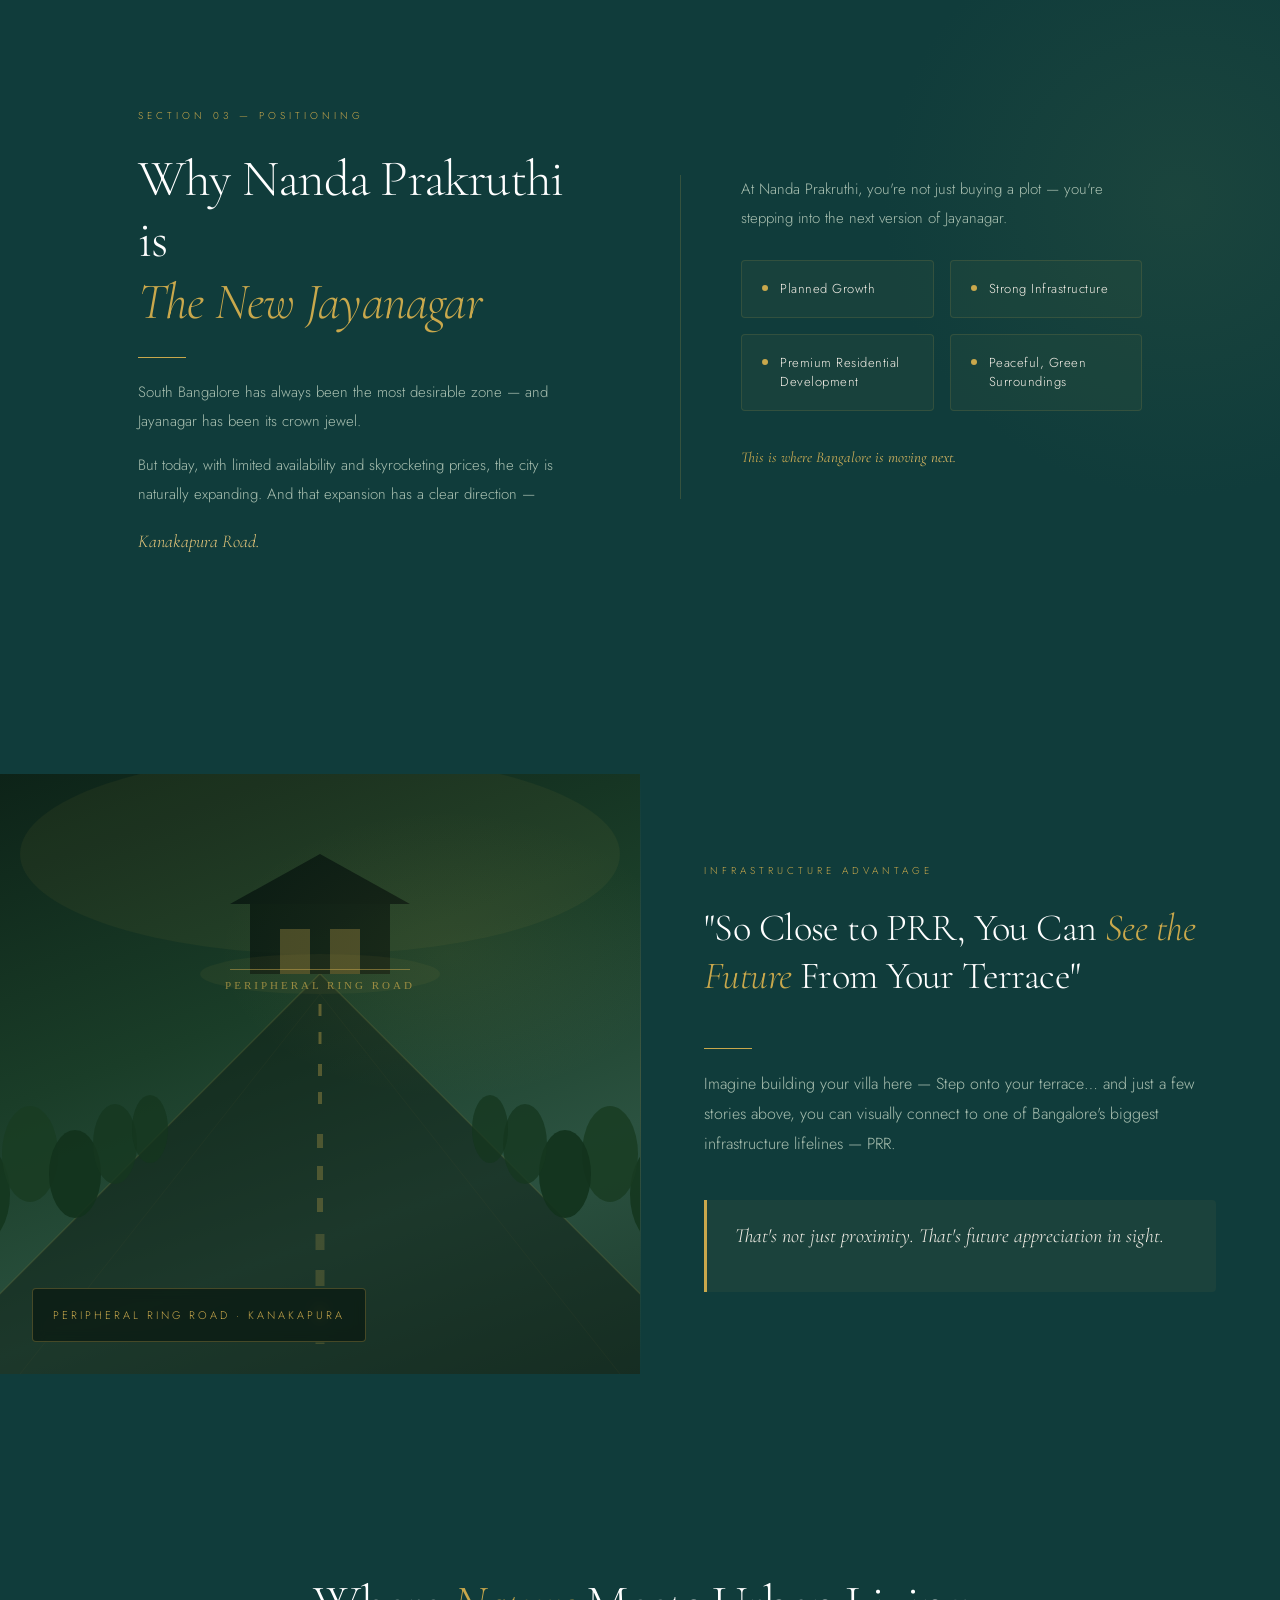
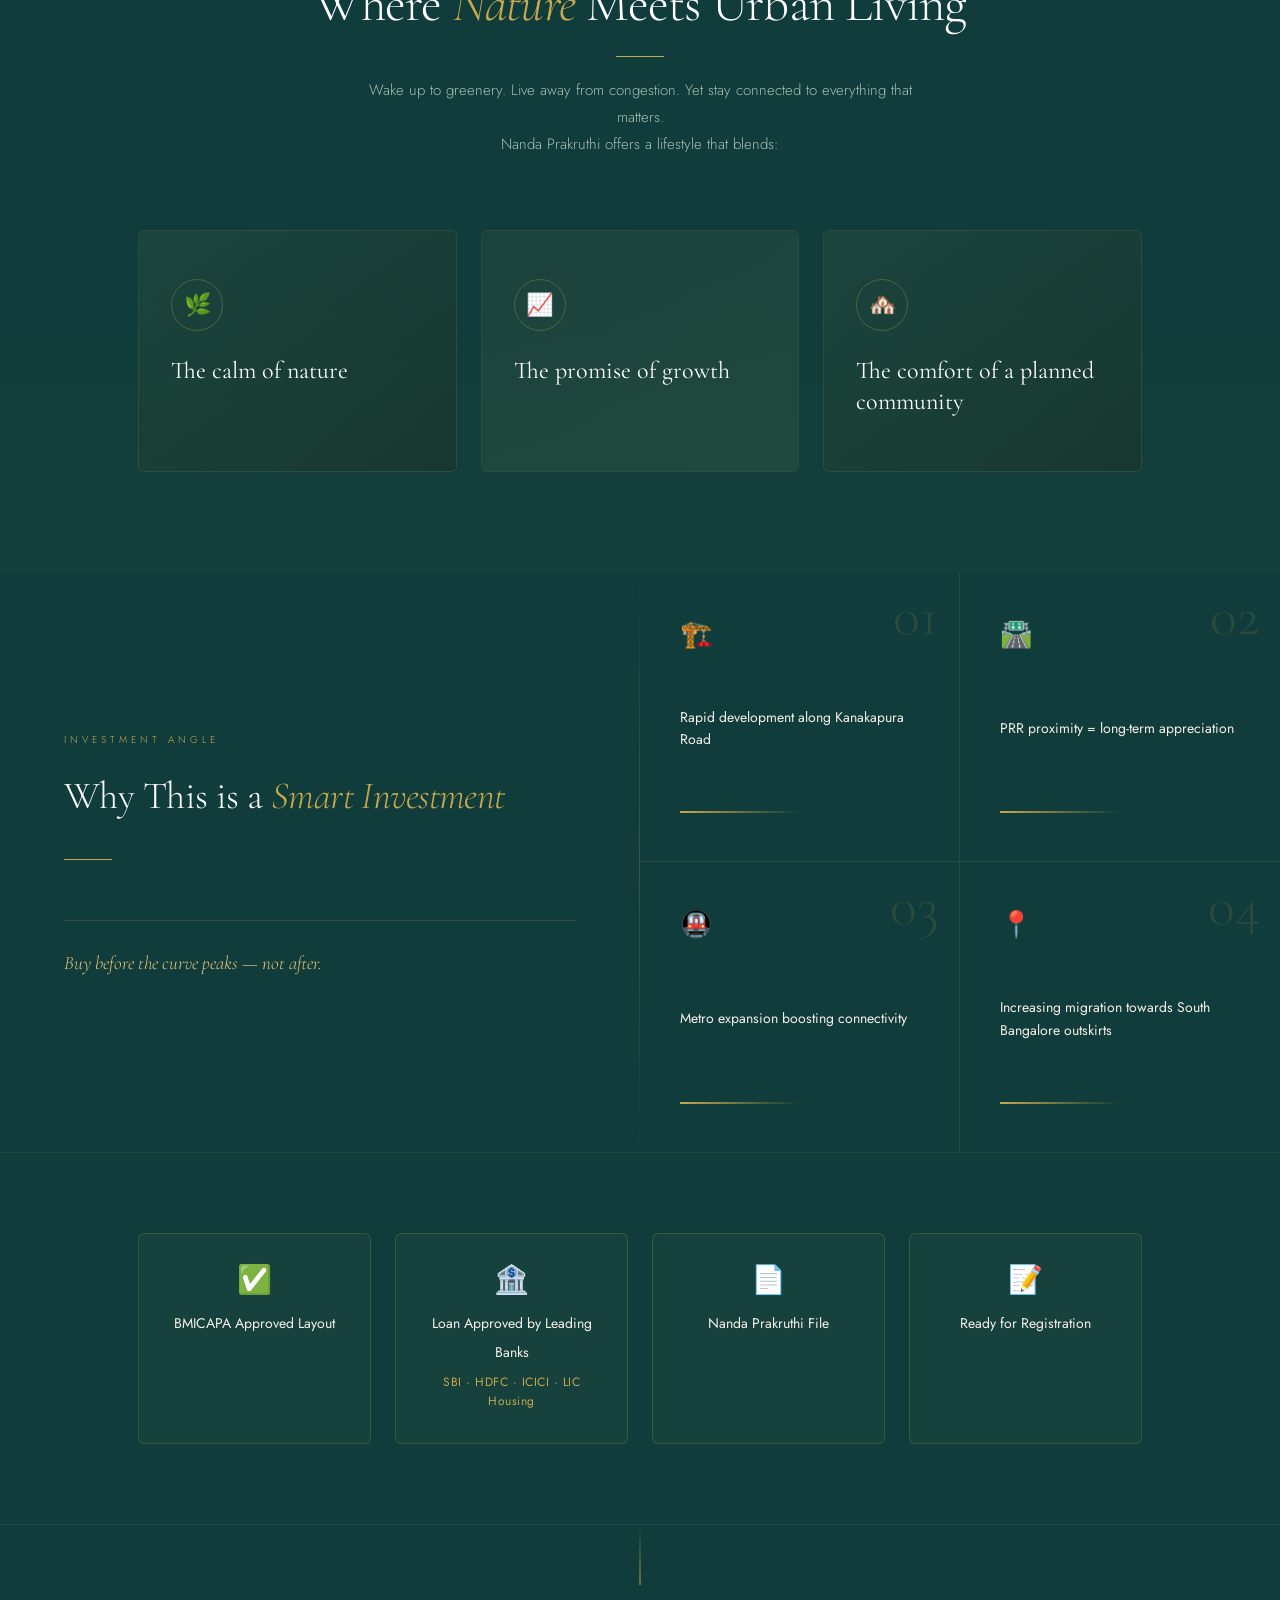
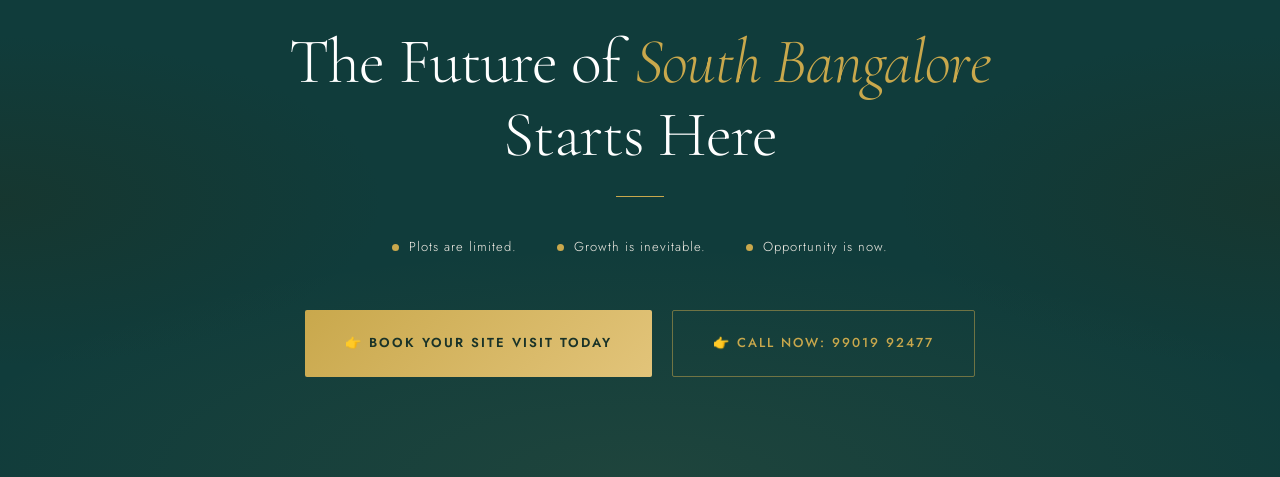
<file: demo.html>
<!DOCTYPE html>
<html lang="en">
<head>
  <meta charset="UTF-8" />
  <meta name="viewport" content="width=device-width, initial-scale=1.0"/>
  <title>Nanda Prakruthi – Additional Sections</title>
  <link href="https://fonts.googleapis.com/css2?family=Cormorant+Garamond:ital,wght@0,300;0,400;0,600;1,300;1,400&family=Jost:wght@300;400;500;600&display=swap" rel="stylesheet"/>
  <link rel="stylesheet" href="./css/style.css">
  <style>
    *, *::before, *::after { box-sizing: border-box; margin: 0; padding: 0; }

    :root {
      --green-deep:   #1a3328;
      --green-mid:    #1e3d2f;
      --green-forest: #2b5240;
      --gold:         #c9a84c;
      --gold-light:   #e2c47a;
      --cream:        #f5f0e8;
      --white:        #ffffff;
      --text-muted:   #a8bfb0;
      --font-serif:   'Cormorant Garamond', Georgia, serif;
      --font-sans:    'Jost', sans-serif;
    }

    body {
      background: var(--green-deep);
      color: var(--cream);
      font-family: var(--font-sans);
      font-weight: 300;
    }

    /* ─── SHARED UTILITIES ─────────────────────────────── */
    .section-label {
      font-family: var(--font-sans);
      font-size: 10px;
      letter-spacing: 4px;
      text-transform: uppercase;
      color: var(--gold);
      display: inline-block;
      margin-bottom: 18px;
    }

    .gold-divider {
      width: 48px;
      height: 1px;
      background: var(--gold);
      margin: 20px auto;
    }

    .gold-divider.left { margin-left: 0; }

    /* ─── SECTION 3: THE BIG IDEA ──────────────────────── */
    #section-big-idea {
      background: var(--bg-dark-1);
      padding: 100px 0;
      position: relative;
      overflow: hidden;
    }

    #section-big-idea::before {
      content: '';
      position: absolute;
      top: -100px; right: -200px;
      width: 600px; height: 600px;
      border-radius: 50%;
      background: radial-gradient(circle, rgba(43,82,64,0.4) 0%, transparent 70%);
      pointer-events: none;
    }

    #section-big-idea::after {
      /* content: '"'; */
      font-family: var(--font-serif);
      font-size: 320px;
      color: rgba(201,168,76,0.05);
      position: absolute;
      top: -40px; left: 30px;
      line-height: 1;
      pointer-events: none;
    }

    .big-idea-inner {
      max-width: 1100px;
      margin: 0 auto;
      padding: 0 48px;
      display: grid;
      grid-template-columns: 1fr 1fr;
      gap: 80px;
      align-items: center;
      position: relative;
      z-index: 1;
    }

    .big-idea-left h2 {
      font-family: var(--font-serif);
      font-size: clamp(36px, 4vw, 52px);
      font-weight: 300;
      line-height: 1.2;
      color: var(--white);
      margin-bottom: 24px;
    }

    .big-idea-left h2 em {
      color: var(--gold);
      font-style: italic;
    }

    .big-idea-left p {
      font-size: 15px;
      line-height: 1.9;
      color: var(--text-muted);
      margin-bottom: 16px;
    }

    .big-idea-right {
      border-left: 1px solid rgba(201,168,76,0.2);
      padding-left: 60px;
    }

    .big-idea-right p {
      font-size: 15px;
      line-height: 1.9;
      color: var(--text-muted);
      margin-bottom: 28px;
    }

    .pillars-grid {
      display: grid;
      grid-template-columns: 1fr 1fr;
      gap: 16px;
      margin-top: 8px;
    }

    .pillar-item {
      background: rgba(43,82,64,0.3);
      border: 1px solid rgba(201,168,76,0.15);
      border-radius: 4px;
      padding: 18px 20px;
      display: flex;
      align-items: flex-start;
      gap: 12px;
      transition: border-color 0.3s, background 0.3s;
    }

    .pillar-item:hover {
      border-color: rgba(201,168,76,0.5);
      background: rgba(43,82,64,0.5);
    }

    .pillar-dot {
      width: 6px;
      height: 6px;
      border-radius: 50%;
      background: var(--gold);
      flex-shrink: 0;
      margin-top: 6px;
    }

    .pillar-item span {
      font-size: 13px;
      letter-spacing: 0.5px;
      color: var(--cream);
      line-height: 1.5;
    }

    .tagline-strip {
      margin-top: 32px;
      background: linear-gradient(90deg, var(--gold), var(--gold-light));
      -webkit-background-clip: text;
      -webkit-text-fill-color: transparent;
      background-clip: text;
      font-family: var(--font-serif);
      font-size: 18px;
      font-style: italic;
      font-weight: 400;
    }

    /* ─── SECTION 4: PRR PROXIMITY — SPLIT LAYOUT ───────── */
    #section-prr {
      background:  var(--bg-dark-1);
      position: relative;
      overflow: hidden;
      min-height: 600px;
      display: grid;
      grid-template-columns: 1fr 1fr;
    }

    .prr-image-side {
      position: relative;
      overflow: hidden;
      min-height: 600px;
    }

    .prr-image-side img {
      width: 100%;
      height: 100%;
      object-fit: cover;
      display: block;
      filter: brightness(0.72) saturate(0.85);
    }

    /* Fallback scenic SVG when no real image */
    .prr-image-placeholder {
      width: 100%;
      height: 100%;
      min-height: 600px;
      background:
        linear-gradient(160deg, #0d2318 0%, #1a3d28 40%, #2b5240 70%, #1e3d2f 100%);
      display: flex;
      align-items: flex-end;
      justify-content: center;
      padding-bottom: 40px;
      position: relative;
    }

    .prr-image-placeholder::before {
      content: '';
      position: absolute;
      inset: 0;
      background:
        radial-gradient(ellipse 60% 40% at 70% 30%, rgba(201,168,76,0.08) 0%, transparent 60%),
        url("data:image/svg+xml,%3Csvg xmlns='http://www.w3.org/2000/svg' width='800' height='600'%3E%3C!-- sky glow --%3E%3Cellipse cx='400' cy='80' rx='300' ry='100' fill='rgba(201,168,76,0.06)'/%3E%3C!-- road perspective lines --%3E%3Cline x1='400' y1='200' x2='0' y2='600' stroke='rgba(201,168,76,0.18)' stroke-width='1.5'/%3E%3Cline x1='400' y1='200' x2='800' y2='600' stroke='rgba(201,168,76,0.18)' stroke-width='1.5'/%3E%3Cline x1='400' y1='220' x2='100' y2='600' stroke='rgba(201,168,76,0.08)' stroke-width='1'/%3E%3Cline x1='400' y1='220' x2='700' y2='600' stroke='rgba(201,168,76,0.08)' stroke-width='1'/%3E%3C!-- road surface --%3E%3Cpath d='M0,600 L400,200 L800,600 Z' fill='rgba(15,30,22,0.5)'/%3E%3C!-- center dashes --%3E%3Cline x1='400' y1='230' x2='400' y2='270' stroke='rgba(201,168,76,0.4)' stroke-width='3' stroke-dasharray='12,16'/%3E%3Cline x1='400' y1='290' x2='400' y2='340' stroke='rgba(201,168,76,0.35)' stroke-width='4' stroke-dasharray='12,16'/%3E%3Cline x1='400' y1='360' x2='400' y2='440' stroke='rgba(201,168,76,0.3)' stroke-width='6' stroke-dasharray='14,18'/%3E%3Cline x1='400' y1='460' x2='400' y2='570' stroke='rgba(201,168,76,0.22)' stroke-width='9' stroke-dasharray='16,20'/%3E%3C!-- trees left --%3E%3Cellipse cx='60' cy='420' rx='30' ry='50' fill='rgba(20,55,30,0.9)'/%3E%3Cellipse cx='110' cy='380' rx='28' ry='48' fill='rgba(25,60,35,0.85)'/%3E%3Cellipse cx='155' cy='400' rx='26' ry='44' fill='rgba(18,50,28,0.9)'/%3E%3Cellipse cx='195' cy='370' rx='22' ry='40' fill='rgba(22,56,32,0.8)'/%3E%3Cellipse cx='230' cy='355' rx='18' ry='34' fill='rgba(20,54,30,0.75)'/%3E%3C!-- trees right --%3E%3Cellipse cx='740' cy='420' rx='30' ry='50' fill='rgba(20,55,30,0.9)'/%3E%3Cellipse cx='690' cy='380' rx='28' ry='48' fill='rgba(25,60,35,0.85)'/%3E%3Cellipse cx='645' cy='400' rx='26' ry='44' fill='rgba(18,50,28,0.9)'/%3E%3Cellipse cx='605' cy='370' rx='22' ry='40' fill='rgba(22,56,32,0.8)'/%3E%3Cellipse cx='570' cy='355' rx='18' ry='34' fill='rgba(20,54,30,0.75)'/%3E%3C!-- villa silhouette --%3E%3Crect x='330' y='130' width='140' height='70' fill='rgba(10,26,18,0.85)'/%3E%3Cpolygon points='310,130 400,80 490,130' fill='rgba(10,26,18,0.9)'/%3E%3Crect x='360' y='155' width='30' height='45' fill='rgba(201,168,76,0.3)'/%3E%3Crect x='410' y='155' width='30' height='45' fill='rgba(201,168,76,0.3)'/%3E%3C!-- PRR label --%3E%3Crect x='310' y='195' width='180' height='1' fill='rgba(201,168,76,0.5)'/%3E%3Ctext x='400' y='215' font-family='Georgia,serif' font-size='11' fill='rgba(201,168,76,0.7)' text-anchor='middle' letter-spacing='3'%3EPERIPHERAL RING ROAD%3C/text%3E%3C!-- horizon glow --%3E%3Cellipse cx='400' cy='200' rx='120' ry='20' fill='rgba(201,168,76,0.06)'/%3E%3C/svg%3E");
      background-size: cover;
      background-position: center;
    }

    .prr-image-label {
      position: absolute;
      bottom: 32px;
      left: 32px;
      background: rgba(10,26,18,0.75);
      border: 1px solid rgba(201,168,76,0.3);
      border-radius: 4px;
      padding: 12px 20px;
      font-size: 11px;
      letter-spacing: 3px;
      text-transform: uppercase;
      color: var(--gold);
      backdrop-filter: blur(6px);
    }

    .prr-image-overlay-bar {
      position: absolute;
      top: 0; left: 0; right: 0;
      height: 4px;
      background: linear-gradient(90deg, var(--gold), var(--gold-light), transparent);
    }

    .prr-content-side {
      padding: 80px 64px;
      display: flex;
      flex-direction: column;
      justify-content: center;
      position: relative;
    }

    .prr-content-side::before {
      content: '';
      position: absolute;
      top: 0; bottom: 0; left: 0;
      width: 1px;
      background: linear-gradient(to bottom, transparent, rgba(201,168,76,0.25), transparent);
    }

    .prr-content-side h2 {
      font-family: var(--font-serif);
      font-size: clamp(28px, 3vw, 44px);
      font-weight: 300;
      line-height: 1.25;
      color: var(--white);
      margin-bottom: 28px;
    }

    .prr-content-side h2 em {
      color: var(--gold);
      font-style: italic;
    }

    .prr-content-side .prr-body {
      font-size: 16px;
      line-height: 1.9;
      color: var(--text-muted);
      margin-bottom: 40px;
    }

    .prr-quote-inline {
      border-left: 3px solid var(--gold);
      padding: 20px 28px;
      background: rgba(201,168,76,0.06);
      border-radius: 0 4px 4px 0;
    }

    .prr-quote-inline p {
      font-family: var(--font-serif);
      font-size: clamp(16px, 1.6vw, 20px);
      font-style: italic;
      font-weight: 300;
      color: var(--cream);
      line-height: 1.6;
    }

    /* ─── SECTION 6: LIFESTYLE ─────────────────────────── */
    #section-lifestyle {
      background:  var(--bg-dark-1);
      padding: 100px 0;
      position: relative;
      overflow: hidden;
    }

    #section-lifestyle::before {
      content: '';
      position: absolute;
      bottom: 0; left: 0; right: 0;
      height: 300px;
      background: linear-gradient(to top, rgba(43,82,64,0.15), transparent);
      pointer-events: none;
    }

    .lifestyle-inner {
      max-width: 1100px;
      margin: 0 auto;
      padding: 0 48px;
      position: relative;
      z-index: 1;
    }

    .lifestyle-header {
      text-align: center;
      margin-bottom: 72px;
    }

    .lifestyle-header h2 {
      font-family: var(--font-serif);
      font-size: clamp(36px, 4vw, 56px);
      font-weight: 300;
      color: var(--white);
      line-height: 1.2;
      margin-bottom: 16px;
    }

    .lifestyle-header h2 em {
      color: var(--gold);
      font-style: italic;
    }

    .lifestyle-header p {
      font-size: 15px;
      color: var(--text-muted);
      max-width: 560px;
      margin: 0 auto;
      line-height: 1.8;
    }

    .lifestyle-cards {
      display: grid;
      grid-template-columns: repeat(3, 1fr);
      gap: 24px;
    }

    .lifestyle-card {
      position: relative;
      padding: 48px 32px 40px;
      border: 1px solid rgba(201,168,76,0.15);
      border-radius: 6px;
      overflow: hidden;
      transition: border-color 0.4s, transform 0.3s;
    }

    .lifestyle-card:hover {
      border-color: rgba(201,168,76,0.45);
      transform: translateY(-4px);
    }

    .lifestyle-card::before {
      content: '';
      position: absolute;
      inset: 0;
      background: linear-gradient(145deg, rgba(43,82,64,0.4), rgba(26,51,40,0.6));
      z-index: 0;
    }

    .lifestyle-card:nth-child(2)::before {
      background: linear-gradient(145deg, rgba(201,168,76,0.06), rgba(43,82,64,0.5));
    }

    .lifestyle-card-content {
      position: relative;
      z-index: 1;
    }

    .lifestyle-card .card-number {
      font-family: var(--font-serif);
      font-size: 64px;
      font-weight: 300;
      color: rgba(201,168,76,0.12);
      line-height: 1;
      position: absolute;
      top: 32px; right: 24px;
    }

    .lifestyle-card .card-icon-wrap {
      width: 52px;
      height: 52px;
      border: 1px solid rgba(201,168,76,0.3);
      border-radius: 50%;
      display: flex;
      align-items: center;
      justify-content: center;
      font-size: 22px;
      margin-bottom: 24px;
    }

    .lifestyle-card h3 {
      font-family: var(--font-serif);
      font-size: 24px;
      font-weight: 400;
      color: var(--white);
      margin-bottom: 14px;
      line-height: 1.3;
    }

    .lifestyle-card p {
      font-size: 14px;
      line-height: 1.8;
      color: var(--text-muted);
    }

    .lifestyle-bottom {
      margin-top: 56px;
      text-align: center;
      padding: 40px;
      border-top: 1px solid rgba(201,168,76,0.15);
    }

    .lifestyle-bottom p {
      font-family: var(--font-serif);
      font-size: clamp(20px, 2.2vw, 28px);
      font-style: italic;
      font-weight: 300;
      color: var(--cream);
      line-height: 1.5;
    }

    .lifestyle-bottom p em {
      color: var(--gold);
      font-style: italic;
    }

    /* ─── SECTION 10: FINAL CTA ─────────────────────────── */
    #section-cta {
      background:  var(--bg-dark-1);
      padding: 100px 0;
      position: relative;
      overflow: hidden;
    }

    #section-cta::before {
      content: '';
      position: absolute;
      inset: 0;
      background:
        radial-gradient(ellipse 80% 60% at 50% 100%, rgba(201,168,76,0.08) 0%, transparent 70%),
        radial-gradient(ellipse 50% 50% at 0% 50%, rgba(26,51,40,0.6) 0%, transparent 60%),
        radial-gradient(ellipse 50% 50% at 100% 50%, rgba(26,51,40,0.6) 0%, transparent 60%);
      pointer-events: none;
    }

    /* Decorative leaf lines */
    #section-cta::after {
      content: '';
      position: absolute;
      top: 0; left: 50%; transform: translateX(-50%);
      width: 1px;
      height: 60px;
      background: linear-gradient(to bottom, transparent, var(--gold));
    }

    .cta-inner {
      max-width: 860px;
      margin: 0 auto;
      padding: 0 48px;
      text-align: center;
      position: relative;
      z-index: 1;
    }

    .cta-inner h2 {
      font-family: var(--font-serif);
      font-size: clamp(36px, 5vw, 64px);
      font-weight: 300;
      color: var(--white);
      line-height: 1.15;
      margin-bottom: 24px;
    }

    .cta-inner h2 em {
      color: var(--gold);
      font-style: italic;
    }

    .cta-urgency-row {
      display: flex;
      justify-content: center;
      gap: 40px;
      margin: 36px 0;
      flex-wrap: wrap;
    }

    .urgency-pill {
      display: flex;
      align-items: center;
      gap: 10px;
      font-size: 13px;
      letter-spacing: 1px;
      color: var(--cream);
    }

    .urgency-dot {
      width: 7px;
      height: 7px;
      border-radius: 50%;
      background: var(--gold);
      flex-shrink: 0;
    }

    .cta-buttons {
      display: flex;
      justify-content: center;
      gap: 20px;
      margin-top: 48px;
      flex-wrap: wrap;
    }

    .btn-primary {
      background: linear-gradient(135deg, var(--gold), var(--gold-light));
      color: var(--green-deep);
      font-family: var(--font-sans);
      font-size: 13px;
      font-weight: 600;
      letter-spacing: 2px;
      text-transform: uppercase;
      padding: 18px 40px;
      border: none;
      border-radius: 2px;
      cursor: pointer;
      transition: opacity 0.3s, transform 0.2s;
      text-decoration: none;
      display: inline-flex;
      align-items: center;
      gap: 10px;
    }

    .btn-primary:hover {
      opacity: 0.88;
      transform: translateY(-2px);
    }

    .btn-secondary {
      background: transparent;
      color: var(--gold);
      font-family: var(--font-sans);
      font-size: 13px;
      font-weight: 500;
      letter-spacing: 2px;
      text-transform: uppercase;
      padding: 18px 40px;
      border: 1px solid rgba(201,168,76,0.5);
      border-radius: 2px;
      cursor: pointer;
      transition: border-color 0.3s, background 0.3s, transform 0.2s;
      text-decoration: none;
      display: inline-flex;
      align-items: center;
      gap: 10px;
    }

    .btn-secondary:hover {
      border-color: var(--gold);
      background: rgba(201,168,76,0.06);
      transform: translateY(-2px);
    }

    .cta-note {
      margin-top: 32px;
      font-size: 12px;
      letter-spacing: 1px;
      color: var(--text-muted);
    }

    /* ─── RESPONSIVE ────────────────────────────────────── */
    @media (max-width: 900px) {
      #section-prr, #section-investment { grid-template-columns: 1fr; }
      .prr-image-side { min-height: 320px; }
      .prr-image-placeholder { min-height: 320px; }
      .prr-content-side { padding: 56px 40px; }
      .prr-content-side::before { display: none; }
      .invest-content-side { padding: 56px 40px; }
      .invest-content-side::after { display: none; }
    }
    @media (max-width: 768px) {
      .big-idea-inner { grid-template-columns: 1fr; gap: 48px; }
      .big-idea-right { border-left: none; padding-left: 0; border-top: 1px solid rgba(201,168,76,0.2); padding-top: 40px; }
      .lifestyle-cards { grid-template-columns: 1fr; }
      .pillars-grid { grid-template-columns: 1fr; }
      .trust-badges { grid-template-columns: 1fr 1fr; }
      .big-idea-inner, .lifestyle-inner, .cta-inner, .trust-inner { padding: 0 24px; }
      .prr-content-side, .invest-content-side { padding: 40px 24px; }
      .invest-grid-side { grid-template-columns: 1fr; }
    }
    @media (max-width: 480px) {
      .trust-badges { grid-template-columns: 1fr; }
    }

    /* ─── SECTION 8: INVESTMENT — STATS GRID LAYOUT ─────── */
    #section-investment {
      background:  var(--bg-dark-1);
      padding: 0;
      position: relative;
      overflow: hidden;
      display: grid;
      grid-template-columns: 1fr 1fr;
      min-height: 580px;
    }

    .invest-content-side {
      padding: 80px 64px;
      display: flex;
      flex-direction: column;
      justify-content: center;
      background:  var(--bg-dark-1);
      position: relative;
    }

    .invest-content-side::after {
      content: '';
      position: absolute;
      top: 0; bottom: 0; right: 0;
      width: 1px;
      background: linear-gradient(to bottom, transparent, rgba(201,168,76,0.25), transparent);
    }

    .invest-content-side h2 {
      font-family: var(--font-serif);
      font-size: clamp(30px, 3vw, 46px);
      font-weight: 300;
      color: var(--white);
      line-height: 1.2;
      margin-bottom: 20px;
    }

    .invest-content-side h2 em {
      color: var(--gold);
      font-style: italic;
    }

    .invest-tagline {
      font-family: var(--font-serif);
      font-size: 19px;
      font-style: italic;
      color: var(--gold-light);
      margin-top: 40px;
      padding-top: 28px;
      border-top: 1px solid rgba(201,168,76,0.2);
    }

    .invest-grid-side {
      display: grid;
      grid-template-columns: 1fr 1fr;
      grid-template-rows: 1fr 1fr;
    }

    .invest-stat-card {
      padding: 48px 40px;
      position: relative;
      overflow: hidden;
      display: flex;
      flex-direction: column;
      justify-content: space-between;
      transition: background 0.3s;
    }

    .invest-stat-card:nth-child(1) { background:  var(--bg-dark-1); border-right: 1px solid rgba(201,168,76,0.12); border-bottom: 1px solid rgba(201,168,76,0.12); }
    .invest-stat-card:nth-child(2) { background:  var(--bg-dark-1); border-bottom: 1px solid rgba(201,168,76,0.12); }
    .invest-stat-card:nth-child(3) { background:  var(--bg-dark-1); border-right: 1px solid rgba(201,168,76,0.12); }
    .invest-stat-card:nth-child(4) { background:  var(--bg-dark-1); }

    .invest-stat-card:hover { background: rgba(43,82,64,0.5); }

    .invest-stat-card .stat-number {
      font-family: var(--font-serif);
      font-size: 56px;
      font-weight: 300;
      color: rgba(201,168,76,0.15);
      line-height: 1;
      position: absolute;
      top: 16px; right: 20px;
    }

    .invest-stat-card .stat-icon {
      font-size: 26px;
      margin-bottom: 16px;
    }

    .invest-stat-card .stat-text {
      font-family: var(--font-sans);
      font-size: 14px;
      font-weight: 400;
      color: var(--cream);
      line-height: 1.6;
      position: relative;
      z-index: 1;
    }

    .invest-stat-card .stat-bar {
      height: 2px;
      background: linear-gradient(90deg, var(--gold), transparent);
      margin-top: 20px;
      width: 50%;
      transition: width 0.4s;
    }

    .invest-stat-card:hover .stat-bar { width: 100%; }

    /* ─── SECTION 9: TRUST ───────────────────────────────── */
    #section-trust {
      background:  var(--bg-dark-1);
      padding: 80px 0;
      border-top: 1px solid rgba(201,168,76,0.1);
      border-bottom: 1px solid rgba(201,168,76,0.1);
    }

    .trust-inner {
      max-width: 1100px;
      margin: 0 auto;
      padding: 0 48px;
    }

    .trust-badges {
      display: grid;
      grid-template-columns: repeat(4, 1fr);
      gap: 24px;
    }

    .trust-badge {
      background: rgba(43,82,64,0.25);
      border: 1px solid rgba(201,168,76,0.2);
      border-radius: 6px;
      padding: 32px 24px;
      text-align: center;
      transition: border-color 0.3s, background 0.3s;
    }

    .trust-badge:hover {
      border-color: rgba(201,168,76,0.5);
      background: rgba(43,82,64,0.45);
    }

    .badge-icon {
      font-size: 28px;
      margin-bottom: 14px;
    }

    .trust-badge span {
      font-size: 14px;
      color: var(--cream);
      line-height: 1.6;
      font-weight: 400;
    }

    .trust-badge small {
      display: block;
      font-size: 12px;
      color: var(--gold);
      margin-top: 6px;
      letter-spacing: 0.5px;
    }

  </style>
</head>
<body>

<!-- ════════════════════════════════════════════════════
     SECTION 3: THE BIG IDEA
════════════════════════════════════════════════════ -->
<section id="section-big-idea">
  <div class="big-idea-inner">

    <div class="big-idea-left">
      <span class="section-label">Section 03 — Positioning</span>
      <h2>Why Nanda Prakruthi is<br><em>The New Jayanagar</em></h2>
      <div class="gold-divider left"></div>
      <p>South Bangalore has always been the most desirable zone — and Jayanagar has been its crown jewel.</p>
      <p>But today, with limited availability and skyrocketing prices, the city is naturally expanding. And that expansion has a clear direction —</p>
      <p style="color: var(--gold-light); font-family: var(--font-serif); font-size: 18px; font-style: italic;">Kanakapura Road.</p>
    </div>

    <div class="big-idea-right">
      <p>At Nanda Prakruthi, you're not just buying a plot — you're stepping into the next version of Jayanagar.</p>
      <div class="pillars-grid">
        <div class="pillar-item">
          <div class="pillar-dot"></div>
          <span>Planned Growth</span>
        </div>
        <div class="pillar-item">
          <div class="pillar-dot"></div>
          <span>Strong Infrastructure</span>
        </div>
        <div class="pillar-item">
          <div class="pillar-dot"></div>
          <span>Premium Residential Development</span>
        </div>
        <div class="pillar-item">
          <div class="pillar-dot"></div>
          <span>Peaceful, Green Surroundings</span>
        </div>
      </div>
      <p class="tagline-strip">This is where Bangalore is moving next.</p>
    </div>

  </div>
</section>

<!-- ════════════════════════════════════════════════════
     SECTION 4: PRR PROXIMITY
════════════════════════════════════════════════════ -->
<section id="section-prr">
  <!-- LEFT: Visual / Image side -->
  <div class="prr-image-side">
    <div class="prr-image-overlay-bar"></div>
    <div class="prr-image-placeholder"></div>
    <div class="prr-image-label">Peripheral Ring Road · Kanakapura</div>
  </div>

  <!-- RIGHT: Content side -->
  <div class="prr-content-side">
    <span class="section-label">Infrastructure Advantage</span>
    <h2>"So Close to PRR, You Can <em>See the Future</em> From Your Terrace"</h2>
    <div class="gold-divider left"></div>
    <p class="prr-body">Imagine building your villa here — Step onto your terrace… and just a few stories above, you can visually connect to one of Bangalore's biggest infrastructure lifelines — PRR.</p>
    <div class="prr-quote-inline">
      <p>That's not just proximity. That's future appreciation in sight.</p>
    </div>
  </div>
</section>

<!-- ════════════════════════════════════════════════════
     SECTION 6: LIFESTYLE POSITIONING
════════════════════════════════════════════════════ -->
<section id="section-lifestyle">
  <div class="lifestyle-inner">

    <div class="lifestyle-header">
      <h2>Where <em>Nature</em> Meets Urban Living</h2>
      <div class="gold-divider"></div>
      <p>Wake up to greenery. Live away from congestion. Yet stay connected to everything that matters.</p>
      <p class="lifestyle-sub">Nanda Prakruthi offers a lifestyle that blends:</p>
    </div>

    <div class="lifestyle-cards">

      <div class="lifestyle-card">
        <div class="lifestyle-card-content">
          <div class="card-icon-wrap">🌿</div>
          <h3>The calm of nature</h3>
        </div>
      </div>

      <div class="lifestyle-card">
        <div class="lifestyle-card-content">
          <div class="card-icon-wrap">📈</div>
          <h3>The promise of growth</h3>
        </div>
      </div>

      <div class="lifestyle-card">
        <div class="lifestyle-card-content">
          <div class="card-icon-wrap">🏘️</div>
          <h3>The comfort of a planned community</h3>
        </div>
      </div>

    </div>

  </div>
</section>

<!-- ════════════════════════════════════════════════════
     SECTION 8: INVESTMENT ANGLE
════════════════════════════════════════════════════ -->
<section id="section-investment">

  <!-- LEFT: Heading + tagline -->
  <div class="invest-content-side">
    <span class="section-label">Investment Angle</span>
    <h2>Why This is a <em>Smart Investment</em></h2>
    <div class="gold-divider left"></div>
    <p class="invest-tagline">Buy before the curve peaks — not after.</p>
  </div>

  <!-- RIGHT: 2×2 reason cards -->
  <div class="invest-grid-side">

    <div class="invest-stat-card">
      <div class="stat-number">01</div>
      <div class="stat-icon">🏗️</div>
      <div class="stat-text">Rapid development along Kanakapura Road</div>
      <div class="stat-bar"></div>
    </div>

    <div class="invest-stat-card">
      <div class="stat-number">02</div>
      <div class="stat-icon">🛣️</div>
      <div class="stat-text">PRR proximity = long-term appreciation</div>
      <div class="stat-bar"></div>
    </div>

    <div class="invest-stat-card">
      <div class="stat-number">03</div>
      <div class="stat-icon">🚇</div>
      <div class="stat-text">Metro expansion boosting connectivity</div>
      <div class="stat-bar"></div>
    </div>

    <div class="invest-stat-card">
      <div class="stat-number">04</div>
      <div class="stat-icon">📍</div>
      <div class="stat-text">Increasing migration towards South Bangalore outskirts</div>
      <div class="stat-bar"></div>
    </div>

  </div>

</section>

<!-- ════════════════════════════════════════════════════
     SECTION 9: TRUST / APPROVALS
════════════════════════════════════════════════════ -->
<section id="section-trust">
  <div class="trust-inner">
    <div class="trust-badges">
      <div class="trust-badge">
        <div class="badge-icon">✅</div>
        <span>BMICAPA Approved Layout</span>
      </div>
      <div class="trust-badge">
        <div class="badge-icon">🏦</div>
        <span>Loan Approved by Leading Banks<br><small>SBI · HDFC · ICICI · LIC Housing</small></span>
      </div>
      <div class="trust-badge">
        <div class="badge-icon">📄</div>
        <span>Nanda Prakruthi File</span>
      </div>
      <div class="trust-badge">
        <div class="badge-icon">📝</div>
        <span>Ready for Registration</span>
      </div>
    </div>
  </div>
</section>

<!-- ════════════════════════════════════════════════════
     SECTION 10: FINAL CTA
════════════════════════════════════════════════════ -->
<section id="section-cta">
  <div class="cta-inner">

    <h2>The Future of <em>South Bangalore</em> Starts Here</h2>

    <div class="gold-divider"></div>

    <div class="cta-urgency-row">
      <div class="urgency-pill">
        <div class="urgency-dot"></div>
        <span>Plots are limited.</span>
      </div>
      <div class="urgency-pill">
        <div class="urgency-dot"></div>
        <span>Growth is inevitable.</span>
      </div>
      <div class="urgency-pill">
        <div class="urgency-dot"></div>
        <span>Opportunity is now.</span>
      </div>
    </div>

    <div class="cta-buttons">
      <a href="#" class="btn-primary">
        👉 Book Your Site Visit Today
      </a>
      <a href="tel:9901992477" class="btn-secondary">
        👉 Call Now: 99019 92477
      </a>
    </div>

  </div>
</section>

</body>
</html>
</file>
<file: css/style.css>
@charset "UTF-8";@import url(https://fonts.googleapis.com/css2?family=Jost:ital,wght@0,400&display=swap);@import url(https://fonts.googleapis.com/css2?family=DM+Sans:ital,wght@0,400&display=swap);*{--body-font:"DM Sans",Helvetica,Arial,sans-serif;--body-font-size:16px;--body-font-color:rgba(0, 0, 0, .6);--body-font-color-dark:rgba(255, 255, 255, .6);--body-font-weight:400;--heading-font:"Jost",Helvetica,Arial,sans-serif;--heading-font-weight:400;--heading-font-color:#000000;--heading-text-transform:none;--h1-font-size:60px;--h1-font-weight:var(--heading-font-weight);--h1-letter-spacing:-0.02em;--h1-line-height:1.15em;--h1-margin-bottom:20px;--h2-font:var(--heading-font);--h2-font-size:48px;--h2-font-weight:var(--heading-font-weight);--h2-letter-spacing:-0.015em;--h2-line-height:1.2em;--h2-margin-bottom:25px;--h3-font-size:26px;--h3-font-weight:var(--heading-font-weight);--h3-letter-spacing:0;--h3-line-height:1.5em;--h3-margin-bottom:10px;--h4-font-size:20px;--h4-font-weight:var(--heading-font-weight);--h4-letter-spacing:0;--h4-line-height:1.6em;--h4-margin-bottom:10px;--h5-font-size:18px;--h5-font-weight:var(--heading-font-weight);--h5-letter-spacing:0;--h5-line-height:1.6em;--h5-margin-bottom:10px;--h6-font-size:16px;--h6-font-weight:var(--heading-font-weight);--h6-letter-spacing:0;--h6-line-height:1.6em;--h6-margin-bottom:10px;--mainmenu-font:var(--title-font);--mainmenu-font-size:16px;--mainmenu-font-weight:600;--mainmenu-letter-spacing:0;--mainmenu-text-transform:none;--logo-width:180px;--logo-footer-width:150px;--border-default:solid 1px rgba(30, 30, 30, 1);--bg-color-even:#E8E8E8;--bg-color-odd:#F4F4F4;--bg-light:#F8F9FA;--bg-dark-1:#103C3B;--bg-dark-2:#1E4645;--bg-dark-3:#0c3130;--bg-dark-1-rgb:16,60,59;--bg-grey:#eeeeee;--bg-gradient-1:0deg,rgba(var(--primary-color-rgb), .1) 0%,rgba(var(--secondary-color-rgb), .2) 100%;--swiper-theme-color:var(--secondary-color);--rounded-1:10px;--border-color:#bbbbbb;--container-max-width:1240px;--btn-color:#fff;--btn-hover-bg:var(--bg-dark-1);--btn-font-family:var(--body-font);--btn-font-size:12px;--btn-font-weight:bold;--btn-letter-spacing:2px;--btn-padding:4px 20px;--btn-rounded:6px;--btn-text-decoration:none;--btn-text-transform:uppercase}.bg-color{background:var(--primary-color)}.bg-light{background:var(--bg-light)!important}.bg-dark,.bg-dark-1{background-color:var(--bg-dark-1)!important}.bg-dark-2{background-color:var(--bg-dark-2)!important}.bg-dark-3{background-color:var(--bg-dark-3)!important}.bg-grey{background-color:var(--bg-grey)!important}.bg-gradient-1{background:-moz-linear-gradient(var(--bg-gradient-1))!important;background:-webkit-linear-gradient(var(--bg-gradient-1))!important;background:linear-gradient(var(--bg-gradient-1))!important}.id-color{color:var(--primary-color)}.rounded-1{border-radius:var(--rounded-1)!important;-moz-border-radius:var(--rounded-1)!important;-webkit-border-radius:var(--rounded-1)!important}.alt-font-1{font-family:var(--alt-font-1)}html{position:relative;overflow-x:hidden;padding:0;margin:0}body{overflow:hidden;font-family:var(--body-font);font-size:var(--body-font-size);font-weight:var(--body-font-weight);color:var(--body-font-color);padding:0;line-height:1.8em;word-spacing:0}body.dark-scheme{color:var(--body-font-color-dark);background:var(--bg-dark-1)}a,a:hover{color:var(--body-font-color);text-decoration:none;outline:0}.dark-scheme a,.dark-scheme a:hover,.text-light a,.text-light a:hover{color:var(--body-font-color-dark);text-decoration:none;outline:0}header{width:100%;position:absolute;left:0;z-index:1001;background:var(--bg-dark-1);margin:0}header.header-s1{top:0}header.header-bg{background:rgba(0,0,0,.5)}header.transparent{background:0 0}body:not(.side-layout) header:not(.smaller):not(.header-mobile).header-light.transparent{background:rgba(255,255,255,0)}header.autoshow{top:-120px;height:70px!important}header.autoshow.scrollOff,header.autoshow.scrollOn{-o-transition:.5s;-ms-transition:.5s;-moz-transition:.5s;-webkit-transition:.5s;transition:.5s;outline:0}header.autoshow.scrollOn{top:0}header.autoshow.scrollOff{top:-120px}header div#logo{color:#fff;-webkit-transition:all .3s;-moz-transition:all .3s;-ms-transition:all .3s;-o-transition:all .3s;transition:all .3s}header .logo-2{display:none}header .logo-scroll{display:none}header .logo,header .logo-2{font-family:var(--body-font);color:#fff;font-size:40px;font-weight:300}header .logo-2{color:#333}header.header-full nav{float:left}header nav a{-webkit-transition:all .3s;-moz-transition:all .3s;-ms-transition:all .3s;-o-transition:all .3s;transition:all .3s}header nav a:hover{color:#555}header.smaller #mainmenu ul ul{top:0}header.smaller{position:fixed;top:0;background:var(--bg-dark-1);-webkit-backdrop-filter:blur(10px);-o-backdrop-filter:blur(10px);-moz-backdrop-filter:blur(10px);backdrop-filter:blur(10px);border:none}header.header-mobile.header-float .header-inner,header.smaller.header-float .header-inner{background:0 0;margin-top:0;padding:0}header.smaller.header-float.header-light .header-inner{background:0 0}header.header-light.smaller{background:rgba(255,255,255,1)}.scroll-down{margin-top:-90px}.scroll-up{margin-top:0}header.header-center.scroll-down{margin-top:-175px}header.header-center #logo-center{display:inline-block;padding-top:40px}header.header-center #mainmenu{display:inline-block}header.header-center{text-align:center}header.header-center #logo{display:none}header.smaller .logo-init{display:none}header.smaller #topbar{margin-top:-42px;overflow:hidden}header.smaller #topbar.topbar-dark{background:rgba(34,34,34,.05)}header.smaller #topbar.topbar-dark a{color:#333}header .logo-mobile{display:none}header.smaller.scroll-light{background:#fff}header.scroll-light .logo-scroll{display:none}header.smaller.scroll-light .logo-main{display:none}header.smaller.scroll-light .logo-scroll{display:block}header.smaller.scroll-dark{background:var(--bg-color-even)}header.header-light .h-phone,header.smaller.scroll-light .h-phone{color:#202020}header:not(.header-light).smaller.scroll-light div#logo .logo{display:none}header.smaller.scroll-light div#logo .logo-2{display:inline-block}header.smaller.scroll-light div#logo .logo-scroll{display:inline-block}header.smaller.header-light div#logo .logo{display:none}header.smaller.scroll-light .social-icons i{color:var(--heading-font-color)}header.smaller.scroll-light #mainmenu li a,header.smaller.scroll-light #mainmenu li.has-child:after{color:var(--heading-font-color)}.logo-smaller div#logo{width:150px;height:30px;line-height:65px;font-size:30px}.logo-smaller div#logo img{font-size:30px}div#logo img{max-width:var(--logo-width)}footer .logo-footer{max-width:var(--logo-footer-width)}header.smaller div#logo .logo-1{display:none}header.smaller div#logo .logo-2{display:inline-block}.logo-small{margin-bottom:20px}header.header-full{padding-left:30px;padding-right:30px}header .header-row{text-align:center}header .header-col{position:relative;height:100%}header .header-col.left{float:left;padding:0 30px 0 0}header .header-col.mid{float:right}header .header-col.mid .social-icons{float:right;padding:0 30px 0 30px}header.header-float .header-inner{padding:0 30px;background:var(--bg-dark-1);margin-top:40px;border-radius:10px;-moz-border-radius:10px;-webkit-border-radius:10px}header.header-float.header-light .header-inner{background:#fff}.header-col-right{text-align:right}#subheader{overflow:hidden;position:relative;padding:160px 0 120px 0}#subheader h1{font-size:48px;margin-bottom:0;text-transform:uppercase}#subheader.dark{background-color:#1a1c26}#subheader.dark h1{color:#fff}.de-overlay{position:absolute;width:100%;height:100%;top:0;left:0;background:rgba(var(--bg-dark-1-rgb),.35)}.de-overlay-gradient{position:absolute;width:100%;height:100%;top:0;left:0;background:linear-gradient(45deg,rgba(var(--primary-color-rgb),.8),rgba(var(--secondary-color-rgb),.8))}.de-overlay-gradient-2{position:absolute;width:100%;height:100%;top:0;left:0;background:linear-gradient(45deg,rgba(var(--primary-color-rgb),.8) 0,rgba(var(--secondary-color-rgb),0) 100%)}.crumb-wrapper{position:absolute;padding:0 20px;padding-bottom:5px;bottom:0;z-index:1;text-align:center;left:50%;transform:translateX(-50%);background:rgba(255,255,255,.1)}.crumb{font-size:13px}.crumb{display:inline-block;padding:3px 10px;margin-top:20px;line-height:1.2em;border-radius:30px;-moz-border-radius:30px;-webkit-border-radius:30px}.text-light .crumb a{color:rgba(255,255,255,1)}#subheader.text-light .crumb{color:#fff}#subheader .small-border-deco{display:block;margin:0 auto;margin-top:20px;width:100%;height:1px;background:rgba(255,255,255,.1)}#subheader .small-border-deco span{display:block;margin:0 auto;height:2px;width:100px}#subheader.dark h2,#subheader.dark h4{color:#fff}#subheader.dark h2{font-size:48px}#subheader.s2{text-align:left;padding:120px 0 20px;border:solid 1px #ddd;border-left:none;border-right:none}.rtl #subheader.s2{text-align:right}#subheader.s2 .crumb,#subheader.s2 h1{margin:0;padding:0}#subheader.s2 .crumb{float:right;margin-top:10px}.rtl #subheader.s2 .crumb{float:left}#mainmenu{font-size:13px;margin:0 auto;padding:0;float:none;counter-reset:my-awesome-counter}#mainmenu ul{margin:0 0;padding:0;height:30px;background:#fff;color:var(--body-font-color)}#mainmenu ul:not(.mega){border:solid 1px #ddd}.dark-scheme #mainmenu ul{background:var(--bg-dark-1);border:solid 1px rgba(255,255,255,.1)}#mainmenu li{margin:0 0;padding:0 0;float:left;display:inline;list-style:none;position:relative}#mainmenu>li{margin-right:30px}#mainmenu>li:last-child{margin-right:0}#mainmenu>li{counter-increment:my-awesome-counter}#mainmenu li a.new:before{content:"NEW";font-size:12px;padding:1px 4px;border-radius:3px;-moz-border-radius:3px;-webkit-border-radius:3px;margin-right:5px;color:#fff;background:var(--primary-color)}header.smaller #mainmenu>li::before{transform:scale(0)}#mainmenu>li.has-child:after{font-family:FontAwesome;content:"\f078";padding-left:5px;font-size:8px;position:relative;top:-2px;color:rgba(255,255,255,.75)}.rtl #mainmenu li.has-child:after{padding-left:15px}.header-light #mainmenu li.has-child:after{color:rgba(0,0,0,.5)}#mainmenu>li>a{padding-right:6px;font-size:var(--mainmenu-font-size);font-weight:var(--mainmenu-font-weight);text-transform:var(--mainmenu-text-transform);letter-spacing:var(--mainmenu-letter-spacing)}#mainmenu li.has-child>a{padding-right:0}#mainmenu a{position:relative;display:inline-block;padding-top:25px;padding-bottom:25px;text-decoration:none;color:#fff;text-align:center;outline:0}#mainmenu p{line-height:1.8em;margin-bottom:0}header.header-light #mainmenu a{color:var(--heading-font-color)}#mainmenu a span:not(.badge){position:relative;width:0%;color:#fff;display:block;font-size:10px;text-transform:uppercase;line-height:14px;border-bottom:solid 2px #fff}#mainmenu li:hover a span:not(.badge){width:100%}#mainmenu li li a span:not(.badge){float:right;margin-top:5px}#mainmenu a.active span:not(.badge){width:100%;margin-left:0}.header-light{background:#fff}.header-light #mainmenu>li>a{color:var(--heading-font-color)}#mainmenu li li{font-family:var(--body-font);font-size:14px}#mainmenu li li:last-child{border-bottom:none}#mainmenu li li a{padding:5px 15px;border-top:none;color:#606060;width:100%;border-left:none;text-align:left;font-weight:400;border-bottom:solid 1px rgba(255,255,255,.1);letter-spacing:0}#mainmenu li:last-child>a{border-bottom:none}.dark-scheme #mainmenu li li a{color:#fff}.rtl #mainmenu li li a{text-align:right}#mainmenu li li a:hover{color:#111}#mainmenu li li a:after{content:none}#mainmenu li li a:hover,#mainmenu ul li:hover>a{color:#fff}#mainmenu li a.active{color:var(--primary-color)!important}#mainmenu li ul{width:190px;height:auto;position:absolute;left:0;z-index:10;visibility:hidden;opacity:0;border-radius:3px}#mainmenu ul li b{background:#333;color:#fff;padding:0 3px;padding-bottom:3px;font-size:10px;margin-right:3px;border-radius:2px;-moz-border-radius:2px;-webkit-border-radius:2px}#mainmenu li li{font-size:14px;display:block;float:none;text-transform:none}#mainmenu li:hover>ul{visibility:visible;opacity:1;margin-top:0}#mainmenu li ul ul:not(.ul-list){top:0;margin-left:188px}#mainmenu select{padding:10px;height:36px;font-size:14px;border:none;background:#ff4200;color:#eceff3}#mainmenu select option{padding:10px}#mainmenu .btn-type{padding:0;margin:0}#mainmenu .btn-type a{background:#eee;padding:0;margin:0}#mainmenu>li ul.mega{position:fixed;left:0;height:0%;width:100%;visibility:hidden;opacity:0;overflow:hidden;padding:0;-webkit-box-shadow:none;-moz-box-shadow:none;box-shadow:none;background:0 0}#mainmenu>li ul.mega>li{padding:0;margin:0}#mainmenu>li ul.mega .sb-menu{background:#fff;border-radius:6px;-moz-border-radius:6px;-webkit-border-radius:6px;border:solid 1px #ddd}.dark-scheme #mainmenu>li ul.mega .sb-menu{background:var(--bg-dark-1);border-color:rgba(255,255,255,.1)}#mainmenu li:hover ul.mega{visibility:visible;opacity:1}#mainmenu li ul.mega>li,#mainmenu li ul.mega>li a{width:100%}#mainmenu li ul.mega li.title{padding:0 10px 15px 10px;text-align:left;color:#fff;font-weight:700}#mainmenu li ul.mega>li ul{position:static;visibility:visible;opacity:1;left:0;float:none;width:100%}#mainmenu ul.mega>li ul li{margin:0;padding:0}#mainmenu ul.mega>li ul li:last-child{border-bottom:none}#mainmenu li ul.mega .menu-content{background:#171a21;padding:30px}#mainmenu li ul.mega li.title{font-family:var(--main-font);padding:0;text-align:left;font-weight:700;color:#586383}#mainmenu ul.mega>li ul{border:none}#mainmenu li ul.mega ul li a{background:0 0;padding:2px 0}#mainmenu li ul.mega ul li a:hover{color:#35404e}header.header-mobile #mainmenu>li ul.mega{visibility:visible;opacity:1}header:not(.header-mobile) #mainmenu>li:hover ul.mega{height:auto}#menu-btn{line-height:1.5em;display:none;float:right;width:32px;height:32px;padding:4px;text-align:center;cursor:poInter;color:#fff;margin-top:0;margin-left:20px}#menu-btn:before{font-family:FontAwesome;content:"\f0c9";font-size:20px}#menu-btn.menu-open:before{content:"\f068"}.rtl #menu-btn{float:left}#btn-extra{position:relative;margin-left:20px;width:24px;height:12px;cursor:pointer}#btn-extra span{content:'';display:block;position:absolute;top:0;width:100%;border-bottom:solid 2px #fff}#btn-extra.img{width:32px;height:32px}#btn-extra img{width:100%}header.header-light #btn-extra span{border-bottom:solid 2px var(--heading-font-color)}#btn-extra span:nth-child(2){top:auto;bottom:0;right:0}#btn-extra:hover span{width:70%}.header-light #btn-extra span{background:var(--bg-dark-1)}#extra-wrap{position:fixed;z-index:1002;top:0;right:-500px;width:500px;height:100%;overflow:hidden;background:rgba(var(--bg-dark-1-rgb),.75);-webkit-backdrop-filter:blur(10px);-o-backdrop-filter:blur(10px);-moz-backdrop-filter:blur(10px);backdrop-filter:blur(10px)}#extra-wrap.open{right:0}#extra-content{padding:50px;color:#fff;position:absolute;top:0;bottom:0;left:0;right:-17px;overflow-y:scroll}#btn-close{top:50px;right:50px;position:absolute;z-index:1001;width:26px;height:26px;cursor:pointer}#btn-close span{content:'';display:block;position:absolute;top:50%;width:100%;height:2px;background:#fff;transform:rotate(45deg)}#btn-close span:nth-child(2){transform:rotate(-45deg)}header.header-mobile.header-light,header.header-mobile.header-light #menu-btn,header.header-mobile.header-light #menu-btn:hover{background:0 0}header.header-mobile.header-light #menu-btn{color:#222}header.header-mobile.header-center #logo{display:block}header.header-mobile.header-center #logo-center{display:none}#content{width:100%;background:#fff;padding:90px 0 90px 0;z-index:100}.dark-scheme #content{background:var(--bg-dark-1)}.dark-scheme #content{background:var(--bg-dark-1)}section{padding:100px 0 100px 0}#content.zebra section:nth-child(even){background:#fcfcfc}#content.no-bg,section.no-bg{background:0 0!important}.bottom-rounded{overflow:hidden;border-radius:0 0 100% 100%;-moz-border-radius:0 0 100% 100%;-webkit-border-radius:0 0 100% 100%;padding-bottom:200px}.rounded-up{border-radius:60px 60px 0 0;-moz-border-radius:60px 60px 0 0;-webkit-border-radius:60px 60px 0 0}.rounded-down{border-radius:0 0 60px 60px;-moz-border-radius:0 0 60px 60px;-webkit-border-radius:0 0 60px 60px}.rounded-up-down{border-radius:60px;-moz-border-radius:60px;-webkit-border-radius:60px}.rounded-10px{border-radius:10px;-moz-border-radius:10px;-webkit-border-radius:10px}.rounded-20px{border-radius:20px;-moz-border-radius:20px;-webkit-border-radius:20px}.dark-scheme section{background:var(--bg-dark-1)}.no-bg{background:0 0!important}.bgcolor-variation{background:#f6f6f6}.overlay-gradient{width:100%;height:100%;z-index:100;top:0;padding:90px 0 90px 0}.de_light section{background:#fff}.text_top{position:relative;z-index:1000}footer{color:var(--body-font-color-dark);background:var(--bg-dark-1);padding:100px 0 0 0}footer.footer-light{background:#fff}footer.footer-light a{color:#5d6371}footer p{line-height:1.8em}.dark-scheme footer a{color:var(--body-font-color-dark)}footer.footer-black{background:#222}.de_light footer h5,footer h5{color:#fff;font-size:18px;text-transform:none}footer a{color:var(--body-font-color-dark);text-decoration:none!important}.subfooter{margin-top:50px;border-top:solid 1px rgba(255,255,255,.1);padding:20px 0 20px 0}.footer-light .subfooter{border-top:solid 1px rgba(0,0,0,.1)}header.header-light-transparent{background:rgba(255,255,255,.5)}header.header-solid.header-light #mainmenu>li>a{color:#555}header.header-solid{background:#fff}header.smaller.header-dark{background:#222;border:none}header.smaller.header-dark #mainmenu a{color:#fff}.side-layout header.smaller.header-dark #mainmenu>li{border-bottom:solid 1px rgba(255,255,255,.1)}.side-layout header.smaller.header-dark #mainmenu>li:last-child{border-bottom:none}header.header-mobile{position:fixed!important;background:var(--heading-font-color);top:0;padding-top:10px;padding-bottom:10px}header.header-mobile .container{max-width:100%!important;padding-left:20px;padding-right:20px}.dark-scheme header.header-mobile{background:var(--bg-dark-1)}header.header-mobile.has-topbar .header-col,header.header-mobile.has-topbar .header-row{margin-top:10px}header.header-mobile nav{float:none}header.header-mobile .logo{display:none}header.header-mobile .logo-2{display:inline-block}header.header-mobile.header-light{background:#fff}header.header-mobile #mainmenu ul{padding:0}header.header-solid.header-light{background:#fff}header.header-light .logo{display:none}header.header-light .logo-2{display:inline-block}#topbar{z-index:1000;width:100%;overflow:hidden;top:0;background:var(--bg-dark-3)}#topbar.topbar-light{background:var(--bg-grey)}#topbar.topbar-light .social-icons i,#topbar.topbar-light a{color:var(--heading-font-color)}#topbar.topbar-dark{background:rgba(34,34,34,.2)}#topbar a{text-decoration:none}#topbar.text-light a{color:#fff}.topbar-left,.topbar-right{display:flex}.topbar-right{float:right}.topbar-solid{background:#fff}.tb-light{background:#fff}#topbar:not(.topbar-noborder) .topbar-right .topbar-widget{border-left:solid 1px rgba(255,255,255,.1)}#topbar:not(.topbar-noborder) .topbar-right span:last-child{border-right:solid 1px rgba(255,255,255,.1)}#topbar:not(.topbar-noborder) .topbar-light .topbar-right .topbar-widget{border-left:solid 1px #eee}#topbar:not(.topbar-noborder) .topbar-light .topbar-right span:last-child{border-right:solid 1px #eee}#topbar:not(.topbar-noborder) .tb-light .topbar-right .topbar-widget{border-left:solid 1px rgba(0,0,0,.1)}#topbar:not(.topbar-noborder) .tb-light .topbar-right span:last-child{border-right:solid 1px rgba(0,0,0,.1)}.topbar-left{float:left}#topbar:not(.topbar-noborder) .topbar-left .topbar-widget{border-right:solid 1px rgba(255,255,255,.1)}#topbar:not(.topbar-noborder) .topbar-light .topbar-left .topbar-widget{border-right:solid 1px #eee}#topbar:not(.topbar-noborder) .topbar-left span:first-child{border-left:solid 1px rgba(255,255,255,.1)}#topbar:not(.topbar-noborder) .tb-light .topbar-left .topbar-widget{border-right:solid 1px rgba(0,0,0,.1)}#topbar:not(.topbar-noborder) .tb-light .topbar-left span:first-child{border-left:solid 1px rgba(0,0,0,.1)}.h-phone{text-align:center;display:inline-block;font-weight:600;color:#fff;font-family:var(--heading-font);font-size:16px;margin-right:20px;line-height:1.3em}.h-phone span{display:block;font-size:12.5px;font-weight:500;color:rgba(255,255,255,.75)}header.header-light .h-phone span{color:var(--body-font-color)}.h-phone i{display:inline-block;font-size:32px;left:0;top:12px}.menu_side_area .btn-line{display:inline-block}.topbar-widget{font-size:15px;font-weight:300;display:flex;padding:6px 0 6px 0}.topbar-widget a{color:rgba(255,255,255,.75)}.topbar-widget img{width:20px;margin-right:10px}.topbar-widget.widget-text{padding-top:6px}.topbar-widget i{font-size:16px;margin-top:8px;margin-right:10px}.h-sub .topbar-widget{padding:12px}.topbar-widget:before{float:left;position:relative;font-family:FontAwesome;font-size:16px;margin-right:10px}.topbar-widget.tb-phone:before{content:"\f095"}.topbar-widget.tb-email:before{content:"\f003"}.topbar-widget.tb-opening-hours:before{content:"\f017"}.topbar-widget.tb-social{padding:0}.topbar-widget.tb-social a{font-size:14px;display:flex;padding:5px;padding-left:15px;display:inline-block;text-align:center}.topbar-widget a span{font-weight:700;margin-right:10px;border-radius:30px;-moz-border-radius:30px;-webkit-border-radius:30px}#topbar:not(.topbar-noborder) .topbar-light .topbar-widget.tb-social a,#topbar:not(.topbar-noborder) .topbar-light .topbar-widget.tb-social a:first-child{border-left:solid 1px rgba(0,0,0,.1)}#topbar:not(.topbar-noborder) .topbar-widget.tb-social a{border-left:solid 1px rgba(255,255,255,.1)}.tb-light .topbar-widget.tb-social a{border-left:solid 1px rgba(0,0,0,.1)}.topbar-widget.tb-social a:first-child{border:none}.blog-list{margin:0;padding:0}.blog-list>div{list-style:none;line-height:1.7em;margin-top:0;border-bottom:solid 1px rgba(255,255,255,.1);margin-bottom:20px}.blog-list img{margin-bottom:20px}.de_light .blog-list li{border-bottom:solid 1px #ddd}.blog-list h4{margin-top:20px}.blog-list h4 a{color:#fff}.de_light .blog-list h4 a{color:#222}.de_light .text-light .blog-list h4 a{color:#fff}.blog-list .btn-more{padding:3px 25px 3px 25px;color:#111;text-transform:uppercase;text-decoration:none;font-weight:700;float:right}.blog-list .btn-more:hover{background:#fff}.de_light .blog-list .btn-more:hover{background:#222;color:#fff}.blog-list .post-text{padding-left:80px}.bloglist .post-text a.btn-main{display:inline-block;margin-top:0;padding:5px 25px}.blog-list .blog-slider{margin-bottom:-60px}.blog-list .date-box{position:absolute;text-align:center;text-shadow:none}.blog-list .date-box .day,.blog-list .date-box .month{display:block;color:#fff;text-align:center;width:40px;z-index:100}.de_light .blog-list .date-box .month{color:#222}.blog-list .date-box{text-align:center;background:#f6f6f6;padding:10px}.blog-list .date-box .month{font-size:14px}.blog-list .date-box .day{font-family:var(--body-font);color:#222;font-weight:700;font-size:28px}.blog-list .date-box .month{font-family:var(--body-font);color:#fff;font-size:13px;letter-spacing:3px}.de_light .blog-list .date-box .month{border-bottom-color:#ddd}.de_light .text-light .blog-list .date-box .month{color:#fff}.de-bloglist-type-1 .d-content{display:block;border-bottom:solid 1px rgba(0,0,0,.1);padding-bottom:15px;margin-bottom:10px;min-height:100px}.de-bloglist-type-1 .d-image{position:absolute;overflow:hidden;width:80px}.de-bloglist-type-1 .d-image img{width:100%}.de-bloglist-type-1 .d-content{padding-left:100px}.de-bloglist-type-1 .d-content h4{font-size:16px;margin-bottom:0}.de-bloglist-type-1 .d-date{position:relative;font-size:12px;font-weight:500;padding-left:18px}.de-bloglist-type-1 .d-date:before{font-family:FontAwesome;font-weight:300;color:var(--primary-color);content:"\f073";left:0;position:absolute}.de-post-type-1{margin-bottom:40px}.de-post-type-1 .d-image{position:relative;overflow:hidden;border-radius:8px;-moz-border-radius:8px;-webkit-border-radius:8px;margin-bottom:20px}.de-post-type-1 .d-image img{width:100%}.de-post-type-1 .d-meta{font-size:12px;margin-bottom:10px}.de-post-type-1 .d-meta span{display:inline-block;font-weight:600;margin-right:30px;padding-left:30px;position:relative}.de-post-type-1 h4{margin-bottom:10px}.de-post-type-1 h4 a{font-size:20px;color:#333;margin-bottom:0}.de-post-type-1 .d-meta span:before{font-family:FontAwesome;font-size:20px;font-weight:300;color:var(--primary-color);content:"";left:0;position:absolute}.de-post-type-1 .d-meta span.d-by:before{content:"\f007"}.de-post-type-1 .d-meta span.d-date:before{content:"\f073"}.de-post-type-1 .d-meta span.d-tags:before{content:"\f02c"}.blog-snippet li{border-bottom:none;margin-bottom:0}#blog-carousel .item.item{width:100%}.de-blog-c1{position:relative;margin-bottom:60px}.de-blog-c1 h4{font-size:28px;letter-spacing:0;font-weight:600;line-height:1.3em}.de-blog-c1 .d-date{position:absolute;left:0;text-align:center;color:#fff;text-align:center}.de-blog-c1 .d-date .d-month{text-transform:uppercase;background:var(--primary-color);font-size:16px;font-family:var(--heading-font);margin-left:.5rem;margin-bottom:10px;font-weight:700;line-height:1em;padding:2px 0;letter-spacing:2px}.de-blog-c1 .d-date .d-day{font-size:52px;font-family:var(--heading-font);padding-left:.3rem;font-weight:700}.de-blog-c1 .d-image{padding-left:100px}.de-blog-c1 .d-image img{width:100%;-webkit-box-shadow:8px 8px 0 0 var(--primary-color);-moz-box-shadow:8px 8px 0 0 var(--primary-color);box-shadow:8px 8px 0 0 var(--primary-color)}#blog-comment{margin-top:40px}#blog-comment h5{margin-bottom:10px}#blog-comment li,#blog-comment ul{list-style:none;margin-left:-40px;padding-left:0}.rtl #blog-comment li{margin-right:-30px}.rtl #blog-comment li li{margin-right:40px}#blog-comment li{min-height:70px;margin-bottom:20px;padding-bottom:20px;border-bottom:solid 1px #ccc}.dark-scheme #blog-comment li{border-bottom-color:rgba(255,255,255,.1)}#blog-comment li .avatar{position:absolute;margin-top:5px}#blog-comment li .avatar img{width:70px;border-radius:10px;-moz-border-radius:10px;-webkit-border-radius:10px}#blog-comment .comment{margin-left:85px}.rtl #blog-comment .comment{margin-left:0;margin-right:85px}#blog-comment li{min-height:70px;font-size:15px;line-height:1.6em}#blog-comment li li{margin-left:55px;padding-bottom:0;margin-top:20px;padding-top:20px;border-top:solid 1px #ccc;border-bottom:none}.dark-scheme #blog-comment li li{border-top-color:rgba(255,255,255,.1)}#blog-comment li li .avatar{position:absolute}.comment-info{margin-left:85px;margin-bottom:5px}.rtl .comment-info{margin-left:0;margin-right:85px}.comment-info .c_name{display:block;font-weight:700;color:#555}.dark-scheme .comment-info .c_name{color:#fff}.comment-info .c_reply{padding-left:20px;margin-left:20px;border-left:solid 1px #ddd;font-size:12px}.dark-scheme .comment-info .c_reply{border-left-color:rgba(255,255,255,.2)}.comment-info .c_date{font-size:12px}.blog-list h4{color:#333}.blog-read h4{color:#333;letter-spacing:normal;font-size:24px;text-transform:none}.blog-carousel li,.blog-carousel ul{margin:0;list-style:none}.blog-carousel h4{margin-bottom:0}.blog-carousel p{margin-bottom:10px}.blog-carousel .post-date{text-transform:uppercase;letter-spacing:3px;font-size:11px;color:#888}.bloglist{position:relative;overflow:hidden;margin-bottom:15px;background:var(--tertiary-color)}.post-content{position:relative}.post-content p{margin-bottom:0}.post-text .d-date{font-size:14px}.post-text h4{margin-top:10px;margin-bottom:10px}.post-text h4 a{font-weight:700;font-family:var(--body-font);color:#1a1c26;text-decoration:none;line-height:1.5em;letter-spacing:0}.dark-scheme .post-text h4 a{color:#fff}.post-text .tags{font-size:10px;text-transform:uppercase}.p-tagline{position:absolute;z-index:1;top:20px;left:20px}.p-tagline{left:auto;right:20px}.p-tagline,.p-title{font-family:var(--body-font);background:rgba(var(--primary-color-rgb),.2);border-radius:3px;display:inline-block;font-size:10px;font-weight:700;letter-spacing:2px;line-height:10px;padding:7px 10px 6px 10px;text-transform:uppercase;margin-bottom:5px}.p-tagline,.p-title.invert{background:var(--secondary-color)}.p-title{font-size:12px;margin-bottom:20px}.post-text .p-date{text-transform:uppercase;letter-spacing:2px;font-size:10px;font-weight:500;color:#888;padding:5px 10px;background:rgba(0,0,0,.05);border-radius:5px;-moz-border-radius:5px;-webkit-border-radius:5px}.blog-read img{margin-bottom:20px}.blog-read .post-text{padding:0}#commentform label{display:block}#commentform input{width:290px}#commentform input:focus{border:solid 1px #999;background:#fff}#commentform textarea{width:97%;padding:5px;height:150px;color:#333}#commentform textarea:focus{border:solid 1px #999;background:#fff}#commentform input.btn{width:auto}.post-meta{margin:0 0 10px 0;border:solid 1px #eee;border-left:none;border-right:none;border-left:none;font-size:11px;display:table;width:100%;table-layout:fixed}.post-meta a{color:#888}.post-meta span{display:table-cell;padding:10px 0 10px 0;text-align:center}.post-meta span i{float:none}.post-image{overflow:hidden}.post-image img{width:100%;margin-bottom:0}.post-image .d-tagline{position:absolute;top:20px;right:20px;line-height:1em}.post-image .d-tagline span{font-size:12px;color:#fff;text-transform:uppercase;display:inline-block;background:var(--primary-color);margin-left:5px;padding:4px 10px 4px 10px;border-radius:6px;-moz-border-radius:6px;-webkit-border-radius:6px;font-weight:600}.blog-slide{padding:0;margin:0}.blog-item{margin-bottom:60px}.blog-item img.preview{width:100%;margin-bottom:30px}.post-image{position:relative}.post-image .post-info{position:absolute;bottom:0;padding:0;border:none;width:100%}.post-image .post-info .inner{margin:0 30px 0 30px;padding:3px 20px;border-radius:0 10px 0 0}.post-image .post-author,.post-image .post-date{color:#fff}.ratings{color:#f86e4e}.p-rating i{color:#ccc}.p-rating i.checked{color:#ffd337}.d-rating i{font-size:15px;color:#fec42c;margin-right:3px}.error{margin-top:30px;color:#e7505a;clear:both;padding:15px;background:rgba(231,80,90,.1);border:solid 1px #e7505a}.success{position:relative;font-size:16px;color:#fff;background:var(--bg-dark-2);clear:both;margin-top:30px;padding:15px;padding-left:60px;border-radius:var(--rounded-1);-moz-border-radius:var(--rounded-1);-webkit-border-radius:var(--rounded-1)}.success:before{font-size:16px;position:absolute;font-family:FontAwesome;content:"\f00c";margin-right:15px;left:30px;top:16px;color:#090}.error img{vertical-align:top}#contact_form .radio-img input[type=checkbox]+label,#contact_form .radio-img input[type=radio]+label{padding:0;position:relative;background:0 0;width:20%;float:left;text-align:center;margin-right:5%}#contact_form .radio-img input[type=checkbox]+label:before,#contact_form .radio-img input[type=radio]+label:before{position:absolute;top:10px;left:15px;display:none}#contact_form .radio-img input[type=checkbox]+label img,#contact_form .radio-img input[type=radio]+label img{width:100%;margin-bottom:10px;opacity:.5}#contact_form .radio-img input[type=checkbox]:checked+label img,#contact_form .radio-img input[type=radio]:checked+label img{width:100%;padding:3px;opacity:1;background:var(--primary-color)}#contact_form input[type=checkbox]{position:relative;border:solid 1px var(--primary-color);background:0 0;cursor:pointer;line-height:0;margin:4px .6em 0 0;outline:0;padding:0!important;vertical-align:text-top;height:15px;width:15px;-webkit-appearance:none;opacity:.5}.form-control{padding:10px;border:solid 1px rgba(0,0,0,.05);background:rgba(0,0,0,.025);border-radius:6px;-moz-border-radius:6px;-webkit-border-radius:6px}.text-light .form-control{color:#fff;border:solid 1px rgba(255,255,255,.2);background:rgba(255,255,255,.025)}.text-light select.form-control option{color:var(--heading-font-color)}.radio-opt{float:left}.radio-opt input[type=radio]{display:none}.radio-opt label{min-width:62px;font-size:12px;vertical-align:middle;text-align:center;cursor:pointer;background-color:rgba(var(--primary-color-rgb),.2);color:#fff;padding:0;margin:0 8px 8px 0;opacity:.5}.radio-opt input[type=radio]:checked+label{background-color:var(--primary-color);opacity:1}#contact_form input[type=checkbox]:checked{background:var(--primary-color);opacity:1}#contact_form .radio-img input[type=checkbox]+label img,#contact_form .radio-img input[type=radio]+label img,#contact_form.s2 .radio-img input[type=checkbox]+label,#contact_form.s2 .radio-img input[type=radio]+label{width:100%;float:none}.form-underline{outline:0;width:100%;padding:10px 0 10px 0;margin-bottom:20px;border:none;border-bottom:solid 1px var(--bg-dark-1);background:0 0;border-radius:0;height:auto;box-shadow:none;-moz-box-shadow:none;-webkit-box-shadow:none}.dark-scheme .form-underline,.text-light .form-underline{color:#fff;border-bottom-color:rgba(255,255,255,.3)}.form-underline select{-webkit-appearance:none;-webkit-border-radius:0;-moz-appearance:none;appearance:none;background:url(../images/ui/arrow-down-form.png) no-repeat 98% 60%}.form-underline select:focus{background:url(../images/ui/arrow-down-form-hover.png) no-repeat 98% 60%}.form-underline input[type=email],.form-underline input[type=text],.form-underline select,.form-underline textarea{color:#333;border-bottom:solid 1px var(--heading-font-color)}.text-light .form-underline input[type=email],.text-light .form-underline input[type=text],.text-light .form-underline select,.text-light .form-underline textarea{color:#fff;border-bottom:solid 1px #fff}.hover-underline{position:relative;border-bottom:solid 1px rgba(0,0,0,.4)}.hover-underline .form-underline{padding-top:0}.text-light .hover-underline{border-bottom:solid 1px rgba(255,255,255,.4)}.hover-underline:before{content:'';position:absolute;bottom:0;margin-bottom:-1px;width:0;border-bottom:solid 1px #000;-o-transition:.3s;-ms-transition:.3s;-moz-transition:.3s;-webkit-transition:.3s;transition:.3s;outline:0}.text-light .hover-underline:before{border-bottom:solid 1px #fff}.hover-underline:hover:before{width:100%}.text-light ::placeholder{color:#fff;opacity:1}.text-light::-ms-input-placeholder{color:#fff}.form-default input[type=email],.form-default input[type=text],.form-default select,.form-default textarea{padding:10px;margin-bottom:20px;background:rgba(255,255,255,.5);border-radius:0;-moz-border-radius:0;-webkit-border-radius:0;height:auto;box-shadow:none;-moz-box-shadow:none;-webkit-box-shadow:none;font-weight:400;font-size:18px}.form-border select{background:url("data:image/svg+xml;utf8,<svg fill='black' height='24' viewBox='0 0 24 24' width='24' xmlns='http://www.w3.org/2000/svg'><path d='M7 10l5 5 5-5z'><path d='M0 0h24v24H0z' fill='none'></svg>") right 5px center no-repeat!important}.rtl .form-border select{background:0 0!important;padding-left:20px}#contact_form.form-default textarea{padding:10px;height:170px;border-radius:0;-moz-border-radius:0;-webkit-border-radius:0}#form_subscribe input[type=text]{padding:7px 12px 7px 12px;width:80%;float:left;display:table-cell;border-radius:30px 0 0 30px;-moz-border-radius:30px 0 0 30px;-webkit-border-radius:30px 0 0 30px;border:none;border-right:none;background:rgba(255,255,255,.7);-webkit-box-shadow:2px 2px 20px 0 rgba(20,20,20,.05);-moz-box-shadow:2px 2px 20px 0 rgba(20,20,20,.05);box-shadow:2px 2px 20px 0 rgba(20,20,20,.05)}#form_sb input[type=text]{font-size:20px;padding:25px 20px 25px 20px;width:85%;height:30px;float:left;display:table-cell;border-radius:30px 0 0 30px;-moz-border-radius:30px 0 0 30px;-webkit-border-radius:30px 0 0 30px;border:none;background:#fff;border:none}.dark-scheme #form_sb input[type=text]{color:#fff;background:rgba(255,255,255,.1)}#form_sb #btn-submit i{text-align:center;font-size:30px;float:left;width:15%;background:#171a21;color:#fff;display:table-cell;padding:10px 0 10px 0;border-radius:0 30px 30px 0;-moz-border-radius:0 30px 30px 0;-webkit-border-radius:0 30px 30px 0}footer:not(.footer-light) #form_subscribe input[type=text]::-moz-input-placeholder{color:#fff}footer:not(.footer-light) #form_subscribe input[type=text]::-webkit-input-placeholder{color:#fff}footer:not(.footer-light) #form_subscribe.form-dark input[type=text]{color:#fff;background:rgba(255,255,255,.1)}.footer-light #form_subscribe input[type=text]{border:none;border-right:none;padding:6px 12px;background:#fff}#form_subscribe input[type=text]:focus{background:rgba(255,255,255,.2)}#form_subscribe #btn-subscribe i{text-align:center;font-size:28px;float:left;width:20%;background:#171a21;color:#fff;display:table-cell;padding:5px 0 5px 0;border-radius:0 30px 30px 0;-moz-border-radius:0 30px 30px 0;-webkit-border-radius:0 30px 30px 0}.form-default input[type=email]:focus,.form-default input[type=text]:focus,.form-default select:focus,.form-default textarea:focus{background:#f6f6f6}.error_input{border-bottom:solid 1px red!important}.arrow-down,.arrow-up{width:0;height:0;border-left:40px solid transparent;border-right:40px solid transparent;border-bottom:40px solid #fff;position:fixed;margin-left:auto;margin-right:auto;left:0;right:0;bottom:0;cursor:poInter;z-index:101}.arrow-down{border-top:40px solid #fff;border-bottom:none;position:fixed;z-index:102;top:-40px}.arrow-up:before{font-family:FontAwesome;font-size:20px;content:"\f067";color:#222;position:relative;top:12px;margin:0 0 0 -8px}.arrow-down:before{font-family:FontAwesome;font-size:20px;content:"\f068";color:#222;position:relative;top:-35px;margin:0 0 0 -8px}.small-border{width:50px;height:2px;background:rgba(0,0,0,.5);border-left:none;border-right:none;display:block;margin:0 auto;margin-bottom:30px}.small-border.sm-left{margin-left:0}.rtl .small-border.sm-left{margin-right:0}.tiny-border{height:1px;background:#333;width:40px;margin:20px 0 20px 0;display:block}.tiny-border.center{margin-left:auto;margin-right:auto}.small-border.white{border-top:solid 2px #fff}.crumb{color:#777;margin:0;padding:0;font-weight:500}.crumb{padding-top:10px;margin-bottom:-50px}.crumb li{display:inline;text-decoration:none;letter-spacing:0}.crumb li:after{color:var(--secondary-color);font-family:FontAwesome;content:"\f111";font-size:10px;margin:0 10px 0 10px}.crumb li:last-child:after{display:none}.crumb a{opacity:.6;text-decoration:none}.crumb a:hover{opacity:1}.crumb li .active{font-weight:700}.de_light .crumb a:hover{color:#fff}a{text-decoration:none}.de_light a{color:#888}.de_light a:hover{color:#555}a.btn-text{text-decoration:none;display:inline-block;color:#111;font-weight:600;padding:0}a.btn-text:after{font-family:FontAwesome;content:"\f054";padding-left:10px}a.btn-text{color:#fff}a.btn-big{font-size:14px;color:#eceff3;letter-spacing:1px;line-height:normal;font-weight:700;text-transform:uppercase;border:solid 1px #fff;padding:10px 30px 10px 30px}a.btn-big:after{font-family:FontAwesome;content:"\f054";margin-left:20px}.btn,a.btn{position:relative;z-index:1;overflow:hidden}a.btn:before{content:"";background:rgba(0,0,0,0);width:0;height:100%;position:absolute;z-index:-1}a.btn-fx:after{font-family:FontAwesome;content:"\f178";margin-left:15px;position:absolute;right:-20px;margin-top:0}a.btn-fx{font-size:14px;color:#eceff3;letter-spacing:1px;line-height:normal;font-weight:700;text-transform:uppercase;border:solid 1px #fff;padding:10px 30px 10px 30px}a.btn-fx:hover{padding-left:20px;padding-right:40px}a.btn-fx:before{width:0;height:100%;left:0;top:0;position:absolute}a.btn-fx:hover:after{right:15px}a.btn-fx:hover:before{width:100%;background:rgba(0,0,0,1)}a.btn-fx.light:hover:before{width:100%;background:rgba(255,255,255,1)}.btn-fullwidth{display:block;width:100%}a.btn-slider{font-size:14px;font-weight:700;color:#fff;line-height:normal;text-decoration:none;text-transform:uppercase;border:solid 2px #fff;padding:10px 30px 10px 30px;border-radius:60px}a.btn-slider:hover{color:#222;background:#fff;border-color:#000;border:solid 2px #fff}.btn-main:hover,a.btn-main.btn-line:hover,a.btn-main:hover{color:#fff;background:var(--btn-hover-bg)}a.btn-slider:hover:after{color:#222}a.btn-id,a.btn-id:hover{border:none}a.btn-light.btn-id{color:#222}a.btn-dark.btn-id{color:#fff}.btn-main.btn-small{padding:5px 20px 5px 20px;font-weight:700;text-transform:uppercase}.btn-fx.btn-main{text-transform:normal}a.btn-bg-dark{background:#222}a.btn-text-light{color:#fff}.btn-icon-left i{margin-right:12px;color:#fff}.btn-add_to_cart,a.btn-add_to_cart{border:solid 1px #bbb;font-size:12px;border-radius:0;-moz-border-radius:0;-webkit-border-radius:0;padding:3px;padding-left:40px;padding-right:20px;display:inline-block;text-align:center;text-decoration:none;color:#555}.btn-add_to_cart:before,a.btn-add_to_cart:before{font-family:FontAwesome;content:"\f07a";position:absolute;left:20px}#mainmenu li ul.mega a.btn-main,.btn-main,a.btn-line,a.btn-main,a.btn-main:active,a.btn-main:focus,a.btn-main:visited,input[type=button].btn-main{background:var(--primary-color);color:var(--btn-color);font-family:var(--btn-font-family);font-size:var(--btn-font-size);font-weight:var(--btn-font-weight);letter-spacing:var(--btn-letter-spacing);padding:var(--btn-padding);text-decoration:var(--btn-text-decoration);text-transform:var(--btn-text-transform);border-radius:var(--btn-rounded);-moz-border-radius:var(--btn-rounded);-webkit-border-radius:var(--btn-rounded);border:none;position:relative;display:inline-block;text-align:center;outline:0}a.btn-main.fx-slide{overflow:hidden}a.btn-main.fx-slide span{display:block;position:relative;transition:all .3s ease-in-out}a.btn-main.fx-slide:hover span{transform:translate(0,40px);opacity:0}a.btn-main.fx-slide:hover:before{opacity:1;transform:translate(0,0)}a.btn-main.fx-slide:before{content:attr(data-hover);position:absolute;left:0;width:100%;opacity:0;transform:translate(0,-100%);transition:all .3s ease-in-out}a.btn-main.btn-dark-trans{background:rgba(255,255,255,.1)}a.btn-main.btn-dark-trans:hover{background:var(--primary-color)}a.btn-main.btn-light-trans{color:var(--heading-font-color);background:rgba(0,0,0,.05)}a.btn-main.btn-light-trans:hover{color:#fff;background:var(--primary-color)}a.btn-main.big{font-size:30px;padding:20px 30px}a.btn-main.btn-trans.light{background:rgba(255,255,255,.25)}a.btn-topbar{display:inline-block;padding:5px 20px;font-size:14px;font-weight:700}a.btn-sc{display:inline-block;font-family:var(--heading-font);font-weight:700;padding:6px;font-size:14px;color:#222;border-radius:30px;-moz-border-radius:30px;-webkit-border-radius:30px;background:#f2f2f2}a.btn-sc img{width:20px;margin-top:-4px;margin-right:8px}a.btn-line,a.btn-line:hover{background:0 0;color:#35404e;border:solid 1px rgba(255,255,255,.5)}a.btn-line:hover{border:solid 1px rgba(255,255,255,0)}.text-light .btn-line{color:#fff}a.btn-line:hover{color:#fff}.dark-schem a.btn-line:hover,.dark-scheme a.btn-line,header:not(.header-light) a.btn-line{color:#fff}a.btn-main.btn-white{background:#fff}.col-right a.btn-main{font-size:14px;text-transform:none}a.btn-border{border:solid 2px rgba(255,255,255,.3);border-radius:0;-moz-border-radius:0;-webkit-border-radius:0;min-width:120px;outline:0;font-weight:700;text-decoration:none;padding:10px 30px;min-width:120px;text-transform:uppercase;font-size:12px;letter-spacing:2px}a.btn-border:hover{color:#fff;border-color:rgba(255,255,255,0);margin-top:-2px;margin-bottom:2px;box-sizing:border-box}a.btn-border.light{border:solid 1px #fff;color:#fff}a.btn-border.light:hover{background:#fff}a.btn-border:hover a{color:#fff!important}.d-btn-close{color:#fff;cursor:poInter;text-align:center;display:block;text-align:center;width:60px;height:60px;background:#333;font-size:32px;font-weight:700;text-decoration:none;margin:0 auto;padding-top:12px;position:absolute;left:0;right:0}a.btn-link{display:block;text-decoration:none;margin-top:10px}a.btn-lg{font-size:24px;padding:15px 30px 10px 30px}.btn-plus{font-size:15px;font-weight:700;display:inline-block;position:relative;text-align:center;max-width:36px;height:36px;border-radius:36px;-moz-border-radius:36px;-webkit-border-radius:36px;overflow:hidden;border:solid 1px var(--heading-font-color);color:var(--heading-font-color)}.btn-plus:hover{max-width:100%;color:var(--heading-font-color)}.btn-plus i{position:absolute;top:50%;transform:translateY(-50%);left:10px}.btn-plus span{opacity:0;display:inline-block;overflow:hidden;margin-left:36px;line-height:2.2em;padding-right:15px;text-overflow:ellipsis;white-space:nowrap}.btn-plus:hover span{opacity:1}.text-light .btn-plus{border:solid 1px #fff;color:#fff}.text-light .btn-plus:hover{color:#fff}a.btn-main.btn-with-arrow{padding-right:40px}.btn-with-arrow{position:relative}.btn-with-arrow:after{position:absolute;content:url(../images/ui/arrow-top-right-white.svg);top:12px}.btn-with-arrow:hover:after{top:8px}.btn-with-arrow:before{position:absolute;content:url(../images/ui/arrow-top-right-white.svg);top:16px;left:8px;opacity:0}a.btn-main.btn-with-arrow:hover{padding-right:25px;padding-left:40px}.btn-with-arrow:hover:after{opacity:0}.btn-with-arrow:hover:before{opacity:1;top:12px;left:12px}.cover a.btn-link:hover{color:#fff}.play-button{border-radius:60px;-moz-border-radius:60px;-webkit-border-radius:60px;color:#fff;text-decoration:none;border:solid 5px rgba(255,255,255,.3);display:inline-block;text-align:center;width:80px;height:80px;padding-top:22px;padding-left:5px}.play-button:before{font-family:FontAwesome;font-size:20px;content:"\f04b";position:relative;color:#fff}.play-button:hover{border:solid 5px rgba(255,255,255,1)}.play-button.dark{color:#222;border:solid 5px rgba(0,0,0,.1)}.play-button.dark:before{color:#222}.play-button.dark:hover{border:solid 5px rgba(0,0,0,.5)}.text-light .play-button{border-radius:60px;-moz-border-radius:60px;-webkit-border-radius:60px;color:#fff;text-decoration:none;border:solid 5px rgba(255,255,255,.3);display:inline-block;text-align:center;width:80px;height:80px;padding-top:22px;padding-left:5px}.text-light .play-button:before{font-family:FontAwesome;font-size:20px;content:"\f04b";position:relative;color:#fff}.text-light .play-button.dark{color:#fff;border:solid 5px rgba(255,255,255,.3)}.text-light .play-button.dark:before{color:#fff}.text-light .play-button.dark:hover{border:solid 5px rgba(255,255,255,1)}.spacer-single{width:100%;height:30px;display:block;clear:both}.spacer-double{width:100%;height:60px;display:block;clear:both}.spacer-triple{width:100%;height:90px;display:block;clear:both}.spacer-half{width:100%;height:15px;display:block;clear:both}.spacer-5{width:100%;height:5px;display:block;clear:both}.spacer-10{width:100%;height:10px;display:block;clear:both}.spacer-20{width:100%;height:20px;display:block;clear:both}.spacer-30{width:100%;height:30px;display:block;clear:both}.spacer-40{width:100%;height:40px;display:block;clear:both}.spacer-50{width:100%;height:50px;display:block;clear:both}.spacer-60{width:100%;height:60px;display:block;clear:both}.spacer-30-line{border-bottom:solid 1px rgba(0,0,0,.3);margin-top:30px;margin-bottom:30px}.text-light .spacer-30-line{border-bottom:solid 1px rgba(255,255,255,.3);margin-top:30px;margin-bottom:30px}hr{display:block;clear:both;border-top:solid 1px #ddd;margin:40px 0 40px 0}.dropcap{display:inline-block;font-size:48px;float:left;margin:10px 15px 15px 0;color:#eceff3;padding:20px 10px 20px 10px}.form-transparent input[type=email],.form-transparent input[type=text],.form-transparent textarea{padding:10px;margin-bottom:20px;color:#fff;border:solid 1px rgba(0,0,0,.3);background:rgba(0,0,0,.2);border-radius:0;height:auto}.form-border input[type=date],.form-border input[type=email],.form-border input[type=password],.form-border input[type=text],.form-border select,.form-border textarea{padding:8px;margin-bottom:10px;border:none;border:solid 2px #eee;background:rgba(0,0,0,.025);border-radius:2px;-moz-border-radius:2px;-webkit-border-radius:2px;height:auto;box-shadow:none;-moz-box-shadow:none;-webkit-box-shadow:none;color:#333}.dark-scheme .form-border input[type=date],.dark-scheme .form-border input[type=email],.dark-scheme .form-border input[type=password],.dark-scheme .form-border input[type=text],.dark-scheme .form-border select,.dark-scheme .form-border textarea{color:#fff;border:solid 1px rgba(var(--primary-color-rgb),.5)}.dark-scheme ::-webkit-calendar-picker-indicator{filter:invert(1)}.dark-scheme .form-border input::-moz-input-placeholder,.dark-scheme .form-border textarea::-moz-input-placeholder{color:rgba(255,255,255,.5)}.dark-scheme .form-border input::-webkit-input-placeholder,.dark-scheme .form-border textarea::-webkit-input-placeholder{color:rgba(255,255,255,.5)}.form-border input[type=date]:focus,.form-border input[type=text]:focus,.form-border select:focus,.form-border textarea:focus{background:rgba(var(--secondary-color-rgb),.1)}.form-subscribe{display:table;margin:0 auto}.form-subscribe input[type=text]{display:table-cell;border:solid 1px rgba(255,255,255,.3);border-right:none;background:rgba(255,255,255,.1);padding:6px 20px 6px 20px;border-radius:60px 0 0 60px;height:40px;vertical-align:middle}.form-subscribe .btn-main{display:table-cell;border-radius:0 60px 60px 0;height:40px;vertical-align:middle}.form-subscribe input[type=text]:hover{background:rgba(255,255,255,.3)}.field-set label{color:#606060}.field-set .d-label{display:inline-block;color:var(--heading-font-color);font-weight:500;margin-bottom:10px}.dark-scheme .field-set label{color:#fff}.de_form input[type=checkbox],.de_form input[type=radio]{display:none}.de_form input[type=radio]+label:before{content:"\f111";font-family:FontAwesome;margin-right:10px;border:solid 1px #d2d2d2}.de_form input[type=checkbox]+label:before{position:absolute;content:'';display:inline-block;font-family:FontAwesome;margin-right:10px;border:solid 2px rgba(0,0,0,.2);width:16px;height:16px;margin-top:5px;left:0;font-size:11px;padding:1px 3px 0 3px;line-height:15px;border-radius:4px}.dark-scheme .de_form input[type=checkbox]+label:before{border:solid 2px rgba(255,255,255,.2)}.de_checkbox{position:relative;display:block;padding-left:25px}.de_form input[type=checkbox]+label,.de_form input[type=radio]+label{cursor:pointer;border:none;border-radius:3px}.de_form.no-bg input[type=checkbox]+label,.no-bg input[type=radio]+label{padding:4px 0;border:none;background:0 0}.de_form input[type=checkbox]:checked+label,.de_form input[type=radio]:checked+label{border:none}.de_form input[type=checkbox]:checked+label:before{content:"\f00c";color:#fff;border:transparent}.item_filter_group{border:solid 1px rgba(0,0,0,.15);margin-bottom:25px;padding:30px;border-radius:12px;-moz-border-radius:12px;-webkit-border-radius:12px}.dark-scheme .item_filter_group{border:solid 1px rgba(255,255,255,.075)}.item_filter_group h4{font-size:18px}.h1,.h2,.h3,.h4,.h5,.h6,footer.footer-light h5,h1,h2,h3,h4,h5,h6{margin-top:0;font-family:var(--heading-font);font-weight:var(--heading-font-weight);color:var(--heading-font-color);text-transform:var(--heading-text-transform)}.dark-scheme .h1,.dark-scheme .h1_big,.dark-scheme .h2,.dark-scheme .h3,.dark-scheme .h4,.dark-scheme .h5,.dark-scheme .h6,.dark-scheme h1,.dark-scheme h2,.dark-scheme h3,.dark-scheme h4,.dark-scheme h5,.dark-scheme h6{color:#fff}footer h1,footer h2,footer h4,footer h5,footer h6{color:#fff}footer h4,footer h5,footer h6,h2.text-light{color:#fff}.text-line{color:transparent!important;-webkit-text-stroke:1px #fff}span.underline{display:inline-block;position:relative}span.underline:before{content:'';position:absolute;width:100%;height:.4vw;background:var(--primary-color);bottom:0;z-index:-1}h2 span.underline:before{height:.25vw}h1{font-size:var(--h1-font-size);font-weight:var(--h1-font-weight);letter-spacing:var(--h1-letter-spacing);line-height:var(--h1-line-height);margin-bottom:var(--h1-margin-bottom)}h2{font-size:var(--h2-font-size);font-weight:var(--h2-font-weight);letter-spacing:var(--h2-letter-spacing);line-height:var(--h2-line-height);margin-bottom:var(--h2-margin-bottom)}h3{font-size:var(--h3-font-size);font-weight:var(--h3-font-weight);letter-spacing:var(--h3-letter-spacing);line-height:var(--h3-line-height);margin-bottom:var(--h3-margin-bottom)}h4{font-size:var(--h4-font-size);font-weight:var(--h4-font-weight);letter-spacing:var(--h4-letter-spacing);line-height:var(--h4-line-height);margin-bottom:var(--h4-margin-bottom)}h5{font-size:var(--h5-font-size);font-weight:var(--h5-font-weight);letter-spacing:var(--h5-letter-spacing);line-height:var(--h5-line-height);margin-bottom:var(--h5-margin-bottom)}h6{font-size:var(--h6-font-size);font-weight:var(--h6-font-weight);letter-spacing:var(--h6-letter-spacing);line-height:var(--h6-line-height);margin-bottom:var(--h6-margin-bottom)}h1.title{font-size:64px;letter-spacing:10px}h1.title strong{text-transform:none;letter-spacing:0;font-weight:400}h2 .de_light .text-light h2{color:#fff}.text-light h2.deco span:after,.text-light h2.deco span:before{border-top:1px solid rgba(255,255,255,.5)}h5.new:before{content:"NEW";font-size:12px;padding:1px 6px 2px 6px;border-radius:3px;-moz-border-radius:3px;-webkit-border-radius:3px;margin-right:5px;color:#fff;background:var(--primary-color)}h5 span.label{display:inline-block;margin-right:10px;background:#222;color:#fff;padding:0 5px;border-radius:3px;-moz-border-radius:3px;-webkit-border-radius:3px}.wm{text-align:center;width:150%;font-size:400px;position:absolute;left:0;z-index:0;text-align:center;font-family:var(--heading-font);line-height:1.5em;margin-left:0;letter-spacing:-.08em;top:50%;background:-webkit-linear-gradient(180deg,rgba(255,255,255,0) 20%,rgba(255,255,255,.5) 100%);background:-moz-linear-gradient(180deg,rgba(255,255,255,0) 20%,rgba(255,255,255,.5) 100%);background:linear-gradient(180deg,rgba(255,255,255,0) 20%,rgba(255,255,255,.5) 100%);-webkit-background-clip:text;-webkit-text-fill-color:transparent;transform:translate(-50%,-50%);-webkit-user-select:none;user-select:none}.wm .s1{-webkit-text-stroke:0;color:rgba(var(--primary-color-rgb),.3)}.wm.invert{color:rgba(0,0,0,.1)}.top-center{color:rgba(255,255,255,.5);position:absolute;width:100%;left:0;z-index:1;text-align:center;font-family:var(--heading-font);line-height:70px;letter-spacing:-.05em;top:50%;left:50%;transform:translate(-50%,-50%)}.text-light,.text-light p{color:var(--body-font-color-dark)}.text-dark{color:var(--heading-font-color)!important}.de_light .text-white,.text-white{color:#fff}.text-light h1,.text-light h2,.text-light h3,.text-light h4,.text-light h5,.text-light h6{color:#fff}.de_light .text-light h1,.de_light .text-light h2,.de_light .text-light h4,.de_light .text-light h5,.de_light .text-light h6{color:#fff}.text-white h1,.text-white h2,.text-white h4,.text-white h5,.text-white h6{color:#fff}.de_light .text-white h1,.de_light .text-white h2,.de_light .text-white h4,.de_light .text-white h5,.de_light .text-white h6{color:#fff}.de_light h1,.de_light h2,.de_light h4,.de_light h5,.de_light h6{color:#202020}ul.d-inline li{list-style:none;display:inline}.list-mx-10 li{margin:0 10px}ul.cols-2{columns:2;-webkit-columns:2;-moz-columns:2}.ul-check{padding:0;list-style:none}.ul-check li{margin:5px 0 5px 0}.ul-check li:before{font-family:FontAwesome;content:"\f00c";margin-right:15px;color:var(--primary-color)}.ul-check.white li:before{color:#fff}.dark-scheme .ul-check li a{color:rgba(255,255,255,.7)}.ul-style-4{padding:0;list-style:none;font-size:14px}.ul-style-4 li{margin:2px 0 2px 0;font-weight:500}.ul-style-4 li:before{color:#fff;font-family:FontAwesome;content:"\f00c";margin-right:15px;padding:3px;font-size:12px;border-radius:5px;-moz-border-radius:5px;-webkit-border-radius:5px}.ul-info{margin:0;padding:0;list-style:none}.ul-info li{display:flex;justify-content:space-between;padding:6px 0;border-bottom:solid 1px rgba(0,0,0,.1)}.ul-info li div:nth-child(2){font-weight:600}ol.ol-style-1{list-style-type:none;counter-reset:ordered;margin-left:50px}ol.ol-style-1 li{font-weight:500;margin-bottom:20px;font-size:18px}ol.ol-style-1.fs-16 li{font-size:16px}ol.ol-style-1 li::before{background:rgba(var(--primary-color-rgb),1);border-radius:50%;color:#fff;content:counter(ordered);counter-increment:ordered;display:inline-block;font-weight:400;margin-left:-50px;margin-top:-5px;padding:5px 5px;position:absolute;width:40px;height:40px;text-align:center}ol.ol-style-1.c2 li::before{background:var(--bg-dark-2)}.text-light ol.ol-style-1 li::before{color:#fff}.ol-style-1{font-size:16px;font-weight:700}.ol-style-1 h4{font-size:16px}.ol-style-1 p{font-weight:400}.ol-style-1{list-style-type:none;counter-reset:item;margin:0;padding:0}.ol-style-1 li{display:table;counter-increment:item;margin-bottom:.6em}.ol-style-1 li:before{content:counters(item, ".") ". ";display:table-cell;padding-right:.6em}.ol-style-1 li li{margin:0}.ol-style-1 li li:before{content:counters(item, ".") " "}.page-link{margin:0 5px;font-weight:700;color:var(--heading-font-color);background:0 0}.page-link{width:40px;border:none;border-radius:100%;-moz-border-radius:100%;-webkit-border-radius:100%}.page-link:hover{background:0 0}.page-item.active .page-link{border-color:var(--primary-color)}.dark-scheme .page-link{color:#fff}.spinner{display:table-cell;vertical-align:middle;margin:100px auto 0;width:70px;text-align:center}.spinner>div{width:18px;height:18px;background-color:#fff;border-radius:100%;display:inline-block;-webkit-animation:sk-bouncedelay 1.4s infinite ease-in-out both;animation:sk-bouncedelay 1.4s infinite ease-in-out both}.spinner .bounce1{-webkit-animation-delay:-.32s;animation-delay:-.32s}.spinner .bounce2{-webkit-animation-delay:-.16s;animation-delay:-.16s}@-webkit-keyframes sk-bouncedelay{0%,100%,80%{-webkit-transform:scale(0)}40%{-webkit-transform:scale(1)}}@keyframes sk-bouncedelay{0%,100%,80%{-webkit-transform:scale(0);transform:scale(0)}40%{-webkit-transform:scale(1);transform:scale(1)}}.lds-roller{display:inline-block;position:relative;width:80px;height:80px}.lds-roller div{animation:lds-roller 1.2s cubic-bezier(.5,0,.5,1) infinite;transform-origin:40px 40px}.lds-roller div:after{content:" ";display:block;position:absolute;width:5px;height:5px;border-radius:50%;background:var(--primary-color);margin:-2px 0 0 -2px}.lds-roller div:nth-child(1){animation-delay:-36ms}.lds-roller div:nth-child(1):after{top:63px;left:63px}.lds-roller div:nth-child(2){animation-delay:-72ms}.lds-roller div:nth-child(2):after{top:68px;left:56px}.lds-roller div:nth-child(3){animation-delay:-108ms}.lds-roller div:nth-child(3):after{top:71px;left:48px}.lds-roller div:nth-child(4){animation-delay:-144ms}.lds-roller div:nth-child(4):after{top:72px;left:40px}.lds-roller div:nth-child(5){animation-delay:-.18s}.lds-roller div:nth-child(5):after{top:71px;left:32px}.lds-roller div:nth-child(6){animation-delay:-216ms}.lds-roller div:nth-child(6):after{top:68px;left:24px}.lds-roller div:nth-child(7){animation-delay:-252ms}.lds-roller div:nth-child(7):after{top:63px;left:17px}.lds-roller div:nth-child(8){animation-delay:-288ms}.lds-roller div:nth-child(8):after{top:56px;left:12px}@keyframes lds-roller{0%{transform:rotate(0)}100%{transform:rotate(360deg)}}.de-progress{width:100%;height:8px;background:#ddd;margin-top:20px;margin-bottom:20px;border-radius:8px;-moz-border-radius:8px;-webkit-border-radius:8px;overflow:hidden}.de-progress .progress-bar{background:#333;height:8px;box-shadow:none}.de-progress{background:#fff}.skill-bar{margin-bottom:40px}.skill-bar.style-2 .de-progress{background:rgba(0,0,0,.1)}.skill-bar .value{color:#ccc;font-size:12px;font-weight:700;float:right;margin-top:-40px}.rtl .skill-bar .value{float:left}.skill-bar h4{font-size:16px}.social-icons{display:inline-block}.social-icons i{text-shadow:none;padding:10px 5px;width:36px;height:36px;text-align:center;font-size:16px;margin:0 3px 0 3px;border-radius:6px;-moz-border-radius:6px;-webkit-border-radius:6px}.dark-scheme .social-icons i{background:rgba(255,255,255,.1)}.social-icons i.fa-google-plus{padding:12px 14px 10px 6px}.social-icons.s2 i{background:rgba(255,255,255,.1)}.social-icons i:hover{background:#fff;border-color:#eceff3;color:#333}.social-icons.big a{padding:0;display:inline-block}.social-icons.big i{font-size:26px;width:auto;height:auto;color:#fff;background:var(--primary-color);border-radius:0;-moz-border-radius:0;-webkit-border-radius:0;width:48px;padding:14px 0}.social-icons.big i:hover{background:0 0}#topbar .social-icons i{font-size:16px;background:0 0;margin-bottom:0;margin-right:1px;padding:15px 5px;height:30px;width:30px;margin-top:5px;color:#fff}.social-icons.big i{margin:0 15px 0 15px}.social-icons.big i:hover{background:0 0}.social-icons.s1 i{border:none;font-size:16px;margin:3px}.social-icons.s1:hover i{background:0 0}.social-icons.s1{line-height:.5;text-align:center}.social-icons.s1 .inner{display:inline-block;position:relative}.social-icons.s1 .inner:after,.social-icons.s1 .inner:before{content:"";position:absolute;height:5px;border-bottom:1px solid rgba(255,255,255,.2);top:0;width:100%}.social-icons.s1 .inner:before{right:100%;margin-right:15px;margin-top:20px}.social-icons.s1 .inner:after{left:100%;margin-left:15px;margin-top:20px}.col-right{display:inline-block;float:right;margin-top:22px}.accordion-section-title{color:#35404e;width:100%;padding:15px 0;cursor:poInter;font-family:var(--body-font);width:100%;display:inline-block;font-size:17px;transition:all linear .5s;text-decoration:none;font-weight:600;overflow:none;border-bottom:solid 1px #ddd}.dark-scheme .accordion-section-title,.text-light .accordion-section-title{color:#fff;border-bottom:solid 1px rgba(255,255,255,.4)!important}.accordion-section-title:before{font-family:FontAwesome;content:"\f107";float:right;color:var(--bg-dark-1);text-align:center;padding:0 8px 0 8px;font-size:15px;border-radius:8px;-moz-border-radius:8px;-webkit-border-radius:8px;width:30px}.dark-scheme .accordion-section-title:before,.text-light .accordion-section-title:before{color:#fff}.rtl .accordion-section-title:before{float:left}.accordion-section-title.active:before{content:"\f106"}.accordion-section-title.active{margin-bottom:0;text-decoration:none}.accordion-section-title:hover{text-decoration:none}.accordion-section-content{padding-top:15px;padding-bottom:5px;display:none;margin-bottom:10px}.accordion.s2 .accordion-section-title{border:none;border-bottom:solid 1px #ddd}.accordion-item h2{line-height:24px;display:block}.expand-custom{background:#fff;padding:30px;margin-bottom:30px;border-radius:3px;border:solid 1px #ddd}.dark-scheme .expand-custom{background:var(--bg-color-odd);border:var(--border-default)}.de_tab .de_nav{overflow:hidden;padding-left:0;margin:0;padding:0;font-weight:700}.de_tab .de_nav li{float:left;list-style:none;margin-right:10px;border-radius:0;-moz-border-radius:0;-webkit-border-radius:0}.rtl .de_tab .de_nav li{float:right;margin-right:0;margin-left:0}.d_coll .de_tab .de_nav{text-align:center}.d_coll .de_tab .de_nav li{float:none;display:inline-block;margin-right:5px}.de_tab .de_nav li span{border:solid 1px rgba(0,0,0,.2);display:block;text-decoration:none;color:#646464;font-size:15px;cursor:poInter}.dark-scheme .de_tab .de_nav li span{color:rgba(255,255,255,.3);background:#292f45}.de_tab.tab_methods .de_nav li span{border:solid 2px rgba(0,0,0,.1)}.de_tab.tab_methods .de_nav li{background:0 0;display:inline-block;float:none;margin:0 10px 0 0}.de_tab.tab_methods .de_nav li span{padding:35px 10px;color:rgba(0,0,0,.6);font-family:var(--body-font);font-size:14px;line-height:20px;text-align:center;display:table-cell;vertical-align:middle;border-radius:12px;min-width:140px}.dark-scheme .de_tab.tab_methods .de_nav li span{color:rgba(255,255,255,.6)}.dark-scheme .de_tab.tab_methods .de_nav li.active span{color:#fff}.de_tab.tab_methods .de_nav li span i{display:block;font-size:30px;margin-bottom:10px}.de_tab.tab_methods.style-2 .de_nav li span{background:0 0;border-radius:0;border:solid 1px rgba(255,255,255,.5);font-size:16px;color:#fff}.de_tab.tab_methods.style-2.light .de_nav li span{background:#eee;color:#707070}.de_tab.tab_methods.style-2 .de_nav li.active span{border:solid 2px rgba(255,255,255,.8);color:#222}.de_tab.tab_methods .de_nav li .v-border{height:60px;border-left:solid 1px rgba(255,255,255,.3);display:inline-block;margin-bottom:-5px}.de_tab.tab_methods.dark .de_nav li .v-border{border-left:solid 1px rgba(0,0,0,.3)}.de_tab .de_nav li span{border-radius:3px;-moz-border-radius:3px;-webkit-border-radius:3px}.de_tab .de_tab_content{padding-top:30px}.de_tab.tab_methods .de_tab_content{background:0;padding:0;border:none;padding-top:30px}.de_tab.tab_methods.dark .de_tab_content{border-top:solid 1px rgba(0,0,0,.4)}.de_tab .de_nav li.active span{background:#fff;color:#222}.de_tab .de_nav li.active span .v-border{display:none}.de_tab .de_nav li.active span{background:#27282b}.de_tab.tab_methods .de_nav li.active span{background:0 0}.de_tab.tab_methods.dark .de_nav li.active span{background:0 0;color:#333;border:solid 1px rgba(0,0,0,.8)}.de_tab.tab_methods.tab_6 .de_nav li span{padding:20px 0 20px 0;font-size:14px;line-height:70px;width:120px;height:120px}.de_tab.tab_methods.style-2 .de_nav li .arrow{width:0;height:0;border-left:0 solid transparent;border-right:0 solid transparent;border-top:0 solid transparent;margin:0 auto;margin-bottom:20px}.de_tab.tab_methods.style-2 .de_nav li.active .arrow{width:0;height:0;border-left:20px solid transparent;border-right:20px solid transparent;border-top:20px solid;margin:0 auto}.de_tab.tab_methods.style-2 .de_nav li{margin:5px;display:inline-block}.de_tab.tab_methods.style-2 .de_nav li span{font-family:var(--body-font);background:rgba(255,255,255,.1);border-radius:0;font-size:16px;font-weight:lighter;color:#fff;opacity:.8;width:120px;height:100px;border:none;padding:20px;border-radius:300px;-moz-border-radius:300px;-webkit-border-radius:300px;-webkit-border-radius:300px}.de_tab.tab_methods.style-2 .de_nav li i{display:block;font-size:36px;margin-bottom:10px}.de_tab.tab_methods.style-2.sub-style-2 .de_nav li span{background:rgba(0,0,0,.1);color:#000;opacity:.8}.de_tab.tab_methods.style-2 .de_nav li.active span{color:#222;opacity:1;border:none}.de_tab.tab_methods.style-2 .de_nav li span:hover{border:none}.de_tab.tab_methods.style-2 .de_tab_content{border:none}.de_tab.tab_simple .de_nav li{min-width:80px;text-align:center}.de_tab.tab_simple .de_nav li span{font-size:16px;font-weight:600;padding:2px 0;margin-right:30px;border:none;border-radius:0;background:0 0;border-bottom:solid 2px rgba(255,255,255,0);color:rgba(0,0,0,.5)}.dark-scheme .de_tab.tab_simple .de_nav li span{color:rgba(255,255,255,.5)}.rtl .de_tab.tab_simple .de_nav li span{margin-right:0;margin-left:30px}.de_tab.tab_simple .de_nav li.active span{color:rgba(0,0,0,1)}.dark-scheme .de_tab.tab_simple .de_nav li.active span{color:rgba(255,255,255,1)}.de_light .de_tab.tab_style_2 .de_tab_content{border:none;background:0 0;padding:40px 0 0 0;border-top:solid 1px #ddd}.text-light .de_tab.tab_style_2 .de_tab_content{border-top:solid 1px rgba(255,255,255,.1)}.de_light .de_tab.tab_style_2 .de_nav li{float:none;list-style:none;background:0 0;margin:0 5px 0 5px;text-align:center;display:inline-block}.de_light .de_tab.tab_style_2 .de_nav li img{width:auto;-webkit-filter:grayscale(100%);-moz-filter:grayscale(100%);-o-filter:grayscale(100%);-ms-filter:grayscale(100%);filter:grayscale(100%);opacity:.7}.de_light .de_tab.tab_style_2 .de_nav li.active img{width:auto;-webkit-filter:grayscale(0);-moz-filter:grayscale(0);-o-filter:grayscale(0);-ms-filter:grayscale(0);filter:grayscale(0);opacity:1}.de_light .de_tab.tab_style_2 .de_nav li span{background:0 0;display:block;text-decoration:none;font-size:14px;cursor:poInter;border:none}.de_light .de_tab.tab_style_2 .de_nav li.active span{border-bottom:solid 6px;color:#333;background:0 0}.text-light .de_tab.tab_style_2 .de_nav li.active span{color:#fff}.de_light .de_tab.tab_style_3 .de_tab_content{border:none;background:0 0;padding:40px 0 0 0;border-top:solid 1px #ddd}.text-light .de_tab.tab_style_3 .de_tab_content{border-top:solid 1px rgba(255,255,255,.1)}.de_light .de_tab.tab_style_3 .de_nav{text-align:center;background:#eee;display:inline-block;border-radius:60px;margin-bottom:30px;padding:0}.de_light .de_tab.tab_style_3 .de_nav li{float:none;list-style:none;background:0 0;text-align:center;display:inline-block;margin:0;padding:0}.de_light .de_tab.tab_style_3 .de_nav li img{width:auto;-webkit-filter:grayscale(100%);-moz-filter:grayscale(100%);-o-filter:grayscale(100%);-ms-filter:grayscale(100%);filter:grayscale(100%);opacity:.7}.de_light .de_tab.tab_style_3 .de_nav li.active img{width:auto;-webkit-filter:grayscale(0);-moz-filter:grayscale(0);-o-filter:grayscale(0);-ms-filter:grayscale(0);filter:grayscale(0);opacity:1}.de_light .de_tab.tab_style_3 .de_nav li span{background:0 0;display:block;text-decoration:none;font-size:14px;cursor:poInter;border:none;padding:5px 30px 5px 30px;min-width:150px}.de_light .de_tab.tab_style_3 .de_nav li:last-child span{border-radius:0 60px 60px 0}.de_light .de_tab.tab_style_3 .de_nav li:first-child span{border-radius:60px 0 0 60px}.de_light .de_tab.tab_style_3 .de_nav li span:hover{background:#ddd}.de_light .de_tab.tab_style_3 .de_nav li.active span{background:#eee;color:#fff}.text-light .de_tab.tab_style_3 .de_nav li.active span{color:#fff}.de_tab h3{font-size:18px;margin-bottom:10px}.de_tab h3 span{font-size:40px}.de_tab p{margin-bottom:0}.de_nav h3{text-transform:uppercase;font-size:24px;line-height:1em;margin-bottom:0}.de_tab.tab_style_4 .de_tab_content{border:none;background:0 0;padding:0;border-top:none}.text-light .de_tab.tab_style_4 .de_tab_content{border-top:none}.de_tab.tab_style_4 .de_nav{text-align:center;display:inline-block;border-radius:60px;margin-bottom:30px;padding:0;border:solid 1px rgba(255,255,255,.5)}.de_tab.tab_style_4 .de_nav li img{width:auto;-webkit-filter:grayscale(100%);-moz-filter:grayscale(100%);-o-filter:grayscale(100%);-ms-filter:grayscale(100%);filter:grayscale(100%);opacity:.7}.de_tab.tab_style_4 .de_nav li.active img{width:auto;-webkit-filter:grayscale(0);-moz-filter:grayscale(0);-o-filter:grayscale(0);-ms-filter:grayscale(0);filter:grayscale(0);opacity:1}.de_tab.tab_style_4 .de_nav li{display:inline-block;text-decoration:none;font-size:14px;cursor:poInter;border:none;padding:15px 30px 15px 30px;min-width:150px;margin:0;border-right:solid 1px rgba(255,255,255,.5)}.de_tab.tab_style_4 .de_nav li span{margin:0;padding:0;background:0 0;border:none;width:auto;display:inline-block}.de_tab.tab_style_4 .de_nav li:last-child{border-radius:0 60px 60px 0;border-right:none}.de_tab.tab_style_4 .de_nav li:first-child{border-radius:60px 0 0 60px}.de_tab.tab_style_4 .de_nav li.active,.de_tab.tab_style_4 .de_nav li.active span{background:#333;color:#fff}.text-light .de_tab.tab_style_4 .de_nav li.active{color:#fff}.de_tab.tab_style_4 .de_nav li.active h4,.de_tab.tab_style_4 .de_nav li.active h4 span{color:#fff}.de_tab.tab_style_4 .de_nav li span,.tab_style_4 h4{margin:0;font-size:22px;font-weight:600}.tab_style_4 h4{margin:0;font-size:12px}.de_tab .de_tab_content.tc_style-1{background:0 0;padding:0;padding-top:30px}.tab-small-post ul{list-style:none;margin:0;padding:0}.tab-small-post ul li{min-height:60px;margin-bottom:15px;padding-bottom:10px;border-bottom:solid 1px rgba(0,0,0,.1)}.tab-small-post ul li{border-bottom:solid 1px #202220}.tab-small-post ul li:last-child{border-bottom:none;margin-bottom:0;padding-bottom:0}.tab-small-post ul li img{position:absolute}.tab-small-post ul li span{display:block;padding-left:64px}.tab-small-post ul li span.post-date{font-size:11px}.de_tab.timeline.nav_4 li{display:inline-block;text-align:center;background:0 0;width:24%}.de_tab.timeline.nav_4 li span{background:0 0;border:none;margin-top:20px;font-family:var(--body-font);font-size:14px;text-transform:uppercase;letter-spacing:2px}.de_tab.timeline.nav_4 .dot{display:block;width:8px;height:8px;background:#fff;opacity:1;margin:0 auto;border-radius:8px;margin-top:1px}.de_tab.timeline.nav_4 .dot:after,.de_tab.timeline.nav_4 .dot:before{content:"";position:absolute;height:5px;border-bottom:1px solid rgba(255,255,255,.1);top:0;width:24%}.de_tab.timeline.nav_4 li:last-child .dot:after,.de_tab.timeline.nav_4 li:last-child .dot:before{border-bottom:none}.de_tab.timeline li .num{font-size:20px}.de_tab.timeline .de_tab_content{background:0 0;border:none;padding-top:30px}.de_tab .navigation_arrow{text-align:center}.btn-left,.btn-right{background:0 0;border:solid 1px rgba(255,255,255,.2);padding:10px 20px 10px 20px;margin:5px;font-family:var(--body-font);text-transform:uppercase;letter-spacing:5px}.btn-right:after{font-family:FontAwesome;content:"\f054";padding-left:10px}.btn-left:before{font-family:FontAwesome;content:"\f053";padding-right:10px}a.btn-left,a.btn-right{text-decoration:none}.de_testi{display:block;margin-bottom:10px}.de_testi blockquote p{margin-top:10px}.de_testi blockquote .de-rating-ext{text-align:center;margin-top:0}.de_testi blockquote p{text-align:center;font-size:16px;line-height:1.7em;font-weight:400;margin-bottom:10px}.de_testi_by div{color:var(--heading-font-color);font-weight:700;margin-top:20px;display:block;text-align:center;font-style:normal;font-size:15px;line-height:1.5em}.de_testi_by div span{display:block;font-weight:400;font-size:15px;opacity:.5}.de_testi_by img{width:80px!important;height:80px!important;display:block;margin:0 auto;margin-top:20px;border-radius:100%;-moz-border-radius:100%;-webkit-border-radius:100%}.de_testi_pic{float:left;padding-right:15px}.de_testi_company{padding-top:20px}.de_testi blockquote{position:relative;display:block;font-family:var(--body-font);border:none;font-weight:300;padding:10px}.de_testi.s2 blockquote{background:#fff;padding:20px 40px 40px 40px;border-radius:var(--rounded-1);-moz-border-radius:var(--rounded-1);-webkit-border-radius:var(--rounded-1)}.text-light .de_testi.s2 blockquote{background:var(--bg-dark-1);color:#fff}.de_testi.no-bg blockquote{background:0 0}.de_testi blockquote:before{position:absolute;font-family:FontAwesome;content:"\f10e";color:rgba(255,255,255,.05);z-index:100;font-size:84px;background:0 0;top:20px;right:0;padding:20px;z-index:-1}.de_testi.type-2.review blockquote{padding:50px}.de_testi.type-2.review blockquote:before{display:none}.de_testi.type-2.review p{padding-top:0}.de_testi.type-2.review h3{margin-top:10px;margin-bottom:10px;font-size:18px}.text-light .de_testi.type-2 blockquote{color:#fff;background:var(--bg-color-odd);border:var(--border-default)}.de_testi.type-2 blockquote p{font-family:var(--body-font);font-size:16px;font-weight:400;line-height:1.7em;letter-spacing:-.1px}.de_testi.type-2 .de_testi_by{font-size:14px;font-weight:400}.de_testi.opt-3 blockquote{background:0 0;color:#555;padding-top:0;font-weight:400}.de_testi.opt-3 blockquote p{font-size:14px}.de_testi.opt-3 blockquote:before{color:#fff}.de_testi.opt-3 .de_testi_by{font-size:14px;color:#000}.de_testi.de-border blockquote{border:solid 5px rgba(0,0,0,.05)}.site-timeline-content{position:relative}.de-timeline-article .site-center-line{position:absolute;width:2px;height:100%;top:5%;left:50%;margin-left:-2px;bottom:5%}.year__{display:inline-block}.de-timeline-article.odd .site-center-line{background:var(--primary-color)}.de-timeline-article.even .site-center-line{background:var(--secondary-color)}.de-timeline-article{width:100%;position:relative;overflow:hidden;margin:0;margin-top:-2%}.de-timeline-article .content-left-container,.de-timeline-article .content-right-container{max-width:47%;width:100%;margin-bottom:80px}.de-timeline-article .content-left,.de-timeline-article .content-right{position:relative;width:auto;padding:60px 25px 20px}.de-timeline-title{margin-top:0}.de-timeline-article p{padding:0;font-size:15px;position:relative}.de-timeline-article .content-left-container{float:left}h4.de-timeline-year{margin:0;display:inline-block;padding:10px 25px;border-radius:21px;color:#fff}.de-timeline-article.even h4.de-timeline-year{color:var(--heading-font-color)}.de-timeline-article.odd .year__{float:left}.de-timeline-article.odd h4.de-timeline-year{background:var(--primary-color)}.de-timeline-article.even .year__{float:right}.de-timeline-article.even h4.de-timeline-year{background:var(--secondary-color)}.de-timeline-article .d-line{position:absolute;width:55px;height:2px;top:20px;margin-left:0}.de-timeline-article.odd .d-line{left:50%;background:var(--primary-color)}.de-timeline-article.even .d-line{right:50%;background:var(--secondary-color)}.de-timeline-article .owl-carousel{position:relative;width:auto;padding:60px 25px 20px}.de-timeline-article .content-right-container{float:right}.de-timeline-article .meta-dot{position:absolute;top:10px;left:50%;width:20px;height:20px;margin-left:-10px;border-radius:100%}.de-timeline-article.odd .meta-dot{background:var(--primary-color)}.de-timeline-article.even .meta-dot{background:var(--secondary-color)}@media only screen and (max-width:830px){.de-timeline-article .site-center-line{margin-left:0;top:30px;left:30px}.de-timeline-article .meta-dot{margin-left:0;left:20px}.de-timeline-article .content-left-container,.de-timeline-article .content-right-container{max-width:100%;width:auto;float:none;margin-left:50px}.de-timeline-article .content-left-container{margin-bottom:20px}.de-timeline-article .content-left,.de-timeline-article .content-right{padding:10px 25px;min-height:65px}.de-timeline-article .content-left:before{content:"\f0d9";right:auto;left:-8px}.de-timeline-article .content-right:before{display:none}h4.de-timeline-year{position:absolute;top:0;left:60px}.de-timeline-article.odd .d-line{left:30px}.de-timeline-article.even .d-line{right:0;left:30px}.de-timeline-article.odd .content-left-container{padding-top:20px}.de-timeline-article.even .content-left-container{padding-top:50px}.de-timeline-article.odd .content-left-container .owl-carousel{padding:60px 20px 0 20px}.de-timeline-article.even .content-right-container .owl-carousel{padding:0 20px 60px 20px}}.v-center{min-height:100%;min-height:100vh;display:flex;align-items:center;background:#fff}.d-flex-2{display:flex;align-items:center}.timeline-area{padding:80px 0}.all-timelines{position:relative}.timelines h2{text-align:center;color:#fff;font-weight:600;margin-bottom:40px}.all-timelines::before{content:"";position:absolute;left:0;right:0;margin:auto;height:100%;width:2px;background:#efa22f;top:20px}.single-timeline{margin-bottom:22px}.timeline-blank{width:50%}.timeline-text{width:50%;padding-left:30px;-webkit-box-sizing:border-box;box-sizing:border-box;position:relative}.timeline-text h6{color:#f0f1f2;font-weight:900;display:inline-block;font-size:1rem}.timeline-text span{color:#f0f1f2;display:block;width:100%}.single-timeline:nth-child(even) .timeline-text span{text-align:right}.t-circle{content:"";position:absolute;width:12px;height:12px;left:-6px;background:#efa22f;border-radius:100%;-moz-border-radius:100%;-webkit-border-radius:100%}.single-timeline:nth-child(even){-webkit-box-orient:horizontal;-webkit-box-direction:reverse;-ms-flex-direction:row-reverse;flex-direction:row-reverse}.single-timeline:nth-child(even) .t-circle{right:-6px;left:unset}.single-timeline:nth-child(even) .timeline-text{padding-left:0;padding-right:30px;text-align:right}@media all and (max-width:768px){.all-timelines::before{right:unset;top:0}.single-timeline:nth-child(2n) .timeline-text{padding-left:30px;padding-right:0;text-align:left}.single-timeline:nth-child(2n) .t-circle{left:-6px;right:unset}.timeline-blank{display:none}.timeline-text{width:100%}.single-timeline:nth-child(even) .timeline-text span{text-align:left!important}}@media all and (max-width:360px){.all-timelines::before{top:32px}}.overflow-hidden{overflow:hidden}.border1{border-width:1px}.bordertop{border-top:solid 1px #eee}#back-to-top.hide,#back-to-top.show,#btn-extra,#btn-extra *,#contact_form input,#extra-wrap,#form_subscribe input[type=text],#mainmenu *,#mainmenu a span,#mainmenu a.active span,#mainmenu>li::before,#popup-box.popup-hide,#popup-box.popup-show,#slider-carousel *,#topbar,.accordion .content,.active-show,.btn-main,.btn-plus,.btn-plus *,.btn-with-arrow:after,.btn-with-arrow:before,.carousel-control-next-icon,.carousel-control-prev-icon,.carousel-item .pf_text .title,.carousel-item .pf_text .title .type,.carousel-item:hover .pf_text .title,.carousel-item:hover .pf_text .title .type,.container-timeline *,.crumb *,.d-btn-close,.d-carousel *,.d_demo_img *,.de-dot *,.de-tab *,.de_count,.de_tab .de_nav li span,.de_tab.tab_methods .de_nav li span,.de_tab.tab_methods .de_nav li span:hover,.de_tab.tab_methods.style-2 .de_nav li.active .arrow,.de_tab.tab_style_4 .de_nav li,.dropdown *,.error_input,.form-border *,.form-subscribe input[type=text],.grayscale,.hover,.hover *,.hover-color,.logo-carousel img,.mask *,.mask .cover,.mask img,.mask:hover .cover,.mask:hover img,.mfp-close,.mfp-close:hover,.owl-item.active.center div blockquote,.owl-slider-nav .next,.owl-slider-nav .prev,.show-on-scroll,.social-icons a i,.social-icons-sm i,.social-icons-sm i:hover,.text-rotate-wrap,.text-rotate-wrap .text-item,a.a-underline *,a.btn-border,a.btn-line:after,header,header *{-o-transition:.5s cubic-bezier(.6,.03,.28,.98);-ms-transition:.5s cubic-bezier(.6,.03,.28,.98);-moz-transition:.5s cubic-bezier(.6,.03,.28,.98);-webkit-transition:.5s cubic-bezier(.6,.03,.28,.98);transition:.5s cubic-bezier(.6,.03,.28,.98);outline:0}#mainmenu li,#mainmenu li ul,.items_filter *,.owl-next,.owl-prev,.widget-post li .post-date,a.btn-fx:after,a.btn-fx:before,a.btn-fx:hover:after,a.btn-fx:hover:before{-o-transition:.2s ease;-ms-transition:.2s ease;-moz-transition:.2s ease;-webkit-transition:.2s ease;transition:.2s ease;outline:0}header.header-mobile #mainmenu>li>span{-o-transition:none;-ms-transition:none;-moz-transition:none;-webkit-transition:none;transition:none;outline:0}@-webkit-keyframes scaleIn{from{opacity:0;-webkit-transform:scale3d(1.5,1.5,1.5);transform:scale3d(1.5,1.5,1.5)}100%{opacity:1;-webkit-transform:scale3d(1,1,1);transform:scale3d(1,1,1)}}@keyframes scaleIn{from{opacity:0;-webkit-transform:scale3d(1.5,1.5,1.5);transform:scale3d(1.5,1.5,1.5)}100%{opacity:1;-webkit-transform:scale3d(1,1,1);transform:scale3d(1,1,1)}}.scaleIn{-webkit-animation-name:scaleIn;animation-name:scaleIn}@-webkit-keyframes scaleInFade{from{opacity:0;-webkit-transform:scale3d(1.5,1.5,1.5);transform:scale3d(1.5,1.5,1.5)}100%{opacity:1;-webkit-transform:scale3d(1,1,1);transform:scale3d(1,1,1)}}@keyframes scaleInFade{from{opacity:0;-webkit-transform:scale3d(1.5,1.5,1.5);transform:scale3d(1.5,1.5,1.5)}100%{opacity:1;-webkit-transform:scale3d(1,1,1);transform:scale3d(1,1,1)}}.scaleInFade{-webkit-animation-name:scaleInFade;animation-name:scaleInFade}@-webkit-keyframes scaleOutFade{from{opacity:0;-webkit-transform:scale(0);transform:scale(0)}100%{opacity:1;-webkit-transform:scale(1,1,1);transform:scale(1,1,1)}}@keyframes scaleOutFade{from{opacity:0;-webkit-transform:scale(0);transform:scale(0)}100%{opacity:1;-webkit-transform:scale(1,1,1);transform:scale(1,1,1)}}.scaleOut{-webkit-animation-name:scaleOutFade;animation-name:scaleOutFade}@-webkit-keyframes widthInFade{from{opacity:0;width:1px}100%{opacity:1;width:100px}}@keyframes widthInFade{from{opacity:0;width:1px}100%{opacity:1;width:100px}}.widthInFade{-webkit-animation-name:widthInFade;animation-name:widthInFade}object,video{display:inline-block;vertical-align:baseline;min-width:100%;min-height:100%}.de-video-container{top:0;left:0;height:500px;width:100%;overflow:hidden}.de-video-content{width:100%;position:absolute;z-index:10}.de-video-overlay{position:absolute;width:100%;min-height:100%;background:rgba(20,20,20,.5)}.video-fixed{width:100%;position:fixed;top:0}.video-container{position:relative;padding-bottom:56.25%;padding-top:30px;height:0;overflow:hidden}.video-container embed,.video-container iframe,.video-container object{position:absolute;top:0;left:0;width:100%;height:100%}.de-video-container .btn-line:hover:after,.de-video-container a.btn-line.hover:after,.de-video-container a.btn-line:hover:after{color:#eceff3}#map{width:100%;height:500px}.map iframe{width:100%;border:solid 1px #ccc;padding:2px;background:#fff}.map-container{width:100%;height:380px;overflow:hidden}.map-container iframe{width:100%}.de-map-hotspot{position:relative}.de-map-hotspot img{width:100%}.de-spot{padding:0;margin:0;position:absolute;vertical-align:center;text-align:center}.de-spot span{position:absolute;display:inline-block;background:#fff;padding:0 10px;font-size:12px;font-weight:700;left:30px;line-height:1.8em;color:#35404e;border-radius:30px;-moz-border-radius:30px;-webkit-border-radius:30px}.dark-scheme .de-spot span{background:0 0;color:#fff;border:solid 2px rgba(255,255,255,.25)}.de-circle-1{width:15px;height:15px;background-color:var(--tertiary-color);border-radius:50%;position:absolute;margin:5px 0 0 5px;left:31%}.de-circle-2{border:4px solid var(--tertiary-color);-webkit-border-radius:30px;height:25px;width:25px;position:absolute;-webkit-animation:pulsate 1s ease-out;-webkit-animation-iteration-count:infinite;opacity:0;left:31%}@-webkit-keyframes pulsate{0%{-webkit-transform:scale(.1,.1);opacity:0}50%{opacity:1}100%{-webkit-transform:scale(1.2,1.2);opacity:0}}.dark-scheme .modal-header,.nav-tabs{border-bottom-color:rgba(255,255,255,.2)}.dark-scheme .modal-content{background:var(--bg-dark-1)}.dark-scheme .modal-footer{border-top-color:rgba(255,255,255,.2)}.dark-scheme .accordion-body{background:var(--bg-dark-1);border-color:#292f45}.nav-tabs .nav-link{font-weight:600}.tab-default .tab-content{margin-top:20px}.container-fluid{padding:0;margin:0}.btn-primary{text-shadow:none;border:none}.btn.btn-primary:hover{background:#555}.img-responsive{display:inline-block}.img-shadow{-webkit-box-shadow:8px 8px 40px 0 rgba(0,0,0,.1);-moz-box-shadow:8px 8px 40px 0 rgba(0,0,0,.1);box-shadow:8px 8px 40px 0 rgba(0,0,0,.1)}.img-circle{border-radius:100%;-moz-border-radius:100%;-webkit-border-radius:100%}.img-gray{-webkit-filter:grayscale(100%);-moz-filter:grayscale(100%);-o-filter:grayscale(100%);-ms-filter:grayscale(100%);filter:grayscale(100%)}img.img-auto{width:auto;height:auto}img.img-rounded{border-radius:3px;-moz-border-radius:3px;-webkit-border-radius:3px}.images-group-s1 img{width:31.5%;margin-right:2.5%;float:left;padding:5px}.images-group-s1 img:nth-child(2){padding-top:25%}.images-group-s1 img:nth-child(3){padding-top:12.5%;margin-right:0}.box-rounded{border-radius:3px;-moz-border-radius:3px;-webkit-border-radius:3px}.img-card-sm{width:72px;background:#fff;margin:3px;padding:5px 0}p{margin-top:0}p.lead{font-size:18px;line-height:32px;margin-top:0;font-weight:400;letter-spacing:-.2px}p.small{line-height:1.8em}p.lead.big{font-size:32px!important}.dark-scheme p.lead{color:rgba(255,255,255,.75)}.dark-scheme strong{color:#fff}.panel-group{opacity:.8}.panel-body,.panel-heading{background:#27282b;border:solid 1px #202220;border-radius:0}.panel-body{border-top:none}.progress{background:#27282b}.panel-heading h4 a{display:block}.panel-heading h4 a:hover{color:#eceff3}.panel-collapse,.panel-default,.panel-group .panel{border:none;border-radius:0}.panel-heading{background:#222}.table-bordered,.table-bordered td{border:solid 1px #202220}.collapsible-link::before{content:'';width:14px;height:2px;background:#333;position:absolute;top:calc(50% - 1px);right:1rem;display:block;transition:all .3s}.collapsible-link::after{content:'';width:2px;height:14px;background:#333;position:absolute;top:calc(50% - 7px);right:calc(1rem + 6px);display:block;transition:all .3s}.text-light .collapsible-link:after,.text-light .collapsible-link:before{background:#fff}.rtl .collapsible-link::before{right:auto;left:0}.rtl .collapsible-link::after{right:auto;left:6px}.rtl .rtl-show{display:block}.rtl .rtl-hide{display:none}.collapsible-link[aria-expanded=true]::after{transform:rotate(90deg) translateX(-1px)}.collapsible-link[aria-expanded=true]::before{transform:rotate(180deg)}.collapsible-link.text-white{color:#fff}.collapsible-link.text-white::after,.collapsible-link.text-white::before{background:#fff}.accordion-style-1{overflow:visible}.accordion-style-1 .card{margin-bottom:20px;border:none;-webkit-box-shadow:8px 8px 50px 0 rgba(0,0,0,.1);-moz-box-shadow:8px 8px 50px 0 rgba(0,0,0,.1);box-shadow:8px 8px 50px 0 rgba(0,0,0,.1);border-radius:3px;-moz-border-radius:3px;-webkit-border-radius:3px;overflow:hidden}.pic-grey{-webkit-filter:grayscale(100%);-moz-filter:grayscale(100%);-o-filter:grayscale(100%);-ms-filter:grayscale(100%);filter:grayscale(100%)}.pic-grey:hover{-webkit-filter:grayscale(0);-moz-filter:grayscale(0);-o-filter:grayscale(0);-ms-filter:grayscale(0);filter:grayscale(0)}.widget{margin-bottom:30px;padding-bottom:30px}footer .widget{margin-bottom:0}.widget ul{list-style:none;margin:0;padding:0}.widget ul li{margin:3px 0}.widget .small-border{height:2px;width:30px;background:#fff;margin:0 0 20px 0;display:block}.widget_category li{padding:8px 20px 8px 20px;margin-bottom:8px;background:#111}.widget_category li:before{font-family:FontAwesome;content:"\f07b";margin-right:10px}.de_light .widget_category li{background:0 0;border:solid 1px #eee}.widget_category li a{color:#606060}.widget_recent_post li{padding-left:20px;background:url(../images_02/list-arrow.png) left 2px no-repeat;border-bottom:solid 1px #222;padding-bottom:7px;margin-bottom:5px}.widget_recent_post li a{color:#555}.widget-post li{padding-bottom:8px;margin-bottom:8px}.widget-post li a{font-weight:600;display:block;text-decoration:none;color:#606060}.dark-scheme .widget-post li a{color:#fff}.widget-post .post-date{position:absolute;color:#222;margin-right:10px;text-align:center;width:50px;font-size:10px;text-transform:uppercase}.widget-post li:hover>.post-date{background:#222;color:#fff}.widget-post .date{margin-top:5px;margin-right:10px;float:left;background:#333;color:#fff;display:inline-block;padding:2px 3px 2px 3px;line-height:1.4em;font-size:12px;width:60px;font-weight:700;text-align:center}.rtl .widget-post .date{float:right}.widget .comments li{padding-left:20px;background:url(../images_02/list-arrow.png) left 2px no-repeat;border-bottom:solid 1px var(--bg-dark-3);padding-bottom:7px;margin-bottom:5px}.widget .tiny-border{width:100%;background:rgba(255,255,255,.1)}.footer-light .widget .tiny-border{background:rgba(0,0,0,.1)}.widget_tags li{text-shadow:none;display:inline-block;margin-right:3px;margin-bottom:16px}.widget_tags li a{font-size:12px;text-decoration:none;color:#fff!important;padding:5px 10px 7px 10px;margin:0 2px;border-radius:5px;-moz-border-radius:5px;-webkit-border-radius:5px}.de_light .widget_tags li a{color:#606060;border:solid 1px rgba(0,0,0,.2)}.widget_tags li a:hover{color:#555;border-color:#555}.de_light .widget_tags li a:hover{color:#111;border-color:#111}.widget_tags li a{border-color:#555}.widget_tags li a:hover{border-color:#eceff3}footer .widget{border:none;margin-bottom:0}.widget_tags ul{margin-top:30px}footer .widget.widget_tags li a{border-color:#222}footer .widget_recent_post li{padding:0 0 10px 0;margin:0;margin-bottom:10px;background:0 0;border-bottom-color:rgba(255,255,255,.1)}footer .widget_recent_post li a{color:#ccc}footer .widget h5{margin-bottom:20px}footer .widget_list li{padding:0 0 10px 0;margin:0;margin-bottom:10px;background:0 0;border-bottom-color:rgba(255,255,255,.1)}footer .widget_list li a{color:#ccc}footer .tiny-border span{background:#fff;display:block;height:1px;width:30px}#cookit{position:fixed;width:100%;bottom:0;padding:1rem 2rem;display:flex;z-index:1022;background:rgba(20,20,20,1)!important}.dark-scheme #cookit{border-top:solid 1px rgba(255,255,255,.15)}#cookit.hidden{display:none}#cookit #cookit-container{margin:auto;width:1300px;display:flex;align-items:center;flex-wrap:wrap}#cookit #cookit-container>*{margin:.4rem}#cookit #cookit-container p{line-height:1.4rem}#cookit #cookit-container a{text-decoration:none}#cookit #cookit-container a:hover{opacity:.9}#cookit #cookit-container #cookit-button{color:#fff!important;font-size:14px;font-weight:700;padding:.25rem 2rem;margin-left:auto;border-radius:30px;-moz-border-radius:30px;-webkit-border-radius:30px}.d-flex{display:flex;white-space:nowrap}.de-marquee-list{display:flex;align-items:top;-webkit-animation:loop 40s infinite linear;animation:loop 40s infinite linear}.de-marquee-list .d-item-txt{font-size:100px;line-height:100px;padding-right:8px;font-style:normal;font-weight:700;font-family:var(--heading-font);color:var(--primary-color);user-select:none;text-transform:uppercase;color:transparent;-webkit-text-stroke:1px rgba(255,255,255,.75)}.de-marquee-list.s2 .d-item-txt{background:-webkit-linear-gradient(0deg,rgba(255,255,255,0) 0,rgba(255,255,255,.5) 100%);background:-moz-linear-gradient(0deg,rgba(255,255,255,0) 0,rgba(255,255,255,.5) 100%);background:linear-gradient(0deg,rgba(255,255,255,0) 0,rgba(255,255,255,.5) 100%);-webkit-background-clip:text;-webkit-text-fill-color:transparent;-webkit-text-stroke:0}.de-marquee-list .d-item-txt img{width:80px;margin-top:-15px;margin-right:20px}.de-marquee-list .d-item-display{display:inline}.de-marquee-list .d-item-block{width:80px;height:2px;margin:0 20px;margin-right:40px;padding:0;border-radius:50%;display:inline-block;transform:translateY(-30px);background:var(--primary-color)}.de-marquee-list.s2 .d-item-block{height:5px;background:-webkit-linear-gradient(90deg,rgba(255,255,255,0) 0,rgba(255,255,255,.5) 100%);background:-moz-linear-gradient(90deg,rgba(255,255,255,0) 0,rgba(255,255,255,.5) 100%);background:linear-gradient(90deg,rgba(255,255,255,0) 0,rgba(255,255,255,.5) 100%)}.de-marquee-list .d-item-block{border-radius:0}.text-light .de-marquee-list .d-item-dot{background:rgba(255,255,255,.3)}.de-marquee-list.style-2 .d-item-txt{font-size:160px;background:rgba(255,255,255,.2);-webkit-background-clip:text;-webkit-text-fill-color:transparent}.de-marquee-list.style-2 .d-item-dot{transform:translateY(0);background:rgba(255,255,255,.2)}.de-step-s1{position:relative;padding:0 25px;height:100%;border-radius:var(--rounded-1);-moz-border-radius:var(--rounded-1);-webkit-border-radius:var(--rounded-1)}.de-step-s1 p{position:relative;z-index:1;margin-bottom:0}.de-step-s1 h4{position:relative;z-index:1}.de-step-s1 .d-number{font-size:14px;text-transform:uppercase;font-weight:500;padding:5px 10px;display:inline-block;border-radius:5px;-moz-border-radius:5px;-webkit-border-radius:5px;margin-bottom:40px;line-height:1em;color:var(--heading-font-color)}.text-light .de-step-s1 .d-number{color:#fff}.border-gray{border:solid 1px #ddd}.bg-blur{background:rgba(0,0,0,.15);-webkit-backdrop-filter:blur(10px);-o-backdrop-filter:blur(10px);-moz-backdrop-filter:blur(10px);backdrop-filter:blur(10px)}.gradient-white-top{background:linear-gradient(180deg,rgba(255,255,255,1) 50%,rgba(255,255,255,0) 100%)}.gradient-edge-top{z-index:1;position:absolute;top:0;width:100%;height:30%;background:linear-gradient(180deg,rgba(var(--bg-dark-1-rgb),1) 0,rgba(var(--bg-dark-1-rgb),0) 100%)}.gradient-edge-left{z-index:1;position:absolute;top:0;width:50%;height:100%;background:linear-gradient(90deg,rgba(var(--bg-dark-1-rgb),1) 0,rgba(var(--bg-dark-1-rgb),0) 100%)}.gradient-edge-top.light{background:linear-gradient(180deg,rgba(255,255,255,1) 0,rgba(255,255,255,0) 100%)}.gradient-edge-bottom{z-index:1;position:absolute;bottom:0;width:100%;height:30%;background:linear-gradient(0deg,rgba(var(--bg-dark-1-rgb),1) 0,rgba(var(--bg-dark-1-rgb),0) 100%)}.gradient-edge-bottom.color{background:linear-gradient(0deg,rgba(var(--primary-color-rgb),1) 0,rgba(var(--primary-color-rgb),0) 100%)}.de-gradient-edge-bottom.light{background:linear-gradient(0deg,rgba(255,255,255,1) 0,rgba(255,255,255,0) 100%)}.dark-scheme .de-gradient-edge-bottom{background:linear-gradient(0deg,rgba(var(--bg-dark-1-rgb),1) 0,rgba(var(--bg-dark-1-rgb),0) 100%)}.no-border{border:none!important}.owl-carousel.no-hide .owl-stage-outer{overflow:visible!important}.grayscale{filter:grayscale(1)}.hover-color:hover{filter:grayscale(0)}.show-on-scroll{opacity:0}.show-on-scroll.show{opacity:1}.show-on-scroll.hide{opacity:0}.d_wrap{position:relative}.d_wrap img{position:relative}.d_wrap_sm-box{font-size:15px;font-family:var(--heading-font);font-weight:700;display:inline-block;position:absolute;background:rgba(30,31,34,.5);padding:10px 15px;color:#2f394b;box-shadow:5px 25px 20px 5px rgba(0,0,0,.1);-webkit-box-shadow:5px 25px 20px 5px rgba(0,0,0,.1);-moz-box-shadow:5px 25px 20px 5px rgba(0,0,0,.1);border-radius:8px;-moz-border-radius:8px;-webkit-border-radius:8px;padding-left:60px}.d_wrap_sm-box h4,.d_wrap_sm-box h6{color:var(--heading-font-color)}.de-rating-ext .d-val{color:#fff;margin-right:10px}.de-rating-ext{font-size:14px}.de-rating-ext i{color:#f2b827}.select2-container--default .select2-selection--single{border-color:#fff;height:60px;padding:2.5px 0;border-radius:0}.select2-container--default .select2-selection--single .select2-selection__arrow{height:48px}.select2-dropdown{border-radius:0;box-shadow:#444 0 3px 5px;border:0}.select2-container--default{margin-bottom:20px}.select2-container--default img{width:30px;margin-left:5px;margin-right:10px;padding:7px 0}.select2-container--default .select2-selection--single{background:0 0;height:50px;border:solid 1px rgba(255,255,255,.2);border-radius:10px;-moz-border-radius:10px;-webkit-border-radius:10px}.select2-container--default .select2-selection--single .select2-selection__rendered{color:#fff}.select2-container--default .select2-results__option--selectable{background:#333}.select2-container--default .select2-results__option--highlighted.select2-results__option--selectable{background:var(--primary-color)}.grid-divider>[class*=col-]:nth-child(n+2):after{content:'';position:absolute;top:0;bottom:0;border-left:solid 1px rgba(255,255,255,.3);height:auto}.grid-divider.dark>[class*=col-]:nth-child(n+2):after{border-left:solid 1px rgba(0,0,0,.25)}.grid-divider.dark-divider>[class*=col-]:nth-child(n+2):after{border-left:solid 1px var(--heading-font-color)}.dark-scheme .grid-divider>[class*=col-]:nth-child(n+2):after,.text-light .grid-divider>[class*=col-]:nth-child(n+2):after{border-left-color:rgba(255,255,255,.5)}.arrow-divider>[class*=col-]:nth-child(n+2):after{content:url(../images/ui/arrow-right.svg);position:absolute;top:0;bottom:0;height:auto;left:-20px;top:30px}.arrow-divider.light>[class*=col-]:nth-child(n+2):after{content:url(../images/ui/arrow-right-white.svg)}.bg-white{background:#fff}.bg-black{background:#000}.w-10{width:10%}.w-20{width:20%}.w-30{width:30%}.w-40{width:40%}.w-50{width:50%}.w-60{width:60%}.w-70{width:70%}.w-80{width:80%}.w-90{width:90%}.w-100{width:100%}.w-10px{width:10px}.w-20px{width:20px}.w-24px{width:24px}.w-30px{width:30px}.w-40px{width:40px}.w-50px{width:50px}.w-60px{width:60px}.w-70px{width:70px}.w-80px{width:80px}.w-90px{width:90px}.w-100px{width:100px}.w-110px{width:110px}.w-120px{width:120px}.w-130px{width:130px}.w-140px{width:140px}.w-150px{width:150px}.w-200px{width:200px}.w-250px{width:250px}.w-300px{width:300px}.w-400px{width:400px}.w-500px{width:500px}.h-auto{height:auto}.h-10{height:10%}.h-20{height:20%}.h-30{height:30%}.h-40{height:40%}.h-50{height:50%}.h-60{height:60%}.h-70{height:70%}.h-80{height:80%}.h-90{height:90%}.h-100{height:100%}.h-10px{height:10px}.h-20px{height:20px}.h-24px{height:24px}.h-40px{height:40px}.h-50px{height:50px}.h-60px{height:60px}.h-70px{height:70px}.h-80px{height:80px}.h-90px{height:90px}.h-100px{height:100px}.h-110px{height:110px}.h-120px{height:120px}.h-130px{height:130px}.h-140px{height:140px}.h-150px{height:150px}.h-200px{height:200px}.h-250px{height:250px}.h-300px{height:300px}.top-10{top:10%}.top-20{top:20%}.top-30{top:30%}.top-40{top:40%}.top-50{top:50%}.top-60{top:60%}.top-70{top:70%}.top-80{top:80%}.top-90{top:90%}.top-100{top:100%}.top-10px{top:10px}.top-20px{top:20px}.top-30px{top:30px}.top-40px{top:40px}.top-50px{top:50px}.top-60px{top:60px}.top-70px{top:70px}.top-80px{top:80px}.top-90px{top:90px}.top-100px{top:100px}.bottom-10{bottom:10%}.bottom-20{bottom:20%}.bottom-30{bottom:30%}.bottom-40{bottom:40%}.bottom-50{bottom:50%}.bottom-60{bottom:60%}.bottom-70{bottom:70%}.bottom-80{bottom:80%}.bottom-90{bottom:90%}.bottom-100{bottom:100%}.bottom-10px{bottom:10px}.bottom-20px{bottom:20px}.bottom-30px{bottom:30px}.bottom-40px{bottom:40px}.bottom-50px{bottom:50px}.bottom-60px{bottom:60px}.bottom-70px{bottom:70px}.bottom-80px{bottom:80px}.bottom-90px{bottom:90px}.bottom-100px{bottom:100px}.top-min-10{top:-10px}.top-min-20{top:-20px}.top-min-30{top:-30px}.top-min-40{top:-40px}.top-min-50{top:-50px}.top-min-60{top:-60px}.top-min-70{top:-70px}.top-min-80{top:-80px}.top-min-90{top:-90px}.top-min-100{top:-100px}.bottom-min-10{bottom:-10px}.bottom-min-20{bottom:-20px}.bottom-min-30{bottom:-30px}.bottom-min-40{bottom:-40px}.bottom-min-50{bottom:-50px}.bottom-min-60{bottom:-60px}.bottom-min-70{bottom:-70px}.bottom-min-80{bottom:-80px}.bottom-min-90{bottom:-90px}.bottom-min-100{bottom:-100px}.start-10{left:10%}.start-20{left:20%}.start-30{left:30%}.start-40{left:40%}.start-50{left:50%}.start-60{left:60%}.start-70{left:70%}.start-80{left:80%}.start-90{left:90%}.start-100{left:100%}.start-10px{left:10px}.start-20px{left:20px}.start-30px{left:30px}.start-40px{left:40px}.start-50px{left:50px}.start-60px{left:60px}.start-70px{left:70px}.start-80px{left:80px}.start-90px{left:90px}.start-100px{left:100px}.end-10{right:10%}.end-20{right:20%}.end-30{right:30%}.end-40{right:40%}.end-50{right:50%}.end-60{right:60%}.end-70{right:70%}.end-80{right:80%}.end-90{right:90%}.end-100{right:100%}.end-10px{right:10px}.end-20px{right:20px}.end-30px{right:30px}.end-40px{right:40px}.end-50px{right:50px}.end-60px{right:60px}.end-70px{right:70px}.end-80px{right:80px}.end-90px{right:90px}.end-100px{right:100px}.ms-10{margin-left:10%}.ms-20{margin-left:20%}.ms-30{margin-left:30%}.ms-40{margin-left:40%}.ms-50{margin-left:50%}.ms-60{margin-left:60%}.ms-70{margin-left:70%}.ms-80{margin-left:80%}.ms-90{margin-left:90%}.ms-100{margin-left:100%}.ms-10px{margin-left:10px}.ms-20px{margin-left:20px}.ms-30px{margin-left:30px}.ms-40px{margin-left:40px}.ms-50px{margin-left:50px}.ms-60px{margin-left:60px}.ms-70px{margin-left:70px}.ms-80px{margin-left:80px}.ms-90px{margin-left:90px}.ms-100px{margin-left:100px}.mt-10{margin-top:10px}.mt-20{margin-top:20px}.mt-30{margin-top:30px}.mt-40{margin-top:40px}.mt-50{margin-top:50px}.mt-60{margin-top:60px}.mt-70{margin-top:70px}.mt-80{margin-top:80px}.mt-90{margin-top:90px}.mt-100{margin-top:100px}.mt-min-10{margin-top:-10px}.mt-min-20{margin-top:-20px}.mt-min-30{margin-top:-30px}.mt-min-40{margin-top:-40px}.mt-min-50{margin-top:-50px}.mt-min-60{margin-top:-60px}.mt-min-70{margin-top:-70px}.mt-min-80{margin-top:-80px}.mt-min-90{margin-top:-90px}.mt-min-100{margin-top:-100px}.mb-10{margin-bottom:10px}.mb-20{margin-bottom:20px}.mb-25{margin-bottom:25px}.mb-30{margin-bottom:30px}.mb-40{margin-bottom:40px}.mb-50{margin-bottom:50px}.mb-60{margin-bottom:60px}.mb-70{margin-bottom:70px}.mb-80{margin-bottom:80px}.mb-90{margin-bottom:90px}.mb-100{margin-bottom:100px}.mb-min-10{margin-bottom:-10px}.mb-min-20{margin-bottom:-20px}.mb-min-30{margin-bottom:-30px}.mb-min-40{margin-bottom:-40px}.mb-min-50{margin-bottom:-50px}.mb-min-60{margin-bottom:-60px}.mb-min-70{margin-bottom:-70px}.mb-min-80{margin-bottom:-80px}.mb-min-90{margin-bottom:-90px}.mb-min-100{margin-bottom:-100px}.ms-min-10{margin-left:-10px}.ms-min-20{margin-left:-20px}.ms-min-30{margin-left:-30px}.ms-min-40{margin-left:-40px}.ms-min-50{margin-left:-50px}.ms-min-60{margin-left:-60px}.ms-min-70{margin-left:-70px}.ms-min-80{margin-left:-80px}.ms-min-90{margin-left:-90px}.ms-min-100{margin-left:-10p0x}.me-min-10{margin-right:-10px}.me-min-20{margin-right:-20px}.me-min-30{margin-right:-30px}.me-min-40{margin-right:-40px}.me-min-50{margin-right:-50px}.me-min-60{margin-right:-60px}.me-min-70{margin-right:-70px}.me-min-80{margin-right:-80px}.me-min-90{margin-right:-90px}.me-min-100{margin-right:-100px}.fs-12{font-size:12px}.fs-14{font-size:14px}.fs-15{font-size:15px}.fs-16{font-size:16px}.fs-18{font-size:18px}.fs-20{font-size:20px}.fs-24{font-size:24px}.fs-28{font-size:28px}.fs-30{font-size:30px}.fs-32{font-size:32px}.fs-36{font-size:36px}.fs-40{font-size:40px}.fs-48{font-size:48px}.fs-56{font-size:56px}.fs-60{font-size:60px}.fs-64{font-size:64px}.fs-72{font-size:72px}.fs-84{font-size:84px}.fs-96{font-size:96px}.fs-120{font-size:120px}.fs-150{font-size:150px}.fs-200{font-size:200px}.fw-100{font-weight:100!important}.fw-200{font-weight:200!important}.fw-300{font-weight:300!important}.fw-400{font-weight:400!important}.fw-500{font-weight:500!important}.fw-600{font-weight:600!important}.fw-bold{font-weight:700!important}.ms-10{margin-left:10%}.ms-20{margin-left:20%}.ms-30{margin-left:30%}.ms-40{margin-left:40%}.ms-50{margin-left:50%}.ms-60{margin-left:60%}.ms-70{margin-left:70%}.ms-80{margin-left:80%}.ms-90{margin-left:90%}.ms-100{margin-left:100%}.p-10{padding:10px}.p-15{padding:15px}.p-20{padding:20px}.p-30{padding:30px}.p-40{padding:40px}.p-50{padding:50px}.p-60{padding:60px}.p-70{padding:70px}.p-80{padding:80px}.p-90{padding:90px}.p-100{padding:100px}.pb-10{padding-bottom:10px}.pb-20{padding-bottom:20px}.pb-30{padding-bottom:30px}.pb-40{padding-bottom:40px}.pb-50{padding-bottom:50px}.pb-60{padding-bottom:60px}.pb-70{padding-bottom:70px}.pb-80{padding-bottom:80px}.pb-90{padding-bottom:90px}.pb-100{padding-bottom:100px}.pt-10{padding-top:10px}.pt-20{padding-top:20px}.pt-30{padding-top:30px}.pt-40{padding-top:40px}.pt-50{padding-top:50px}.pt-60{padding-top:60px}.pt-70{padding-top:70px}.pt-80{padding-top:80px}.pt-90{padding-top:90px}.pt-100{padding-top:100px}.ps-10{padding-left:10px}.ps-20{padding-left:20px}.ps-30{padding-left:30px}.ps-40{padding-left:40px}.ps-50{padding-left:50px}.ps-60{padding-left:60px}.ps-70{padding-left:70px}.ps-80{padding-left:80px}.ps-90{padding-left:90px}.ps-100{padding-left:100px}.border-white-1{border:solid 1px #fff}.border-white-2{border:solid 2px #fff}.border-white-3{border:solid 3px #fff}.border-white-4{border:solid 4px #fff}.border-white-5{border:solid 5px #fff}.border-white-6{border:solid 6px #fff}.dashed-1-white{border:dashed 1px #fff}.border-bottom-white-trans-1{border-bottom:solid 1px rgba(255,255,255,.1)}.border-bottom-white-trans-2{border-bottom:solid 1px rgba(255,255,255,.2)}.border-bottom-white-trans-3{border-bottom:solid 1px rgba(255,255,255,.3)}.border-bottom-white-trans-4{border-bottom:solid 1px rgba(255,255,255,.4)}.border-bottom-white-trans-5{border-bottom:solid 1px rgba(255,255,255,.5)}.border-bottom-white-trans-6{border-bottom:solid 1px rgba(255,255,255,.6)}.border-bottom-white-trans-7{border-bottom:solid 1px rgba(255,255,255,.7)}.border-bottom-white-trans-8{border-bottom:solid 1px rgba(255,255,255,.8)}.border-bottom-white-trans-9{border-bottom:solid 1px rgba(255,255,255,.9)}.border-bottom-1-grey{border-bottom:solid 1px #ddd}.border-bottom-1-dark{border-bottom:solid 1px var(--bg-dark-1)}.border-bottom-1-light{border-bottom:solid 1px rgba(255,255,255,.5)}.hover:hover .hover-scale-1-2{transform:scale(1.2)}.hover-scale-in-1{transform:scale(1.1)}.hover:hover .hover-scale-in-1{transform:scale(1)}.hover-scale-in-3{transform:scale(3)}.hover:hover .hover-scale-in-3{transform:scale(1)}.hover-op-0{opacity:1}.hover:hover .hover-op-0{opacity:0}.hover-op-05,.hover-op-1{opacity:0}.hover:hover .hover-op-1{opacity:1}.hover:hover .hover-op-05{opacity:.5}.hover:hover .hover-scale-1-1{transform:scale(1.1)}.hover:hover .hover-scale-1-2{transform:scale(1.2)}.hover:hover .hover-scale-in-3{transform:scale(1);opacity:1}.hover:hover .hover-bg-color{background:var(--primary-color)!important}.hover:hover .hover-bg-color-2{background:var(--secondary-color)!important}.hover:hover .hover-bg-dark{background:var(--heading-font-color)}.hover-mh-100{max-height:0;overflow:hidden}.hover:hover .hover-mh-100{max-height:500px}.hover:hover .hover-top-0{top:0}.hover:hover .hover-pb-40{padding-bottom:40px}.hover-mt-40{margin-top:40px}.hover:hover .hover-mt-40{margin-top:0}.hover:hover .hover-mt-0{margin-top:0}.hover:hover .hover-text-light *{color:#fff}.hover:hover .hover-jello{animation-name:jello;animation-duration:1.5s}.hover:hover .hover-bounce{animation-name:bounce;animation-duration:1.5s}.inline-block{display:inline-block}.infinite{animation-iteration-count:infinite}.op-1{opacity:.1}.op-2{opacity:.2}.op-3{opacity:.3}.op-4{opacity:.4}.op-5{opacity:.5}.op-6{opacity:.6}.op-7{opacity:.7}.op-8{opacity:0}.op-9{opacity:.9}.op-95{opacity:.95}.lh-1{line-height:1em}.lh-1-1{line-height:1.1em}.lh-1-2{line-height:1.2em}.lh-1-3{line-height:1.3em}.lh-1-4{line-height:1.4em}.lh-1-5{line-height:1.5em}.lh-1-6{line-height:1.6em}.lh-1-7{line-height:1.7em}.lh-1-8{line-height:1.8em}.mh-80{min-height:80px}.mh-100{min-height:100px}.mh-200{min-height:200px}.mh-300{min-height:300px}.mh-400{min-height:400px}.mh-500{min-height:500px}.mh-600{min-height:600px}.mh-700{min-height:700px}.mh-800{min-height:800px}.mh-900{min-height:900px}.mh-1000{min-height:1000px}.max-h-80{max-height:80px}.max-h-100{max-height:100px}.max-h-200{max-height:200px}.max-h-300{max-height:300px}.max-h-400{max-height:400px}.max-h-500{max-height:500px}.max-h-600{max-height:600px}.max-h-700{max-height:700px}.max-h-800{max-height:800px}.max-h-900{max-height:900px}.max-h-1000{max-height:1000px}.bg-dark-10{background:rgba(var(--bg-dark-1-rgb),.1)}.bg-dark-20{background:rgba(var(--bg-dark-1-rgb),.2)}.bg-dark-30{background:rgba(var(--bg-dark-1-rgb),.3)}.bg-dark-40{background:rgba(var(--bg-dark-1-rgb),.4)}.bg-dark-50{background:rgba(var(--bg-dark-1-rgb),.5)}.overlay-black-1{background:rgba(0,0,0,.1)}.overlay-black-2{background:rgba(0,0,0,.2)}.overlay-black-3{background:rgba(0,0,0,.3)}.overlay-black-4{background:rgba(0,0,0,.4)}.overlay-black-5{background:rgba(0,0,0,.5)}.overlay-black-6{background:rgba(0,0,0,.6)}.overlay-black-7{background:rgba(0,0,0,.7)}.overlay-black-8{background:rgba(0,0,0,.8)}.overlay-black-9{background:rgba(0,0,0,.9)}.overlay-dark-1{background:rgba(var(--bg-dark-1-rgb),.1)}.overlay-dark-2{background:rgba(var(--bg-dark-1-rgb),.2)}.overlay-dark-3{background:rgba(var(--bg-dark-1-rgb),.3)}.overlay-dark-4{background:rgba(var(--bg-dark-1-rgb),.4)}.overlay-dark-5{background:rgba(var(--bg-dark-1-rgb),.5)}.overlay-dark-6{background:rgba(var(--bg-dark-1-rgb),.6)}.overlay-dark-7{background:rgba(var(--bg-dark-1-rgb),.7)}.overlay-dark-8{background:rgba(var(--bg-dark-1-rgb),.8)}.overlay-dark-9{background:rgba(var(--bg-dark-1-rgb),.9)}.overlay-white-1{background:rgba(255,255,255,.1)}.overlay-white-2{background:rgba(255,255,255,.2)}.overlay-white-3{background:rgba(255,255,255,.3)}.overlay-white-4{background:rgba(255,255,255,.4)}.overlay-white-5{background:rgba(255,255,255,.5)}.overlay-white-6{background:rgba(255,255,255,.6)}.overlay-white-7{background:rgba(255,255,255,.7)}.overlay-white-8{background:rgba(255,255,255,.8)}.overlay-white-9{background:rgba(255,255,255,.9)}.abs,.absolute{position:absolute}.abs-center{left:50%;transform:translateX(-50%)}.abs-middle{top:50%;transform:translateY(-50%)}.abs-centered{position:absolute;top:50%;left:50%;transform:translate(-50%,-50%)}.position-relative,.relative{position:relative}.z-1{z-index:1}.z-2{z-index:2}.z-3{z-index:3}.z-4{z-index:4}.z-1000{z-index:1000}.auto-height{height:100%;padding-top:100%}.rounded-top-60{border-radius:60px 60px 0 0;-moz-border-radius:60px 60px 0 0;-webkit-border-radius:60px 60px 0 0}.rounded-bottom-60{border-radius:0 0 60px 60px;-moz-border-radius:0 0 60px 60px;-webkit-border-radius:0 0 60px 60px}.rounded-bottom-end-60{border-radius:0 0 60px 0;-moz-border-radius:0 0 60px 0;-webkit-border-radius:0 0 60px 0}.rounded-bottom-start-60{border-radius:0 0 0 60px;-moz-border-radius:0 0 0 60px;-webkit-border-radius:0 0 0 60px}.rounded-top-start-60{border-radius:60px 0 0 0;-moz-border-radius:60px 0 0 0;-webkit-border-radius:60px 0 0 0}.border-1-black{border:solid 1px #000}.border-1-color{border:solid 1px var(--primary-color)}.bg-color-op-1{background:rgba(var(--primary-color-rgb),.1)}.bg-color-op-2{background:rgba(var(--primary-color-rgb),.2)}.bg-color-op-3{background:rgba(var(--primary-color-rgb),.3)}.bg-color-op-4{background:rgba(var(--primary-color-rgb),.4)}.bg-color-op-5{background:rgba(var(--primary-color-rgb),.5)}.bg-color-op-6{background:rgba(var(--primary-color-rgb),.6)}.bg-color-op-7{background:rgba(var(--primary-color-rgb),.7)}.bg-color-op-8{background:rgba(var(--primary-color-rgb),.8)}.ratio-1-1{width:100%;position:relative}.ratio-1-1:before{content:"";display:block;padding-top:100%}.de-tab .d-tab-nav{padding:0;list-style:none;position:relative}.de-tab .d-tab-nav .active-tab{border-bottom:none;font-weight:500;position:relative;color:#fff;background:var(--primary-color)}.de-tab .d-tab-nav li{display:block;cursor:pointer;padding:10px}.de-tab .d-tab-content{padding:0;margin:0;list-style:none}.de-tab .d-tab-content>li{display:none}.de-tab .d-tab-nav li{display:inline-block;padding:8px 20px}.de-tab.pill .d-tab-nav{background:rgba(var(--primary-color-rgb),.2)}.text-light .de-tab.pill .d-tab-nav{background:rgba(255,255,255,.05)}.de-tab.pill .d-tab-nav{display:flex;justify-content:space-around;border:none;border-radius:30px;-moz-border-radius:30px;-webkit-border-radius:30px;overflow:hidden}.de-tab.pill .d-tab-nav li{font-weight:500;text-align:center;flex-grow:1;opacity:.5}.de-tab.pill .d-tab-nav li:not(.active-tab):hover{opacity:1}.de-tab.pill .d-tab-nav .active-tab{background:var(--primary-color);color:#fff;border:none;opacity:1}.de-tab.plain .d-tab-nav li{font-weight:500;color:#000;text-align:center;padding:0;margin:0;opacity:.4}.de-tab.plain .d-tab-nav .active-tab{background:0 0;font-weight:700;opacity:1}@media only screen and (max-width:767px){.d-tab-nav,.d-tab-nav li{display:block!important}}.de-dot{position:absolute;z-index:10;box-sizing:content-box;display:inline-block;width:32px;height:32px;margin:-16px 0 0 -16px;border-radius:50%}.de-dot:before{content:"";position:absolute;z-index:0;left:50%;top:50%;transform:translateX(-50%) translateY(-50%);display:block;width:15px;height:15px;background:orange;border-radius:50%;animation:dot-pulse 1.5s ease-out infinite}.de-dot:after{content:"";position:absolute;z-index:1;left:50%;top:50%;transform:translateX(-50%) translateY(-50%);display:block;width:15px;height:15px;background:orange;border-radius:50%;transition:all .2s}@keyframes dot-pulse{0%{transform:translateX(-50%) translateY(-50%) translateZ(0) scale(1);opacity:1}100%{transform:translateX(-50%) translateY(-50%) translateZ(0) scale(2.2);opacity:0}}.de-dot .d-content{transform:scale(0);transform-origin:top left;background:rgba(var(--bg-dark-1-rgb),.8);opacity:0;overflow:hidden;margin-left:10px;margin-top:20px;width:210px;border-radius:10px;-moz-border-radius:10px;-webkit-border-radius:10px;padding:20px 25px;font-size:15px;line-height:1.6em}.de-dot:hover .d-content{transform:scale(1);opacity:1}.de-dot:hover:after{background:#fff}.de-dot:hover:before{background:#fff}.dlm{display:block;position:relative;margin:0 0 15px;padding:0}.dlm-table{position:relative;display:table;border-collapse:separate;background:0 0}.dlm-description{display:table-cell;position:relative;z-index:2;float:left;width:100%;margin-bottom:0;vertical-align:bottom}.dlm-name{font-weight:500;display:inline;margin:0;background:#fff;z-index:2;position:relative;padding:0 6px 0 0;font-size:16px}.dlm-price{color:var(--title-font-color);font-weight:700;width:1%;white-space:nowrap;vertical-align:middle;display:table-cell;vertical-align:bottom}.dlm-value{background-color:#fff;display:inline-block;z-index:2;padding:0 0 0 6px;position:relative}.ss-wrap{position:relative;width:120%;margin-left:-10%}.ss-wrap img{width:25%;box-shadow:0 .25rem .5rem rgb(0 0 0 / 15%),0 1.5rem 2.2rem rgb(0 0 0 / 50%);border-radius:10px;-moz-border-radius:10px;-webkit-border-radius:10px}.ss-wrap .img-c1{margin-bottom:-15%;z-index:4}.ss-wrap .img-l1{top:10%;left:20%;z-index:3}.ss-wrap .img-l2{top:20%;left:0}.ss-wrap .img-r1{top:10%;right:20%;z-index:3}.ss-wrap .img-r2{top:20%;right:0}.body-font{font-family:var(--body-font)}.de-vertical-nav a{background:var(--bg-grey);border-radius:2px;-moz-border-radius:2px;-webkit-border-radius:2px;display:block;padding:40px;position:relative}.de-vertical-nav img{position:absolute;width:40px;top:50%;transform:translateY(-50%)}.menu-simple{display:inline;list-style:none;margin:0;padding:0;font-weight:500}.menu-simple li{display:inline;margin:0 15px}.de-timeline .d-item{display:flex;justify-content:space-between;position:relative}.de-timeline .d-item{content:"";border-left:solid 1px #555;margin-left:20px;padding-bottom:30px}.de-timeline .d-item .d-icon{border-radius:30px;-moz-border-radius:30px;-webkit-border-radius:30px;position:absolute;width:28px;height:28px;text-align:center;left:-15px;color:var(--heading-font-color);background:var(--secondary-color)}.de-timeline .d-item.active .d-icon{animation:pulsing 2s infinite;transition:all .2s}.de-timeline .d-item .d-text{max-width:80%;padding-left:40px}.de-timeline .d-item .d-text h4{margin-bottom:5px}.de-timeline .d-item:not(.active){opacity:.25}@keyframes pulsing{from{box-shadow:0 0 0 0 rgba(var(--secondary-color-rgb),1)}70%{box-shadow:0 0 0 15px rgba(var(--secondary-color-rgb),0)}to{box-shadow:0 0 0 0 rgba(var(--secondary-color-rgb),0)}}.de-timeline-s2 .d-item{display:flex;justify-content:space-between;position:relative}.de-timeline-s2 .d-item{content:"";border-left:solid 1px #555;margin-left:20px;padding-bottom:30px}.de-timeline-s2.color .d-item{border-left-color:var(--secondary-color)}.de-timeline-s2 .d-item.no-border{border:none}.de-timeline-s2 .d-item .d-icon{font-weight:700;border-radius:30px;-moz-border-radius:30px;-webkit-border-radius:30px;position:absolute;width:40px;height:40px;padding-top:5px;text-align:center;left:-20px;color:#fff;background:var(--bg-dark-1)}.de-timeline-s2.color .d-item .d-icon{background:var(--secondary-color)}.de-timeline-s2 .d-item.active .d-icon{animation:pulsing 2s infinite;transition:all .2s}.de-timeline-s2 .d-item .d-text{padding-left:40px}.de-timeline-s2 .d-item .d-text h4{margin-bottom:5px}@keyframes pulsing{from{box-shadow:0 0 0 0 rgba(var(--secondary-color-rgb),1)}70%{box-shadow:0 0 0 15px rgba(var(--secondary-color-rgb),0)}to{box-shadow:0 0 0 0 rgba(var(--secondary-color-rgb),0)}}.swiper{background:var(--bg-dark-1)}.sw-overlay,.swiper{position:absolute;width:100%;height:100%;left:0;top:0}.swiper-slide{position:relative;background:var(--bg-dark-1)}.sw-caption{z-index:1;position:absolute;width:100%;top:50%;transform:translateY(-50%);letter-spacing:-.5}.sw-text-wrapper.border-left{border-left:solid 1px rgba(0,0,0,.25);padding-left:40px}.sw-text-wrapper.border-left.light{border-left:solid 1px rgba(255,255,255,.25);padding-left:40px}.slider-title .underline{position:relative}.slider-title .underline:before{content:"";position:absolute;bottom:0;left:0;width:100%;height:10px;background:var(--secondary-color)}h1.slider-title{font-size:64px;font-weight:500;margin-bottom:20px;line-height:1.1em;letter-spacing:-2px}h2.slider-title{font-size:64px;letter-spacing:-3px}h3.slider-teaser{font-size:24px}p.slider-teaser{font-size:18px;line-height:1.6em;font-weight:400}.sw-overlay{background:-webkit-linear-gradient(0deg,rgba(var(--bg-dark-1-rgb),.8) 0,rgba(var(--bg-dark-1-rgb),.8) 50%);background:-moz-linear-gradient(0deg,rgba(var(--bg-dark-1-rgb),.8) 0,rgba(var(--bg-dark-1-rgb),.8) 50%);background:linear-gradient(0deg,rgba(var(--bg-dark-1-rgb),.8) 0,rgba(var(--bg-dark-1-rgb),.8) 50%)}.swiper-inner{display:block;position:absolute;top:0;width:100%;height:100%}.swiper-pagination{width:100px;font-size:20px;text-align:right;position:absolute;left:auto;right:40px;bottom:40px;font-weight:400}.swiper-pagination-total{font-size:20px;opacity:.5}.swiper-pagination-current{color:#fff;font-size:20px}.slider-light .swiper-pagination-current{color:var(--heading-font-color)}.swiper-button-next,.swiper-button-prev{color:#fff}.slider-light .swiper-button-next,.slider-light .swiper-button-prev{color:var(--primary-color)}.swiper-button-next:after,.swiper-button-prev:after{font-size:24px}.swiper-button-next{right:20px}.swiper-button-prev{left:20px}.sw-price{color:#fff}.sw-price .d-starting{margin-bottom:20px;color:rgba(255,255,255,.75)}.sw-price .d-price{font-size:56px;font-family:var(--heading-font);font-weight:700;margin-bottom:10px}.sw-price .d-val{background:-webkit-linear-gradient(0deg,#888 0,#fff 75%);background:-moz-linear-gradient(0deg,#888 0,#fff 75%);background:linear-gradient(0deg,#888 0,#fff 75%);-webkit-background-clip:text;-webkit-text-fill-color:transparent}.sw-price .d-cur,.sw-price .d-period{font-size:16px;font-family:var(--body-font);color:var(--secondary-color)}.sw-price .d-cur{font-weight:700}.swiper-container{overflow:hidden;width:100%;margin-left:auto;margin-right:auto}@media (min-width:480px){.swiper-container{min-height:320px}}.swiper-container-wrapper{display:flex;flex-flow:column nowrap;height:100vh;width:100vw}@media (min-width:480px){.swiper-container-wrapper{flex-flow:row nowrap}}#swiper-s2 .swiper-slide{text-align:center;background-size:cover;background-position:center;background-color:var(--bg-dark-1);display:flex;flex-flow:column nowrap;justify-content:center;align-items:center}.swiper-slide .description,.swiper-slide .title{display:block;opacity:0;transition:.5s ease .5s}.swiper-slide-active .description,.swiper-slide-active .title{opacity:1}.swiper-slide-active .title{margin-bottom:.5rem;font-size:24px;color:#000;transition:opacity .5s ease .5s}.swiper-slide-active .description{font-size:16px;color:#777;transition:opacity .5s ease .75s}.sw-caption-thumb h3{font-size:22px}.sw-caption-thumb .d-tag{color:#fff;font-size:12px;font-weight:700;background:var(--primary-color);padding:2px 10px;border-radius:30px;-moz-border-radius:30px;-webkit-border-radius:30px}.player{margin:0 auto;background:0 0;width:120px;height:120px;border:solid 2px #fff;position:relative;text-indent:-9999px}.player span{width:0;height:0;border-top:15px solid transparent;border-left:20px solid #fff;border-bottom:15px solid transparent;position:absolute;top:37.5%;left:45%}.player:hover{background:var(--primary-color);cursor:pointer;border:none;box-shadow:none}.player:hover span{transform:scale(.8)}.player.invert span{border-left:20px solid #000}.player.invert:hover span{border-left:20px solid #fff}.de-flex #mainmenu{margin:0}.col-end,.col-start{display:flex;align-items:center;justify-content:start;flex-grow:1;flex-basis:0}.col-end{justify-content:end}.col-center{display:flex;align-items:center;justify-content:center}.col-center img{width:160px}.subtitle{position:relative;font-weight:500;position:relative;display:inline-block;font-size:14px;padding:2px 10px;font-family:var(--body-font);background:rgba(var(--bg-dark-1-rgb),.05);color:var(--heading-font-color);text-transform:none;letter-spacing:0;line-height:1.5em;margin-bottom:20px;border-radius:2px;-moz-border-radius:2px;-webkit-border-radius:2px}.dark-scheme .subtitle,.text-light .subtitle{background:rgba(255,255,255,.15)}.dark-scheme .subtitle:not(.id-color),.text-light .subtitle:not(.id-color){color:#fff}@keyframes blinkingText{0%{background:var(--primary-color)}50%{background:rgba(var(--primary-color-rgb),0)}100%{background:var(--primary-color)}}.scrollbar{position:fixed;bottom:0;left:0;height:4px;transition:all linear .1s;min-width:0;z-index:1000}.scrollbar-v{background:var(--secondary-color);position:fixed;top:calc(50% + 60px);left:43px;width:2px;transition:all linear .1s;min-height:0;z-index:1000}.scrollbar-v:before{content:"";position:absolute;left:0;width:2px;min-height:100px;background:rgba(0,0,0,.15)}.scrollbar-v.dark:before{background:rgba(255,255,255,.2)}.float-text{font-family:var(--heading-font);width:20px;position:fixed;z-index:1002;margin-left:30px;text-align:center;font-size:12.5px;top:50%;left:16px;transform:translate(-50%,-50%);font-weight:500}.float-text a{color:#000}.float-text.dark a{color:#fff}.float-text span{margin-left:-5px;margin-top:20px;writing-mode:vertical-rl;letter-spacing:.75px;-webkit-transform:rotate(-180deg);-ms-transform:rotate(-180deg);transform:rotate(-180deg);color:#222}.float-text-right{width:20px;position:fixed;z-index:1000;margin-left:30px;text-align:center;letter-spacing:2px;font-size:12px;top:50%;right:15px}.de_social-icons a{color:#fff;margin:10px 0}.dark-scheme .float-text span{color:#fff}.triangle-bottomright-dark{position:absolute;right:0;bottom:0;width:0;height:0;border-bottom:60px solid var(--bg-dark-1);border-left:60px solid transparent}.triangle-bottomright-dark-half{position:absolute;right:0;bottom:0;width:0;height:0;border-bottom:30px solid var(--bg-dark-1);border-left:30px solid transparent}.triangle-bottomright-white{position:absolute;right:0;bottom:0;width:0;height:0;border-bottom:60px solid #fff;border-left:60px solid transparent}.triangle-bottomright-light{position:absolute;right:0;bottom:0;width:0;height:0;border-bottom:60px solid var(--bg-light);border-left:60px solid transparent}.triangle-bottomright-dark-2{position:absolute;right:0;bottom:0;width:0;height:0;border-bottom:60px solid var(--bg-dark-2);border-left:60px solid transparent}.triangle-bottomright-dark-2-half{position:absolute;right:0;bottom:0;width:0;height:0;border-bottom:30px solid var(--bg-dark-2);border-left:30px solid transparent}.triangle-bottomright-color{position:absolute;right:0;bottom:0;width:0;height:0;border-bottom:60px solid var(--primary-color);border-left:60px solid transparent}.triangle-bottomleft-dark-2{position:absolute;left:0;bottom:0;width:0;height:0;border-bottom:60px solid var(--bg-dark-2);border-right:60px solid transparent}.de-number{margin-top:8px}.d-minus,.d-plus{margin-top:-6px;cursor:pointer;color:#fff;font-size:24px;width:36px;height:36px;padding:3px 5px 3px 5px;display:inline-block;vertical-align:middle;text-align:center;-webkit-user-select:none;-ms-user-select:none;user-select:none;background:var(--primary-color)}.d-minus:active,.d-plus:active{background:#fff;color:#000}.de-number input{width:40px;text-align:center;font-size:20px;border:none;padding:3px!important;background:0 0;color:#fff;border:solid 1px var(--primary-color)}#recaptcha{width:304px;margin:0 auto}.carousel-indicators [data-mdb-target]{background:0 0!important;margin:0 10px}.carousel-indicators [data-mdb-target] img{margin-top:20px}.d_demo_img{position:relative;overflow:hidden;display:block;margin:5px;margin-bottom:15px;border-radius:var(--rounded-1);-moz-border-radius:var(--rounded-1);-webkit-border-radius:var(--rounded-1);box-shadow:5px 20px 40px 5px rgba(0,0,0,.1);-webkit-box-shadow:5px 20px 40px 5px rgba(0,0,0,.1);-moz-box-shadow:5px 20px 40px 5px rgba(0,0,0,.1)}.d_demo_img:hover{border-color:rgba(var(--primary-color-rgb),1)}.d_demo_img .d-overlay{opacity:0;position:absolute;z-index:1;width:100%;height:100%;background:rgba(0,0,0,.5);display:flex;justify-content:center;align-items:center}.d_demo_img .d-overlay span{color:#fff;background:var(--primary-color);padding:5px 15px;font-weight:700;transform:scale(1.5);opacity:0}.d_demo_img:hover img{transform:scale(1.1)}.d_demo_img:hover .d-overlay{opacity:1}.d_demo_img:hover .d-overlay span{transform:scale(1);opacity:1}.de-hover-scale:hover{transform:scale(1.2);-webkit-box-shadow:0 10px 30px rgb(0 19 87 / 25%);-moz-box-shadow:0 10px 30px rgb(0 19 87 / 25%);box-shadow:0 10px 30px rgb(0 19 87 / 25%)}.soft-shadow{box-shadow:0 .25rem .5rem rgb(0 0 0 / 5%),0 1.5rem 2.2rem rgb(0 0 0 / 10%)}.rtl .bx-wrapper,.rtl .owl-carousel{direction:ltr}.rtl .owl-carousel .owl-item{direction:rtl}#item-carousel-big{padding:0 25px}.de-flex{display:flex;justify-content:space-between}.de-flex>.de-flex-col{display:flex;justify-content:center;align-items:center}#loadmore{display:inline-block;margin-top:10px}.d-item{display:none}.filter__l,.filter__r{font-family:var(--heading-font)}.filter__l{font-weight:700}.filter__r{float:right;cursor:pointer}#cookieConsent{background-color:rgba(255,255,255,.8);min-height:26px;font-size:14px;line-height:26px;font-weight:500;padding:10px 30px 10px 30px;position:fixed;bottom:0;left:0;right:0;display:none;z-index:9999}#cookieConsent a{text-decoration:none}#closeCookieConsent{float:right;display:inline-block;cursor:poInter;height:20px;width:20px;margin:-15px 0 0 0;font-weight:700}#closeCookieConsent:hover{color:#fff}#cookieConsent a.cookieConsentOK{color:#fff;display:inline-block;border-radius:3px;-moz-border-radius:3px;-webkit-border-radius:3px;padding:0 20px;cursor:poInter}#cookieConsent a.cookieConsentOK:hover{opacity:.8}.vertical-center{min-height:100%;min-height:100vh;display:flex;align-items:center}#purchase-now{position:fixed;bottom:80px;left:20px;z-index:10000}#purchase-now a{color:#fff;z-index:1;position:absolute;border-radius:60px;-moz-border-radius:60px;-webkit-border-radius:60px;background:#78a938;display:block;font-size:24px;font-weight:700;width:60px;height:60px;padding:17px;text-decoration:none;animation:shadow-pulse 1s infinite}#buy-now{position:fixed;bottom:60px;left:40px;z-index:10000}#buy-now a{color:#fff;z-index:1;position:absolute;background:#333;display:block;font-size:14px;font-weight:700;padding:10px 15px;text-align:center;width:150px;line-height:1em;text-decoration:none;animation:shadow-pulse 1s infinite;border-radius:30px;-moz-border-radius:30px;-webkit-border-radius:30px}#buy-now a img{width:64px;margin-left:3px}@keyframes shadow-pulse{0%{box-shadow:0 0 0 0 rgba(120,169,56,.2)}100%{box-shadow:0 0 0 20px rgba(120,169,56,0)}}#purchase-now a span{font-size:14px;font-weight:500;left:8px;position:absolute;top:18px;width:100px}#purchase-now .pn-hover{position:absolute;font-weight:700;font-size:16px;background:#fff;color:#78a938;width:120px;padding:10px;padding-left:20px;text-align:center;top:8px;border-radius:0;left:30px;opacity:0}#purchase-now:hover .pn-hover{opacity:1;left:40px}.opt-1{display:inline-block}.opt-2{display:none}.border{border-color:#efefef!important}.tparrows{background:0 0!important}.gray img,img.gray{-webkit-filter:grayscale(100%);-moz-filter:grayscale(100%);-o-filter:grayscale(100%);-ms-filter:grayscale(100%);filter:grayscale(100%)}.text-light .border{border-color:rgba(255,255,255,.1)!important}.owl-carousel{position:relative;margin-top:-5px;bottom:-5px;margin-bottom:-15px}.owl-thumbs img{padding:3px}#slider-carousel .owl-thumbs{padding:3px;margin-bottom:30px;width:auto}#slider-carousel .owl-thumbs button{opacity:1;border:none!important;padding:0;margin-right:15px;margin-bottom:20px;opacity:1;overflow:hidden;opacity:.5}#slider-carousel .owl-thumb-item.active{opacity:1}#slider-carousel button.owl-thumb-item.active{-webkit-box-shadow:5px 5px 20px 0 rgba(0,0,0,.5);-moz-box-shadow:5px 5px 20px 0 rgba(0,0,0,.5);box-shadow:5px 5px 20px 0 rgba(0,0,0,.5)}#slider-carousel .owl-thumb-item img{background:#fff;padding:0;width:120px}.de_tab.tab_style_4 .de_nav{-webkit-touch-1A1C26out:none;-webkit-user-select:none;-khtml-user-select:none;-moz-user-select:none;-ms-user-select:none;user-select:none}strong{font-weight:700}.text-light strong{color:#fff}.bg-white{background:#fff}.bg-white-10{background:rgba(255,255,255,.1)}.wh80{width:80%;height:80%}.border-top{border-top:solid 1px #e5e5e5}.border-bottom{border-bottom:solid 1px #e5e5e5}.dark-scheme .border-bottom{border-bottom:solid 1px rgba(255,255,255,.3)!important}.dark-scheme header.border-bottom{border-bottom:solid 1px rgba(255,255,255,.1)!important}.color-overlay{background:rgba(157,130,235,.3)}section .color-overlay{padding:60px 0 60px 0}.color-overlay-2{background:rgba(26,37,48,.85)}.circle-x{background:#333;display:inline-block;padding:20px;font-size:40px;color:#fff;margin-top:140px;width:70px;height:70px;border-radius:60px;-moz-border-radius:60px;-webkit-border-radius:60px;-webkit-box-shadow:8px 8px 40px 0 rgba(0,0,0,.6);-moz-box-shadow:8px 8px 40px 0 rgba(0,0,0,.6);box-shadow:8px 8px 40px 0 rgba(0,0,0,.6)}#navigation{position:fixed;width:100%;height:60px;top:0;right:20px;text-align:center;margin-bottom:60px;z-index:1000}.nav-exit:before,.nav-next:before,.nav-prev:before{font-family:FontAwesome;content:'\f177';color:#fff;padding:20px;font-size:24px;cursor:poInter}.nav-exit:before{width:100%;display:block}.nav-next:before{content:'\f178';width:100%;background:#555}.nav-exit:before{content:'\f00d'}.de_light .nav-exit:before{color:#222}.no-bottom{margin-bottom:0;padding-bottom:0}p{margin-bottom:20px}p.intro{color:#555;font-size:16px;line-height:1.5em}.bg-grey{background:#f6f6f6}.no-bottom{padding-bottom:0!important}.no-top{padding-top:0!important}.no-margin{margin:0!important}.nopadding{padding:0;margin:0}#filters i{margin-right:10px}.bg-side{position:relative;overflow:hidden}.image-slider{cursor:move}.inner-padding{padding:90px}.inner-padding.pos-left{padding:90px;padding-left:0}.rtl .inner-padding.pos-left{padding-left:90px;padding-right:0}.no-padding,section.no-padding{padding:0}.float-left{float:left}#loader-area{display:none;background:#fff}#loader-area{display:none;background:#111}.loader{position:fixed;left:0;top:0;width:100%;height:100%;z-index:99999}.page-overlay{display:none;width:120px;height:120px;border-radius:0;position:fixed;top:0;bottom:0;left:0;right:0;z-index:10000;margin:auto}.teaser{font-size:15px;letter-spacing:10px;text-transform:uppercase;line-height:1.8em}.teaser.style-2{letter-spacing:20px;text-transform:uppercase}.teaser.style-3{font-size:14px}.teaser.style-4{letter-spacing:5px;text-transform:uppercase;font-size:14px}.form-control:focus{box-shadow:none;-moz-box-shadow:none;-webkit-box-shadow:none}.d-carousel{position:relative;display:flex;align-items:center}.d-custom-nav{position:absolute;display:flex;width:100%;height:100px;z-index:100}.d-arrow-left,.d-arrow-right{display:none;cursor:pointer;position:absolute;margin-top:-10px;z-index:100;width:30px;height:60px;background-color:rgba(255,255,255,1)}.d-arrow-left{left:0;border-top-right-radius:110px;border-bottom-right-radius:110px}.d-arrow-right{right:0;border-top-left-radius:110px;border-bottom-left-radius:110px}.d-arrow-left i,.d-arrow-right i{position:absolute;z-index:1000;top:20px;color:#fff;font-size:20px;font-weight:700}.d-arrow-left i{left:8px}.d-arrow-right i{right:8px}#d-coll-carousel{position:relative;display:flex;align-items:center}.owl-nav{display:flex}.d-nav-left,.d-nav-right,.owl-next,.owl-prev{cursor:pointer;position:absolute;top:27.5%;z-index:100;width:40px;height:40px;background-color:rgba(255,255,255,1);border:solid 1px #ccc}.dark-scheme .owl-next,.dark-scheme .owl-prev{background:var(--bg-color-even);color:#fff;border-color:rgba(255,255,255,.1)}.owl-next:hover,.owl-prev:hover{transform:scale(1.1);-webkit-box-shadow:5px 5px 30px 0 rgba(0,0,0,.2);-moz-box-shadow:5px 5px 30px 0 rgba(0,0,0,.2);box-shadow:5px 5px 30px 0 rgba(0,0,0,.2)}.d-nav-left,.owl-prev{left:-12px;border-radius:60px;padding-left:4px}.d-nav-right,.owl-next{right:-12px;border-radius:60px;padding-right:4px}.d-nav-left i,.d-nav-right i{position:absolute;top:20px;color:#111;font-size:20px;font-weight:700}.d-nav-left i,.owl-next i{top:12px;left:16px}.d-nav-right i{top:12px;right:16px}.owl-arrow{z-index:100;background:#fff;margin-top:48%;display:none;cursor:poInter}.owl-arrow span{display:block;background:#555;position:absolute}.owl-arrow .prev{left:0}.owl-arrow .next{right:0}.owl-arrow .next:before,.owl-arrow .prev:before{font-family:FontAwesome;content:'\f177';color:#222;padding:20px;font-size:32px;display:block}.owl-arrow .next:before{content:'\f178'}.owl-pagination{margin-top:0;height:40px}.owl-theme .owl-controls .owl-page span{display:block;margin-top:20px;margin-left:10px;margin-right:10px;width:6px;height:6px;background-color:#555;opacity:1}.owl-theme .owl-controls .owl-page.active span{background:0 0}.owl-theme .owl-controls .owl-page.active span:before{content:'';display:inline-block;width:12px;height:12px;-moz-border-radius:15px;-webkit-border-radius:15px;border-radius:15px;position:relative;border:solid 2px #555;top:-2px;left:-2px}.owl-theme .owl-nav.disabled+.owl-dots{margin-top:0}.owl-dots button{border:none;outline:0;padding:0;width:8px;height:8px;margin:0 5px;border-radius:30px;background:rgba(0,0,0,.15)}.owl-theme .owl-dots .owl-dot span{display:none}.text-light .owl-theme .owl-controls .owl-page span{background-color:#fff}.text-light .owl-theme .owl-controls .owl-page.active span{background:0 0}.text-light .owl-theme .owl-controls .owl-page.active span:before{border:solid 2px #fff}.text-slider{color:#fff;display:inline-block}.text-slider.med-text{font-size:72px;line-height:84px;font-weight:700}.text-slider.big-text{font-size:120px;line-height:120px;font-weight:700}.border-deco .text-item{display:inline-block}.text-slider.dark{color:#222}.text-item i{font-size:60px;margin-top:5px}.text-slider.big-text i{font-size:90px;margin-top:15px}.text-slider h1{font-size:60px}.text-rotate-wrap{display:inline-block}.text-rotate-wrap .text-item{display:none}.red{color:red}.teal{color:#099}.purple{color:#636}.green{color:#090}.bg-overlay{position:absolute;width:100%;height:100%;z-index:1}.center-y{position:relative}.overlay-bg{padding:120px 0;width:100%;height:100%;z-index:100}.overlay-bg.p60{padding-top:60px;padding-bottom:60px}.overlay-gradient{width:100%;height:100%;z-index:100;top:0}.overlay-solid{width:100%;height:100%;z-index:100;top:0}.overlay-bg.t0{background:rgba(var(--primary-color-rgb),0)}.overlay-bg.t20{background:rgba(var(--primary-color-rgb),.2)}.overlay-bg.t30{background:rgba(var(--primary-color-rgb),.3)}.overlay-bg.t40{background:rgba(var(--primary-color-rgb),.4)}.overlay-bg.t50{background:rgba(var(--primary-color-rgb),.5)}.overlay-bg.t60{background:rgba(var(--primary-color-rgb),.6)}.overlay-bg.t70{background:rgba(var(--primary-color-rgb),.7)}.overlay-bg.t80{background:rgba(var(--primary-color-rgb),.8)}.overlay-bg.t90{background:rgba(var(--primary-color-rgb),.9)}.overlay-bg.light-5{background:rgba(255,255,255,.5)}.overlay-bg.light-6{background:rgba(255,255,255,.6)}.overlay-bg.light-7{background:rgba(255,255,255,.7)}.overlay-bg.light-8{background:rgba(255,255,255,.8)}.overlay-bg.c1{background:rgba(var(--primary-color-rgb),.8)}.overlay-bg.dark{background:rgba(20,20,20,.8)}.overlay-bg.gradient-blue-aqua{background:-moz-linear-gradient(45deg,rgba(2,68,129,.9) 0,rgba(52,176,188,1) 100%);background:-webkit-linear-gradient(45deg,rgba(2,68,129,.9) 0,rgba(52,176,188,1) 100%);background:linear-gradient(45deg,rgba(2,68,129,.9) 0,rgba(52,176,188,1) 100%)}.de-overlay-gradient-dark{position:absolute;width:100%;height:100%;top:0;left:0;background:-moz-linear-gradient(rgba(0 ,0 ,0,0) 0,rgba(0,0,0,1) 100%);background:-webkit-linear-gradient(rgba(0 ,0 ,0,0) 0,rgba(0,0,0,1) 100%);background:linear-gradient(rgba(0 ,0 ,0,0) 0,rgba(0,0,0,1) 100%)}.de-overlay-gradient-color{position:absolute;width:100%;height:100%;top:0;left:0;background:-moz-linear-gradient(rgba(var(--primary-color-rgb),0) 0,rgba(var(--primary-color-rgb),1) 100%);background:-webkit-linear-gradient(rgba(var(--primary-color-rgb),0) 0,rgba(var(--primary-color-rgb),1) 100%);background:linear-gradient(rgba(var(--primary-color-rgb),0) 0,rgba(var(--primary-color-rgb),1) 100%)}.bg-grey,section.bg-grey{background:var(--bg-grey)}.wow{visibility:hidden}#back-to-top{background:var(--primary-color);position:fixed;bottom:-40px;right:20px;z-index:1020;width:40px;height:40px;text-align:center;line-height:30px;cursor:poInter;padding-top:3px;border:0;text-decoration:none;transition:opacity .2s ease-out;outline:0;opacity:0;border-radius:30px;-moz-border-radius:30px;-webkit-border-radius:30px}#back-to-top:hover{transform:scale(1.1)}#back-to-top.show{bottom:20px;opacity:1}#back-to-top.hide{bottom:-40px}#back-to-top:before{font-family:FontAwesome;font-size:18px;content:"\f106";color:#fff!important;position:relative}.mouse{position:absolute;width:22px;height:42px;bottom:40px;left:50%;margin-left:-12px;border-radius:15px;border:2px solid #fff;-webkit-animation:intro 1s;animation:intro 1s}.scroll{display:block;width:3px;height:3px;margin:6px auto;border-radius:4px;background:#fff;-webkit-animation:finger 1s infinite;animation:finger 1s infinite}@-webkit-keyframes intro{0%{opacity:0;-webkit-transform:translateY(40px);transform:translateY(40px)}100%{opacity:1;-webkit-transform:translateY(0);transform:translateY(0)}}@keyframes intro{0%{opacity:0;-webkit-transform:translateY(40px);transform:translateY(40px)}100%{opacity:1;-webkit-transform:translateY(0);transform:translateY(0)}}@-webkit-keyframes finger{0%{opacity:1}100%{opacity:0;-webkit-transform:translateY(20px);transform:translateY(20px)}}@keyframes finger{0%{opacity:1}100%{opacity:0;-webkit-transform:translateY(20px);transform:translateY(20px)}}@-moz-keyframes bounce{0%,100%,20%,50%,80%{-moz-transform:translateY(0);transform:translateY(0)}40%{-moz-transform:translateY(-30px);transform:translateY(-30px)}60%{-moz-transform:translateY(-15px);transform:translateY(-15px)}}@-webkit-keyframes bounce{0%,100%,20%,50%,80%{-webkit-transform:translateY(0);transform:translateY(0)}40%{-webkit-transform:translateY(-30px);transform:translateY(-30px)}60%{-webkit-transform:translateY(-15px);transform:translateY(-15px)}}@keyframes bounce{0%,100%,20%,50%,80%{-moz-transform:translateY(0);-ms-transform:translateY(0);-webkit-transform:translateY(0);transform:translateY(0)}40%{-moz-transform:translateY(-30px);-ms-transform:translateY(-30px);-webkit-transform:translateY(-30px);transform:translateY(-30px)}60%{-moz-transform:translateY(-15px);-ms-transform:translateY(-15px);-webkit-transform:translateY(-15px);transform:translateY(-15px)}}.arrow-anim{position:absolute;bottom:0;left:50%;margin-left:-20px;width:40px;height:40px;background-size:contain}.arrow-anim:before{content:"\f107";font-family:FontAwesome;font-size:32px}.bounce{-moz-animation:bounce 2s infinite;-webkit-animation:bounce 2s infinite;animation:bounce 2s infinite}a.read_more{display:inline-block;font-weight:700;color:#222;text-decoration:none}a.read_more:hover{color:#707070}a.read_more i{margin-left:8px}.text-light a.read_more{color:#fff}.text-black{color:#222}#de-arrow-nav-set{text-align:center}#de-arrow-nav-set i{color:#222;font-size:32px}#de-arrow-nav-set i.icon_menu{display:inline-block}.owl-custom-nav.menu-float{position:relative}.owl-custom-nav.menu-float .btn-next,.owl-custom-nav.menu-float .btn-prev{position:absolute;z-index:2000;top:50%;transform:translateY(-50%);display:block;cursor:pointer;padding:0}.owl-custom-nav.menu-float .btn-prev{left:0}.owl-custom-nav.menu-float .btn-next{right:0}.owl-custom-nav.menu-float .btn-next:before,.owl-custom-nav.menu-float .btn-prev:before{font-size:24px}.owl-custom-nav .btn-next:before,.owl-custom-nav .btn-prev:before{display:block;font-family:FontAwesome;content:"\f105";color:#fff;padding:10px 0;font-size:20px;width:40px;height:50px;background:var(--primary-color);text-align:center}.owl-custom-nav .btn-prev:before{content:"\f104";border-radius:0 30px 30px 0;-moz-border-radius:0 30px 30px 0;-webkit-border-radius:0 30px 30px 0}.owl-custom-nav .btn-next:before{border-radius:30px 0 0 30px;-moz-border-radius:30px 0 0 30px;-webkit-border-radius:30px 0 0 30px}.owl-custom-nav.dark .btn-next:before,.owl-custom-nav.dark .btn-prev:before{color:#000}.owl-custom-nav a{text-decoration:none}.owl-next,.owl-prev{display:none}#custom-owl-slider{display:block;overflow:hidden;width:100%;height:100%;position:absolute;top:0;z-index:-1;background:#fff}#custom-owl-slider .items{width:100%;height:100%;overflow:hidden;z-index:20;visibility:inherit;opacity:1}#custom-owl-slider .item img{display:block;width:100%;height:100%}.owl-slider-nav{position:absolute;width:100%}.owl-slider-nav,.owl-slider-nav div{position:absolute;z-index:10;cursor:poInter}.owl-slider-nav .next{right:-50px;width:0;height:0;border-top:50px solid transparent;border-bottom:50px solid transparent;border-right:50px solid transparent}.owl-slider-nav .prev{left:-50px;width:0;height:0;border-top:50px solid transparent;border-bottom:50px solid transparent;border-left:50px solid transparent}.owl-slider-nav .next:before{font-family:FontAwesome;font-size:24px;content:"\f0da";color:#fff;position:absolute;right:-40px;top:-13px}.owl-slider-nav .prev:before{font-family:FontAwesome;font-size:24px;content:"\f0d9";color:#fff;position:absolute;left:-40px;top:-13px}.owl-dots{text-align:center}.owl-dot{background:#ccc;border:none;margin:5px;width:6px;height:6px;padding:0;border-radius:60px;-moz-border-radius:60px;-webkit-border-radius:60px}.dark-scheme .owl-dot,.text-light .owl-dot{background:rgba(255,255,255,.2)}.owl-item.active div blockquote{position:relative;overflow:hidden}.owl-item.active div blockquote,.owl-item.active div blockquote .de_testi_by{opacity:1}.owl-stage{overflow:none}.typed-strings p{position:absolute}.typed-cursor{opacity:1;-webkit-animation:blink .5s infinite;-moz-animation:blink .5s infinite;animation:blink .5s infinite}@keyframes blink{0%{opacity:1}50%{opacity:0}100%{opacity:1}}@-webkit-keyframes blink{0%{opacity:1}50%{opacity:0}100%{opacity:1}}@-moz-keyframes blink{0%{opacity:1}50%{opacity:0}100%{opacity:1}}.style-2 .date-box{text-align:center;position:absolute;right:0;padding:15px 5px 5px 5px;color:#fff}.style-2 .date-box .d{font-weight:600;font-size:38px;margin-bottom:5px}.style-2 .date-box .m{font-family:var(--body-font);font-size:13px;text-transform:uppercase;letter-spacing:8px;margin-left:8px}.sitemap{margin:0;padding:0}.sitemap.s1 li{list-style:none}.sitemap.s1 li:before{font-family:FontAwesome;content:"\f016";margin-right:10px}.list{margin:0;padding:0}.list li{list-style:none}.list.s1 li:before,.rtl .list.s1 li:after{font-family:FontAwesome;content:"\f00c";margin-right:10px}.rtl .list.s1 li:after{margin-right:0;margin-left:10px}.rtl .list.s1 li:before{display:none}.list.s2 li:before{font-family:FontAwesome;content:"\f055";margin-right:10px}.list.s3{display:inline;margin:0;padding:0}.list.s3 li{display:inline;margin-right:20px}.list.s3 a{font-weight:700}#owl-logo img:hover{opacity:1}.switch-set{font-weight:700;direction:ltr!important}.dark-scheme .switch-set{color:#fff}.dark-scheme .switch{background:rgba(255,255,255,.1)}.switch-set div{display:inline-block;padding:0 5px;direction:ltr!important}.switch{margin-bottom:-5px;-webkit-appearance:none;height:22px;width:42px;background-color:#f4f4f4;border-radius:60px;position:relative;cursor:poInter;border:none}.switch::after{content:"";width:18px;height:18px;background-color:#fff;position:absolute;border-radius:100%;transition:.5s;margin:2px 0 0 2px}.de-switch{display:block}.de-switch h3{font-weight:400;padding-bottom:6px}.de-switch input[type=checkbox]{display:none}.de-switch input[type=checkbox]:checked+label{background-color:#2f7df9}.de-switch input[type=checkbox]:checked+label:after{left:23px}.de-switch label{transition:all .2s ease-in-out;display:inline-block;position:relative;height:20px;width:40px;border-radius:40px;cursor:pointer;background-color:rgba(0,0,0,.3);color:transparent}.dark-scheme .de-switch label{background-color:rgba(255,255,255,.1)}.de-switch label:after{transition:all .2s ease-in-out;content:" ";position:absolute;height:14px;width:14px;border-radius:50%;background-color:#fff;top:3px;left:3px;right:auto}.de-switch.colored input[type=checkbox]:checked+label{background-color:#55c946}.de-switch.colored label{background-color:#ff4949}.switch-with-title h5{float:left}.switch-with-title .de-switch{float:right}.switch:checked::after{transform:translateX(20px)}.switch:focus{outline-color:transparent}.menu_side_area{display:flex;align-items:center}.rtl .menu_side_area{margin-left:0}.de_countdown{text-align:right;z-index:100;padding:0 0 10px 0}.dark-scheme .de_countdown{color:#fff;background:0 0}.countdown-section{font-size:28px;margin-left:8px;font-weight:700}.tabs_wrapper{margin-top:40px}.hide-content{display:none}.display-none{display:none}.ul-check{padding:0;list-style:none}.ul-check li{position:relative;display:block;margin-top:0;padding:0;padding-left:30px;border-radius:0;-moz-border-radius:0;-webkit-border-radius:0;line-height:1.6em}.ul-check li h4{font-size:18px;font-weight:500}.ul-check.s2 li h4{font-weight:600}.ul-check.s2 li{margin-bottom:30px}.ul-check.s3 li{margin-bottom:5px}.ul-check .d-label{background:#fdda76;font-weight:700;padding:0 5px;border-radius:5px;-moz-border-radius:5px;-webkit-border-radius:5px}.ul-check-inline{margin:0;padding:0}.ul-check-inline li{display:inline-block;padding:0 20px;padding-left:0;color:var(--heading-font-color)}.ul-check-inline li:before{font-family:FontAwesome;content:"\f00c";margin-right:10px;color:var(--primary-color);border:solid 1px var(--primary-color);border-radius:30px;-moz-border-radius:30px;-webkit-border-radius:30px;padding:5px}.ul-check li:before{position:absolute;left:0;font-family:FontAwesome;content:"\f00c";margin-right:12px;width:20px;line-height:1;padding:4px 0;font-size:15px;display:inline-block;text-align:center;border-radius:0;-moz-border-radius:0;-webkit-border-radius:0}.rtl .ul-check li:before{margin-right:0;margin-left:12px}.ul-style-3{margin-top:15px;padding:0;list-style:none}.ul-style-3 li{display:inline-block;margin:0;padding:0}.ul-style-3 li:after{content:"/";margin:0 5px 0 10px}.ul-style-3 li:last-child:after{content:""}a:hover .bg-hover-2{background:var(--secondary-color)!important}a:hover .text-hover-white{color:#fff}#form_sb input,.container-timeline ul li::before,.de-map-wrapper iframe,.expand-custom,.shadow-soft{-webkit-box-shadow:0 10px 30px rgb(0 19 87 / 6%);-moz-box-shadow:0 10px 30px rgb(0 19 87 / 6%);box-shadow:0 10px 30px rgb(0 19 87 / 6%)}.shadow-1{-webkit-box-shadow:0 10px 30px rgb(29,29,31,25%);-moz-box-shadow:0 10px 30px rgb(29,29,31,25%);box-shadow:0 10px 30px rgb(29,29,31,25%)}.no-shadow{-webkit-box-shadow:none;-moz-box-shadow:none;box-shadow:none}.rounded-5{border-radius:10px;-moz-border-radius:10px;-webkit-border-radius:10px;position:relative;overflow:hidden}.rounded-10{overflow:hidden;border-radius:10px;-moz-border-radius:10px;-webkit-border-radius:10px}.rounded-20{border-radius:20px;-moz-border-radius:20px;-webkit-border-radius:20px;position:relative}.rounded-30{overflow:hidden;border-radius:20px;-moz-border-radius:20px;-webkit-border-radius:20px}.circle{border-radius:100%;-moz-border-radius:100%;-webkit-border-radius:100%}.rtl .carousel-control-next{right:0}.rtl .carousel-control-prev{left:0;right:auto}.carousel-control-next-icon,.carousel-control-prev-icon{opacity:1;width:48px;height:48px;padding-top:10px;border-radius:10px;-moz-border-radius:10px;-webkit-border-radius:10px}.carousel-control-next-icon:after,.carousel-control-prev-icon:after{font-family:FontAwesome;content:"\f104";font-size:32px;color:var(--primary-color)}.carousel-control-next-icon:after{content:"\f105"}.carousel-control-next-icon:hover,.carousel-control-prev-icon:hover{background:#fff}.carousel-indicators [data-mdb-target]{background-color:var(--primary-color);border-radius:100%;-moz-border-radius:100%;-webkit-border-radius:100%}.de-map-wrapper iframe{width:100%;height:450px;border:solid 1px #ccc}img.anim-up-down{-webkit-animation:move-up-down 1s infinite alternate;animation:move-up-down 1s infinite alternate}img.anim-up-down{-webkit-animation:move-up-down 1s infinite alternate;animation:move-up-down 1s infinite alternate}@-webkit-keyframes move-up-down{0%{transform:translateY(0)}100%{transform:translateY(-10px)}}@keyframes move-up-down{0%{transform:translateY(0)}100%{transform:translateY(-10px)}}.slider-text-wrap{background:rgba(255,255,255,.75);padding:30px;padding-top:20px;overflow:hidden;border-radius:8px;-moz-border-radius:8px;-webkit-border-radius:8px}.bubble{font-weight:700;position:absolute;color:#fff;text-align:center;width:100px;height:100px;border-radius:100%;padding-top:35px;-moz-border-radius:100%;-webkit-border-radius:100%;background:var(--primary-color);z-index:1}.bubble-3 .bubble:nth-child(1){position:absolute;top:25%;left:10%}.bubble-3 .bubble:nth-child(2){position:absolute;top:35%;right:10%}.bubble-3 .bubble:nth-child(3){position:absolute;bottom:15%;left:30%}.d-grid-images{border-top:solid 1px #ddd;border-left:solid 1px #ddd}.d-grid-images .d-item{text-align:center;display:flex;width:25%;height:100px;float:left;border-right:solid 1px #ddd;border-bottom:solid 1px #ddd;justify-content:center;align-items:center}.def-list-dots{padding-left:30px;font-size:18px}.def-list-dots dl{display:table;width:100%;margin:3px 0;margin-bottom:10px}.def-list-dots dt{display:table-cell;width:100%;max-width:0;overflow:hidden;vertical-align:top;font-weight:400}.def-list-dots dt span:after{content:" "}.def-list-dots dt:after{content:"..................................................................................................................................................................................................................";display:inline-block;width:0;color:rgba(255,255,255,.5)}.def-list-dots .no-def-item dt:after{content:""}.def-list-dots dd{display:table-cell;margin:0;padding-left:4px;vertical-align:bottom;white-space:nowrap;font-weight:600;color:var(--primary-color)}.images-carousel-group img{height:350px;width:auto}.d-list-menu{margin:0;padding:0}#search{float:left;width:70%;margin-bottom:0}#btn-search{border:none;padding:7px;background:#222;float:left;width:30%;height:42px}#btn-search:before{font-family:FontAwesome;content:"\f002";font-size:24px;color:#111}#btn-search:hover{background:#fff}.dropdown{position:relative;z-index:500;font-weight:600;display:inline-block;border-radius:0;-moz-border-radius:0;-webkit-border-radius:0;text-align:left}.dropdown a,.dropdown a:hover{text-decoration:none;outline:0;display:inline-block}.dropdown a,.header-light .dropdown a:hover{color:#333}.dark-scheme .dropdown a,.dark-scheme .header-light .dropdown a:hover{color:#fff}.dropdown>a{display:inline-block;padding:7px 12px 7px 12px;min-width:140px;border:solid 1px rgba(0,0,0,.2);border-radius:0;-moz-border-radius:0;-webkit-border-radius:0;font-weight:700}.dark-scheme .dropdown>a{border:solid 1px rgba(255,255,255,.2)}.dropdown>a:after{font-family:FontAwesome;font-size:16px;content:"\f107";position:relative;float:right;margin-left:10px}.rtl .dropdown>a:after{margin-left:0;float:left}.dropdown li,.dropdown ul{list-style:none;display:block;padding:0;margin:0}.dropdown ul{background:#fff;padding:10px;position:absolute;min-width:140px;display:none;cursor:pointer;border:solid 1px rgba(0,0,0,.1)}.dropdown li span{background:#fff;display:block;padding:5px 10px 5px 10px;border-top:none;width:100%;font-weight:400;font-size:14px}.dark-scheme .dropdown li span{background:var(--bg-dark-1);border:solid 1px rgba(255,255,255,.1)}.dark-scheme .dropdown li span:hover{background:var(--bg-color-even);color:#fff}.dropdown li span:hover{color:#fff;background:#eee}.dropdown li.active{display:none}.dropdown ul.d-col-3{width:600px!important}.dropdown ul.d-col-3 li{width:33.3%;float:left}.text-light .dropdown{background:0 0;border:solid 1px rgba(255,255,255,.1)}.text-light .dropdown a{color:#fff}.items_filter{font-size:14px;margin-bottom:30px}.items_filter .dropdown{margin-right:10px}.dropdown.fullwidth,.dropdown.fullwidth a,.dropdown.fullwidth li,.dropdown.fullwidth ul{width:100%}.dropdown.style-2,.dropdown.style-2 a,.dropdown.style-2 li,.dropdown.style-2 ul{width:100%}.rtl .dropdown.style-2{text-align:right}.dropdown.style-2 h4{font-size:15px;font-weight:500}.dropdown.style-2 a{font-size:20px;color:#fff;padding:5px 0;border:none;border-top:solid 1px rgba(255,255,255,.3)}a.btn-search-big{text-align:center;display:inline-block;width:100%;padding:20px;font-weight:700;color:#fff;font-size:20px;border:solid 1px #fff}a.btn-search-big:hover{background:#fff;color:#35404e}.separator{line-height:.5;text-align:center;margin:30px 0 30px 0}.separator span{display:inline-block;position:relative}.separator span:after,.separator span:before{content:"";position:absolute;border-bottom:1px solid rgba(255,255,255,.1);top:5px;width:50px}.separator span:before{right:100%;margin-right:15px}.separator span:after{left:100%;margin-left:15px}.separator span i{font-size:12px;padding:0;margin:0;float:none}.de_light .separator span:after,.de_light .separator span:before{border-bottom:1px solid rgba(0,0,0,.2)}.text-light .separator span:after,.text-light .separator span:before{border-bottom:1px solid rgba(255,255,255,.1)}.de-separator:after{background:none repeat scroll 0 0 var(--primary-color);content:"";height:10px;right:0;margin:-5px auto auto -5px;position:absolute;transform:rotate(-45deg);width:10px}.de-separator:before{background:none repeat scroll 0 0 var(--primary-color);content:"";height:10px;left:0;margin:-5px auto auto -5px;position:absolute;transform:rotate(-45deg);width:10px}.de-separator{position:relative;border-top:1px solid var(--primary-color);width:250px;clear:both;margin:0 auto;margin-bottom:40px}.isotope,.isotope .isotope-item{-webkit-transition-duration:1s;-moz-transition-duration:1s;-ms-transition-duration:1s;-o-transition-duration:1s;transition-duration:1s}.isotope{-webkit-transition-property:height,width;-moz-transition-property:height,width;-ms-transition-property:height,width;-o-transition-property:height,width;transition-property:height,width}.isotope .isotope-item{-webkit-transition-property:-webkit-transform,opacity;-moz-transition-property:-moz-transform,opacity;-ms-transition-property:-ms-transform,opacity;-o-transition-property:-o-transform,opacity;transition-property:transform,opacity}.isotope .isotope-item.no-transition,.isotope.no-transition,.isotope.no-transition .isotope-item{-webkit-transition-duration:0s;-moz-transition-duration:0s;-ms-transition-duration:0s;-o-transition-duration:0s;transition-duration:0s}#filters{font-family:var(--body-font);padding:0;margin:0;margin-bottom:20px;font-weight:400}#filters li{display:inline-block;margin-right:10px;margin-bottom:25px}#filters a{outline:0;text-decoration:none;padding:8px 20px;border-radius:6px;-moz-border-radius:6px;-webkit-border-radius:6px;font-weight:600}.text-light #filters a{color:rgba(255,255,255,.5)}#filters a:hover{background:rgba(255,255,255,.2)}#filters a.selected{color:#fff}.text-light #filters a:hover{color:#fff}.text-light #filters a.selected{color:#fff}.text-light #filters a.selected{color:#fff}.isotope-item{z-index:2}.isotope-hidden.isotope-item{poInter-events:none;z-index:1}.project-carousel ul.slides,.project-carousel-3-col ul.slides{margin-top:10px;margin-bottom:20px}.logo-carousel .flex-direction-nav,.project-carousel .flex-control-nav,.project-carousel .flex-direction-nav,.project-carousel-3-col .flex-control-nav,.project-carousel-3-col .flex-direction-nav{display:none}.logo-carousel.owl-carousel .owl-item img{width:auto}.logo-carousel.no-control .flex-control-nav{display:none}.logo-carousel.s2 img{background:rgba(255,255,255,.25);border-radius:10px;-moz-border-radius:10px;-webkit-border-radius:10px;padding:10px}.owl-carousel.owl-center .owl-item{opacity:.6}.owl-carousel.owl-center .owl-item.active.center{opacity:1;position:relative;z-index:101;-webkit-transform:scale(1.2);transform:scale(1.2);-webkit-box-shadow:8px 8px 10px 0 rgba(0,0,0,0.calc());-moz-box-shadow:8px 8px 10px 0 rgba(0,0,0,0.calc());box-shadow:8px 8px 10px 0 rgba(0,0,0,0.calc())}.typed-strings p{position:absolute}.social-icons-sm i{color:#fff;margin:0 5px 0 5px;border:solid 1px #555;width:32px;height:32px;padding:8px;text-align:center;border-radius:30px}.social-icons-sm i:hover{color:#fff}.arrowup{width:0;height:0;border-left:30px solid transparent;border-right:30px solid transparent;border-bottom:30px solid #fff;margin:0 auto;left:0;right:0;position:absolute;margin-top:-30px}.arrowdown{width:0;height:0;border-left:30px solid transparent;border-right:30px solid transparent;border-top:30px solid #fff;margin:0 auto;left:0;right:0;position:absolute}.arrowright{width:0;height:0;border-top:60px solid transparent;border-bottom:60px solid transparent;border-left:60px solid green}.arrowleft{width:0;height:0;border-top:10px solid transparent;border-bottom:10px solid transparent;border-right:10px solid #00f}a,img{outline:0}.nav-pills .nav-link{font-weight:500}.de-preloader{width:100%;height:100%;top:0;position:fixed;background:#fff;z-index:5000}.dark-scheme .de-preloader{background:var(--bg-color-even)}.dot-loader{width:80px;height:16.6666666667px;position:absolute;top:50%;left:50%;transform:translateX(-50%) translateY(-50%)}.dot-loader-dot{will-change:transform;height:16.6666666667px;width:16.6666666667px;border-radius:50%;background-color:#fff;position:absolute;-webkit-animation:grow .5s ease-in-out infinite alternate;animation:grow .5s ease-in-out infinite alternate}.dot-loader-dot.dot1{left:0;transform-origin:100% 50%}.dot-loader-dot.dot2{left:50%;transform:translateX(-50%) scale(1);-webkit-animation-delay:.15s;animation-delay:.15s}.dot-loader-dot.dot3{right:0;-webkit-animation-delay:.3s;animation-delay:.3s}@-webkit-keyframes grow{to{transform:translateX(-50%) scale(0)}}@keyframes grow{to{transform:translateX(-50%) scale(0)}}.line-preloader{width:100px;height:100px;display:flex;justify-content:center;align-items:center;position:relative;width:80px;height:16.6666666667px;position:absolute;top:50%;left:50%;transform:translateX(-50%) translateY(-50%)}.line-preloader .p-line{position:absolute;width:50px;height:50px;border-radius:50%;border:2px solid transparent}.line-preloader .p-line:nth-child(1){position:absolute;width:25px;height:25px;border-right:2px solid gold;border-bottom:2px solid gold;animation:anim4 .6s linear infinite}.line-preloader .p-line:nth-child(2){border-left:2px solid gold;border-top:2px solid gold;animation:anim4 1.2s linear infinite}.line-preloader .p-line:nth-child(3){position:absolute;width:75px;height:75px;border-right:2px solid gold;border-top:2px solid gold;animation:anim4 .9s linear infinite}@keyframes anim4{to{transform:rotate(360deg)}}@media (min-width:1000px){.container,.container-lg,.container-md,.container-sm,.container-xl{max-width:var(--container-max-width)}}@media (min-width:1200px){.container,.container-lg,.container-md,.container-sm,.container-xl{max-width:1200px}}@media (min-width:1400px){.container,.container-lg,.container-md,.container-sm,.container-xl{max-width:1304px}}@media (min-width:992px){.col-md-1-5{width:20%}.col-md-2-5{width:40%}.col-md-3-5{width:60%}.col-md-4-5{width:80%}.col-md-5-5{width:100%}}@media (min-width:1200px){.col-lg-1-5{width:20%}.col-lg-2-5{width:40%}.col-lg-3-5{width:60%}.col-lg-4-5{width:80%}.col-lg-5-5{width:100%}}@media(min-width:980px) and (max-width:1199px){#mainmenu li a:after{margin-left:15px}.container,.container-lg,.container-md,.container-sm{min-width:95%}}@media (min-width:768px) and (max-width:979px){.slider_text{padding-top:0}}@media only screen and (max-width:992px){.container{max-width:100%}.de_table .tr .td:nth-child(4),.de_table .tr .td:nth-child(5),.de_table .tr .td:nth-child(6),.de_table .tr .td:nth-child(7){display:none}.col-right{position:absolute;top:-82px;right:60px;width:140px}.countdown-s2 .countdown-show4 .countdown-section{width:60px;padding:5px;margin:5px}.countdown-s2 .countdown-period{font-size:10px}.countdown-s2 .countdown-amount{font-size:20px}.mb-sm-20{margin-bottom:20px}.mb-sm-30{margin-bottom:30px}.mt-sm-0{margin-top:0}.sm-mt-0{margin-top:0}.p-sm-30{padding:40px}.pb-sm-0{padding-bottom:0}.mb-sm-0{margin-bottom:0}.sm-p-40{padding:40px}header .header-col{position:absolute;top:0}header .header-col.mid{position:absolute;top:70px;width:100%;padding:0}.text-center-sm{text-align:center}.sm-pt10{padding-top:10px}#menu-btn{display:block;float:right;z-index:1000;top:0;right:0}.inner-padding{padding:40px}.header-col-left,.header-col-right{padding-top:16px}.header-col-mid #mainmenu{position:absolute;top:90px;width:100%;padding:0;left:20px}#mainmenu>li::before{display:none}header{display:none}header.header-bg{background:rgba(0,0,0,1)}header,header.fixed{display:block;position:inherit;margin:0;padding:0;margin-top:0;height:auto;background:var(--bg-dark-1)}header.autoshow{height:auto;top:0}header.autoshow #mainmenu li a{background:0 0}header.header-mobile-sticky{position:fixed}#subheader.s2{padding:40px 0 30px 0}#subheader .crumb{margin-top:-5px;margin-bottom:0}#sidebar{padding-left:10px}.slider_text h1{font-size:32px}.slider_text .description{display:none}#logo,#logo .inner{vertical-align:middle;height:auto}nav{height:0}#mainmenu{position:fixed;height:100%;z-index:200;width:200px;margin:0;margin-top:10px;padding:0;padding-top:20px;padding-bottom:100px!important;overflow-y:auto;top:100px}#mainmenu ul{-webkit-box-shadow:none;-moz-box-shadow:none;box-shadow:none}#mainmenu a.menu-item{text-align:left;padding-left:0;padding-top:10px;padding-bottom:10px}#mainmenu li.has-child:after{display:none}#mainmenu li li a.menu-item,#mainmenu li li li a.menu-item{padding-left:0}#mainmenu a.menu-item:hover{background:#111}#mainmenu a.menu-item:hover{background:#111}#mainmenu li ul{display:block;position:inherit;margin:0;width:100%}#mainmenu li{border-bottom:solid 1px var(--bg-dark-3);margin:0;width:100%;display:block}#mainmenu li a.menu-item:after{display:none}#mainmenu li:last-child{margin-bottom:30px}#mainmenu li ul{border-top:solid 1px #eee;top:auto;width:auto;height:auto;position:inherit;visibility:visible;opacity:1}#mainmenu>li.menu-item-has-children>a.menu-item{position:relative;padding-right:15px}#mainmenu>li.menu-item-has-children>a.menu-item:after{content:"\f107";font-family:FontAwesome;display:inline-block;position:absolute;top:0;right:0}#mainmenu li ul a.menu-item{width:100%;background:0 0;border:none}#mainmenu li ul li{border:none;padding-left:40px}#mainmenu li ul li a.menu-item{display:block}#mainmenu li ul li:last-child{border-bottom:none;margin:0}#mainmenu li ul li:last-child a.menu-item{border-bottom:none}#mainmenu li a{color:#eceff3}#mainmenu li li a.menu-item:hover{color:#fff}#mainmenu ul:not(.mega){border:none}#mainmenu>li ul.mega .sb-menu{border:none}#back-to-top{display:none}header.header-mobile{overflow:hidden;position:relative}header.header-mobile #mainmenu{width:100%;padding-right:30px;position:absolute}header.header-mobile #mainmenu ul{background:0 0}header.header-mobile #mainmenu a.menu-item{text-align:left;padding-top:10px;padding-bottom:10px}header.header-light.header-mobile #mainmenu a.menu-item{color:var(--heading-font-color)}header.header-mobile #mainmenu a.menu-item:hover{background:0 0}header.header-mobile #mainmenu li ul{display:block;position:inherit;margin:0;width:100%}header.header-mobile #mainmenu li{border-bottom:solid 1px rgba(255,255,255,.2);margin:0;width:100%;display:block}.dark-scheme header.header-mobile #mainmenu li{border-bottom-color:rgba(255,255,255,.1)}header.header-mobile #mainmenu li ul.mega ul{height:auto}header.header-mobile #mainmenu li ul.mega .menu-content{background:#fff}header.header-light.header-mobile #mainmenu li,header.header-light.header-mobile #mainmenu li ul li a.menu-item{border-color:#eee}header.header-dark.header-mobile{background:#222}header.header-dark.header-mobile #mainmenu li{border-color:#333}header.header-dark.header-mobile #mainmenu li a.menu-item{color:#fff}header.header-mobile #mainmenu li a.menu-item:after{display:none}header.header-mobile #mainmenu li:last-child{margin-bottom:30px}header.header-mobile #mainmenu li ul{border-top:none;top:auto}header.header-mobile #mainmenu li ul a.menu-item{width:100%;background:0 0;border:none}header.header-mobile #mainmenu li ul li{border:none;padding-left:40px}header #mainmenu li ul li:first-child{border-top:solid 1px var(--bg-dark-3)}.dark-scheme header #mainmenu li ul li:first-child{border-top-color:rgba(255,255,255,.1)}header.header-mobile #mainmenu li ul li a.menu-item{display:block;border-bottom:solid 1px var(--bg-dark-3)}header.header-mobile #mainmenu li ul li:last-child{border-bottom:none;margin:0}header.header-mobile #mainmenu li ul li:last-child a.menu-item{border-bottom:none}header.header-mobile #mainmenu li a{color:#fff}.dark-scheme header.header-mobile #mainmenu li a.menu-item{color:#fff}header.header-mobile #mainmenu li a.menu-item:hover{color:var(--secondary-color)}.dark-scheme header.header-mobile #mainmenu li a.menu-item:hover{color:#fff}header.header-mobile #mainmenu li ul{height:0;overflow:hidden;position:relative;left:0}header.header-mobile #mainmenu li ul li ul{margin-bottom:10px}header.header-mobile #mainmenu>li>span{width:36px;height:36px;background:url(../images/arrow-down-light.png) center no-repeat;position:absolute;right:0;margin-top:10px;z-index:1000;cursor:poInter}.dark-scheme header.header-mobile #mainmenu>li>span{background:url(../images/arrow-down-light.png) center no-repeat}header.header-mobile #mainmenu li span.active{background:url(../images/arrow-up-light.png) center no-repeat}.dark-scheme header.header-mobile #mainmenu li span.active{background:url(../images/arrow-up-light.png) center no-repeat}header.header-mobile #mainmenu li>ul>li>span{width:36px;height:36px;background:url(../images/ui/arrow-down.png) center no-repeat;position:absolute;right:0;margin-top:-45px;z-index:1000;cursor:poInter}header.header-mobile #mainmenu>li>ul>li>span.active{background:url(../images/ui/arrow-up.png) center no-repeat}header.header-mobile #mainmenu li ul li a.menu-item{border-bottom:solid 1px rgba(255,255,255,.2)}.dark-scheme header.header-mobile #mainmenu li ul li a.menu-item{border-bottom-color:rgba(255,255,255,.1)}header.header-mobile #mainmenu li ul li:last-child>a.menu-item{border-bottom:none}header.header-light.header-mobile #mainmenu li>ul>li>span,header.header-light.header-mobile #mainmenu>li>span{background:url(../images/ui/arrow-down.png) center no-repeat}header.header-light.header-mobile #mainmenu li>ul>li>span.active,header.header-light.header-mobile #mainmenu>li>span.active{background:url(../images/ui/arrow-up.png) center no-repeat}#mainmenu li ul.mega{position:fixed;left:0;width:100%;margin-top:30px;display:block}#mainmenu li ul.mega>li{width:100%}#mainmenu li ul.mega>li ul{position:static;visibility:visible;opacity:1;left:0;float:none;width:100%}#mainmenu ul.mega>li ul li{margin:0;padding:0}#mainmenu li ul.mega .menu-content{background:#202020;padding:30px}.header-light #mainmenu ul li a.menu-item,.header-light #mainmenu ul li a.menu-item:hover{color:#333}.de_tab.tab_methods .de_nav{text-align:center}.de_tab.tab_methods .de_nav li{margin:5px;padding:0}.de_tab.tab_methods .de_nav li span{margin:0;display:inline-block}.de_tab.tab_methods .de_nav li .v-border{border:none}.hidden-phone{display:none}.sm-hide{display:none}.p-sm-relative{display:none}.d-btn-close{position:relative}.de_tab.tab_style_4 .de_nav li{min-width:100px}#mainmenu a.menu-item span{display:none}.de_tab.tab_methods.style-2 .de_nav li.active .arrow{margin-top:-40px;margin-bottom:40px}.table-custom-1{position:relative;height:auto}.timeline>li>.timeline-panel{width:100%}.timeline-badge{display:none}.timeline:before{background:0 0}.tp-caption{padding-left:40px;padding-right:40px}.subfooter .de-flex,.subfooter .de-flex-col{display:block}.subfooter .social-icons{margin-top:20px}.subfooter span.copy{margin-top:20px;display:block}.dropdown{display:inline-block;margin-bottom:10px}.sm-img-fluid{width:100%}section{padding:60px 0}#subheader h1:not(.cam-style){margin:0;padding:0}#subheader{padding:40px 0 80px 0!important}#testimonial-carousel .de_testi{margin:0 20px}.crumb{margin-bottom:0}section.bottom-rounded{overflow:hidden;border-radius:0;-moz-border-radius:0;-webkit-border-radius:0;padding-bottom:60px}.title-text,h1,h1.slider-title,h1.ultra-big,h1.ultra-big .text-line,h1.ultra-big-2{font-size:60px}h1.slider-title,h2.slider-title{margin-bottom:0}h2{font-size:40px}.arrow-divider>[class*=col-]:nth-child(n+2):after{display:none}.pos-sm-relative{position:relative!important}.pt-sm-10{padding-top:10px}.pt-sm-20{padding-top:20px}.pt-sm-30{padding-top:30px}.pt-sm-40{padding-top:40px}.pt-sm-50{padding-top:50px}.pt-sm-60{padding-top:60px}.pt-sm-70{padding-top:70px}.pt-sm-80{padding-top:80px}.pt-sm-90{padding-top:90px}.pt-sm-100{padding-top:10px}.pb-sm-10{padding-bottom:10px}.pb-sm-20{padding-bottom:20px}.pb-sm-30{padding-bottom:30px}.pb-sm-40{padding-bottom:40px}.pb-sm-50{padding-bottom:50px}.pb-sm-60{padding-bottom:60px}.pb-sm-70{padding-bottom:70px}.pb-sm-80{padding-bottom:80px}.pb-sm-90{padding-bottom:90px}.pb-sm-100{padding-bottom:10px}.mt-sm-10{margin-top:10px}.mt-sm-20{margin-top:20px}.mt-sm-30{margin-top:30px}.mt-sm-40{margin-top:40px}.mt-sm-50{margin-top:50px}.mt-sm-60{margin-top:60px}.mt-sm-70{margin-top:70px}.mt-sm-80{margin-top:80px}.mt-sm-90{margin-top:90px}.mt-sm-100{margin-top:10px}.mb-sm-10{margin-bottom:10px}.mb-sm-20{margin-bottom:20px}.mb-sm-30{margin-bottom:30px}.mb-sm-40{margin-bottom:40px}.mb-sm-50{margin-bottom:50px}.mb-sm-60{margin-bottom:60px}.mb-sm-70{margin-bottom:70px}.mb-sm-80{margin-bottom:80px}.mb-sm-90{margin-bottom:90px}.mb-sm-100{margin-bottom:10px}.fs-sm-1vw{font-size:1vw}.fs-sm-2vw{font-size:2vw}.fs-sm-3vw{font-size:3vw}.fs-sm-4vw{font-size:4vw}.fs-sm-5vw{font-size:5vw}.fs-sm-6vw{font-size:6vw}.fs-sm-7vw{font-size:7vw}.fs-sm-8vw{font-size:8vw}.fs-sm-9vw{font-size:9vw}.fs-sm-10vw{font-size:10vw}.fs-sm-11vw{font-size:11vw}.fs-sm-12vw{font-size:12vw}.fs-sm-13vw{font-size:13vw}.fs-sm-14vw{font-size:14vw}.fs-sm-15vw{font-size:15vw}#content{margin-top:50px}#btn-extra{display:none}header.logo-center{padding-top:10px}}@media only screen and (max-width:767px){header .logo-main{display:none}header .logo-init{display:none}header .logo-mobile{display:block}header .btn-main{display:none}#topbar{display:none}.menu_side_area{margin-left:20px;width:100%;position:relative;right:0;text-align:right;z-index:0;display:block}header .container{min-width:100%}.container{padding-left:20px;padding-right:20px}#filters li.pull-right{float:none}.text-item{font-size:48px;line-height:48px}.text-item i{font-size:36px}.de_tab.tab_style_4 .de_nav{border-radius:0;-moz-border-radius:0;-webkit-border-radius:0}.de_tab.tab_style_4 .de_nav li{min-width:33.3%;width:33.3%;border:none}.de_tab.tab_style_4 .de_nav li:first-child,.de_tab.tab_style_4 .de_nav li:last-child{border-radius:0;-moz-border-radius:0;-webkit-border-radius:0}.xs-hide{display:none}header a.btn-main{display:none!important}.float-text,.scrollbar-v{display:none}.de-spot span{display:none}.de-spot .de-circle-1,.de-spot .de-circle-2{transform:scale(.25)}section{padding:40px 0}#subheader{padding-top:100px}.title-text,h1,h1.slider-title,h1.ultra-big,h1.ultra-big .text-line,h1.ultra-big-2,h2.slider-title{font-size:48px}h2{font-size:36px}.mt-xs-0{margin-top:0}.pt-xs-10{padding-top:10px}.pt-xs-20{padding-top:20px}.pt-xs-30{padding-top:30px}.pt-xs-40{padding-top:40px}.pt-xs-50{padding-top:50px}.pt-xs-60{padding-top:60px}.pt-xs-70{padding-top:70px}.pt-xs-80{padding-top:80px}.pt-xs-90{padding-top:90px}.pt-xs-100{padding-top:10px}.pb-xs-10{padding-bottom:10px}.pb-xs-20{padding-bottom:20px}.pb-xs-30{padding-bottom:30px}.pb-xs-40{padding-bottom:40px}.pb-xs-50{padding-bottom:50px}.pb-xs-60{padding-bottom:60px}.pb-xs-70{padding-bottom:70px}.pb-xs-80{padding-bottom:80px}.pb-xs-90{padding-bottom:90px}.pb-xs-100{padding-bottom:10px}.mt-xs-10{margin-top:10px}.mt-xs-20{margin-top:20px}.mt-xs-30{margin-top:30px}.mt-xs-40{margin-top:40px}.mt-xs-50{margin-top:50px}.mt-xs-60{margin-top:60px}.mt-xs-70{margin-top:70px}.mt-xs-80{margin-top:80px}.mt-xs-90{margin-top:90px}.mt-xs-100{margin-top:10px}.mb-xs-10{margin-bottom:10px}.mb-xs-20{margin-bottom:20px}.mb-xs-30{margin-bottom:30px}.mb-xs-40{margin-bottom:40px}.mb-xs-50{margin-bottom:50px}.mb-xs-60{margin-bottom:60px}.mb-xs-70{margin-bottom:70px}.mb-xs-80{margin-bottom:80px}.mb-xs-90{margin-bottom:90px}.mb-xs-100{margin-bottom:10px}.ss-wrap{position:relative;width:200%;margin-left:-50%}.fs-xs-1vw{font-size:1vw}.fs-xs-2vw{font-size:2vw}.fs-xs-3vw{font-size:3vw}.fs-xs-4vw{font-size:4vw}.fs-xs-5vw{font-size:5vw}.fs-xs-6vw{font-size:6vw}.fs-xs-7vw{font-size:7vw}.fs-xs-8vw{font-size:8vw}.fs-xs-9vw{font-size:9vw}.fs-xs-10vw{font-size:10vw}.fs-xs-11vw{font-size:11vw}.fs-xs-12vw{font-size:12vw}.fs-xs-13vw{font-size:13vw}.fs-xs-14vw{font-size:14vw}.fs-xs-15vw{font-size:15vw}}@media only screen and (min-width:480px) and (max-width:767px){.container{padding-left:30px;padding-right:30px}.timeline-panel{margin-bottom:30px}.timeline-pic{height:300px}}@media only screen and (max-width:480px){.text-item{font-size:32px;line-height:32px}.text-item i{font-size:24px}h4.s2 span{display:block;margin:0;padding:0}.h-phone{display:none}header a.btn-main i{display:inline-block}}@media only screen and (max-width:360px){#topbar{display:none}}@media only screen and (min-device-width:768) and (max-device-width:1024) and (orientation:portrait){section{-webkit-background-size:auto 100%;-moz-background-size:auto 100%;-o-background-size:auto 100%;background-size:auto 100%;background-attachment:scroll}}@media only screen and (max-width:992px){#subheader{-webkit-background-size:cover;-moz-background-size:cover;-o-background-size:cover;background-size:cover;background-attachment:scroll}section{-webkit-background-size:auto 100%;-moz-background-size:auto 100%;-o-background-size:auto 100%;background-size:auto 100%;background-attachment:scroll}}@media only screen and (min-device-width:993) and (max-device-width:1099){.mtdevice{display:none}}.half-fluid .left-half,.half-fluid .right-half{left:50%;margin-left:-50vw;max-width:100vw;position:relative;right:50%;width:100vw;padding:0}.half-fluid .image{background-size:cover;background-position:center;min-height:400px;height:100%}@media (min-width:992px){.half-fluid .left-half{padding-left:0!important;position:absolute;left:0;right:50%;margin-left:auto;width:auto}.half-fluid .right-half{padding-right:0!important;position:absolute;right:0;left:50%;margin-left:auto;width:auto}}.vertical-center.vcbg{background-image:url(../images/banner1.webp);background-size:cover;background-position:center;background-repeat:no-repeat;height:100vh;width:100%;transition:background-image .3s ease}@media screen and (orientation:portrait){.vertical-center.vcbg{background-image:url(../images/banner1-m.webp)}}@font-face{font-family:swiper-icons;src:url('data:application/font-woff;charset=utf-8;base64, [base64]//wADZ2x5ZgAAAywAAADMAAAD2MHtryVoZWFkAAABbAAAADAAAAA2E2+eoWhoZWEAAAGcAAAAHwAAACQC9gDzaG10eAAAAigAAAAZAAAArgJkABFsb2NhAAAC0AAAAFoAAABaFQAUGG1heHAAAAG8AAAAHwAAACAAcABAbmFtZQAAA/gAAAE5AAACXvFdBwlwb3N0AAAFNAAAAGIAAACE5s74hXjaY2BkYGAAYpf5Hu/j+W2+MnAzMYDAzaX6QjD6/4//Bxj5GA8AuRwMYGkAPywL13jaY2BkYGA88P8Agx4j+/8fQDYfA1AEBWgDAIB2BOoAeNpjYGRgYNBh4GdgYgABEMnIABJzYNADCQAACWgAsQB42mNgYfzCOIGBlYGB0YcxjYGBwR1Kf2WQZGhhYGBiYGVmgAFGBiQQkOaawtDAoMBQxXjg/wEGPcYDDA4wNUA2CCgwsAAAO4EL6gAAeNpj2M0gyAACqxgGNWBkZ2D4/wMA+xkDdgAAAHjaY2BgYGaAYBkGRgYQiAHyGMF8FgYHIM3DwMHABGQrMOgyWDLEM1T9/w8UBfEMgLzE////P/5//f/V/xv+r4eaAAeMbAxwIUYmIMHEgKYAYjUcsDAwsLKxc3BycfPw8jEQA/[base64]/uznmfPFBNODM2K7MTQ45YEAZqGP81AmGGcF3iPqOop0r1SPTaTbVkfUe4HXj97wYE+yNwWYxwWu4v1ugWHgo3S1XdZEVqWM7ET0cfnLGxWfkgR42o2PvWrDMBSFj/IHLaF0zKjRgdiVMwScNRAoWUoH78Y2icB/yIY09An6AH2Bdu/UB+yxopYshQiEvnvu0dURgDt8QeC8PDw7Fpji3fEA4z/PEJ6YOB5hKh4dj3EvXhxPqH/SKUY3rJ7srZ4FZnh1PMAtPhwP6fl2PMJMPDgeQ4rY8YT6Gzao0eAEA409DuggmTnFnOcSCiEiLMgxCiTI6Cq5DZUd3Qmp10vO0LaLTd2cjN4fOumlc7lUYbSQcZFkutRG7g6JKZKy0RmdLY680CDnEJ+UMkpFFe1RN7nxdVpXrC4aTtnaurOnYercZg2YVmLN/d/gczfEimrE/fs/bOuq29Zmn8tloORaXgZgGa78yO9/cnXm2BpaGvq25Dv9S4E9+5SIc9PqupJKhYFSSl47+Qcr1mYNAAAAeNptw0cKwkAAAMDZJA8Q7OUJvkLsPfZ6zFVERPy8qHh2YER+3i/BP83vIBLLySsoKimrqKqpa2hp6+jq6RsYGhmbmJqZSy0sraxtbO3sHRydnEMU4uR6yx7JJXveP7WrDycAAAAAAAH//wACeNpjYGRgYOABYhkgZgJCZgZNBkYGLQZtIJsFLMYAAAw3ALgAeNolizEKgDAQBCchRbC2sFER0YD6qVQiBCv/H9ezGI6Z5XBAw8CBK/m5iQQVauVbXLnOrMZv2oLdKFa8Pjuru2hJzGabmOSLzNMzvutpB3N42mNgZGBg4GKQYzBhYMxJLMlj4GBgAYow/P/PAJJhLM6sSoWKfWCAAwDAjgbRAAB42mNgYGBkAIIbCZo5IPrmUn0hGA0AO8EFTQAA');font-weight:400;font-style:normal}:root{--swiper-theme-color:#007aff}:host{position:relative;display:block;margin-left:auto;margin-right:auto;z-index:1}.swiper{margin-left:auto;margin-right:auto;position:relative;overflow:hidden;overflow:clip;list-style:none;padding:0;z-index:1;display:block}.swiper-vertical>.swiper-wrapper{flex-direction:column}.swiper-wrapper{position:relative;width:100%;height:100%;z-index:1;display:flex;transition-property:transform;transition-timing-function:var(--swiper-wrapper-transition-timing-function,initial);box-sizing:content-box}.swiper-android .swiper-slide,.swiper-ios .swiper-slide,.swiper-wrapper{transform:translate3d(0,0,0)}.swiper-horizontal{touch-action:pan-y}.swiper-vertical{touch-action:pan-x}.swiper-slide{flex-shrink:0;width:100%;height:100%;position:relative;transition-property:transform;display:block}.swiper-slide-invisible-blank{visibility:hidden}.swiper-autoheight,.swiper-autoheight .swiper-slide{height:auto}.swiper-autoheight .swiper-wrapper{align-items:flex-start;transition-property:transform,height}.swiper-backface-hidden .swiper-slide{transform:translateZ(0);-webkit-backface-visibility:hidden;backface-visibility:hidden}.swiper-3d.swiper-css-mode .swiper-wrapper{perspective:1200px}.swiper-3d .swiper-wrapper{transform-style:preserve-3d}.swiper-3d{perspective:1200px}.swiper-3d .swiper-cube-shadow,.swiper-3d .swiper-slide{transform-style:preserve-3d}.swiper-css-mode>.swiper-wrapper{overflow:auto;scrollbar-width:none;-ms-overflow-style:none}.swiper-css-mode>.swiper-wrapper::-webkit-scrollbar{display:none}.swiper-css-mode>.swiper-wrapper>.swiper-slide{scroll-snap-align:start start}.swiper-css-mode.swiper-horizontal>.swiper-wrapper{scroll-snap-type:x mandatory}.swiper-css-mode.swiper-vertical>.swiper-wrapper{scroll-snap-type:y mandatory}.swiper-css-mode.swiper-free-mode>.swiper-wrapper{scroll-snap-type:none}.swiper-css-mode.swiper-free-mode>.swiper-wrapper>.swiper-slide{scroll-snap-align:none}.swiper-css-mode.swiper-centered>.swiper-wrapper::before{content:'';flex-shrink:0;order:9999}.swiper-css-mode.swiper-centered>.swiper-wrapper>.swiper-slide{scroll-snap-align:center center;scroll-snap-stop:always}.swiper-css-mode.swiper-centered.swiper-horizontal>.swiper-wrapper>.swiper-slide:first-child{margin-inline-start:var(--swiper-centered-offset-before)}.swiper-css-mode.swiper-centered.swiper-horizontal>.swiper-wrapper::before{height:100%;min-height:1px;width:var(--swiper-centered-offset-after)}.swiper-css-mode.swiper-centered.swiper-vertical>.swiper-wrapper>.swiper-slide:first-child{margin-block-start:var(--swiper-centered-offset-before)}.swiper-css-mode.swiper-centered.swiper-vertical>.swiper-wrapper::before{width:100%;min-width:1px;height:var(--swiper-centered-offset-after)}.swiper-3d .swiper-slide-shadow,.swiper-3d .swiper-slide-shadow-bottom,.swiper-3d .swiper-slide-shadow-left,.swiper-3d .swiper-slide-shadow-right,.swiper-3d .swiper-slide-shadow-top{position:absolute;left:0;top:0;width:100%;height:100%;pointer-events:none;z-index:10}.swiper-3d .swiper-slide-shadow{background:rgba(0,0,0,.15)}.swiper-3d .swiper-slide-shadow-left{background-image:linear-gradient(to left,rgba(0,0,0,.5),rgba(0,0,0,0))}.swiper-3d .swiper-slide-shadow-right{background-image:linear-gradient(to right,rgba(0,0,0,.5),rgba(0,0,0,0))}.swiper-3d .swiper-slide-shadow-top{background-image:linear-gradient(to top,rgba(0,0,0,.5),rgba(0,0,0,0))}.swiper-3d .swiper-slide-shadow-bottom{background-image:linear-gradient(to bottom,rgba(0,0,0,.5),rgba(0,0,0,0))}.swiper-lazy-preloader{width:42px;height:42px;position:absolute;left:50%;top:50%;margin-left:-21px;margin-top:-21px;z-index:10;transform-origin:50%;box-sizing:border-box;border:4px solid var(--swiper-preloader-color,var(--swiper-theme-color));border-radius:50%;border-top-color:transparent}.swiper-watch-progress .swiper-slide-visible .swiper-lazy-preloader,.swiper:not(.swiper-watch-progress) .swiper-lazy-preloader{animation:swiper-preloader-spin 1s infinite linear}.swiper-lazy-preloader-white{--swiper-preloader-color:#fff}.swiper-lazy-preloader-black{--swiper-preloader-color:#000}@keyframes swiper-preloader-spin{0%{transform:rotate(0)}100%{transform:rotate(360deg)}}.swiper-virtual .swiper-slide{-webkit-backface-visibility:hidden;transform:translateZ(0)}.swiper-virtual.swiper-css-mode .swiper-wrapper::after{content:'';position:absolute;left:0;top:0;pointer-events:none}.swiper-virtual.swiper-css-mode.swiper-horizontal .swiper-wrapper::after{height:1px;width:var(--swiper-virtual-size)}.swiper-virtual.swiper-css-mode.swiper-vertical .swiper-wrapper::after{width:1px;height:var(--swiper-virtual-size)}:root{--swiper-navigation-size:44px}.swiper-button-next,.swiper-button-prev{position:absolute;top:var(--swiper-navigation-top-offset,50%);width:calc(var(--swiper-navigation-size)/ 44 * 27);height:var(--swiper-navigation-size);margin-top:calc(0px - (var(--swiper-navigation-size)/ 2));z-index:10;cursor:pointer;display:flex;align-items:center;justify-content:center;color:var(--swiper-navigation-color,var(--swiper-theme-color))}.swiper-button-next.swiper-button-disabled,.swiper-button-prev.swiper-button-disabled{opacity:.35;cursor:auto;pointer-events:none}.swiper-button-next.swiper-button-hidden,.swiper-button-prev.swiper-button-hidden{opacity:0;cursor:auto;pointer-events:none}.swiper-navigation-disabled .swiper-button-next,.swiper-navigation-disabled .swiper-button-prev{display:none!important}.swiper-button-next svg,.swiper-button-prev svg{width:100%;height:100%;object-fit:contain;transform-origin:center}.swiper-rtl .swiper-button-next svg,.swiper-rtl .swiper-button-prev svg{transform:rotate(180deg)}.swiper-button-prev,.swiper-rtl .swiper-button-next{left:var(--swiper-navigation-sides-offset,10px);right:auto}.swiper-button-next,.swiper-rtl .swiper-button-prev{right:var(--swiper-navigation-sides-offset,10px);left:auto}.swiper-button-lock{display:none}.swiper-button-next:after,.swiper-button-prev:after{font-family:swiper-icons;font-size:var(--swiper-navigation-size);text-transform:none!important;letter-spacing:0;font-variant:initial;line-height:1}.swiper-button-prev:after,.swiper-rtl .swiper-button-next:after{content:'prev'}.swiper-button-next,.swiper-rtl .swiper-button-prev{right:var(--swiper-navigation-sides-offset,10px);left:auto}.swiper-button-next:after,.swiper-rtl .swiper-button-prev:after{content:'next'}.swiper-pagination{position:absolute;text-align:center;transition:.3s opacity;transform:translate3d(0,0,0);z-index:10}.swiper-pagination.swiper-pagination-hidden{opacity:0}.swiper-pagination-disabled>.swiper-pagination,.swiper-pagination.swiper-pagination-disabled{display:none!important}.swiper-horizontal>.swiper-pagination-bullets,.swiper-pagination-bullets.swiper-pagination-horizontal,.swiper-pagination-custom,.swiper-pagination-fraction{bottom:var(--swiper-pagination-bottom,8px);top:var(--swiper-pagination-top,auto);left:0;width:100%}.swiper-pagination-bullets-dynamic{overflow:hidden;font-size:0}.swiper-pagination-bullets-dynamic .swiper-pagination-bullet{transform:scale(.33);position:relative}.swiper-pagination-bullets-dynamic .swiper-pagination-bullet-active{transform:scale(1)}.swiper-pagination-bullets-dynamic .swiper-pagination-bullet-active-main{transform:scale(1)}.swiper-pagination-bullets-dynamic .swiper-pagination-bullet-active-prev{transform:scale(.66)}.swiper-pagination-bullets-dynamic .swiper-pagination-bullet-active-prev-prev{transform:scale(.33)}.swiper-pagination-bullets-dynamic .swiper-pagination-bullet-active-next{transform:scale(.66)}.swiper-pagination-bullets-dynamic .swiper-pagination-bullet-active-next-next{transform:scale(.33)}.swiper-pagination-bullet{width:var(--swiper-pagination-bullet-width,var(--swiper-pagination-bullet-size,8px));height:var(--swiper-pagination-bullet-height,var(--swiper-pagination-bullet-size,8px));display:inline-block;border-radius:var(--swiper-pagination-bullet-border-radius,50%);background:var(--swiper-pagination-bullet-inactive-color,#000);opacity:var(--swiper-pagination-bullet-inactive-opacity,.2)}button.swiper-pagination-bullet{border:none;margin:0;padding:0;box-shadow:none;-webkit-appearance:none;appearance:none}.swiper-pagination-clickable .swiper-pagination-bullet{cursor:pointer}.swiper-pagination-bullet:only-child{display:none!important}.swiper-pagination-bullet-active{opacity:var(--swiper-pagination-bullet-opacity,1);background:var(--swiper-pagination-color,var(--swiper-theme-color))}.swiper-pagination-vertical.swiper-pagination-bullets,.swiper-vertical>.swiper-pagination-bullets{right:var(--swiper-pagination-right,8px);left:var(--swiper-pagination-left,auto);top:50%;transform:translate3d(0,-50%,0)}.swiper-pagination-vertical.swiper-pagination-bullets .swiper-pagination-bullet,.swiper-vertical>.swiper-pagination-bullets .swiper-pagination-bullet{margin:var(--swiper-pagination-bullet-vertical-gap,6px) 0;display:block}.swiper-pagination-vertical.swiper-pagination-bullets.swiper-pagination-bullets-dynamic,.swiper-vertical>.swiper-pagination-bullets.swiper-pagination-bullets-dynamic{top:50%;transform:translateY(-50%);width:8px}.swiper-pagination-vertical.swiper-pagination-bullets.swiper-pagination-bullets-dynamic .swiper-pagination-bullet,.swiper-vertical>.swiper-pagination-bullets.swiper-pagination-bullets-dynamic .swiper-pagination-bullet{display:inline-block;transition:.2s transform,.2s top}.swiper-horizontal>.swiper-pagination-bullets .swiper-pagination-bullet,.swiper-pagination-horizontal.swiper-pagination-bullets .swiper-pagination-bullet{margin:0 var(--swiper-pagination-bullet-horizontal-gap,4px)}.swiper-horizontal>.swiper-pagination-bullets.swiper-pagination-bullets-dynamic,.swiper-pagination-horizontal.swiper-pagination-bullets.swiper-pagination-bullets-dynamic{left:50%;transform:translateX(-50%);white-space:nowrap}.swiper-horizontal>.swiper-pagination-bullets.swiper-pagination-bullets-dynamic .swiper-pagination-bullet,.swiper-pagination-horizontal.swiper-pagination-bullets.swiper-pagination-bullets-dynamic .swiper-pagination-bullet{transition:.2s transform,.2s left}.swiper-horizontal.swiper-rtl>.swiper-pagination-bullets-dynamic .swiper-pagination-bullet{transition:.2s transform,.2s right}.swiper-pagination-fraction{color:var(--swiper-pagination-fraction-color,inherit)}.swiper-pagination-progressbar{background:var(--swiper-pagination-progressbar-bg-color,rgba(0,0,0,.25));position:absolute}.swiper-pagination-progressbar .swiper-pagination-progressbar-fill{background:var(--swiper-pagination-color,var(--swiper-theme-color));position:absolute;left:0;top:0;width:100%;height:100%;transform:scale(0);transform-origin:left top}.swiper-rtl .swiper-pagination-progressbar .swiper-pagination-progressbar-fill{transform-origin:right top}.swiper-horizontal>.swiper-pagination-progressbar,.swiper-pagination-progressbar.swiper-pagination-horizontal,.swiper-pagination-progressbar.swiper-pagination-vertical.swiper-pagination-progressbar-opposite,.swiper-vertical>.swiper-pagination-progressbar.swiper-pagination-progressbar-opposite{width:100%;height:var(--swiper-pagination-progressbar-size,4px);left:0;top:0}.swiper-horizontal>.swiper-pagination-progressbar.swiper-pagination-progressbar-opposite,.swiper-pagination-progressbar.swiper-pagination-horizontal.swiper-pagination-progressbar-opposite,.swiper-pagination-progressbar.swiper-pagination-vertical,.swiper-vertical>.swiper-pagination-progressbar{width:var(--swiper-pagination-progressbar-size,4px);height:100%;left:0;top:0}.swiper-pagination-lock{display:none}.swiper-scrollbar{border-radius:var(--swiper-scrollbar-border-radius,10px);position:relative;touch-action:none;background:var(--swiper-scrollbar-bg-color,rgba(0,0,0,.1))}.swiper-scrollbar-disabled>.swiper-scrollbar,.swiper-scrollbar.swiper-scrollbar-disabled{display:none!important}.swiper-horizontal>.swiper-scrollbar,.swiper-scrollbar.swiper-scrollbar-horizontal{position:absolute;left:var(--swiper-scrollbar-sides-offset,1%);bottom:var(--swiper-scrollbar-bottom,4px);top:var(--swiper-scrollbar-top,auto);z-index:50;height:var(--swiper-scrollbar-size,4px);width:calc(100% - 2 * var(--swiper-scrollbar-sides-offset,1%))}.swiper-scrollbar.swiper-scrollbar-vertical,.swiper-vertical>.swiper-scrollbar{position:absolute;left:var(--swiper-scrollbar-left,auto);right:var(--swiper-scrollbar-right,4px);top:var(--swiper-scrollbar-sides-offset,1%);z-index:50;width:var(--swiper-scrollbar-size,4px);height:calc(100% - 2 * var(--swiper-scrollbar-sides-offset,1%))}.swiper-scrollbar-drag{height:100%;width:100%;position:relative;background:var(--swiper-scrollbar-drag-bg-color,rgba(0,0,0,.5));border-radius:var(--swiper-scrollbar-border-radius,10px);left:0;top:0}.swiper-scrollbar-cursor-drag{cursor:move}.swiper-scrollbar-lock{display:none}.swiper-zoom-container{width:100%;height:100%;display:flex;justify-content:center;align-items:center;text-align:center}.swiper-zoom-container>canvas,.swiper-zoom-container>img,.swiper-zoom-container>svg{max-width:100%;max-height:100%;object-fit:contain}.swiper-slide-zoomed{cursor:move;touch-action:none}.swiper .swiper-notification{position:absolute;left:0;top:0;pointer-events:none;opacity:0;z-index:-1000}.swiper-free-mode>.swiper-wrapper{transition-timing-function:ease-out;margin:0 auto}.swiper-grid>.swiper-wrapper{flex-wrap:wrap}.swiper-grid-column>.swiper-wrapper{flex-wrap:wrap;flex-direction:column}.swiper-fade.swiper-free-mode .swiper-slide{transition-timing-function:ease-out}.swiper-fade .swiper-slide{pointer-events:none;transition-property:opacity}.swiper-fade .swiper-slide .swiper-slide{pointer-events:none}.swiper-fade .swiper-slide-active{pointer-events:auto}.swiper-fade .swiper-slide-active .swiper-slide-active{pointer-events:auto}.swiper-cube{overflow:visible}.swiper-cube .swiper-slide{pointer-events:none;-webkit-backface-visibility:hidden;backface-visibility:hidden;z-index:1;visibility:hidden;transform-origin:0 0;width:100%;height:100%}.swiper-cube .swiper-slide .swiper-slide{pointer-events:none}.swiper-cube.swiper-rtl .swiper-slide{transform-origin:100% 0}.swiper-cube .swiper-slide-active,.swiper-cube .swiper-slide-active .swiper-slide-active{pointer-events:auto}.swiper-cube .swiper-slide-active,.swiper-cube .swiper-slide-next,.swiper-cube .swiper-slide-prev{pointer-events:auto;visibility:visible}.swiper-cube .swiper-cube-shadow{position:absolute;left:0;bottom:0;width:100%;height:100%;opacity:.6;z-index:0}.swiper-cube .swiper-cube-shadow:before{content:'';background:#000;position:absolute;left:0;top:0;bottom:0;right:0;filter:blur(50px)}.swiper-cube .swiper-slide-next+.swiper-slide{pointer-events:auto;visibility:visible}.swiper-cube .swiper-slide-shadow-cube.swiper-slide-shadow-bottom,.swiper-cube .swiper-slide-shadow-cube.swiper-slide-shadow-left,.swiper-cube .swiper-slide-shadow-cube.swiper-slide-shadow-right,.swiper-cube .swiper-slide-shadow-cube.swiper-slide-shadow-top{z-index:0;-webkit-backface-visibility:hidden;backface-visibility:hidden}.swiper-flip{overflow:visible}.swiper-flip .swiper-slide{pointer-events:none;-webkit-backface-visibility:hidden;backface-visibility:hidden;z-index:1}.swiper-flip .swiper-slide .swiper-slide{pointer-events:none}.swiper-flip .swiper-slide-active,.swiper-flip .swiper-slide-active .swiper-slide-active{pointer-events:auto}.swiper-flip .swiper-slide-shadow-flip.swiper-slide-shadow-bottom,.swiper-flip .swiper-slide-shadow-flip.swiper-slide-shadow-left,.swiper-flip .swiper-slide-shadow-flip.swiper-slide-shadow-right,.swiper-flip .swiper-slide-shadow-flip.swiper-slide-shadow-top{z-index:0;-webkit-backface-visibility:hidden;backface-visibility:hidden}.swiper-creative .swiper-slide{-webkit-backface-visibility:hidden;backface-visibility:hidden;overflow:hidden;transition-property:transform,opacity,height}.swiper-cards{overflow:visible}.swiper-cards .swiper-slide{transform-origin:center bottom;-webkit-backface-visibility:hidden;backface-visibility:hidden;overflow:hidden}.anim-order-1,.anim-order-2{opacity:0}.swiper-slide.swiper-slide-active .anim-order-1,.swiper-slide.swiper-slide-duplicate-active .anim-order-1{animation-name:fadeInUp;animation-duration:.75s;animation-delay:.5s}.swiper-slide.swiper-slide-active .anim-order-2,.swiper-slide.swiper-slide-duplicate-active .anim-order-2{animation-name:fadeInUp;animation-duration:.75s;animation-delay:.8s}.animated{-webkit-animation-duration:.8s;animation-duration:.8s;-webkit-animation-fill-mode:both;animation-fill-mode:both}.animated.infinite{-webkit-animation-iteration-count:infinite;animation-iteration-count:infinite}.animated.hinge{-webkit-animation-duration:2s;animation-duration:2s}.animated.bounceIn,.animated.bounceOut,.animated.flipOutX,.animated.flipOutY{-webkit-animation-duration:.75s;animation-duration:.75s}@-webkit-keyframes bounce{20%,53%,80%,from,to{-webkit-animation-timing-function:cubic-bezier(.215,.61,.355,1);animation-timing-function:cubic-bezier(.215,.61,.355,1);-webkit-transform:translate3d(0,0,0);transform:translate3d(0,0,0)}40%,43%{-webkit-animation-timing-function:cubic-bezier(.755,.05,.855,.06);animation-timing-function:cubic-bezier(.755,.05,.855,.06);-webkit-transform:translate3d(0,-30px,0);transform:translate3d(0,-30px,0)}70%{-webkit-animation-timing-function:cubic-bezier(.755,.05,.855,.06);animation-timing-function:cubic-bezier(.755,.05,.855,.06);-webkit-transform:translate3d(0,-15px,0);transform:translate3d(0,-15px,0)}90%{-webkit-transform:translate3d(0,-4px,0);transform:translate3d(0,-4px,0)}}@keyframes bounce{20%,53%,80%,from,to{-webkit-animation-timing-function:cubic-bezier(.215,.61,.355,1);animation-timing-function:cubic-bezier(.215,.61,.355,1);-webkit-transform:translate3d(0,0,0);transform:translate3d(0,0,0)}40%,43%{-webkit-animation-timing-function:cubic-bezier(.755,.05,.855,.06);animation-timing-function:cubic-bezier(.755,.05,.855,.06);-webkit-transform:translate3d(0,-30px,0);transform:translate3d(0,-30px,0)}70%{-webkit-animation-timing-function:cubic-bezier(.755,.05,.855,.06);animation-timing-function:cubic-bezier(.755,.05,.855,.06);-webkit-transform:translate3d(0,-15px,0);transform:translate3d(0,-15px,0)}90%{-webkit-transform:translate3d(0,-4px,0);transform:translate3d(0,-4px,0)}}.bounce{-webkit-animation-name:bounce;animation-name:bounce;-webkit-transform-origin:center bottom;transform-origin:center bottom}@-webkit-keyframes flash{50%,from,to{opacity:1}25%,75%{opacity:0}}@keyframes flash{50%,from,to{opacity:1}25%,75%{opacity:0}}.flash{-webkit-animation-name:flash;animation-name:flash}@-webkit-keyframes pulse{from{-webkit-transform:scale3d(1,1,1);transform:scale3d(1,1,1)}50%{-webkit-transform:scale3d(1.05,1.05,1.05);transform:scale3d(1.05,1.05,1.05)}to{-webkit-transform:scale3d(1,1,1);transform:scale3d(1,1,1)}}@keyframes pulse{from{-webkit-transform:scale3d(1,1,1);transform:scale3d(1,1,1)}50%{-webkit-transform:scale3d(1.05,1.05,1.05);transform:scale3d(1.05,1.05,1.05)}to{-webkit-transform:scale3d(1,1,1);transform:scale3d(1,1,1)}}.pulse{-webkit-animation-name:pulse;animation-name:pulse}@-webkit-keyframes rubberBand{from{-webkit-transform:scale3d(1,1,1);transform:scale3d(1,1,1)}30%{-webkit-transform:scale3d(1.25,.75,1);transform:scale3d(1.25,.75,1)}40%{-webkit-transform:scale3d(.75,1.25,1);transform:scale3d(.75,1.25,1)}50%{-webkit-transform:scale3d(1.15,.85,1);transform:scale3d(1.15,.85,1)}65%{-webkit-transform:scale3d(.95,1.05,1);transform:scale3d(.95,1.05,1)}75%{-webkit-transform:scale3d(1.05,.95,1);transform:scale3d(1.05,.95,1)}to{-webkit-transform:scale3d(1,1,1);transform:scale3d(1,1,1)}}@keyframes rubberBand{from{-webkit-transform:scale3d(1,1,1);transform:scale3d(1,1,1)}30%{-webkit-transform:scale3d(1.25,.75,1);transform:scale3d(1.25,.75,1)}40%{-webkit-transform:scale3d(.75,1.25,1);transform:scale3d(.75,1.25,1)}50%{-webkit-transform:scale3d(1.15,.85,1);transform:scale3d(1.15,.85,1)}65%{-webkit-transform:scale3d(.95,1.05,1);transform:scale3d(.95,1.05,1)}75%{-webkit-transform:scale3d(1.05,.95,1);transform:scale3d(1.05,.95,1)}to{-webkit-transform:scale3d(1,1,1);transform:scale3d(1,1,1)}}.rubberBand{-webkit-animation-name:rubberBand;animation-name:rubberBand}@-webkit-keyframes shake{from,to{-webkit-transform:translate3d(0,0,0);transform:translate3d(0,0,0)}10%,30%,50%,70%,90%{-webkit-transform:translate3d(-10px,0,0);transform:translate3d(-10px,0,0)}20%,40%,60%,80%{-webkit-transform:translate3d(10px,0,0);transform:translate3d(10px,0,0)}}@keyframes shake{from,to{-webkit-transform:translate3d(0,0,0);transform:translate3d(0,0,0)}10%,30%,50%,70%,90%{-webkit-transform:translate3d(-10px,0,0);transform:translate3d(-10px,0,0)}20%,40%,60%,80%{-webkit-transform:translate3d(10px,0,0);transform:translate3d(10px,0,0)}}.shake{-webkit-animation-name:shake;animation-name:shake}@-webkit-keyframes headShake{0%{-webkit-transform:translateX(0);transform:translateX(0)}6.5%{-webkit-transform:translateX(-6px) rotateY(-9deg);transform:translateX(-6px) rotateY(-9deg)}18.5%{-webkit-transform:translateX(5px) rotateY(7deg);transform:translateX(5px) rotateY(7deg)}31.5%{-webkit-transform:translateX(-3px) rotateY(-5deg);transform:translateX(-3px) rotateY(-5deg)}43.5%{-webkit-transform:translateX(2px) rotateY(3deg);transform:translateX(2px) rotateY(3deg)}50%{-webkit-transform:translateX(0);transform:translateX(0)}}@keyframes headShake{0%{-webkit-transform:translateX(0);transform:translateX(0)}6.5%{-webkit-transform:translateX(-6px) rotateY(-9deg);transform:translateX(-6px) rotateY(-9deg)}18.5%{-webkit-transform:translateX(5px) rotateY(7deg);transform:translateX(5px) rotateY(7deg)}31.5%{-webkit-transform:translateX(-3px) rotateY(-5deg);transform:translateX(-3px) rotateY(-5deg)}43.5%{-webkit-transform:translateX(2px) rotateY(3deg);transform:translateX(2px) rotateY(3deg)}50%{-webkit-transform:translateX(0);transform:translateX(0)}}.headShake{-webkit-animation-timing-function:ease-in-out;animation-timing-function:ease-in-out;-webkit-animation-name:headShake;animation-name:headShake}@-webkit-keyframes swing{20%{-webkit-transform:rotate3d(0,0,1,15deg);transform:rotate3d(0,0,1,15deg)}40%{-webkit-transform:rotate3d(0,0,1,-10deg);transform:rotate3d(0,0,1,-10deg)}60%{-webkit-transform:rotate3d(0,0,1,5deg);transform:rotate3d(0,0,1,5deg)}80%{-webkit-transform:rotate3d(0,0,1,-5deg);transform:rotate3d(0,0,1,-5deg)}to{-webkit-transform:rotate3d(0,0,1,0deg);transform:rotate3d(0,0,1,0deg)}}@keyframes swing{20%{-webkit-transform:rotate3d(0,0,1,15deg);transform:rotate3d(0,0,1,15deg)}40%{-webkit-transform:rotate3d(0,0,1,-10deg);transform:rotate3d(0,0,1,-10deg)}60%{-webkit-transform:rotate3d(0,0,1,5deg);transform:rotate3d(0,0,1,5deg)}80%{-webkit-transform:rotate3d(0,0,1,-5deg);transform:rotate3d(0,0,1,-5deg)}to{-webkit-transform:rotate3d(0,0,1,0deg);transform:rotate3d(0,0,1,0deg)}}.swing{-webkit-transform-origin:top center;transform-origin:top center;-webkit-animation-name:swing;animation-name:swing}@-webkit-keyframes tada{from{-webkit-transform:scale3d(1,1,1);transform:scale3d(1,1,1)}10%,20%{-webkit-transform:scale3d(.9,.9,.9) rotate3d(0,0,1,-3deg);transform:scale3d(.9,.9,.9) rotate3d(0,0,1,-3deg)}30%,50%,70%,90%{-webkit-transform:scale3d(1.1,1.1,1.1) rotate3d(0,0,1,3deg);transform:scale3d(1.1,1.1,1.1) rotate3d(0,0,1,3deg)}40%,60%,80%{-webkit-transform:scale3d(1.1,1.1,1.1) rotate3d(0,0,1,-3deg);transform:scale3d(1.1,1.1,1.1) rotate3d(0,0,1,-3deg)}to{-webkit-transform:scale3d(1,1,1);transform:scale3d(1,1,1)}}@keyframes tada{from{-webkit-transform:scale3d(1,1,1);transform:scale3d(1,1,1)}10%,20%{-webkit-transform:scale3d(.9,.9,.9) rotate3d(0,0,1,-3deg);transform:scale3d(.9,.9,.9) rotate3d(0,0,1,-3deg)}30%,50%,70%,90%{-webkit-transform:scale3d(1.1,1.1,1.1) rotate3d(0,0,1,3deg);transform:scale3d(1.1,1.1,1.1) rotate3d(0,0,1,3deg)}40%,60%,80%{-webkit-transform:scale3d(1.1,1.1,1.1) rotate3d(0,0,1,-3deg);transform:scale3d(1.1,1.1,1.1) rotate3d(0,0,1,-3deg)}to{-webkit-transform:scale3d(1,1,1);transform:scale3d(1,1,1)}}.tada{-webkit-animation-name:tada;animation-name:tada}@-webkit-keyframes wobble{from{-webkit-transform:none;transform:none}15%{-webkit-transform:translate3d(-25%,0,0) rotate3d(0,0,1,-5deg);transform:translate3d(-25%,0,0) rotate3d(0,0,1,-5deg)}30%{-webkit-transform:translate3d(20%,0,0) rotate3d(0,0,1,3deg);transform:translate3d(20%,0,0) rotate3d(0,0,1,3deg)}45%{-webkit-transform:translate3d(-15%,0,0) rotate3d(0,0,1,-3deg);transform:translate3d(-15%,0,0) rotate3d(0,0,1,-3deg)}60%{-webkit-transform:translate3d(10%,0,0) rotate3d(0,0,1,2deg);transform:translate3d(10%,0,0) rotate3d(0,0,1,2deg)}75%{-webkit-transform:translate3d(-5%,0,0) rotate3d(0,0,1,-1deg);transform:translate3d(-5%,0,0) rotate3d(0,0,1,-1deg)}to{-webkit-transform:none;transform:none}}@keyframes wobble{from{-webkit-transform:none;transform:none}15%{-webkit-transform:translate3d(-25%,0,0) rotate3d(0,0,1,-5deg);transform:translate3d(-25%,0,0) rotate3d(0,0,1,-5deg)}30%{-webkit-transform:translate3d(20%,0,0) rotate3d(0,0,1,3deg);transform:translate3d(20%,0,0) rotate3d(0,0,1,3deg)}45%{-webkit-transform:translate3d(-15%,0,0) rotate3d(0,0,1,-3deg);transform:translate3d(-15%,0,0) rotate3d(0,0,1,-3deg)}60%{-webkit-transform:translate3d(10%,0,0) rotate3d(0,0,1,2deg);transform:translate3d(10%,0,0) rotate3d(0,0,1,2deg)}75%{-webkit-transform:translate3d(-5%,0,0) rotate3d(0,0,1,-1deg);transform:translate3d(-5%,0,0) rotate3d(0,0,1,-1deg)}to{-webkit-transform:none;transform:none}}.wobble{-webkit-animation-name:wobble;animation-name:wobble}@-webkit-keyframes jello{11.1%,from,to{-webkit-transform:none;transform:none}22.2%{-webkit-transform:skewX(-12.5deg) skewY(-12.5deg);transform:skewX(-12.5deg) skewY(-12.5deg)}33.3%{-webkit-transform:skewX(6.25deg) skewY(6.25deg);transform:skewX(6.25deg) skewY(6.25deg)}44.4%{-webkit-transform:skewX(-3.125deg) skewY(-3.125deg);transform:skewX(-3.125deg) skewY(-3.125deg)}55.5%{-webkit-transform:skewX(1.5625deg) skewY(1.5625deg);transform:skewX(1.5625deg) skewY(1.5625deg)}66.6%{-webkit-transform:skewX(-.78125deg) skewY(-.78125deg);transform:skewX(-.78125deg) skewY(-.78125deg)}77.7%{-webkit-transform:skewX(.390625deg) skewY(.390625deg);transform:skewX(.390625deg) skewY(.390625deg)}88.8%{-webkit-transform:skewX(-.1953125deg) skewY(-.1953125deg);transform:skewX(-.1953125deg) skewY(-.1953125deg)}}@keyframes jello{11.1%,from,to{-webkit-transform:none;transform:none}22.2%{-webkit-transform:skewX(-12.5deg) skewY(-12.5deg);transform:skewX(-12.5deg) skewY(-12.5deg)}33.3%{-webkit-transform:skewX(6.25deg) skewY(6.25deg);transform:skewX(6.25deg) skewY(6.25deg)}44.4%{-webkit-transform:skewX(-3.125deg) skewY(-3.125deg);transform:skewX(-3.125deg) skewY(-3.125deg)}55.5%{-webkit-transform:skewX(1.5625deg) skewY(1.5625deg);transform:skewX(1.5625deg) skewY(1.5625deg)}66.6%{-webkit-transform:skewX(-.78125deg) skewY(-.78125deg);transform:skewX(-.78125deg) skewY(-.78125deg)}77.7%{-webkit-transform:skewX(.390625deg) skewY(.390625deg);transform:skewX(.390625deg) skewY(.390625deg)}88.8%{-webkit-transform:skewX(-.1953125deg) skewY(-.1953125deg);transform:skewX(-.1953125deg) skewY(-.1953125deg)}}.jello{-webkit-animation-name:jello;animation-name:jello;-webkit-transform-origin:center;transform-origin:center}@-webkit-keyframes bounceIn{20%,40%,60%,80%,from,to{-webkit-animation-timing-function:cubic-bezier(.215,.61,.355,1);animation-timing-function:cubic-bezier(.215,.61,.355,1)}0%{opacity:0;-webkit-transform:scale3d(.3,.3,.3);transform:scale3d(.3,.3,.3)}20%{-webkit-transform:scale3d(1.1,1.1,1.1);transform:scale3d(1.1,1.1,1.1)}40%{-webkit-transform:scale3d(.9,.9,.9);transform:scale3d(.9,.9,.9)}60%{opacity:1;-webkit-transform:scale3d(1.03,1.03,1.03);transform:scale3d(1.03,1.03,1.03)}80%{-webkit-transform:scale3d(.97,.97,.97);transform:scale3d(.97,.97,.97)}to{opacity:1;-webkit-transform:scale3d(1,1,1);transform:scale3d(1,1,1)}}@keyframes bounceIn{20%,40%,60%,80%,from,to{-webkit-animation-timing-function:cubic-bezier(.215,.61,.355,1);animation-timing-function:cubic-bezier(.215,.61,.355,1)}0%{opacity:0;-webkit-transform:scale3d(.3,.3,.3);transform:scale3d(.3,.3,.3)}20%{-webkit-transform:scale3d(1.1,1.1,1.1);transform:scale3d(1.1,1.1,1.1)}40%{-webkit-transform:scale3d(.9,.9,.9);transform:scale3d(.9,.9,.9)}60%{opacity:1;-webkit-transform:scale3d(1.03,1.03,1.03);transform:scale3d(1.03,1.03,1.03)}80%{-webkit-transform:scale3d(.97,.97,.97);transform:scale3d(.97,.97,.97)}to{opacity:1;-webkit-transform:scale3d(1,1,1);transform:scale3d(1,1,1)}}.bounceIn{-webkit-animation-name:bounceIn;animation-name:bounceIn}@-webkit-keyframes bounceInDown{60%,75%,90%,from,to{-webkit-animation-timing-function:cubic-bezier(.215,.61,.355,1);animation-timing-function:cubic-bezier(.215,.61,.355,1)}0%{opacity:0;-webkit-transform:translate3d(0,-3000px,0);transform:translate3d(0,-3000px,0)}60%{opacity:1;-webkit-transform:translate3d(0,25px,0);transform:translate3d(0,25px,0)}75%{-webkit-transform:translate3d(0,-10px,0);transform:translate3d(0,-10px,0)}90%{-webkit-transform:translate3d(0,5px,0);transform:translate3d(0,5px,0)}to{-webkit-transform:none;transform:none}}@keyframes bounceInDown{60%,75%,90%,from,to{-webkit-animation-timing-function:cubic-bezier(.215,.61,.355,1);animation-timing-function:cubic-bezier(.215,.61,.355,1)}0%{opacity:0;-webkit-transform:translate3d(0,-3000px,0);transform:translate3d(0,-3000px,0)}60%{opacity:1;-webkit-transform:translate3d(0,25px,0);transform:translate3d(0,25px,0)}75%{-webkit-transform:translate3d(0,-10px,0);transform:translate3d(0,-10px,0)}90%{-webkit-transform:translate3d(0,5px,0);transform:translate3d(0,5px,0)}to{-webkit-transform:none;transform:none}}.bounceInDown{-webkit-animation-name:bounceInDown;animation-name:bounceInDown}@-webkit-keyframes bounceInLeft{60%,75%,90%,from,to{-webkit-animation-timing-function:cubic-bezier(.215,.61,.355,1);animation-timing-function:cubic-bezier(.215,.61,.355,1)}0%{opacity:0;-webkit-transform:translate3d(-3000px,0,0);transform:translate3d(-3000px,0,0)}60%{opacity:1;-webkit-transform:translate3d(25px,0,0);transform:translate3d(25px,0,0)}75%{-webkit-transform:translate3d(-10px,0,0);transform:translate3d(-10px,0,0)}90%{-webkit-transform:translate3d(5px,0,0);transform:translate3d(5px,0,0)}to{-webkit-transform:none;transform:none}}@keyframes bounceInLeft{60%,75%,90%,from,to{-webkit-animation-timing-function:cubic-bezier(.215,.61,.355,1);animation-timing-function:cubic-bezier(.215,.61,.355,1)}0%{opacity:0;-webkit-transform:translate3d(-3000px,0,0);transform:translate3d(-3000px,0,0)}60%{opacity:1;-webkit-transform:translate3d(25px,0,0);transform:translate3d(25px,0,0)}75%{-webkit-transform:translate3d(-10px,0,0);transform:translate3d(-10px,0,0)}90%{-webkit-transform:translate3d(5px,0,0);transform:translate3d(5px,0,0)}to{-webkit-transform:none;transform:none}}.bounceInLeft{-webkit-animation-name:bounceInLeft;animation-name:bounceInLeft}@-webkit-keyframes bounceInRight{60%,75%,90%,from,to{-webkit-animation-timing-function:cubic-bezier(.215,.61,.355,1);animation-timing-function:cubic-bezier(.215,.61,.355,1)}from{opacity:0;-webkit-transform:translate3d(3000px,0,0);transform:translate3d(3000px,0,0)}60%{opacity:1;-webkit-transform:translate3d(-25px,0,0);transform:translate3d(-25px,0,0)}75%{-webkit-transform:translate3d(10px,0,0);transform:translate3d(10px,0,0)}90%{-webkit-transform:translate3d(-5px,0,0);transform:translate3d(-5px,0,0)}to{-webkit-transform:none;transform:none}}@keyframes bounceInRight{60%,75%,90%,from,to{-webkit-animation-timing-function:cubic-bezier(.215,.61,.355,1);animation-timing-function:cubic-bezier(.215,.61,.355,1)}from{opacity:0;-webkit-transform:translate3d(3000px,0,0);transform:translate3d(3000px,0,0)}60%{opacity:1;-webkit-transform:translate3d(-25px,0,0);transform:translate3d(-25px,0,0)}75%{-webkit-transform:translate3d(10px,0,0);transform:translate3d(10px,0,0)}90%{-webkit-transform:translate3d(-5px,0,0);transform:translate3d(-5px,0,0)}to{-webkit-transform:none;transform:none}}.bounceInRight{-webkit-animation-name:bounceInRight;animation-name:bounceInRight}@-webkit-keyframes bounceInUp{60%,75%,90%,from,to{-webkit-animation-timing-function:cubic-bezier(.215,.61,.355,1);animation-timing-function:cubic-bezier(.215,.61,.355,1)}from{opacity:0;-webkit-transform:translate3d(0,3000px,0);transform:translate3d(0,3000px,0)}60%{opacity:1;-webkit-transform:translate3d(0,-20px,0);transform:translate3d(0,-20px,0)}75%{-webkit-transform:translate3d(0,10px,0);transform:translate3d(0,10px,0)}90%{-webkit-transform:translate3d(0,-5px,0);transform:translate3d(0,-5px,0)}to{-webkit-transform:translate3d(0,0,0);transform:translate3d(0,0,0)}}@keyframes bounceInUp{60%,75%,90%,from,to{-webkit-animation-timing-function:cubic-bezier(.215,.61,.355,1);animation-timing-function:cubic-bezier(.215,.61,.355,1)}from{opacity:0;-webkit-transform:translate3d(0,3000px,0);transform:translate3d(0,3000px,0)}60%{opacity:1;-webkit-transform:translate3d(0,-20px,0);transform:translate3d(0,-20px,0)}75%{-webkit-transform:translate3d(0,10px,0);transform:translate3d(0,10px,0)}90%{-webkit-transform:translate3d(0,-5px,0);transform:translate3d(0,-5px,0)}to{-webkit-transform:translate3d(0,0,0);transform:translate3d(0,0,0)}}.bounceInUp{-webkit-animation-name:bounceInUp;animation-name:bounceInUp}@-webkit-keyframes bounceOut{20%{-webkit-transform:scale3d(.9,.9,.9);transform:scale3d(.9,.9,.9)}50%,55%{opacity:1;-webkit-transform:scale3d(1.1,1.1,1.1);transform:scale3d(1.1,1.1,1.1)}to{opacity:0;-webkit-transform:scale3d(.3,.3,.3);transform:scale3d(.3,.3,.3)}}@keyframes bounceOut{20%{-webkit-transform:scale3d(.9,.9,.9);transform:scale3d(.9,.9,.9)}50%,55%{opacity:1;-webkit-transform:scale3d(1.1,1.1,1.1);transform:scale3d(1.1,1.1,1.1)}to{opacity:0;-webkit-transform:scale3d(.3,.3,.3);transform:scale3d(.3,.3,.3)}}.bounceOut{-webkit-animation-name:bounceOut;animation-name:bounceOut}@-webkit-keyframes bounceOutDown{20%{-webkit-transform:translate3d(0,10px,0);transform:translate3d(0,10px,0)}40%,45%{opacity:1;-webkit-transform:translate3d(0,-20px,0);transform:translate3d(0,-20px,0)}to{opacity:0;-webkit-transform:translate3d(0,2000px,0);transform:translate3d(0,2000px,0)}}@keyframes bounceOutDown{20%{-webkit-transform:translate3d(0,10px,0);transform:translate3d(0,10px,0)}40%,45%{opacity:1;-webkit-transform:translate3d(0,-20px,0);transform:translate3d(0,-20px,0)}to{opacity:0;-webkit-transform:translate3d(0,2000px,0);transform:translate3d(0,2000px,0)}}.bounceOutDown{-webkit-animation-name:bounceOutDown;animation-name:bounceOutDown}@-webkit-keyframes bounceOutLeft{20%{opacity:1;-webkit-transform:translate3d(20px,0,0);transform:translate3d(20px,0,0)}to{opacity:0;-webkit-transform:translate3d(-2000px,0,0);transform:translate3d(-2000px,0,0)}}@keyframes bounceOutLeft{20%{opacity:1;-webkit-transform:translate3d(20px,0,0);transform:translate3d(20px,0,0)}to{opacity:0;-webkit-transform:translate3d(-2000px,0,0);transform:translate3d(-2000px,0,0)}}.bounceOutLeft{-webkit-animation-name:bounceOutLeft;animation-name:bounceOutLeft}@-webkit-keyframes bounceOutRight{20%{opacity:1;-webkit-transform:translate3d(-20px,0,0);transform:translate3d(-20px,0,0)}to{opacity:0;-webkit-transform:translate3d(2000px,0,0);transform:translate3d(2000px,0,0)}}@keyframes bounceOutRight{20%{opacity:1;-webkit-transform:translate3d(-20px,0,0);transform:translate3d(-20px,0,0)}to{opacity:0;-webkit-transform:translate3d(2000px,0,0);transform:translate3d(2000px,0,0)}}.bounceOutRight{-webkit-animation-name:bounceOutRight;animation-name:bounceOutRight}@-webkit-keyframes bounceOutUp{20%{-webkit-transform:translate3d(0,-10px,0);transform:translate3d(0,-10px,0)}40%,45%{opacity:1;-webkit-transform:translate3d(0,20px,0);transform:translate3d(0,20px,0)}to{opacity:0;-webkit-transform:translate3d(0,-2000px,0);transform:translate3d(0,-2000px,0)}}@keyframes bounceOutUp{20%{-webkit-transform:translate3d(0,-10px,0);transform:translate3d(0,-10px,0)}40%,45%{opacity:1;-webkit-transform:translate3d(0,20px,0);transform:translate3d(0,20px,0)}to{opacity:0;-webkit-transform:translate3d(0,-2000px,0);transform:translate3d(0,-2000px,0)}}.bounceOutUp{-webkit-animation-name:bounceOutUp;animation-name:bounceOutUp}@-webkit-keyframes fadeIn{from{opacity:0}to{opacity:1}}@keyframes fadeIn{from{opacity:0}to{opacity:1}}.fadeIn{-webkit-animation-name:fadeIn;animation-name:fadeIn}@-webkit-keyframes fadeInDown{from{opacity:0;-webkit-transform:translate3d(0,-30%,0);transform:translate3d(0,-30%,0)}to{opacity:1;-webkit-transform:none;transform:none}}@keyframes fadeInDown{from{opacity:0;-webkit-transform:translate3d(0,-30%,0);transform:translate3d(0,-30%,0)}to{opacity:1;-webkit-transform:none;transform:none}}.fadeInDown{-webkit-animation-name:fadeInDown;animation-name:fadeInDown}@-webkit-keyframes fadeInDownBig{from{opacity:0;-webkit-transform:translate3d(0,-2000px,0);transform:translate3d(0,-2000px,0)}to{opacity:1;-webkit-transform:none;transform:none}}@keyframes fadeInDownBig{from{opacity:0;-webkit-transform:translate3d(0,-2000px,0);transform:translate3d(0,-2000px,0)}to{opacity:1;-webkit-transform:none;transform:none}}.fadeInDownBig{-webkit-animation-name:fadeInDownBig;animation-name:fadeInDownBig}@-webkit-keyframes fadeInLeft{from{opacity:0;-webkit-transform:translate3d(-10%,0,0);transform:translate3d(-10%,0,0)}to{opacity:1;-webkit-transform:none;transform:none}}@keyframes fadeInLeft{from{opacity:0;-webkit-transform:translate3d(-10%,0,0);transform:translate3d(-10%,0,0)}to{opacity:1;-webkit-transform:none;transform:none}}.fadeInLeft{-webkit-animation-name:fadeInLeft;animation-name:fadeInLeft}@-webkit-keyframes fadeInLeftBig{from{opacity:0;-webkit-transform:translate3d(-2000px,0,0);transform:translate3d(-2000px,0,0)}to{opacity:1;-webkit-transform:none;transform:none}}@keyframes fadeInLeftBig{from{opacity:0;-webkit-transform:translate3d(-2000px,0,0);transform:translate3d(-2000px,0,0)}to{opacity:1;-webkit-transform:none;transform:none}}.fadeInLeftBig{-webkit-animation-name:fadeInLeftBig;animation-name:fadeInLeftBig}@-webkit-keyframes fadeInRight{from{opacity:0;-webkit-transform:translate3d(10%,0,0);transform:translate3d(10%,0,0)}to{opacity:1;-webkit-transform:none;transform:none}}@keyframes fadeInRight{from{opacity:0;-webkit-transform:translate3d(10%,0,0);transform:translate3d(10%,0,0)}to{opacity:1;-webkit-transform:none;transform:none}}.fadeInRight{-webkit-animation-name:fadeInRight;animation-name:fadeInRight}@-webkit-keyframes fadeInRightBig{from{opacity:0;-webkit-transform:translate3d(2000px,0,0);transform:translate3d(2000px,0,0)}to{opacity:1;-webkit-transform:none;transform:none}}@keyframes fadeInRightBig{from{opacity:0;-webkit-transform:translate3d(2000px,0,0);transform:translate3d(2000px,0,0)}to{opacity:1;-webkit-transform:none;transform:none}}.fadeInRightBig{-webkit-animation-name:fadeInRightBig;animation-name:fadeInRightBig}@-webkit-keyframes fadeInUp{from{opacity:0;-webkit-transform:translate3d(0,30%,0);transform:translate3d(0,30%,0)}to{opacity:1;-webkit-transform:none;transform:none}}@keyframes fadeInUp{from{opacity:0;-webkit-transform:translate3d(0,30%,0);transform:translate3d(0,30%,0)}to{opacity:1;-webkit-transform:none;transform:none}}.fadeInUp{-webkit-animation-name:fadeInUp;animation-name:fadeInUp}@-webkit-keyframes fadeInUpBig{from{opacity:0;-webkit-transform:translate3d(0,2000px,0);transform:translate3d(0,2000px,0)}to{opacity:1;-webkit-transform:none;transform:none}}@keyframes fadeInUpBig{from{opacity:0;-webkit-transform:translate3d(0,2000px,0);transform:translate3d(0,2000px,0)}to{opacity:1;-webkit-transform:none;transform:none}}.fadeInUpBig{-webkit-animation-name:fadeInUpBig;animation-name:fadeInUpBig}@-webkit-keyframes fadeOut{from{opacity:1}to{opacity:0}}@keyframes fadeOut{from{opacity:1}to{opacity:0}}.fadeOut{-webkit-animation-name:fadeOut;animation-name:fadeOut}@-webkit-keyframes fadeOutDown{from{opacity:1}to{opacity:0;-webkit-transform:translate3d(0,30%,0);transform:translate3d(0,30%,0)}}@keyframes fadeOutDown{from{opacity:1}to{opacity:0;-webkit-transform:translate3d(0,30%,0);transform:translate3d(0,30%,0)}}.fadeOutDown{-webkit-animation-name:fadeOutDown;animation-name:fadeOutDown}@-webkit-keyframes fadeOutDownBig{from{opacity:1}to{opacity:0;-webkit-transform:translate3d(0,2000px,0);transform:translate3d(0,2000px,0)}}@keyframes fadeOutDownBig{from{opacity:1}to{opacity:0;-webkit-transform:translate3d(0,2000px,0);transform:translate3d(0,2000px,0)}}.fadeOutDownBig{-webkit-animation-name:fadeOutDownBig;animation-name:fadeOutDownBig}@-webkit-keyframes fadeOutLeft{from{opacity:1}to{opacity:0;-webkit-transform:translate3d(-10%,0,0);transform:translate3d(-10%,0,0)}}@keyframes fadeOutLeft{from{opacity:1}to{opacity:0;-webkit-transform:translate3d(-10%,0,0);transform:translate3d(-10%,0,0)}}.fadeOutLeft{-webkit-animation-name:fadeOutLeft;animation-name:fadeOutLeft}@-webkit-keyframes fadeOutLeftBig{from{opacity:1}to{opacity:0;-webkit-transform:translate3d(-2000px,0,0);transform:translate3d(-2000px,0,0)}}@keyframes fadeOutLeftBig{from{opacity:1}to{opacity:0;-webkit-transform:translate3d(-2000px,0,0);transform:translate3d(-2000px,0,0)}}.fadeOutLeftBig{-webkit-animation-name:fadeOutLeftBig;animation-name:fadeOutLeftBig}@-webkit-keyframes fadeOutRight{from{opacity:1}to{opacity:0;-webkit-transform:translate3d(10%,0,0);transform:translate3d(10%,0,0)}}@keyframes fadeOutRight{from{opacity:1}to{opacity:0;-webkit-transform:translate3d(10%,0,0);transform:translate3d(10%,0,0)}}.fadeOutRight{-webkit-animation-name:fadeOutRight;animation-name:fadeOutRight}@-webkit-keyframes fadeOutRightBig{from{opacity:1}to{opacity:0;-webkit-transform:translate3d(2000px,0,0);transform:translate3d(2000px,0,0)}}@keyframes fadeOutRightBig{from{opacity:1}to{opacity:0;-webkit-transform:translate3d(2000px,0,0);transform:translate3d(2000px,0,0)}}.fadeOutRightBig{-webkit-animation-name:fadeOutRightBig;animation-name:fadeOutRightBig}@-webkit-keyframes fadeOutUp{from{opacity:1}to{opacity:0;-webkit-transform:translate3d(0,-30%,0);transform:translate3d(0,-30%,0)}}@keyframes fadeOutUp{from{opacity:1}to{opacity:0;-webkit-transform:translate3d(0,-30%,0);transform:translate3d(0,-30%,0)}}.fadeOutUp{-webkit-animation-name:fadeOutUp;animation-name:fadeOutUp}@-webkit-keyframes fadeOutUpBig{from{opacity:1}to{opacity:0;-webkit-transform:translate3d(0,-2000px,0);transform:translate3d(0,-2000px,0)}}@keyframes fadeOutUpBig{from{opacity:1}to{opacity:0;-webkit-transform:translate3d(0,-2000px,0);transform:translate3d(0,-2000px,0)}}.fadeOutUpBig{-webkit-animation-name:fadeOutUpBig;animation-name:fadeOutUpBig}@-webkit-keyframes flip{from{-webkit-transform:perspective(400px) rotate3d(0,1,0,-360deg);transform:perspective(400px) rotate3d(0,1,0,-360deg);-webkit-animation-timing-function:ease-out;animation-timing-function:ease-out}40%{-webkit-transform:perspective(400px) translate3d(0,0,150px) rotate3d(0,1,0,-190deg);transform:perspective(400px) translate3d(0,0,150px) rotate3d(0,1,0,-190deg);-webkit-animation-timing-function:ease-out;animation-timing-function:ease-out}50%{-webkit-transform:perspective(400px) translate3d(0,0,150px) rotate3d(0,1,0,-170deg);transform:perspective(400px) translate3d(0,0,150px) rotate3d(0,1,0,-170deg);-webkit-animation-timing-function:ease-in;animation-timing-function:ease-in}80%{-webkit-transform:perspective(400px) scale3d(.95,.95,.95);transform:perspective(400px) scale3d(.95,.95,.95);-webkit-animation-timing-function:ease-in;animation-timing-function:ease-in}to{-webkit-transform:perspective(400px);transform:perspective(400px);-webkit-animation-timing-function:ease-in;animation-timing-function:ease-in}}@keyframes flip{from{-webkit-transform:perspective(400px) rotate3d(0,1,0,-360deg);transform:perspective(400px) rotate3d(0,1,0,-360deg);-webkit-animation-timing-function:ease-out;animation-timing-function:ease-out}40%{-webkit-transform:perspective(400px) translate3d(0,0,150px) rotate3d(0,1,0,-190deg);transform:perspective(400px) translate3d(0,0,150px) rotate3d(0,1,0,-190deg);-webkit-animation-timing-function:ease-out;animation-timing-function:ease-out}50%{-webkit-transform:perspective(400px) translate3d(0,0,150px) rotate3d(0,1,0,-170deg);transform:perspective(400px) translate3d(0,0,150px) rotate3d(0,1,0,-170deg);-webkit-animation-timing-function:ease-in;animation-timing-function:ease-in}80%{-webkit-transform:perspective(400px) scale3d(.95,.95,.95);transform:perspective(400px) scale3d(.95,.95,.95);-webkit-animation-timing-function:ease-in;animation-timing-function:ease-in}to{-webkit-transform:perspective(400px);transform:perspective(400px);-webkit-animation-timing-function:ease-in;animation-timing-function:ease-in}}.animated.flip{-webkit-backface-visibility:visible;backface-visibility:visible;-webkit-animation-name:flip;animation-name:flip}@-webkit-keyframes flipInX{from{-webkit-transform:perspective(400px) rotate3d(1,0,0,90deg);transform:perspective(400px) rotate3d(1,0,0,90deg);-webkit-animation-timing-function:ease-in;animation-timing-function:ease-in;opacity:0}40%{-webkit-transform:perspective(400px) rotate3d(1,0,0,-20deg);transform:perspective(400px) rotate3d(1,0,0,-20deg);-webkit-animation-timing-function:ease-in;animation-timing-function:ease-in}60%{-webkit-transform:perspective(400px) rotate3d(1,0,0,10deg);transform:perspective(400px) rotate3d(1,0,0,10deg);opacity:1}80%{-webkit-transform:perspective(400px) rotate3d(1,0,0,-5deg);transform:perspective(400px) rotate3d(1,0,0,-5deg)}to{-webkit-transform:perspective(400px);transform:perspective(400px)}}@keyframes flipInX{from{-webkit-transform:perspective(400px) rotate3d(1,0,0,90deg);transform:perspective(400px) rotate3d(1,0,0,90deg);-webkit-animation-timing-function:ease-in;animation-timing-function:ease-in;opacity:0}40%{-webkit-transform:perspective(400px) rotate3d(1,0,0,-20deg);transform:perspective(400px) rotate3d(1,0,0,-20deg);-webkit-animation-timing-function:ease-in;animation-timing-function:ease-in}60%{-webkit-transform:perspective(400px) rotate3d(1,0,0,10deg);transform:perspective(400px) rotate3d(1,0,0,10deg);opacity:1}80%{-webkit-transform:perspective(400px) rotate3d(1,0,0,-5deg);transform:perspective(400px) rotate3d(1,0,0,-5deg)}to{-webkit-transform:perspective(400px);transform:perspective(400px)}}.flipInX{-webkit-backface-visibility:visible!important;backface-visibility:visible!important;-webkit-animation-name:flipInX;animation-name:flipInX}@-webkit-keyframes flipInY{from{-webkit-transform:perspective(400px) rotate3d(0,1,0,90deg);transform:perspective(400px) rotate3d(0,1,0,90deg);-webkit-animation-timing-function:ease-in;animation-timing-function:ease-in;opacity:0}40%{-webkit-transform:perspective(400px) rotate3d(0,1,0,-20deg);transform:perspective(400px) rotate3d(0,1,0,-20deg);-webkit-animation-timing-function:ease-in;animation-timing-function:ease-in}60%{-webkit-transform:perspective(400px) rotate3d(0,1,0,10deg);transform:perspective(400px) rotate3d(0,1,0,10deg);opacity:1}80%{-webkit-transform:perspective(400px) rotate3d(0,1,0,-5deg);transform:perspective(400px) rotate3d(0,1,0,-5deg)}to{-webkit-transform:perspective(400px);transform:perspective(400px)}}@keyframes flipInY{from{-webkit-transform:perspective(400px) rotate3d(0,1,0,90deg);transform:perspective(400px) rotate3d(0,1,0,90deg);-webkit-animation-timing-function:ease-in;animation-timing-function:ease-in;opacity:0}40%{-webkit-transform:perspective(400px) rotate3d(0,1,0,-20deg);transform:perspective(400px) rotate3d(0,1,0,-20deg);-webkit-animation-timing-function:ease-in;animation-timing-function:ease-in}60%{-webkit-transform:perspective(400px) rotate3d(0,1,0,10deg);transform:perspective(400px) rotate3d(0,1,0,10deg);opacity:1}80%{-webkit-transform:perspective(400px) rotate3d(0,1,0,-5deg);transform:perspective(400px) rotate3d(0,1,0,-5deg)}to{-webkit-transform:perspective(400px);transform:perspective(400px)}}.flipInY{-webkit-backface-visibility:visible!important;backface-visibility:visible!important;-webkit-animation-name:flipInY;animation-name:flipInY}@-webkit-keyframes flipOutX{from{-webkit-transform:perspective(400px);transform:perspective(400px)}30%{-webkit-transform:perspective(400px) rotate3d(1,0,0,-20deg);transform:perspective(400px) rotate3d(1,0,0,-20deg);opacity:1}to{-webkit-transform:perspective(400px) rotate3d(1,0,0,90deg);transform:perspective(400px) rotate3d(1,0,0,90deg);opacity:0}}@keyframes flipOutX{from{-webkit-transform:perspective(400px);transform:perspective(400px)}30%{-webkit-transform:perspective(400px) rotate3d(1,0,0,-20deg);transform:perspective(400px) rotate3d(1,0,0,-20deg);opacity:1}to{-webkit-transform:perspective(400px) rotate3d(1,0,0,90deg);transform:perspective(400px) rotate3d(1,0,0,90deg);opacity:0}}.flipOutX{-webkit-animation-name:flipOutX;animation-name:flipOutX;-webkit-backface-visibility:visible!important;backface-visibility:visible!important}@-webkit-keyframes flipOutY{from{-webkit-transform:perspective(400px);transform:perspective(400px)}30%{-webkit-transform:perspective(400px) rotate3d(0,1,0,-15deg);transform:perspective(400px) rotate3d(0,1,0,-15deg);opacity:1}to{-webkit-transform:perspective(400px) rotate3d(0,1,0,90deg);transform:perspective(400px) rotate3d(0,1,0,90deg);opacity:0}}@keyframes flipOutY{from{-webkit-transform:perspective(400px);transform:perspective(400px)}30%{-webkit-transform:perspective(400px) rotate3d(0,1,0,-15deg);transform:perspective(400px) rotate3d(0,1,0,-15deg);opacity:1}to{-webkit-transform:perspective(400px) rotate3d(0,1,0,90deg);transform:perspective(400px) rotate3d(0,1,0,90deg);opacity:0}}.flipOutY{-webkit-backface-visibility:visible!important;backface-visibility:visible!important;-webkit-animation-name:flipOutY;animation-name:flipOutY}@-webkit-keyframes lightSpeedIn{from{-webkit-transform:translate3d(10%,0,0) skewX(-30deg);transform:translate3d(10%,0,0) skewX(-30deg);opacity:0}60%{-webkit-transform:skewX(20deg);transform:skewX(20deg);opacity:1}80%{-webkit-transform:skewX(-5deg);transform:skewX(-5deg);opacity:1}to{-webkit-transform:none;transform:none;opacity:1}}@keyframes lightSpeedIn{from{-webkit-transform:translate3d(10%,0,0) skewX(-30deg);transform:translate3d(10%,0,0) skewX(-30deg);opacity:0}60%{-webkit-transform:skewX(20deg);transform:skewX(20deg);opacity:1}80%{-webkit-transform:skewX(-5deg);transform:skewX(-5deg);opacity:1}to{-webkit-transform:none;transform:none;opacity:1}}.lightSpeedIn{-webkit-animation-name:lightSpeedIn;animation-name:lightSpeedIn;-webkit-animation-timing-function:ease-out;animation-timing-function:ease-out}@-webkit-keyframes lightSpeedOut{from{opacity:1}to{-webkit-transform:translate3d(10%,0,0) skewX(30deg);transform:translate3d(10%,0,0) skewX(30deg);opacity:0}}@keyframes lightSpeedOut{from{opacity:1}to{-webkit-transform:translate3d(10%,0,0) skewX(30deg);transform:translate3d(10%,0,0) skewX(30deg);opacity:0}}.lightSpeedOut{-webkit-animation-name:lightSpeedOut;animation-name:lightSpeedOut;-webkit-animation-timing-function:ease-in;animation-timing-function:ease-in}@-webkit-keyframes rotateIn{from{-webkit-transform-origin:center;transform-origin:center;-webkit-transform:rotate3d(0,0,1,-200deg);transform:rotate3d(0,0,1,-200deg);opacity:0}to{-webkit-transform-origin:center;transform-origin:center;-webkit-transform:none;transform:none;opacity:1}}@keyframes rotateIn{from{-webkit-transform-origin:center;transform-origin:center;-webkit-transform:rotate3d(0,0,1,-200deg);transform:rotate3d(0,0,1,-200deg);opacity:0}to{-webkit-transform-origin:center;transform-origin:center;-webkit-transform:none;transform:none;opacity:1}}.rotateIn{-webkit-animation-name:rotateIn;animation-name:rotateIn}@-webkit-keyframes rotateInDownLeft{from{-webkit-transform-origin:left bottom;transform-origin:left bottom;-webkit-transform:rotate3d(0,0,1,-45deg);transform:rotate3d(0,0,1,-45deg);opacity:0}to{-webkit-transform-origin:left bottom;transform-origin:left bottom;-webkit-transform:none;transform:none;opacity:1}}@keyframes rotateInDownLeft{from{-webkit-transform-origin:left bottom;transform-origin:left bottom;-webkit-transform:rotate3d(0,0,1,-45deg);transform:rotate3d(0,0,1,-45deg);opacity:0}to{-webkit-transform-origin:left bottom;transform-origin:left bottom;-webkit-transform:none;transform:none;opacity:1}}.rotateInDownLeft{-webkit-animation-name:rotateInDownLeft;animation-name:rotateInDownLeft}@-webkit-keyframes rotateInDownRight{from{-webkit-transform-origin:right bottom;transform-origin:right bottom;-webkit-transform:rotate3d(0,0,1,45deg);transform:rotate3d(0,0,1,45deg);opacity:0}to{-webkit-transform-origin:right bottom;transform-origin:right bottom;-webkit-transform:none;transform:none;opacity:1}}@keyframes rotateInDownRight{from{-webkit-transform-origin:right bottom;transform-origin:right bottom;-webkit-transform:rotate3d(0,0,1,45deg);transform:rotate3d(0,0,1,45deg);opacity:0}to{-webkit-transform-origin:right bottom;transform-origin:right bottom;-webkit-transform:none;transform:none;opacity:1}}.rotateInDownRight{-webkit-animation-name:rotateInDownRight;animation-name:rotateInDownRight}@-webkit-keyframes rotateInUpLeft{from{-webkit-transform-origin:left bottom;transform-origin:left bottom;-webkit-transform:rotate3d(0,0,1,45deg);transform:rotate3d(0,0,1,45deg);opacity:0}to{-webkit-transform-origin:left bottom;transform-origin:left bottom;-webkit-transform:none;transform:none;opacity:1}}@keyframes rotateInUpLeft{from{-webkit-transform-origin:left bottom;transform-origin:left bottom;-webkit-transform:rotate3d(0,0,1,45deg);transform:rotate3d(0,0,1,45deg);opacity:0}to{-webkit-transform-origin:left bottom;transform-origin:left bottom;-webkit-transform:none;transform:none;opacity:1}}.rotateInUpLeft{-webkit-animation-name:rotateInUpLeft;animation-name:rotateInUpLeft}@-webkit-keyframes rotateInUpRight{from{-webkit-transform-origin:right bottom;transform-origin:right bottom;-webkit-transform:rotate3d(0,0,1,-90deg);transform:rotate3d(0,0,1,-90deg);opacity:0}to{-webkit-transform-origin:right bottom;transform-origin:right bottom;-webkit-transform:none;transform:none;opacity:1}}@keyframes rotateInUpRight{from{-webkit-transform-origin:right bottom;transform-origin:right bottom;-webkit-transform:rotate3d(0,0,1,-90deg);transform:rotate3d(0,0,1,-90deg);opacity:0}to{-webkit-transform-origin:right bottom;transform-origin:right bottom;-webkit-transform:none;transform:none;opacity:1}}.rotateInUpRight{-webkit-animation-name:rotateInUpRight;animation-name:rotateInUpRight}@-webkit-keyframes rotateOut{from{-webkit-transform-origin:center;transform-origin:center;opacity:1}to{-webkit-transform-origin:center;transform-origin:center;-webkit-transform:rotate3d(0,0,1,200deg);transform:rotate3d(0,0,1,200deg);opacity:0}}@keyframes rotateOut{from{-webkit-transform-origin:center;transform-origin:center;opacity:1}to{-webkit-transform-origin:center;transform-origin:center;-webkit-transform:rotate3d(0,0,1,200deg);transform:rotate3d(0,0,1,200deg);opacity:0}}.rotateOut{-webkit-animation-name:rotateOut;animation-name:rotateOut}@-webkit-keyframes rotateOutDownLeft{from{-webkit-transform-origin:left bottom;transform-origin:left bottom;opacity:1}to{-webkit-transform-origin:left bottom;transform-origin:left bottom;-webkit-transform:rotate3d(0,0,1,45deg);transform:rotate3d(0,0,1,45deg);opacity:0}}@keyframes rotateOutDownLeft{from{-webkit-transform-origin:left bottom;transform-origin:left bottom;opacity:1}to{-webkit-transform-origin:left bottom;transform-origin:left bottom;-webkit-transform:rotate3d(0,0,1,45deg);transform:rotate3d(0,0,1,45deg);opacity:0}}.rotateOutDownLeft{-webkit-animation-name:rotateOutDownLeft;animation-name:rotateOutDownLeft}@-webkit-keyframes rotateOutDownRight{from{-webkit-transform-origin:right bottom;transform-origin:right bottom;opacity:1}to{-webkit-transform-origin:right bottom;transform-origin:right bottom;-webkit-transform:rotate3d(0,0,1,-45deg);transform:rotate3d(0,0,1,-45deg);opacity:0}}@keyframes rotateOutDownRight{from{-webkit-transform-origin:right bottom;transform-origin:right bottom;opacity:1}to{-webkit-transform-origin:right bottom;transform-origin:right bottom;-webkit-transform:rotate3d(0,0,1,-45deg);transform:rotate3d(0,0,1,-45deg);opacity:0}}.rotateOutDownRight{-webkit-animation-name:rotateOutDownRight;animation-name:rotateOutDownRight}@-webkit-keyframes rotateOutUpLeft{from{-webkit-transform-origin:left bottom;transform-origin:left bottom;opacity:1}to{-webkit-transform-origin:left bottom;transform-origin:left bottom;-webkit-transform:rotate3d(0,0,1,-45deg);transform:rotate3d(0,0,1,-45deg);opacity:0}}@keyframes rotateOutUpLeft{from{-webkit-transform-origin:left bottom;transform-origin:left bottom;opacity:1}to{-webkit-transform-origin:left bottom;transform-origin:left bottom;-webkit-transform:rotate3d(0,0,1,-45deg);transform:rotate3d(0,0,1,-45deg);opacity:0}}.rotateOutUpLeft{-webkit-animation-name:rotateOutUpLeft;animation-name:rotateOutUpLeft}@-webkit-keyframes rotateOutUpRight{from{-webkit-transform-origin:right bottom;transform-origin:right bottom;opacity:1}to{-webkit-transform-origin:right bottom;transform-origin:right bottom;-webkit-transform:rotate3d(0,0,1,90deg);transform:rotate3d(0,0,1,90deg);opacity:0}}@keyframes rotateOutUpRight{from{-webkit-transform-origin:right bottom;transform-origin:right bottom;opacity:1}to{-webkit-transform-origin:right bottom;transform-origin:right bottom;-webkit-transform:rotate3d(0,0,1,90deg);transform:rotate3d(0,0,1,90deg);opacity:0}}.rotateOutUpRight{-webkit-animation-name:rotateOutUpRight;animation-name:rotateOutUpRight}@-webkit-keyframes hinge{0%{-webkit-transform-origin:top left;transform-origin:top left;-webkit-animation-timing-function:ease-in-out;animation-timing-function:ease-in-out}20%,60%{-webkit-transform:rotate3d(0,0,1,80deg);transform:rotate3d(0,0,1,80deg);-webkit-transform-origin:top left;transform-origin:top left;-webkit-animation-timing-function:ease-in-out;animation-timing-function:ease-in-out}40%,80%{-webkit-transform:rotate3d(0,0,1,60deg);transform:rotate3d(0,0,1,60deg);-webkit-transform-origin:top left;transform-origin:top left;-webkit-animation-timing-function:ease-in-out;animation-timing-function:ease-in-out;opacity:1}to{-webkit-transform:translate3d(0,700px,0);transform:translate3d(0,700px,0);opacity:0}}@keyframes hinge{0%{-webkit-transform-origin:top left;transform-origin:top left;-webkit-animation-timing-function:ease-in-out;animation-timing-function:ease-in-out}20%,60%{-webkit-transform:rotate3d(0,0,1,80deg);transform:rotate3d(0,0,1,80deg);-webkit-transform-origin:top left;transform-origin:top left;-webkit-animation-timing-function:ease-in-out;animation-timing-function:ease-in-out}40%,80%{-webkit-transform:rotate3d(0,0,1,60deg);transform:rotate3d(0,0,1,60deg);-webkit-transform-origin:top left;transform-origin:top left;-webkit-animation-timing-function:ease-in-out;animation-timing-function:ease-in-out;opacity:1}to{-webkit-transform:translate3d(0,700px,0);transform:translate3d(0,700px,0);opacity:0}}.hinge{-webkit-animation-name:hinge;animation-name:hinge}@-webkit-keyframes rollIn{from{opacity:0;-webkit-transform:translate3d(-10%,0,0) rotate3d(0,0,1,-120deg);transform:translate3d(-10%,0,0) rotate3d(0,0,1,-120deg)}to{opacity:1;-webkit-transform:none;transform:none}}@keyframes rollIn{from{opacity:0;-webkit-transform:translate3d(-10%,0,0) rotate3d(0,0,1,-120deg);transform:translate3d(-10%,0,0) rotate3d(0,0,1,-120deg)}to{opacity:1;-webkit-transform:none;transform:none}}.rollIn{-webkit-animation-name:rollIn;animation-name:rollIn}@-webkit-keyframes rollOut{from{opacity:1}to{opacity:0;-webkit-transform:translate3d(10%,0,0) rotate3d(0,0,1,120deg);transform:translate3d(10%,0,0) rotate3d(0,0,1,120deg)}}@keyframes rollOut{from{opacity:1}to{opacity:0;-webkit-transform:translate3d(10%,0,0) rotate3d(0,0,1,120deg);transform:translate3d(10%,0,0) rotate3d(0,0,1,120deg)}}.rollOut{-webkit-animation-name:rollOut;animation-name:rollOut}@-webkit-keyframes zoomIn{from{opacity:0;-webkit-transform:scale3d(.3,.3,.3);transform:scale3d(.3,.3,.3)}50%{opacity:1}}@keyframes zoomIn{from{opacity:0;-webkit-transform:scale3d(.3,.3,.3);transform:scale3d(.3,.3,.3)}50%{opacity:1}}.zoomIn{-webkit-animation-name:zoomIn;animation-name:zoomIn}@-webkit-keyframes zoomInDown{from{opacity:0;-webkit-transform:scale3d(.1,.1,.1) translate3d(0,-1000px,0);transform:scale3d(.1,.1,.1) translate3d(0,-1000px,0);-webkit-animation-timing-function:cubic-bezier(.55,.055,.675,.19);animation-timing-function:cubic-bezier(.55,.055,.675,.19)}60%{opacity:1;-webkit-transform:scale3d(.475,.475,.475) translate3d(0,60px,0);transform:scale3d(.475,.475,.475) translate3d(0,60px,0);-webkit-animation-timing-function:cubic-bezier(.175,.885,.32,1);animation-timing-function:cubic-bezier(.175,.885,.32,1)}}@keyframes zoomInDown{from{opacity:0;-webkit-transform:scale3d(.1,.1,.1) translate3d(0,-1000px,0);transform:scale3d(.1,.1,.1) translate3d(0,-1000px,0);-webkit-animation-timing-function:cubic-bezier(.55,.055,.675,.19);animation-timing-function:cubic-bezier(.55,.055,.675,.19)}60%{opacity:1;-webkit-transform:scale3d(.475,.475,.475) translate3d(0,60px,0);transform:scale3d(.475,.475,.475) translate3d(0,60px,0);-webkit-animation-timing-function:cubic-bezier(.175,.885,.32,1);animation-timing-function:cubic-bezier(.175,.885,.32,1)}}.zoomInDown{-webkit-animation-name:zoomInDown;animation-name:zoomInDown}@-webkit-keyframes zoomInLeft{from{opacity:0;-webkit-transform:scale3d(.1,.1,.1) translate3d(-1000px,0,0);transform:scale3d(.1,.1,.1) translate3d(-1000px,0,0);-webkit-animation-timing-function:cubic-bezier(.55,.055,.675,.19);animation-timing-function:cubic-bezier(.55,.055,.675,.19)}60%{opacity:1;-webkit-transform:scale3d(.475,.475,.475) translate3d(10px,0,0);transform:scale3d(.475,.475,.475) translate3d(10px,0,0);-webkit-animation-timing-function:cubic-bezier(.175,.885,.32,1);animation-timing-function:cubic-bezier(.175,.885,.32,1)}}@keyframes zoomInLeft{from{opacity:0;-webkit-transform:scale3d(.1,.1,.1) translate3d(-1000px,0,0);transform:scale3d(.1,.1,.1) translate3d(-1000px,0,0);-webkit-animation-timing-function:cubic-bezier(.55,.055,.675,.19);animation-timing-function:cubic-bezier(.55,.055,.675,.19)}60%{opacity:1;-webkit-transform:scale3d(.475,.475,.475) translate3d(10px,0,0);transform:scale3d(.475,.475,.475) translate3d(10px,0,0);-webkit-animation-timing-function:cubic-bezier(.175,.885,.32,1);animation-timing-function:cubic-bezier(.175,.885,.32,1)}}.zoomInLeft{-webkit-animation-name:zoomInLeft;animation-name:zoomInLeft}@-webkit-keyframes zoomInRight{from{opacity:0;-webkit-transform:scale3d(.1,.1,.1) translate3d(1000px,0,0);transform:scale3d(.1,.1,.1) translate3d(1000px,0,0);-webkit-animation-timing-function:cubic-bezier(.55,.055,.675,.19);animation-timing-function:cubic-bezier(.55,.055,.675,.19)}60%{opacity:1;-webkit-transform:scale3d(.475,.475,.475) translate3d(-10px,0,0);transform:scale3d(.475,.475,.475) translate3d(-10px,0,0);-webkit-animation-timing-function:cubic-bezier(.175,.885,.32,1);animation-timing-function:cubic-bezier(.175,.885,.32,1)}}@keyframes zoomInRight{from{opacity:0;-webkit-transform:scale3d(.1,.1,.1) translate3d(1000px,0,0);transform:scale3d(.1,.1,.1) translate3d(1000px,0,0);-webkit-animation-timing-function:cubic-bezier(.55,.055,.675,.19);animation-timing-function:cubic-bezier(.55,.055,.675,.19)}60%{opacity:1;-webkit-transform:scale3d(.475,.475,.475) translate3d(-10px,0,0);transform:scale3d(.475,.475,.475) translate3d(-10px,0,0);-webkit-animation-timing-function:cubic-bezier(.175,.885,.32,1);animation-timing-function:cubic-bezier(.175,.885,.32,1)}}.zoomInRight{-webkit-animation-name:zoomInRight;animation-name:zoomInRight}@-webkit-keyframes zoomInUp{from{opacity:0;-webkit-transform:scale3d(.1,.1,.1) translate3d(0,1000px,0);transform:scale3d(.1,.1,.1) translate3d(0,1000px,0);-webkit-animation-timing-function:cubic-bezier(.55,.055,.675,.19);animation-timing-function:cubic-bezier(.55,.055,.675,.19)}60%{opacity:1;-webkit-transform:scale3d(.475,.475,.475) translate3d(0,-60px,0);transform:scale3d(.475,.475,.475) translate3d(0,-60px,0);-webkit-animation-timing-function:cubic-bezier(.175,.885,.32,1);animation-timing-function:cubic-bezier(.175,.885,.32,1)}}@keyframes zoomInUp{from{opacity:0;-webkit-transform:scale3d(.1,.1,.1) translate3d(0,1000px,0);transform:scale3d(.1,.1,.1) translate3d(0,1000px,0);-webkit-animation-timing-function:cubic-bezier(.55,.055,.675,.19);animation-timing-function:cubic-bezier(.55,.055,.675,.19)}60%{opacity:1;-webkit-transform:scale3d(.475,.475,.475) translate3d(0,-60px,0);transform:scale3d(.475,.475,.475) translate3d(0,-60px,0);-webkit-animation-timing-function:cubic-bezier(.175,.885,.32,1);animation-timing-function:cubic-bezier(.175,.885,.32,1)}}.zoomInUp{-webkit-animation-name:zoomInUp;animation-name:zoomInUp}@-webkit-keyframes zoomOut{from{opacity:1}50%{opacity:0;-webkit-transform:scale3d(.3,.3,.3);transform:scale3d(.3,.3,.3)}to{opacity:0}}@keyframes zoomOut{from{opacity:1}50%{opacity:0;-webkit-transform:scale3d(.3,.3,.3);transform:scale3d(.3,.3,.3)}to{opacity:0}}.zoomOut{-webkit-animation-name:zoomOut;animation-name:zoomOut}@-webkit-keyframes zoomOutDown{40%{opacity:1;-webkit-transform:scale3d(.475,.475,.475) translate3d(0,-60px,0);transform:scale3d(.475,.475,.475) translate3d(0,-60px,0);-webkit-animation-timing-function:cubic-bezier(.55,.055,.675,.19);animation-timing-function:cubic-bezier(.55,.055,.675,.19)}to{opacity:0;-webkit-transform:scale3d(.1,.1,.1) translate3d(0,2000px,0);transform:scale3d(.1,.1,.1) translate3d(0,2000px,0);-webkit-transform-origin:center bottom;transform-origin:center bottom;-webkit-animation-timing-function:cubic-bezier(.175,.885,.32,1);animation-timing-function:cubic-bezier(.175,.885,.32,1)}}@keyframes zoomOutDown{40%{opacity:1;-webkit-transform:scale3d(.475,.475,.475) translate3d(0,-60px,0);transform:scale3d(.475,.475,.475) translate3d(0,-60px,0);-webkit-animation-timing-function:cubic-bezier(.55,.055,.675,.19);animation-timing-function:cubic-bezier(.55,.055,.675,.19)}to{opacity:0;-webkit-transform:scale3d(.1,.1,.1) translate3d(0,2000px,0);transform:scale3d(.1,.1,.1) translate3d(0,2000px,0);-webkit-transform-origin:center bottom;transform-origin:center bottom;-webkit-animation-timing-function:cubic-bezier(.175,.885,.32,1);animation-timing-function:cubic-bezier(.175,.885,.32,1)}}.zoomOutDown{-webkit-animation-name:zoomOutDown;animation-name:zoomOutDown}@-webkit-keyframes zoomOutLeft{40%{opacity:1;-webkit-transform:scale3d(.475,.475,.475) translate3d(42px,0,0);transform:scale3d(.475,.475,.475) translate3d(42px,0,0)}to{opacity:0;-webkit-transform:scale(.1) translate3d(-2000px,0,0);transform:scale(.1) translate3d(-2000px,0,0);-webkit-transform-origin:left center;transform-origin:left center}}@keyframes zoomOutLeft{40%{opacity:1;-webkit-transform:scale3d(.475,.475,.475) translate3d(42px,0,0);transform:scale3d(.475,.475,.475) translate3d(42px,0,0)}to{opacity:0;-webkit-transform:scale(.1) translate3d(-2000px,0,0);transform:scale(.1) translate3d(-2000px,0,0);-webkit-transform-origin:left center;transform-origin:left center}}.zoomOutLeft{-webkit-animation-name:zoomOutLeft;animation-name:zoomOutLeft}@-webkit-keyframes zoomOutRight{40%{opacity:1;-webkit-transform:scale3d(.475,.475,.475) translate3d(-42px,0,0);transform:scale3d(.475,.475,.475) translate3d(-42px,0,0)}to{opacity:0;-webkit-transform:scale(.1) translate3d(2000px,0,0);transform:scale(.1) translate3d(2000px,0,0);-webkit-transform-origin:right center;transform-origin:right center}}@keyframes zoomOutRight{40%{opacity:1;-webkit-transform:scale3d(.475,.475,.475) translate3d(-42px,0,0);transform:scale3d(.475,.475,.475) translate3d(-42px,0,0)}to{opacity:0;-webkit-transform:scale(.1) translate3d(2000px,0,0);transform:scale(.1) translate3d(2000px,0,0);-webkit-transform-origin:right center;transform-origin:right center}}.zoomOutRight{-webkit-animation-name:zoomOutRight;animation-name:zoomOutRight}@-webkit-keyframes zoomOutUp{40%{opacity:1;-webkit-transform:scale3d(.475,.475,.475) translate3d(0,60px,0);transform:scale3d(.475,.475,.475) translate3d(0,60px,0);-webkit-animation-timing-function:cubic-bezier(.55,.055,.675,.19);animation-timing-function:cubic-bezier(.55,.055,.675,.19)}to{opacity:0;-webkit-transform:scale3d(.1,.1,.1) translate3d(0,-2000px,0);transform:scale3d(.1,.1,.1) translate3d(0,-2000px,0);-webkit-transform-origin:center bottom;transform-origin:center bottom;-webkit-animation-timing-function:cubic-bezier(.175,.885,.32,1);animation-timing-function:cubic-bezier(.175,.885,.32,1)}}@keyframes zoomOutUp{40%{opacity:1;-webkit-transform:scale3d(.475,.475,.475) translate3d(0,60px,0);transform:scale3d(.475,.475,.475) translate3d(0,60px,0);-webkit-animation-timing-function:cubic-bezier(.55,.055,.675,.19);animation-timing-function:cubic-bezier(.55,.055,.675,.19)}to{opacity:0;-webkit-transform:scale3d(.1,.1,.1) translate3d(0,-2000px,0);transform:scale3d(.1,.1,.1) translate3d(0,-2000px,0);-webkit-transform-origin:center bottom;transform-origin:center bottom;-webkit-animation-timing-function:cubic-bezier(.175,.885,.32,1);animation-timing-function:cubic-bezier(.175,.885,.32,1)}}.zoomOutUp{-webkit-animation-name:zoomOutUp;animation-name:zoomOutUp}@-webkit-keyframes slideInDown{from{-webkit-transform:translate3d(0,-30%,0);transform:translate3d(0,-30%,0);visibility:visible}to{-webkit-transform:translate3d(0,0,0);transform:translate3d(0,0,0)}}@keyframes slideInDown{from{-webkit-transform:translate3d(0,-30%,0);transform:translate3d(0,-30%,0);visibility:visible}to{-webkit-transform:translate3d(0,0,0);transform:translate3d(0,0,0)}}.slideInDown{-webkit-animation-name:slideInDown;animation-name:slideInDown}@-webkit-keyframes slideInLeft{from{-webkit-transform:translate3d(-10%,0,0);transform:translate3d(-10%,0,0);visibility:visible}to{-webkit-transform:translate3d(0,0,0);transform:translate3d(0,0,0)}}@keyframes slideInLeft{from{-webkit-transform:translate3d(-10%,0,0);transform:translate3d(-10%,0,0);visibility:visible}to{-webkit-transform:translate3d(0,0,0);transform:translate3d(0,0,0)}}.slideInLeft{-webkit-animation-name:slideInLeft;animation-name:slideInLeft}@-webkit-keyframes slideInRight{from{-webkit-transform:translate3d(10%,0,0);transform:translate3d(10%,0,0);visibility:visible}to{-webkit-transform:translate3d(0,0,0);transform:translate3d(0,0,0)}}@keyframes slideInRight{from{-webkit-transform:translate3d(10%,0,0);transform:translate3d(10%,0,0);visibility:visible}to{-webkit-transform:translate3d(0,0,0);transform:translate3d(0,0,0)}}.slideInRight{-webkit-animation-name:slideInRight;animation-name:slideInRight}@-webkit-keyframes slideInUp{from{-webkit-transform:translate3d(0,30%,0);transform:translate3d(0,30%,0);visibility:visible}to{-webkit-transform:translate3d(0,0,0);transform:translate3d(0,0,0)}}@keyframes slideInUp{from{-webkit-transform:translate3d(0,30%,0);transform:translate3d(0,30%,0);visibility:visible}to{-webkit-transform:translate3d(0,0,0);transform:translate3d(0,0,0)}}.slideInUp{-webkit-animation-name:slideInUp;animation-name:slideInUp}@-webkit-keyframes slideOutDown{from{-webkit-transform:translate3d(0,0,0);transform:translate3d(0,0,0)}to{visibility:hidden;-webkit-transform:translate3d(0,30%,0);transform:translate3d(0,30%,0)}}@keyframes slideOutDown{from{-webkit-transform:translate3d(0,0,0);transform:translate3d(0,0,0)}to{visibility:hidden;-webkit-transform:translate3d(0,30%,0);transform:translate3d(0,30%,0)}}.slideOutDown{-webkit-animation-name:slideOutDown;animation-name:slideOutDown}@-webkit-keyframes slideOutLeft{from{-webkit-transform:translate3d(0,0,0);transform:translate3d(0,0,0)}to{visibility:hidden;-webkit-transform:translate3d(-10%,0,0);transform:translate3d(-10%,0,0)}}@keyframes slideOutLeft{from{-webkit-transform:translate3d(0,0,0);transform:translate3d(0,0,0)}to{visibility:hidden;-webkit-transform:translate3d(-10%,0,0);transform:translate3d(-10%,0,0)}}.slideOutLeft{-webkit-animation-name:slideOutLeft;animation-name:slideOutLeft}@-webkit-keyframes slideOutRight{from{-webkit-transform:translate3d(0,0,0);transform:translate3d(0,0,0)}to{visibility:hidden;-webkit-transform:translate3d(10%,0,0);transform:translate3d(10%,0,0)}}@keyframes slideOutRight{from{-webkit-transform:translate3d(0,0,0);transform:translate3d(0,0,0)}to{visibility:hidden;-webkit-transform:translate3d(10%,0,0);transform:translate3d(10%,0,0)}}.slideOutRight{-webkit-animation-name:slideOutRight;animation-name:slideOutRight}@-webkit-keyframes slideOutUp{from{-webkit-transform:translate3d(0,0,0);transform:translate3d(0,0,0)}to{visibility:hidden;-webkit-transform:translate3d(0,-30%,0);transform:translate3d(0,-30%,0)}}@keyframes slideOutUp{from{-webkit-transform:translate3d(0,0,0);transform:translate3d(0,0,0)}to{visibility:hidden;-webkit-transform:translate3d(0,-30%,0);transform:translate3d(0,-30%,0)}}.slideOutUp{-webkit-animation-name:slideOutUp;animation-name:slideOutUp}.owl-carousel{display:none;width:100%;-webkit-tap-highlight-color:transparent;position:relative;z-index:1}.owl-carousel .owl-stage{position:relative;-ms-touch-action:pan-Y;-moz-backface-visibility:hidden}.owl-carousel .owl-stage:after{content:".";display:block;clear:both;visibility:hidden;line-height:0;height:0}.owl-carousel .owl-stage-outer{position:relative;overflow:hidden;-webkit-transform:translate3d(0,0,0)}.owl-show .owl-stage-outer{overflow:visible}.owl-carousel .owl-item,.owl-carousel .owl-wrapper{-webkit-backface-visibility:hidden;-moz-backface-visibility:hidden;-ms-backface-visibility:hidden;-webkit-transform:translate3d(0,0,0);-moz-transform:translate3d(0,0,0);-ms-transform:translate3d(0,0,0)}.owl-carousel .owl-item{position:relative;min-height:1px;float:left;-webkit-backface-visibility:hidden;-webkit-tap-highlight-color:transparent;-webkit-touch-callout:none}.owl-carousel .owl-item img{display:block}.owl-carousel .owl-dots.disabled,.owl-carousel .owl-nav.disabled{display:none}.owl-carousel .owl-dot,.owl-carousel .owl-nav .owl-next,.owl-carousel .owl-nav .owl-prev{cursor:pointer;cursor:hand;-webkit-user-select:none;-khtml-user-select:none;-moz-user-select:none;-ms-user-select:none;user-select:none}.owl-carousel.owl-loaded{display:block}.owl-carousel.owl-loading{opacity:0;display:block}.owl-carousel.owl-hidden{opacity:0}.owl-carousel.owl-refresh .owl-item{visibility:hidden}.owl-carousel.owl-drag .owl-item{-webkit-user-select:none;-moz-user-select:none;-ms-user-select:none;user-select:none}.owl-carousel.owl-grab{cursor:move;cursor:grab}.owl-carousel.owl-rtl{direction:rtl}.owl-carousel.owl-rtl .owl-item{float:right}.no-js .owl-carousel{display:block}.owl-carousel .animated{animation-duration:1s;animation-fill-mode:both}.owl-carousel .owl-animated-in{z-index:0}.owl-carousel .owl-animated-out{z-index:1}.owl-carousel .fadeOut{animation-name:fadeOut}@keyframes fadeOut{0%{opacity:1}100%{opacity:0}}.owl-height{transition:height .5s ease-in-out}.owl-carousel .owl-item .owl-lazy{opacity:0;transition:opacity .4s ease}.owl-carousel .owl-item img.owl-lazy{transform-style:preserve-3d}.owl-carousel .owl-video-wrapper{position:relative;height:100%;background:#000}.owl-carousel .owl-video-play-icon{position:absolute;height:80px;width:80px;left:50%;top:50%;margin-left:-40px;margin-top:-40px;background:url(owl.video.play.png) no-repeat;cursor:pointer;z-index:1;-webkit-backface-visibility:hidden;transition:transform .1s ease}.owl-carousel .owl-video-play-icon:hover{-ms-transform:scale(1.3,1.3);transform:scale(1.3,1.3)}.owl-carousel .owl-video-playing .owl-video-play-icon,.owl-carousel .owl-video-playing .owl-video-tn{display:none}.owl-carousel .owl-video-tn{opacity:0;height:100%;background-position:center center;background-repeat:no-repeat;background-size:contain;transition:opacity .4s ease}.owl-carousel .owl-video-frame{position:relative;z-index:1;height:100%;width:100%}.owl-theme .owl-nav{margin-top:10px;text-align:center;-webkit-tap-highlight-color:transparent}.owl-theme .owl-nav [class*=owl-]{color:#fff;font-size:14px;margin:5px;padding:4px 7px;background:#d6d6d6;display:inline-block;cursor:pointer;border-radius:3px}.owl-theme .owl-nav [class*=owl-]:hover{background:#869791;color:#fff;text-decoration:none}.owl-theme .owl-nav .disabled{opacity:.5;cursor:default}.owl-theme .owl-nav.disabled+.owl-dots{margin-top:10px}.owl-theme .owl-dots{text-align:center;-webkit-tap-highlight-color:transparent}.owl-theme .owl-dots .owl-dot{display:inline-block;zoom:1}.owl-theme .owl-dots .owl-dot span{width:10px;height:10px;margin:5px 7px;background:#d6d6d6;display:block;-webkit-backface-visibility:visible;transition:opacity .2s ease;border-radius:30px}.owl-theme .owl-dots .owl-dot.active span,.owl-theme .owl-dots .owl-dot:hover span{background:#869791}.owl-origin{-webkit-perspective:1200px;-webkit-perspective-origin-x:50%;-webkit-perspective-origin-y:50%;-moz-perspective:1200px;-moz-perspective-origin-x:50%;-moz-perspective-origin-y:50%;perspective:1200px}.owl-fade-out{z-index:10;-webkit-animation:fadeOut .7s both ease;-moz-animation:fadeOut .7s both ease;animation:fadeOut .7s both ease}.owl-fade-in{-webkit-animation:fadeIn .7s both ease;-moz-animation:fadeIn .7s both ease;animation:fadeIn .7s both ease}.owl-backSlide-out{-webkit-animation:backSlideOut 1s both ease;-moz-animation:backSlideOut 1s both ease;animation:backSlideOut 1s both ease}.owl-backSlide-in{-webkit-animation:backSlideIn 1s both ease;-moz-animation:backSlideIn 1s both ease;animation:backSlideIn 1s both ease}.owl-goDown-out{-webkit-animation:scaleToFade .7s ease both;-moz-animation:scaleToFade .7s ease both;animation:scaleToFade .7s ease both}.owl-goDown-in{-webkit-animation:goDown .6s ease both;-moz-animation:goDown .6s ease both;animation:goDown .6s ease both}.owl-fadeUp-in{-webkit-animation:scaleUpFrom .5s ease both;-moz-animation:scaleUpFrom .5s ease both;animation:scaleUpFrom .5s ease both}.owl-fadeUp-out{-webkit-animation:scaleUpTo .5s ease both;-moz-animation:scaleUpTo .5s ease both;animation:scaleUpTo .5s ease both}@-webkit-keyframes empty{0%{opacity:1}}@-moz-keyframes empty{0%{opacity:1}}@keyframes empty{0%{opacity:1}}@-webkit-keyframes fadeIn{0%{opacity:0}100%{opacity:1}}@-moz-keyframes fadeIn{0%{opacity:0}100%{opacity:1}}@keyframes fadeIn{0%{opacity:0}100%{opacity:1}}@-webkit-keyframes fadeOut{0%{opacity:1}100%{opacity:0}}@-moz-keyframes fadeOut{0%{opacity:1}100%{opacity:0}}@keyframes fadeOut{0%{opacity:1}100%{opacity:0}}@-webkit-keyframes backSlideOut{25%{opacity:.5;-webkit-transform:translateZ(-500px)}75%{opacity:.5;-webkit-transform:translateZ(-500px) translateX(-200%)}100%{opacity:.5;-webkit-transform:translateZ(-500px) translateX(-200%)}}@-moz-keyframes backSlideOut{25%{opacity:.5;-moz-transform:translateZ(-500px)}75%{opacity:.5;-moz-transform:translateZ(-500px) translateX(-200%)}100%{opacity:.5;-moz-transform:translateZ(-500px) translateX(-200%)}}@keyframes backSlideOut{25%{opacity:.5;transform:translateZ(-500px)}75%{opacity:.5;transform:translateZ(-500px) translateX(-200%)}100%{opacity:.5;transform:translateZ(-500px) translateX(-200%)}}@-webkit-keyframes backSlideIn{0%,25%{opacity:.5;-webkit-transform:translateZ(-500px) translateX(200%)}75%{opacity:.5;-webkit-transform:translateZ(-500px)}100%{opacity:1;-webkit-transform:translateZ(0) translateX(0)}}@-moz-keyframes backSlideIn{0%,25%{opacity:.5;-moz-transform:translateZ(-500px) translateX(200%)}75%{opacity:.5;-moz-transform:translateZ(-500px)}100%{opacity:1;-moz-transform:translateZ(0) translateX(0)}}@keyframes backSlideIn{0%,25%{opacity:.5;transform:translateZ(-500px) translateX(200%)}75%{opacity:.5;transform:translateZ(-500px)}100%{opacity:1;transform:translateZ(0) translateX(0)}}@-webkit-keyframes scaleToFade{to{opacity:0;-webkit-transform:scale(.8)}}@-moz-keyframes scaleToFade{to{opacity:0;-moz-transform:scale(.8)}}@keyframes scaleToFade{to{opacity:0;transform:scale(.8)}}@-webkit-keyframes goDown{from{-webkit-transform:translateY(-100%)}}@-moz-keyframes goDown{from{-moz-transform:translateY(-100%)}}@keyframes goDown{from{transform:translateY(-100%)}}@-webkit-keyframes scaleUpFrom{from{opacity:0;-webkit-transform:scale(1.5)}}@-moz-keyframes scaleUpFrom{from{opacity:0;-moz-transform:scale(1.5)}}@keyframes scaleUpFrom{from{opacity:0;transform:scale(1.5)}}@-webkit-keyframes scaleUpTo{to{opacity:0;-webkit-transform:scale(1.5)}}@-moz-keyframes scaleUpTo{to{opacity:0;-moz-transform:scale(1.5)}}@keyframes scaleUpTo{to{opacity:0;transform:scale(1.5)}}.mfp-bg{top:0;left:0;width:100%;height:100%;z-index:1042;overflow:hidden;position:fixed;background:#0b0b0b;opacity:.9}.mfp-wrap{top:0;left:0;width:100%;height:100%;z-index:1043;position:fixed;outline:0!important;-webkit-backface-visibility:hidden}.mfp-container{text-align:center;position:absolute;width:100%;height:100%;left:0;top:0;padding:0 8px;-webkit-box-sizing:border-box;-moz-box-sizing:border-box;box-sizing:border-box}.mfp-container:before{content:'';display:inline-block;height:100%;vertical-align:middle}.mfp-align-top .mfp-container:before{display:none}.mfp-content{position:relative;display:inline-block;vertical-align:middle;margin:0 auto;text-align:left;z-index:1045}.mfp-ajax-holder .mfp-content,.mfp-inline-holder .mfp-content{width:100%;cursor:auto}.mfp-ajax-cur{cursor:progress}.mfp-zoom-out-cur,.mfp-zoom-out-cur .mfp-image-holder .mfp-close{cursor:-moz-zoom-out;cursor:-webkit-zoom-out;cursor:zoom-out}.mfp-zoom{cursor:pointer;cursor:-webkit-zoom-in;cursor:-moz-zoom-in;cursor:zoom-in}.mfp-auto-cursor .mfp-content{cursor:auto}.mfp-arrow,.mfp-close,.mfp-counter,.mfp-preloader{-webkit-user-select:none;-moz-user-select:none;user-select:none}.mfp-loading.mfp-figure{display:none}.mfp-hide{display:none!important}.mfp-preloader{color:#ccc;position:absolute;top:50%;width:auto;text-align:center;margin-top:-.8em;left:8px;right:8px;z-index:1044}.mfp-preloader a{color:#ccc}.mfp-preloader a:hover{color:#fff}.mfp-s-ready .mfp-preloader{display:none}.mfp-s-error .mfp-content{display:none}button.mfp-arrow,button.mfp-close{overflow:visible;cursor:pointer;background:0 0;border:0;-webkit-appearance:none;display:block;outline:0;padding:0;z-index:1046;-webkit-box-shadow:none;box-shadow:none}button::-moz-focus-inner{padding:0;border:0}.mfp-close{width:44px;height:44px;line-height:44px;position:absolute;right:0;top:0;text-decoration:none;text-align:center;opacity:.65;padding:0 0 18px 10px;color:#fff;font-style:normal;font-size:28px;font-family:Arial,Baskerville,monospace}.mfp-close:focus,.mfp-close:hover{opacity:1}.mfp-close:active{top:1px}.mfp-close-btn-in .mfp-close{color:#333}.mfp-iframe-holder .mfp-close,.mfp-image-holder .mfp-close{color:#fff;right:-6px;text-align:right;padding-right:6px;width:100%}.mfp-counter{position:absolute;top:0;right:0;color:#ccc;font-size:12px;line-height:18px;white-space:nowrap}.mfp-arrow{position:absolute;opacity:.65;margin:0;top:50%;margin-top:-55px;padding:0;width:90px;height:110px;-webkit-tap-highlight-color:transparent}.mfp-arrow:active{margin-top:-54px}.mfp-arrow:focus,.mfp-arrow:hover{opacity:1}.mfp-arrow .mfp-a,.mfp-arrow .mfp-b,.mfp-arrow:after,.mfp-arrow:before{content:'';display:block;width:0;height:0;position:absolute;left:0;top:0;margin-top:35px;margin-left:35px;border:medium inset transparent}.mfp-arrow .mfp-a,.mfp-arrow:after{border-top-width:13px;border-bottom-width:13px;top:8px}.mfp-arrow .mfp-b,.mfp-arrow:before{border-top-width:21px;border-bottom-width:21px;opacity:.7}.mfp-arrow-left{left:0}.mfp-arrow-left .mfp-a,.mfp-arrow-left:after{border-right:17px solid #fff;margin-left:31px}.mfp-arrow-left .mfp-b,.mfp-arrow-left:before{margin-left:25px;border-right:27px solid #3f3f3f}.mfp-arrow-right{right:0}.mfp-arrow-right .mfp-a,.mfp-arrow-right:after{border-left:17px solid #fff;margin-left:39px}.mfp-arrow-right .mfp-b,.mfp-arrow-right:before{border-left:27px solid #3f3f3f}.mfp-iframe-holder{padding-top:40px;padding-bottom:40px}.mfp-iframe-holder .mfp-content{line-height:0;width:100%;max-width:900px}.mfp-iframe-holder .mfp-close{top:-40px}.mfp-iframe-scaler{width:100%;height:0;overflow:hidden;padding-top:56.25%}.mfp-iframe-scaler iframe{position:absolute;display:block;top:0;left:0;width:100%;height:100%;box-shadow:0 0 8px rgba(0,0,0,.6);background:#000}img.mfp-img{width:auto;max-width:100%;height:auto;display:block;line-height:0;-webkit-box-sizing:border-box;-moz-box-sizing:border-box;box-sizing:border-box;padding:40px 0 40px;margin:0 auto}.mfp-figure{line-height:0}.mfp-figure:after{content:'';position:absolute;left:0;top:40px;bottom:40px;display:block;right:0;width:auto;height:auto;z-index:-1;box-shadow:0 0 8px rgba(0,0,0,.6);background:#444}.mfp-figure small{color:#bdbdbd;display:block;font-size:12px;line-height:14px}.mfp-figure figure{margin:0}.mfp-bottom-bar{margin-top:-36px;position:absolute;top:100%;left:0;width:100%;cursor:auto}.mfp-title{text-align:left;line-height:18px;color:#f3f3f3;word-wrap:break-word;padding-right:36px}.mfp-image-holder .mfp-content{max-width:100%}.mfp-gallery .mfp-image-holder .mfp-figure{cursor:pointer}@media screen and (max-width:800px) and (orientation:landscape),screen and (max-height:300px){.mfp-img-mobile .mfp-image-holder{padding-left:0;padding-right:0}.mfp-img-mobile img.mfp-img{padding:0}.mfp-img-mobile .mfp-figure:after{top:0;bottom:0}.mfp-img-mobile .mfp-figure small{display:inline;margin-left:5px}.mfp-img-mobile .mfp-bottom-bar{background:rgba(0,0,0,.6);bottom:0;margin:0;top:auto;padding:3px 5px;position:fixed;-webkit-box-sizing:border-box;-moz-box-sizing:border-box;box-sizing:border-box}.mfp-img-mobile .mfp-bottom-bar:empty{padding:0}.mfp-img-mobile .mfp-counter{right:5px;top:3px}.mfp-img-mobile .mfp-close{top:0;right:0;width:35px;height:35px;line-height:35px;background:rgba(0,0,0,.6);position:fixed;text-align:center;padding:0}}@media all and (max-width:900px){.mfp-arrow{-webkit-transform:scale(.75);transform:scale(.75)}.mfp-arrow-left{-webkit-transform-origin:0;transform-origin:0}.mfp-arrow-right{-webkit-transform-origin:100%;transform-origin:100%}.mfp-container{padding-left:6px;padding-right:6px}}.mfp-ie7 .mfp-img{padding:0}.mfp-ie7 .mfp-bottom-bar{width:600px;left:50%;margin-left:-300px;margin-top:5px;padding-bottom:5px}.mfp-ie7 .mfp-container{padding:0}.mfp-ie7 .mfp-content{padding-top:44px}.mfp-ie7 .mfp-close{top:0;right:0;padding-top:0}.countdown-rtl{direction:rtl}.countdown-holding span{color:#888}.countdown-row{clear:both;width:100%;padding:0 2px;text-align:center}.countdown-show1 .countdown-section{width:98%}.countdown-show2 .countdown-section{width:48%}.countdown-show3 .countdown-section{width:32.5%}.countdown-show4 .countdown-section{width:24.5%}.countdown-show5 .countdown-section{width:19.5%}.countdown-show6 .countdown-section{width:16.25%}.countdown-show7 .countdown-section{width:14%}.countdown-section{display:block;float:left;font-size:14px;text-align:center;text-transform:uppercase;letter-spacing:1px}.countdown-amount{font-family:var(--title-font);font-size:72px;color:#fff}.countdown-period{font-family:var(--title-font);display:block;width:70px;margin:0 auto;margin-top:5px}.countdown-descr{display:block;width:100%}.countdown-s1{display:inline-block}.countdown-s1 .countdown-show4 .countdown-section{width:80px;float:left;background:rgba(255,255,255,.1);padding:20px 0 10px 0;margin:5px}.countdown-s1.no-bg .countdown-section{background:0 0}.countdown-s1 .countdown-amount{width:auto;margin:0;font-size:26px;font-weight:700}.countdown-s1 .countdown-period{width:auto;margin:0 auto;font-weight:400;font-size:12px}.countdown-s2{display:inline-block}.countdown-s2 .countdown-show4 .countdown-section{width:80px;float:left;background:rgba(255,255,255,.1);padding:12px 0 5px 0;margin:5px}.countdown-s2.no-bg .countdown-section{background:0 0}.countdown-s2 .countdown-amount{width:auto;margin:0;font-size:26px;font-weight:700}.countdown-s2 .countdown-period{width:auto;margin:0 auto;font-weight:400;font-size:12px}.text-dark .countdown-amount,.text-dark .countdown-period{color:#111}.select2-container{box-sizing:border-box;display:inline-block;margin:0;position:relative;vertical-align:middle}.select2-container .select2-selection--single{box-sizing:border-box;cursor:pointer;display:block;height:28px;user-select:none;-webkit-user-select:none}.select2-container .select2-selection--single .select2-selection__rendered{display:block;padding-left:8px;padding-right:20px;overflow:hidden;text-overflow:ellipsis;white-space:nowrap}.select2-container .select2-selection--single .select2-selection__clear{background-color:transparent;border:none;font-size:1em}.select2-container[dir=rtl] .select2-selection--single .select2-selection__rendered{padding-right:8px;padding-left:20px}.select2-container .select2-selection--multiple{box-sizing:border-box;cursor:pointer;display:block;min-height:32px;user-select:none;-webkit-user-select:none}.select2-container .select2-selection--multiple .select2-selection__rendered{display:inline;list-style:none;padding:0}.select2-container .select2-selection--multiple .select2-selection__clear{background-color:transparent;border:none;font-size:1em}.select2-container .select2-search--inline .select2-search__field{box-sizing:border-box;border:none;font-size:100%;margin-top:5px;margin-left:5px;padding:0;max-width:100%;resize:none;height:18px;vertical-align:bottom;font-family:sans-serif;overflow:hidden;word-break:keep-all}.select2-container .select2-search--inline .select2-search__field::-webkit-search-cancel-button{-webkit-appearance:none}.select2-dropdown{background-color:#fff;border:1px solid #aaa;border-radius:4px;box-sizing:border-box;display:block;position:absolute;left:-100000px;width:100%;z-index:1051}.select2-results{display:block}.select2-results__options{list-style:none;margin:0;padding:0}.select2-results__option{padding:6px;user-select:none;-webkit-user-select:none}.select2-results__option--selectable{cursor:pointer}.select2-container--open .select2-dropdown{left:0}.select2-container--open .select2-dropdown--above{border-bottom:none;border-bottom-left-radius:0;border-bottom-right-radius:0}.select2-container--open .select2-dropdown--below{border-top:none;border-top-left-radius:0;border-top-right-radius:0}.select2-search--dropdown{display:block;padding:4px}.select2-search--dropdown .select2-search__field{padding:4px;width:100%;box-sizing:border-box}.select2-search--dropdown .select2-search__field::-webkit-search-cancel-button{-webkit-appearance:none}.select2-search--dropdown.select2-search--hide{display:none}.select2-close-mask{border:0;margin:0;padding:0;display:block;position:fixed;left:0;top:0;min-height:100%;min-width:100%;height:auto;width:auto;opacity:0;z-index:99;background-color:#fff}.select2-hidden-accessible{border:0!important;clip:rect(0 0 0 0)!important;-webkit-clip-path:inset(50%)!important;clip-path:inset(50%)!important;height:1px!important;overflow:hidden!important;padding:0!important;position:absolute!important;width:1px!important;white-space:nowrap!important}.select2-container--default .select2-selection--single{background-color:#fff;border:1px solid #aaa;border-radius:4px}.select2-container--default .select2-selection--single .select2-selection__rendered{color:#444;line-height:28px}.select2-container--default .select2-selection--single .select2-selection__clear{cursor:pointer;float:right;font-weight:700;height:26px;margin-right:20px;padding-right:0}.select2-container--default .select2-selection--single .select2-selection__placeholder{color:#999}.select2-container--default .select2-selection--single .select2-selection__arrow{height:26px;position:absolute;top:1px;right:1px;width:20px}.select2-container--default .select2-selection--single .select2-selection__arrow b{border-color:#888 transparent transparent transparent;border-style:solid;border-width:5px 4px 0 4px;height:0;left:50%;margin-left:-4px;margin-top:-2px;position:absolute;top:50%;width:0}.select2-container--default[dir=rtl] .select2-selection--single .select2-selection__clear{float:left}.select2-container--default[dir=rtl] .select2-selection--single .select2-selection__arrow{left:1px;right:auto}.select2-container--default.select2-container--disabled .select2-selection--single{background-color:#eee;cursor:default}.select2-container--default.select2-container--disabled .select2-selection--single .select2-selection__clear{display:none}.select2-container--default.select2-container--open .select2-selection--single .select2-selection__arrow b{border-color:transparent transparent #888 transparent;border-width:0 4px 5px 4px}.select2-container--default .select2-selection--multiple{background-color:#fff;border:1px solid #aaa;border-radius:4px;cursor:text;padding-bottom:5px;padding-right:5px;position:relative}.select2-container--default .select2-selection--multiple.select2-selection--clearable{padding-right:25px}.select2-container--default .select2-selection--multiple .select2-selection__clear{cursor:pointer;font-weight:700;height:20px;margin-right:10px;margin-top:5px;position:absolute;right:0;padding:1px}.select2-container--default .select2-selection--multiple .select2-selection__choice{background-color:#e4e4e4;border:1px solid #aaa;border-radius:4px;box-sizing:border-box;display:inline-block;margin-left:5px;margin-top:5px;padding:0;padding-left:20px;position:relative;max-width:100%;overflow:hidden;text-overflow:ellipsis;vertical-align:bottom;white-space:nowrap}.select2-container--default .select2-selection--multiple .select2-selection__choice__display{cursor:default;padding-left:2px;padding-right:5px}.select2-container--default .select2-selection--multiple .select2-selection__choice__remove{background-color:transparent;border:none;border-right:1px solid #aaa;border-top-left-radius:4px;border-bottom-left-radius:4px;color:#999;cursor:pointer;font-size:1em;font-weight:700;padding:0 4px;position:absolute;left:0;top:0}.select2-container--default .select2-selection--multiple .select2-selection__choice__remove:focus,.select2-container--default .select2-selection--multiple .select2-selection__choice__remove:hover{background-color:#f1f1f1;color:#333;outline:0}.select2-container--default[dir=rtl] .select2-selection--multiple .select2-selection__choice{margin-left:5px;margin-right:auto}.select2-container--default[dir=rtl] .select2-selection--multiple .select2-selection__choice__display{padding-left:5px;padding-right:2px}.select2-container--default[dir=rtl] .select2-selection--multiple .select2-selection__choice__remove{border-left:1px solid #aaa;border-right:none;border-top-left-radius:0;border-bottom-left-radius:0;border-top-right-radius:4px;border-bottom-right-radius:4px}.select2-container--default[dir=rtl] .select2-selection--multiple .select2-selection__clear{float:left;margin-left:10px;margin-right:auto}.select2-container--default.select2-container--focus .select2-selection--multiple{border:solid #000 1px;outline:0}.select2-container--default.select2-container--disabled .select2-selection--multiple{background-color:#eee;cursor:default}.select2-container--default.select2-container--disabled .select2-selection__choice__remove{display:none}.select2-container--default.select2-container--open.select2-container--above .select2-selection--multiple,.select2-container--default.select2-container--open.select2-container--above .select2-selection--single{border-top-left-radius:0;border-top-right-radius:0}.select2-container--default.select2-container--open.select2-container--below .select2-selection--multiple,.select2-container--default.select2-container--open.select2-container--below .select2-selection--single{border-bottom-left-radius:0;border-bottom-right-radius:0}.select2-container--default .select2-search--dropdown .select2-search__field{border:1px solid #aaa}.select2-container--default .select2-search--inline .select2-search__field{background:0 0;border:none;outline:0;box-shadow:none;-webkit-appearance:textfield}.select2-container--default .select2-results>.select2-results__options{max-height:200px;overflow-y:auto}.select2-container--default .select2-results__option .select2-results__option{padding-left:1em}.select2-container--default .select2-results__option .select2-results__option .select2-results__group{padding-left:0}.select2-container--default .select2-results__option .select2-results__option .select2-results__option{margin-left:-1em;padding-left:2em}.select2-container--default .select2-results__option .select2-results__option .select2-results__option .select2-results__option{margin-left:-2em;padding-left:3em}.select2-container--default .select2-results__option .select2-results__option .select2-results__option .select2-results__option .select2-results__option{margin-left:-3em;padding-left:4em}.select2-container--default .select2-results__option .select2-results__option .select2-results__option .select2-results__option .select2-results__option .select2-results__option{margin-left:-4em;padding-left:5em}.select2-container--default .select2-results__option .select2-results__option .select2-results__option .select2-results__option .select2-results__option .select2-results__option .select2-results__option{margin-left:-5em;padding-left:6em}.select2-container--default .select2-results__option--group{padding:0}.select2-container--default .select2-results__option--disabled{color:#999}.select2-container--default .select2-results__option--selected{background-color:#ddd}.select2-container--default .select2-results__option--highlighted.select2-results__option--selectable{background-color:#5897fb;color:#fff}.select2-container--default .select2-results__group{cursor:default;display:block;padding:6px}.select2-container--classic .select2-selection--single{background-color:#f7f7f7;border:1px solid #aaa;border-radius:4px;outline:0;background-image:-webkit-linear-gradient(top,#fff 50%,#eee 100%);background-image:-o-linear-gradient(top,#fff 50%,#eee 100%);background-image:linear-gradient(to bottom,#fff 50%,#eee 100%);background-repeat:repeat-x}.select2-container--classic .select2-selection--single:focus{border:1px solid #5897fb}.select2-container--classic .select2-selection--single .select2-selection__rendered{color:#444;line-height:28px}.select2-container--classic .select2-selection--single .select2-selection__clear{cursor:pointer;float:right;font-weight:700;height:26px;margin-right:20px}.select2-container--classic .select2-selection--single .select2-selection__placeholder{color:#999}.select2-container--classic .select2-selection--single .select2-selection__arrow{background-color:#ddd;border:none;border-left:1px solid #aaa;border-top-right-radius:4px;border-bottom-right-radius:4px;height:26px;position:absolute;top:1px;right:1px;width:20px;background-image:-webkit-linear-gradient(top,#eee 50%,#ccc 100%);background-image:-o-linear-gradient(top,#eee 50%,#ccc 100%);background-image:linear-gradient(to bottom,#eee 50%,#ccc 100%);background-repeat:repeat-x}.select2-container--classic .select2-selection--single .select2-selection__arrow b{border-color:#888 transparent transparent transparent;border-style:solid;border-width:5px 4px 0 4px;height:0;left:50%;margin-left:-4px;margin-top:-2px;position:absolute;top:50%;width:0}.select2-container--classic[dir=rtl] .select2-selection--single .select2-selection__clear{float:left}.select2-container--classic[dir=rtl] .select2-selection--single .select2-selection__arrow{border:none;border-right:1px solid #aaa;border-radius:0;border-top-left-radius:4px;border-bottom-left-radius:4px;left:1px;right:auto}.select2-container--classic.select2-container--open .select2-selection--single{border:1px solid #5897fb}.select2-container--classic.select2-container--open .select2-selection--single .select2-selection__arrow{background:0 0;border:none}.select2-container--classic.select2-container--open .select2-selection--single .select2-selection__arrow b{border-color:transparent transparent #888 transparent;border-width:0 4px 5px 4px}.select2-container--classic.select2-container--open.select2-container--above .select2-selection--single{border-top:none;border-top-left-radius:0;border-top-right-radius:0;background-image:-webkit-linear-gradient(top,#fff 0,#eee 50%);background-image:-o-linear-gradient(top,#fff 0,#eee 50%);background-image:linear-gradient(to bottom,#fff 0,#eee 50%);background-repeat:repeat-x}.select2-container--classic.select2-container--open.select2-container--below .select2-selection--single{border-bottom:none;border-bottom-left-radius:0;border-bottom-right-radius:0;background-image:-webkit-linear-gradient(top,#eee 50%,#fff 100%);background-image:-o-linear-gradient(top,#eee 50%,#fff 100%);background-image:linear-gradient(to bottom,#eee 50%,#fff 100%);background-repeat:repeat-x}.select2-container--classic .select2-selection--multiple{background-color:#fff;border:1px solid #aaa;border-radius:4px;cursor:text;outline:0;padding-bottom:5px;padding-right:5px}.select2-container--classic .select2-selection--multiple:focus{border:1px solid #5897fb}.select2-container--classic .select2-selection--multiple .select2-selection__clear{display:none}.select2-container--classic .select2-selection--multiple .select2-selection__choice{background-color:#e4e4e4;border:1px solid #aaa;border-radius:4px;display:inline-block;margin-left:5px;margin-top:5px;padding:0}.select2-container--classic .select2-selection--multiple .select2-selection__choice__display{cursor:default;padding-left:2px;padding-right:5px}.select2-container--classic .select2-selection--multiple .select2-selection__choice__remove{background-color:transparent;border:none;border-top-left-radius:4px;border-bottom-left-radius:4px;color:#888;cursor:pointer;font-size:1em;font-weight:700;padding:0 4px}.select2-container--classic .select2-selection--multiple .select2-selection__choice__remove:hover{color:#555;outline:0}.select2-container--classic[dir=rtl] .select2-selection--multiple .select2-selection__choice{margin-left:5px;margin-right:auto}.select2-container--classic[dir=rtl] .select2-selection--multiple .select2-selection__choice__display{padding-left:5px;padding-right:2px}.select2-container--classic[dir=rtl] .select2-selection--multiple .select2-selection__choice__remove{border-top-left-radius:0;border-bottom-left-radius:0;border-top-right-radius:4px;border-bottom-right-radius:4px}.select2-container--classic.select2-container--open .select2-selection--multiple{border:1px solid #5897fb}.select2-container--classic.select2-container--open.select2-container--above .select2-selection--multiple{border-top:none;border-top-left-radius:0;border-top-right-radius:0}.select2-container--classic.select2-container--open.select2-container--below .select2-selection--multiple{border-bottom:none;border-bottom-left-radius:0;border-bottom-right-radius:0}.select2-container--classic .select2-search--dropdown .select2-search__field{border:1px solid #aaa;outline:0}.select2-container--classic .select2-search--inline .select2-search__field{outline:0;box-shadow:none}.select2-container--classic .select2-dropdown{background-color:#fff;border:1px solid transparent}.select2-container--classic .select2-dropdown--above{border-bottom:none}.select2-container--classic .select2-dropdown--below{border-top:none}.select2-container--classic .select2-results>.select2-results__options{max-height:200px;overflow-y:auto}.select2-container--classic .select2-results__option--group{padding:0}.select2-container--classic .select2-results__option--disabled{color:grey}.select2-container--classic .select2-results__option--highlighted.select2-results__option--selectable{background-color:#3875d7;color:#fff}.select2-container--classic .select2-results__group{cursor:default;display:block;padding:6px}.select2-container--classic.select2-container--open .select2-dropdown{border-color:#5897fb}#btn-close-x:hover,#btn-search,#cookieConsent a.cookieConsentOK,#de_modal::-webkit-scrollbar-thumb,#filters a.selected,#form_subscribe #btn-submit i,#form_subscribe #btn-subscribe i,#mainmenu li li a.menu-item:hover,#mainmenu ul li b,#mainmenu ul li:hover>a.menu-item,#selector #dark-mode,#selector #related-items,#services-list li a:hover,#subheader .small-border-deco span,#testimonial-full,.bg-color,.bg-gradient-to-right-2,.bg-id-color,.box-fx .info,.box-icon-simple .num,.btn-id,.btn-main,.btn-more,.btn-primary,.btn-rsvp,.custom-close:after,.custom-show:after,.d-arrow-left,.d-arrow-right,.d-card i,.d-card.hover i,.d-card:hover i,.d-gallery-item .dgi-1,.d_demo_img .d-overlay span,.date-post,.de-event-item .d-date,.de-marquee-list .d-item-block,.de-progress .progress-bar,.de-team-list .small-border,.de_light .de_tab.tab_style_3 .de_nav li.active span,.de_pricing-table .d-list li:before,.de_tab.tab_methods.style-2 .de_nav li.active span,.de_tab.tab_style_2 .de_nav li.active span,.de_tab.tab_style_4 .de_nav li.active,.de_tab.tab_style_4 .de_nav li.active span,.de_tab.timeline li.active .dot,.dih-overlay,.dropcap,.dropdown li span:hover,.feature-box-big-icon i,.feature-box-small-icon .border,.feature-box-small-icon.style-2 .number.bg-color,.feature-box.f-boxed.invert,.feature-box.f-boxed:hover,.fp-wrap .fpwow-icons,.fpw-overlay-btm,.fullwidthbanner-container a.btn,.icon-box:hover,.icon-deco i,.lds-roller div:after,.mask .cover,.nav-pills .nav-link.active,.nav-pills .show>.nav-link,.owl-arrow span,.owl-custom-nav .btn-next:before,.owl-custom-nav .btn-prev:before,.owl-dot.active,.owl-item.active.center .feature-box-type-2,.price-row,.pricing-table .ribbon,.product img:hover,.ribbon,.scrollbar,.slider-info .text1,.social-icons-sm i:hover,.spinner>div,.style-2 .date-box,.switch,.team-list .small-border,.testimonial-color .item:nth-child(1n) blockquote:before,.text-light .container-timeline ul li::before,.text-light .de_countdown,.text-light .dropdown li span,.timeline .tl-block .tl-line,.timeline>li>.timeline-badge,.tiny-border,.ul-style-4 li:before,.widget .small-border,.widget-post .date,.widget_tags li a,a.btn-border:hover,body::-webkit-scrollbar-thumb,h1.s2 .c1 span,h5 span.label,section.bg-color,section.call-to-action{background:var(--primary-color)}::-moz-selection{color:#fff;background:var(--secondary-color)}::selection{color:#fff;background:var(--secondary-color)}#back-to-top,.btn-line:hover,.btn-main.bg-color,.de-marquee-list .d-item-block.bg-color,a.btn-line:hover{background:var(--primary-color)}#mainmenu li a.menu-item:after,#services-list li.active,#services-list li.active a:after,.accordion a:before,.blog-list .date-box .day,.btn-left:before,.btn-right:after,.countdown-s3 .countdown-period,.countdown-s4 .countdown-period,.crumb li .active,.dark .btn-line:after,.dark .btn-line:hover:after,.dark .feature-box-small-icon i,.dark a.btn-line.hover:after,.dark a.btn-line:after,.dark a.btn-line:hover:after,.date-box .day,.de-icon,.de_contact_info i,.de_tab .de_nav li span,.de_tab.tab_style_4 .de_nav li span,.de_testi.opt-2 blockquote:before,.de_testi.opt-2.review .p-rating,.demo-icon-wrap i,.demo-icon-wrap-s2 span,.expand-custom .toggle:before,.feature-box-small-icon-2 i,.h-phone i,.id-color,.list li:before,.mask .cover .date:before,.nav-link,.nav-link:focus,.nav-link:hover,.p-title,.post-meta span:before,.post-text h3 a:hover,.pricing-box li h1,.pricing-dark .pricing-box li.price-row,.pricing-s2 .bottom i,.pricing-table .bottom i,.profile_pic .subtitle,.ratings i,.separator span i,.sitemap.s1 li:before,.slider_text h1,.social-icons-sm i,.team-list .social a,.testimonial-list:before,.title span,.topbar-widget a span,.widget_tags li a,a#cookit-link,a.bc-btn,a.btn-border.light:hover,a.btn-line:after,a.btn-link,a.btn-main.btn-white,a.btn-slider:after,a.btn-text:after,address span strong,blockquote.s1:before,h1.id-color,h2.hs1 span,h2.id-color,h3.id-color,h4.id-color,header .info .social i:hover,header.smaller #mainmenu a.menu-item.active,i.large:hover,span.deco-big{color:var(--primary-color)}.accordion-button:not(.collapsed),.activity-filter i,.dark-scheme .demo-icon-wrap i,.dark-scheme .demo-icon-wrap-s2 span,.dark-scheme .small-border,.de_tab .de_nav li span,.de_tab.tab_methods .de_nav li.active span img,.de_table .tr .td:nth-child(2) span,.h-phone i.id-color-secondary,.icon-box i,.id-color-2,.id-color-secondary,.mask:hover .cover h3 i,.pricing-table.table-featured .bottom i,.profile_username,.schedule-item .sc-name,address.s1 span i,footer .widget a:hover,span.id-color-2{color:var(--secondary-color)}#btn_copy.clicked,#form_quick_search #btn-submit i,#form_sb #btn-submit i,#jpreBar,#mainmenu li li a.menu-item:hover,#mainmenu ul li:hover>a.menu-item,.activity-filter li.active,.author_list_pp i,.author_list_pp img,.bg-color-2,.bg-color-secondary,.btn-line.hover,.coll_list_pp i,.container-timeline ul li::before,.dark-scheme .de_countdown.bg-color-secondary,.de-card .de-price span,.de-color-icons i,.de-marquee-list .d-item-block.bg-color-2,.de-switch input[type=checkbox]:checked+label,.de_form input[type=checkbox]:checked+label:before,.icon-box.invert:hover,.p_list_pp i,.page-item.active .page-link,.pagination>.active>a,.pagination>.active>a:focus,.pagination>.active>a:hover,.pagination>.active>span,.pagination>.active>span:focus,.pagination>.active>span:hover,.pricing-table.table-featured .mid,.pricing-table.table-featured a.btn-main,.profile_avatar i,.t-circle,.testimonial-color .item:nth-child(2n) blockquote:before,.timeline h5,a.btn-line.hover,a.btn-main.bg-color-2,a.btn-main.invert,section.bg-color-2,section.bg-color-secondary{background:var(--secondary-color)}section.dark{background:rgba(var(--primary-color-rgb),.98)}.accordion-section-title.active,.accordion.secondary .accordion-section-title:before .d-card i,.feature-box-group .d-card i{background:var(--secondary-color)}.bg-color-3{background:var(--tertiary-color)}.bg-gradient-to-right,.de_table.table-style-2:not(.no-heading) .tr:first-child,.post-image .post-info .inner,.ribbon.s2,a.btn-main.secondary,h1 .label,header.header-gradient{background:var(--primary-color)}.bg-gradient-to-top-right,.p-tagline,.table-pricing thead,h5.title{background:linear-gradient(to right,var(--primary-color),var(--secondary-color))}.gradient-soft{background:-moz-linear-gradient(180deg,rgba(var(--primary-color-rgb),.125) 0,rgba(var(--primary-color-rgb),0) 100%);background:-webkit-linear-gradient(180deg,rgba(var(--primary-color-rgb),.125) 0,rgba(var(--primary-color-rgb),0) 100%);background:linear-gradient(180deg,rgba(var(--primary-color-rgb),.125) 0,rgba(var(--primary-color-rgb),0) 100%)}.gradient-soft-2{background:-moz-linear-gradient(180deg,rgba(var(--primary-color-rgb),.2) 0,rgba(var(--primary-color-rgb),0) 100%);background:-webkit-linear-gradient(180deg,rgba(var(--primary-color-rgb),.2) 0,rgba(var(--primary-color-rgb),0) 100%);background:linear-gradient(180deg,rgba(var(--primary-color-rgb),.2) 0,rgba(var(--primary-color-rgb),0) 100%)}.gradient-soft-45{background:-moz-linear-gradient(45deg,rgba(var(--secondary-color-rgb),.3) 0,rgba(var(--primary-color-rgb),.3) 100%);background:-webkit-linear-gradient(45deg,rgba(var(--secondary-color-rgb),.3) 0,rgba(var(--primary-color-rgb),.3) 100%);background:linear-gradient(45deg,rgba(var(--secondary-color-rgb),.3) 0,rgba(var(--primary-color-rgb),.3) 100%)}.d-card i,.d-card:hover i{background:-moz-linear-gradient(180deg,rgba(var(--primary-color-rgb),1) 20%,rgba(var(--primary-color-rgb),0) 100%);background:-webkit-linear-gradient(180deg,rgba(var(--primary-color-rgb),1) 20%,rgba(var(--primary-color-rgb),0) 100%);background:linear-gradient(180deg,rgba(var(--primary-color-rgb),1) 20%,rgba(var(--primary-color-rgb),0) 100%)}.overlay-gradient{background:-moz-linear-gradient(45deg,rgba(var(--primary-color-rgb),.9) 0,rgba(var(--primary-color-2-rgb),.9) 100%);background:-webkit-linear-gradient(45deg,rgba(var(--primary-color-rgb),.9) 0,rgba(var(--primary-color-2-rgb),.9) 100%);background:linear-gradient(45deg,rgba(var(--primary-color-rgb),.9) 0,rgba(var(--primary-color-2-rgb),.9) 100%)}.overlay-gradient.t80{background:-moz-linear-gradient(45deg,rgba(var(--primary-color-rgb),.8) 0,rgba(var(--primary-color-2-rgb),.8) 100%);background:-webkit-linear-gradient(45deg,rgba(var(--primary-color-rgb),.8) 0,rgba(var(--primary-color-2-rgb),.8) 100%);background:linear-gradient(45deg,rgba(var(--primary-color-rgb),.8) 0,rgba(var(--primary-color-2-rgb),.8) 100%)}.overlay-gradient.t70{background:-moz-linear-gradient(45deg,rgba(var(--primary-color-rgb),.7) 0,rgba(var(--primary-color-2-rgb),.7) 100%);background:-webkit-linear-gradient(45deg,rgba(var(--primary-color-rgb),.7) 0,rgba(var(--primary-color-2-rgb),.7) 100%);background:linear-gradient(45deg,rgba(var(--primary-color-rgb),.7) 0,rgba(var(--primary-color-2-rgb),.7) 100%)}.overlay-gradient.t60{background:-moz-linear-gradient(45deg,rgba(var(--primary-color-rgb),.6) 0,rgba(var(--primary-color-2-rgb),.6) 100%);background:-webkit-linear-gradient(45deg,rgba(var(--primary-color-rgb),.6) 0,rgba(var(--primary-color-2-rgb),.6) 100%);background:linear-gradient(45deg,rgba(var(--primary-color-rgb),.6) 0,rgba(var(--primary-color-2-rgb),.6) 100%)}.overlay-gradient.t50{background:-moz-linear-gradient(45deg,rgba(var(--primary-color-rgb),.5) 0,rgba(var(--primary-color-2-rgb),.5) 100%);background:-webkit-linear-gradient(45deg,rgba(var(--primary-color-rgb),.5) 0,rgba(var(--primary-color-2-rgb),.5) 100%);background:linear-gradient(45deg,rgba(var(--primary-color-rgb),.5) 0,rgba(var(--primary-color-2-rgb),.5) 100%)}.all-timelines::before{background:rgba(var(--secondary-color-rgb),.3)}.pricing-table .bottom i{background:rgba(var(--secondary-color-rgb),.2)}.activity-list li:after{color:rgba(var(--secondary-color-rgb),1)}.accordion-button:not(.collapsed),.activity-filter i,.de_table .tr .td:nth-child(2) span,.item_info_counts>div{background:rgba(var(--secondary-color-rgb),.1)}.activity-list li{background:rgba(var(--secondary-color-rgb),.07)}#slider-carousel .owl-thumb-item.active img,.icon-box,.small-border,a.btn-border.btn-invert{border-color:var(--primary-color)}.container-timeline ul li::before,.dark-scheme .pagination li.active a,.de_countdown,.de_tab.tab_methods .de_nav li.active span{border-color:var(--secondary-color)}.author_list_pp:hover img{-webkit-box-shadow:0 0 0 2px rgba(var(--secondary-color-rgb),1);-moz-box-shadow:0 0 0 2px rgba(var(--secondary-color-rgb),1);box-shadow:0 0 0 2px rgba(var(--secondary-color-rgb),1)}#quick_search:hover,.form-border input[type=date]:focus,.form-border input[type=text]:focus,.form-border select:focus,.form-border textarea:focus,.form-underline input[type=email]:focus,.items_filter .dropdown:hover{webkit-box-shadow:0 0 0 4px rgba(var(--primary-color-rgb),.3);-moz-box-shadow:0 0 0 4px rgba(var(--primary-color-rgb),.3);box-shadow:0 0 0 4px rgba(var(--primary-color-rgb),.3)}.container-timeline ul lifblockquote{border-left-color:var(--primary-color)}.de_tab.tab_simple .de_nav li.active span{border-bottom-color:var(--primary-color)}.de-grey #subheader h1,header #mainmenu a.menu-item span,header.transparent #mainmenu a.menu-item span{border-bottom-color:var(--secondary-color)}.header-light #quick_search{background:rgba(var(--primary-color-rgb),.1)}.box-highlight{background:rgba(var(--primary-color-rgb),.2)}.container-timeline ul li{border-top-color:var(--secondary-color)}.line-preloader .p-line:nth-child(1){border-right-color:var(--secondary-color);border-bottom-color:var(--secondary-color)}.line-preloader .p-line:nth-child(2){border-left-color:var(--secondary-color);border-top-color:var(--secondary-color)}.line-preloader .p-line:nth-child(3){border-right-color:var(--secondary-color);border-top-color:var(--secondary-color)}.de-event-item .d-shadow{border-color:transparent transparent transparent var(--secondary-color)}.bg-color-4{background:var(--quaternary-color)}.id-color-4{color:var(--quaternary-color)}.gradient,.menu-col li a.active{background:-webkit-linear-gradient(45deg,var(--secondary-color) 0,var(--primary-color) 100%);background:-moz-linear-gradient(45deg,var(--secondary-color) 0,var(--primary-color) 100%);background:linear-gradient(45deg,var(--secondary-color) 0,var(--primary-color) 100%)}.text-gradient{background:-webkit-linear-gradient(45deg,var(--primary-color) 0,var(--secondary-color) 100%);background:-moz-linear-gradient(45deg,var(--primary-color) 0,var(--secondary-color) 100%);background:linear-gradient(45deg,var(--primary-color) 0,var(--secondary-color) 100%);-webkit-background-clip:text;-webkit-text-fill-color:transparent}.gradient-soft{background:-moz-linear-gradient(0deg,rgba(var(--primary-color-rgb),.45) 0,rgba(var(--secondary-color-rgb),.25) 100%);background:-webkit-linear-gradient(0deg,rgba(var(--primary-color-rgb),.45) 0,rgba(var(--secondary-color-rgb),.25) 100%);background:linear-gradient(0deg,rgba(var(--primary-color-rgb),.45) 0,rgba(var(--secondary-color-rgb),.25) 100%)}.menu-col li a{background:-moz-linear-gradient(45deg,rgba(var(--secondary-color-rgb),.2) 0,rgba(var(--secondary-color-rgb),0) 100%);background:-webkit-linear-gradient(45deg,rgba(var(--secondary-color-rgb),.2) 0,rgba(var(--secondary-color-rgb),0) 100%);background:linear-gradient(45deg,rgba(var(--secondary-color-rgb),.2) 0,rgba(var(--secondary-color-rgb),0) 100%)}.overlay-bg{background:-moz-linear-gradient(0deg,rgba(var(--primary-color-rgb),.45) 0,rgba(var(--secondary-color-rgb),.25) 100%);background:-webkit-linear-gradient(0deg,rgba(var(--primary-color-rgb),.45) 0,rgba(var(--secondary-color-rgb),.25) 100%);background:linear-gradient(0deg,rgba(var(--primary-color-rgb),.45) 0,rgba(var(--secondary-color-rgb),.25) 100%)}footer.footer-light{background:-moz-linear-gradient(45deg,rgba(var(--secondary-color-rgb),.1) 0,rgba(var(--primary-color-rgb),.1) 100%);background:-webkit-linear-gradient(45deg,rgba(var(--secondary-color-rgb),.1) 0,rgba(var(--primary-color-rgb),.3) 100%);background:linear-gradient(45deg,rgba(var(--secondary-color-rgb),.3) 0,rgba(var(--primary-color-rgb),.3) 100%)}.bg-gradient-to-bottom{background:-moz-linear-gradient(180deg,rgba(var(--primary-color-rgb),.35) 0,rgba(var(--secondary-color-rgb),.25) 60%,rgba(var(--secondary-color-rgb),0) 100%);background:-webkit-linear-gradient(180deg,rgba(var(--primary-color-rgb),.35) 0,rgba(var(--secondary-color-rgb),.25) 60%,rgba(var(--secondary-color-rgb),0) 100%);background:linear-gradient(180deg,rgba(var(--primary-color-rgb),.35) 0,rgba(var(--secondary-color-rgb),.25) 60%,rgba(var(--secondary-color-rgb),0) 100%)}@media only screen and (max-width:992px){.table-pricing tbody tr th{background:var(--primary-color)}}.datepicker{padding:4px;-webkit-border-radius:4px;-moz-border-radius:4px;border-radius:4px;direction:ltr}.datepicker-inline{width:220px}.datepicker-rtl{direction:rtl}.datepicker-rtl.dropdown-menu{left:auto}.datepicker-rtl table tr td span{float:right}.datepicker-dropdown{top:0;left:0}.datepicker-dropdown:before{content:'';display:inline-block;border-left:7px solid transparent;border-right:7px solid transparent;border-bottom:7px solid #999;border-top:0;border-bottom-color:rgba(0,0,0,.2);position:absolute}.datepicker-dropdown:after{content:'';display:inline-block;border-left:6px solid transparent;border-right:6px solid transparent;border-bottom:6px solid #fff;border-top:0;position:absolute}.datepicker-dropdown.datepicker-orient-left:before{left:6px}.datepicker-dropdown.datepicker-orient-left:after{left:7px}.datepicker-dropdown.datepicker-orient-right:before{right:6px}.datepicker-dropdown.datepicker-orient-right:after{right:7px}.datepicker-dropdown.datepicker-orient-bottom:before{top:-7px}.datepicker-dropdown.datepicker-orient-bottom:after{top:-6px}.datepicker-dropdown.datepicker-orient-top:before{bottom:-7px;border-bottom:0;border-top:7px solid #999}.datepicker-dropdown.datepicker-orient-top:after{bottom:-6px;border-bottom:0;border-top:6px solid #fff}.datepicker table{margin:0;-webkit-touch-callout:none;-webkit-user-select:none;-khtml-user-select:none;-moz-user-select:none;-ms-user-select:none;user-select:none}.datepicker td,.datepicker th{text-align:center;width:20px;height:20px;-webkit-border-radius:4px;-moz-border-radius:4px;border-radius:4px;border:none}.table-striped .datepicker table tr td,.table-striped .datepicker table tr th{background-color:transparent}.datepicker table tr td.day.focused,.datepicker table tr td.day:hover{background:#eee;cursor:pointer}.datepicker table tr td.new,.datepicker table tr td.old{color:#999}.datepicker table tr td.disabled,.datepicker table tr td.disabled:hover{background:0 0;color:#999;cursor:default}.datepicker table tr td.highlighted{background:#d9edf7;border-radius:0}.datepicker table tr td.today,.datepicker table tr td.today.disabled,.datepicker table tr td.today.disabled:hover,.datepicker table tr td.today:hover{background-color:#fde19a;background-image:-moz-linear-gradient(to bottom,#fdd49a,#fdf59a);background-image:-ms-linear-gradient(to bottom,#fdd49a,#fdf59a);background-image:-webkit-gradient(linear,0 0,0 100%,from(#fdd49a),to(#fdf59a));background-image:-webkit-linear-gradient(to bottom,#fdd49a,#fdf59a);background-image:-o-linear-gradient(to bottom,#fdd49a,#fdf59a);background-image:linear-gradient(to bottom,#fdd49a,#fdf59a);background-repeat:repeat-x;border-color:#fdf59a #fdf59a #fbed50;border-color:rgba(0,0,0,.1) rgba(0,0,0,.1) rgba(0,0,0,.25);color:#000}.datepicker table tr td.today.active,.datepicker table tr td.today.disabled,.datepicker table tr td.today.disabled.active,.datepicker table tr td.today.disabled.disabled,.datepicker table tr td.today.disabled:active,.datepicker table tr td.today.disabled:hover,.datepicker table tr td.today.disabled:hover.active,.datepicker table tr td.today.disabled:hover.disabled,.datepicker table tr td.today.disabled:hover:active,.datepicker table tr td.today.disabled:hover:hover,.datepicker table tr td.today.disabled:hover[disabled],.datepicker table tr td.today.disabled[disabled],.datepicker table tr td.today:active,.datepicker table tr td.today:hover,.datepicker table tr td.today:hover.active,.datepicker table tr td.today:hover.disabled,.datepicker table tr td.today:hover:active,.datepicker table tr td.today:hover:hover,.datepicker table tr td.today:hover[disabled],.datepicker table tr td.today[disabled]{background-color:#fdf59a}.datepicker table tr td.today:hover:hover{color:#000}.datepicker table tr td.today.active:hover{color:#fff}.datepicker table tr td.range,.datepicker table tr td.range.disabled,.datepicker table tr td.range.disabled:hover,.datepicker table tr td.range:hover{background:#eee;-webkit-border-radius:0;-moz-border-radius:0;border-radius:0}.datepicker table tr td.range.today,.datepicker table tr td.range.today.disabled,.datepicker table tr td.range.today.disabled:hover,.datepicker table tr td.range.today:hover{background-color:#f3d17a;background-image:-moz-linear-gradient(to bottom,#f3c17a,#f3e97a);background-image:-ms-linear-gradient(to bottom,#f3c17a,#f3e97a);background-image:-webkit-gradient(linear,0 0,0 100%,from(#f3c17a),to(#f3e97a));background-image:-webkit-linear-gradient(to bottom,#f3c17a,#f3e97a);background-image:-o-linear-gradient(to bottom,#f3c17a,#f3e97a);background-image:linear-gradient(to bottom,#f3c17a,#f3e97a);background-repeat:repeat-x;border-color:#f3e97a #f3e97a #edde34;border-color:rgba(0,0,0,.1) rgba(0,0,0,.1) rgba(0,0,0,.25);-webkit-border-radius:0;-moz-border-radius:0;border-radius:0}.datepicker table tr td.range.today.active,.datepicker table tr td.range.today.disabled,.datepicker table tr td.range.today.disabled.active,.datepicker table tr td.range.today.disabled.disabled,.datepicker table tr td.range.today.disabled:active,.datepicker table tr td.range.today.disabled:hover,.datepicker table tr td.range.today.disabled:hover.active,.datepicker table tr td.range.today.disabled:hover.disabled,.datepicker table tr td.range.today.disabled:hover:active,.datepicker table tr td.range.today.disabled:hover:hover,.datepicker table tr td.range.today.disabled:hover[disabled],.datepicker table tr td.range.today.disabled[disabled],.datepicker table tr td.range.today:active,.datepicker table tr td.range.today:hover,.datepicker table tr td.range.today:hover.active,.datepicker table tr td.range.today:hover.disabled,.datepicker table tr td.range.today:hover:active,.datepicker table tr td.range.today:hover:hover,.datepicker table tr td.range.today:hover[disabled],.datepicker table tr td.range.today[disabled]{background-color:#f3e97a}.datepicker table tr td.selected,.datepicker table tr td.selected.disabled,.datepicker table tr td.selected.disabled:hover,.datepicker table tr td.selected:hover{background-color:#9e9e9e;background-image:-moz-linear-gradient(to bottom,#b3b3b3,grey);background-image:-ms-linear-gradient(to bottom,#b3b3b3,grey);background-image:-webkit-gradient(linear,0 0,0 100%,from(#b3b3b3),to(grey));background-image:-webkit-linear-gradient(to bottom,#b3b3b3,grey);background-image:-o-linear-gradient(to bottom,#b3b3b3,grey);background-image:linear-gradient(to bottom,#b3b3b3,grey);background-repeat:repeat-x;border-color:grey grey #595959;border-color:rgba(0,0,0,.1) rgba(0,0,0,.1) rgba(0,0,0,.25);color:#fff;text-shadow:0 -1px 0 rgba(0,0,0,.25)}.datepicker table tr td.selected.active,.datepicker table tr td.selected.disabled,.datepicker table tr td.selected.disabled.active,.datepicker table tr td.selected.disabled.disabled,.datepicker table tr td.selected.disabled:active,.datepicker table tr td.selected.disabled:hover,.datepicker table tr td.selected.disabled:hover.active,.datepicker table tr td.selected.disabled:hover.disabled,.datepicker table tr td.selected.disabled:hover:active,.datepicker table tr td.selected.disabled:hover:hover,.datepicker table tr td.selected.disabled:hover[disabled],.datepicker table tr td.selected.disabled[disabled],.datepicker table tr td.selected:active,.datepicker table tr td.selected:hover,.datepicker table tr td.selected:hover.active,.datepicker table tr td.selected:hover.disabled,.datepicker table tr td.selected:hover:active,.datepicker table tr td.selected:hover:hover,.datepicker table tr td.selected:hover[disabled],.datepicker table tr td.selected[disabled]{background-color:grey}.datepicker table tr td.active,.datepicker table tr td.active.disabled,.datepicker table tr td.active.disabled:hover,.datepicker table tr td.active:hover{background-color:#006dcc;background-image:-moz-linear-gradient(to bottom,#08c,#04c);background-image:-ms-linear-gradient(to bottom,#08c,#04c);background-image:-webkit-gradient(linear,0 0,0 100%,from(#08c),to(#04c));background-image:-webkit-linear-gradient(to bottom,#08c,#04c);background-image:-o-linear-gradient(to bottom,#08c,#04c);background-image:linear-gradient(to bottom,#08c,#04c);background-repeat:repeat-x;border-color:#04c #04c #002a80;border-color:rgba(0,0,0,.1) rgba(0,0,0,.1) rgba(0,0,0,.25);color:#fff;text-shadow:0 -1px 0 rgba(0,0,0,.25)}.datepicker table tr td.active.active,.datepicker table tr td.active.disabled,.datepicker table tr td.active.disabled.active,.datepicker table tr td.active.disabled.disabled,.datepicker table tr td.active.disabled:active,.datepicker table tr td.active.disabled:hover,.datepicker table tr td.active.disabled:hover.active,.datepicker table tr td.active.disabled:hover.disabled,.datepicker table tr td.active.disabled:hover:active,.datepicker table tr td.active.disabled:hover:hover,.datepicker table tr td.active.disabled:hover[disabled],.datepicker table tr td.active.disabled[disabled],.datepicker table tr td.active:active,.datepicker table tr td.active:hover,.datepicker table tr td.active:hover.active,.datepicker table tr td.active:hover.disabled,.datepicker table tr td.active:hover:active,.datepicker table tr td.active:hover:hover,.datepicker table tr td.active:hover[disabled],.datepicker table tr td.active[disabled]{background-color:#04c}.datepicker table tr td span{display:block;width:23%;height:54px;line-height:54px;float:left;margin:1%;cursor:pointer;-webkit-border-radius:4px;-moz-border-radius:4px;border-radius:4px}.datepicker table tr td span.focused,.datepicker table tr td span:hover{background:#eee}.datepicker table tr td span.disabled,.datepicker table tr td span.disabled:hover{background:0 0;color:#999;cursor:default}.datepicker table tr td span.active,.datepicker table tr td span.active.disabled,.datepicker table tr td span.active.disabled:hover,.datepicker table tr td span.active:hover{background-color:#006dcc;background-image:-moz-linear-gradient(to bottom,#08c,#04c);background-image:-ms-linear-gradient(to bottom,#08c,#04c);background-image:-webkit-gradient(linear,0 0,0 100%,from(#08c),to(#04c));background-image:-webkit-linear-gradient(to bottom,#08c,#04c);background-image:-o-linear-gradient(to bottom,#08c,#04c);background-image:linear-gradient(to bottom,#08c,#04c);background-repeat:repeat-x;border-color:#04c #04c #002a80;border-color:rgba(0,0,0,.1) rgba(0,0,0,.1) rgba(0,0,0,.25);color:#fff;text-shadow:0 -1px 0 rgba(0,0,0,.25)}.datepicker table tr td span.active.active,.datepicker table tr td span.active.disabled,.datepicker table tr td span.active.disabled.active,.datepicker table tr td span.active.disabled.disabled,.datepicker table tr td span.active.disabled:active,.datepicker table tr td span.active.disabled:hover,.datepicker table tr td span.active.disabled:hover.active,.datepicker table tr td span.active.disabled:hover.disabled,.datepicker table tr td span.active.disabled:hover:active,.datepicker table tr td span.active.disabled:hover:hover,.datepicker table tr td span.active.disabled:hover[disabled],.datepicker table tr td span.active.disabled[disabled],.datepicker table tr td span.active:active,.datepicker table tr td span.active:hover,.datepicker table tr td span.active:hover.active,.datepicker table tr td span.active:hover.disabled,.datepicker table tr td span.active:hover:active,.datepicker table tr td span.active:hover:hover,.datepicker table tr td span.active:hover[disabled],.datepicker table tr td span.active[disabled]{background-color:#04c}.datepicker table tr td span.new,.datepicker table tr td span.old{color:#999}.datepicker .datepicker-switch{width:145px}.datepicker .datepicker-switch,.datepicker .next,.datepicker .prev,.datepicker tfoot tr th{cursor:pointer}.datepicker .datepicker-switch:hover,.datepicker .next:hover,.datepicker .prev:hover,.datepicker tfoot tr th:hover{background:#eee}.datepicker .next.disabled,.datepicker .prev.disabled{visibility:hidden}.datepicker .cw{font-size:10px;width:12px;padding:0 2px 0 5px;vertical-align:middle}.input-append.date .add-on,.input-prepend.date .add-on{cursor:pointer}.input-append.date .add-on i,.input-prepend.date .add-on i{margin-top:3px}.input-daterange input{text-align:center}.input-daterange input:first-child{-webkit-border-radius:3px 0 0 3px;-moz-border-radius:3px 0 0 3px;border-radius:3px 0 0 3px}.input-daterange input:last-child{-webkit-border-radius:0 3px 3px 0;-moz-border-radius:0 3px 3px 0;border-radius:0 3px 3px 0}.input-daterange .add-on{display:inline-block;width:auto;min-width:16px;height:18px;padding:4px 5px;font-weight:400;line-height:18px;text-align:center;text-shadow:0 1px 0 #fff;vertical-align:middle;background-color:#eee;border:1px solid #ccc;margin-left:-5px;margin-right:-5px}:root{--primary-color:#B07E50;--primary-color-rgb:176,126,80;--secondary-color:#B07E50;--secondary-color-rgb:176,126,80}
</file>
